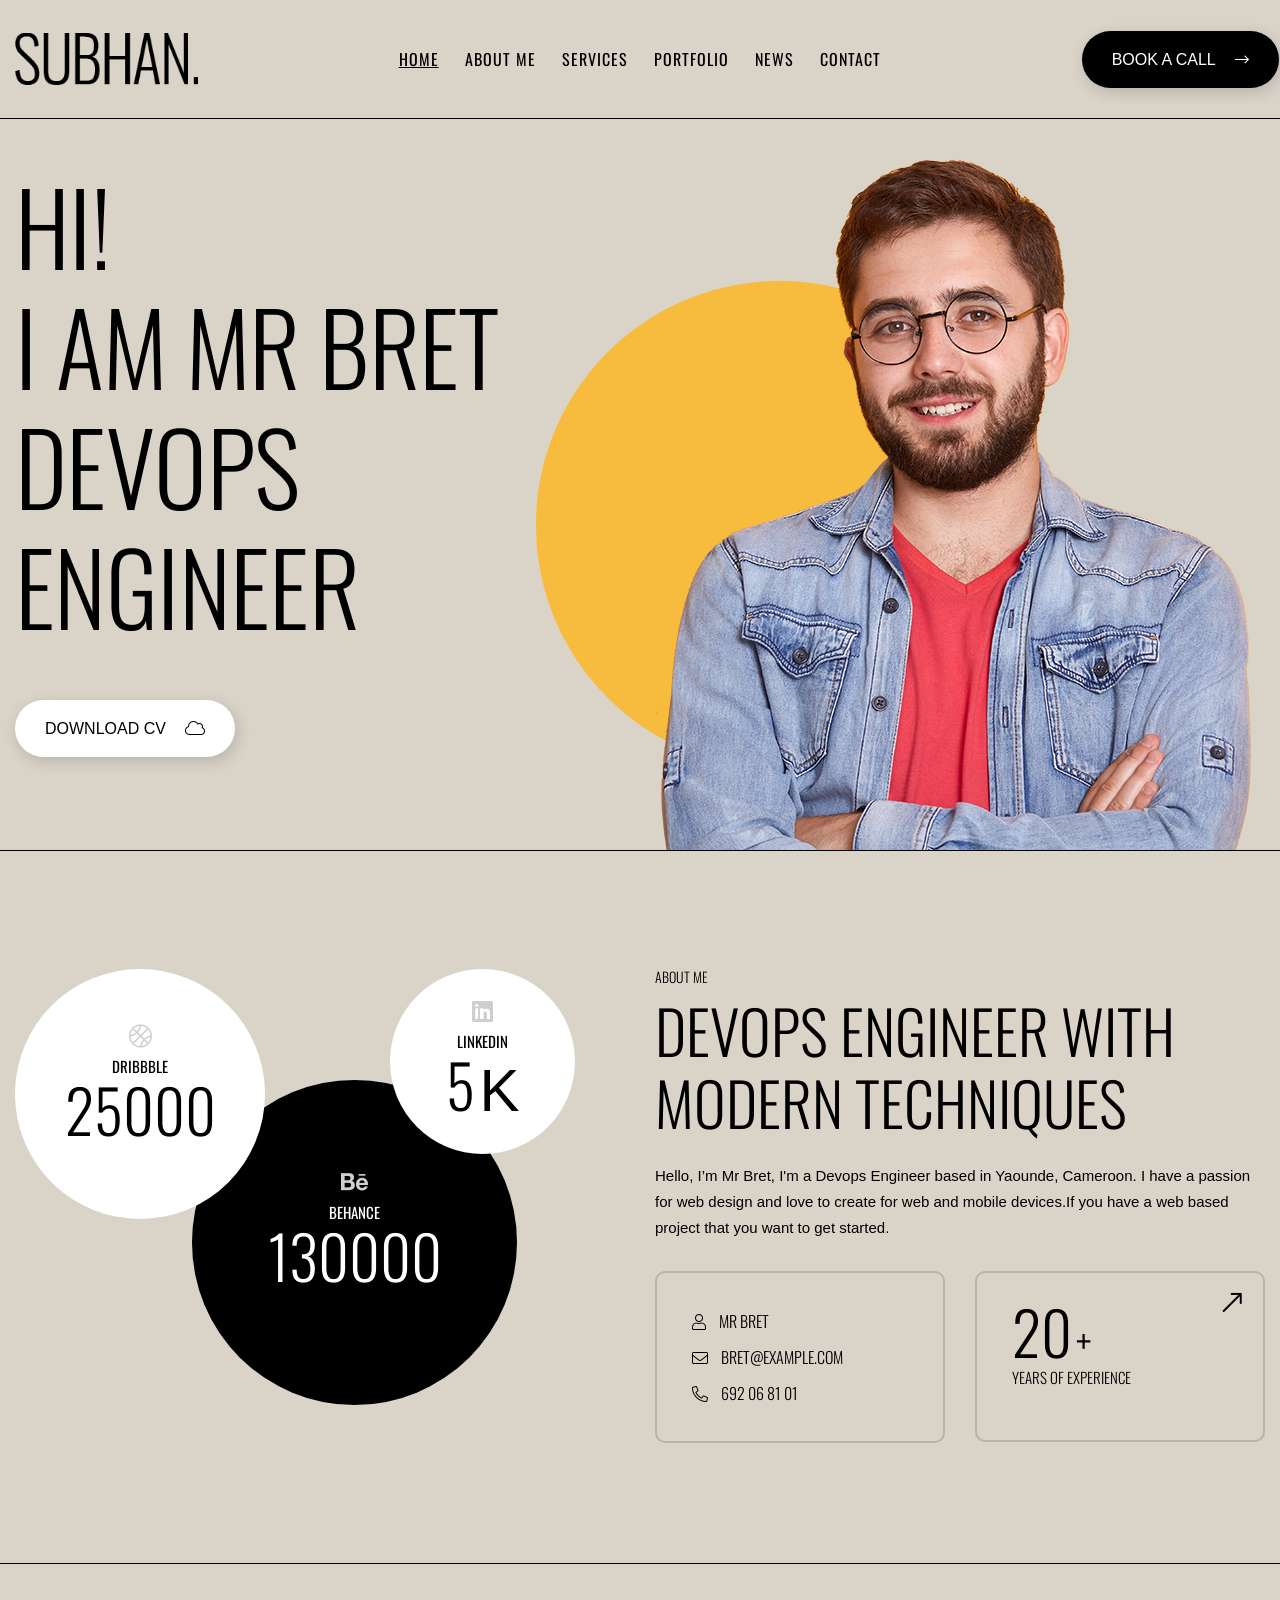
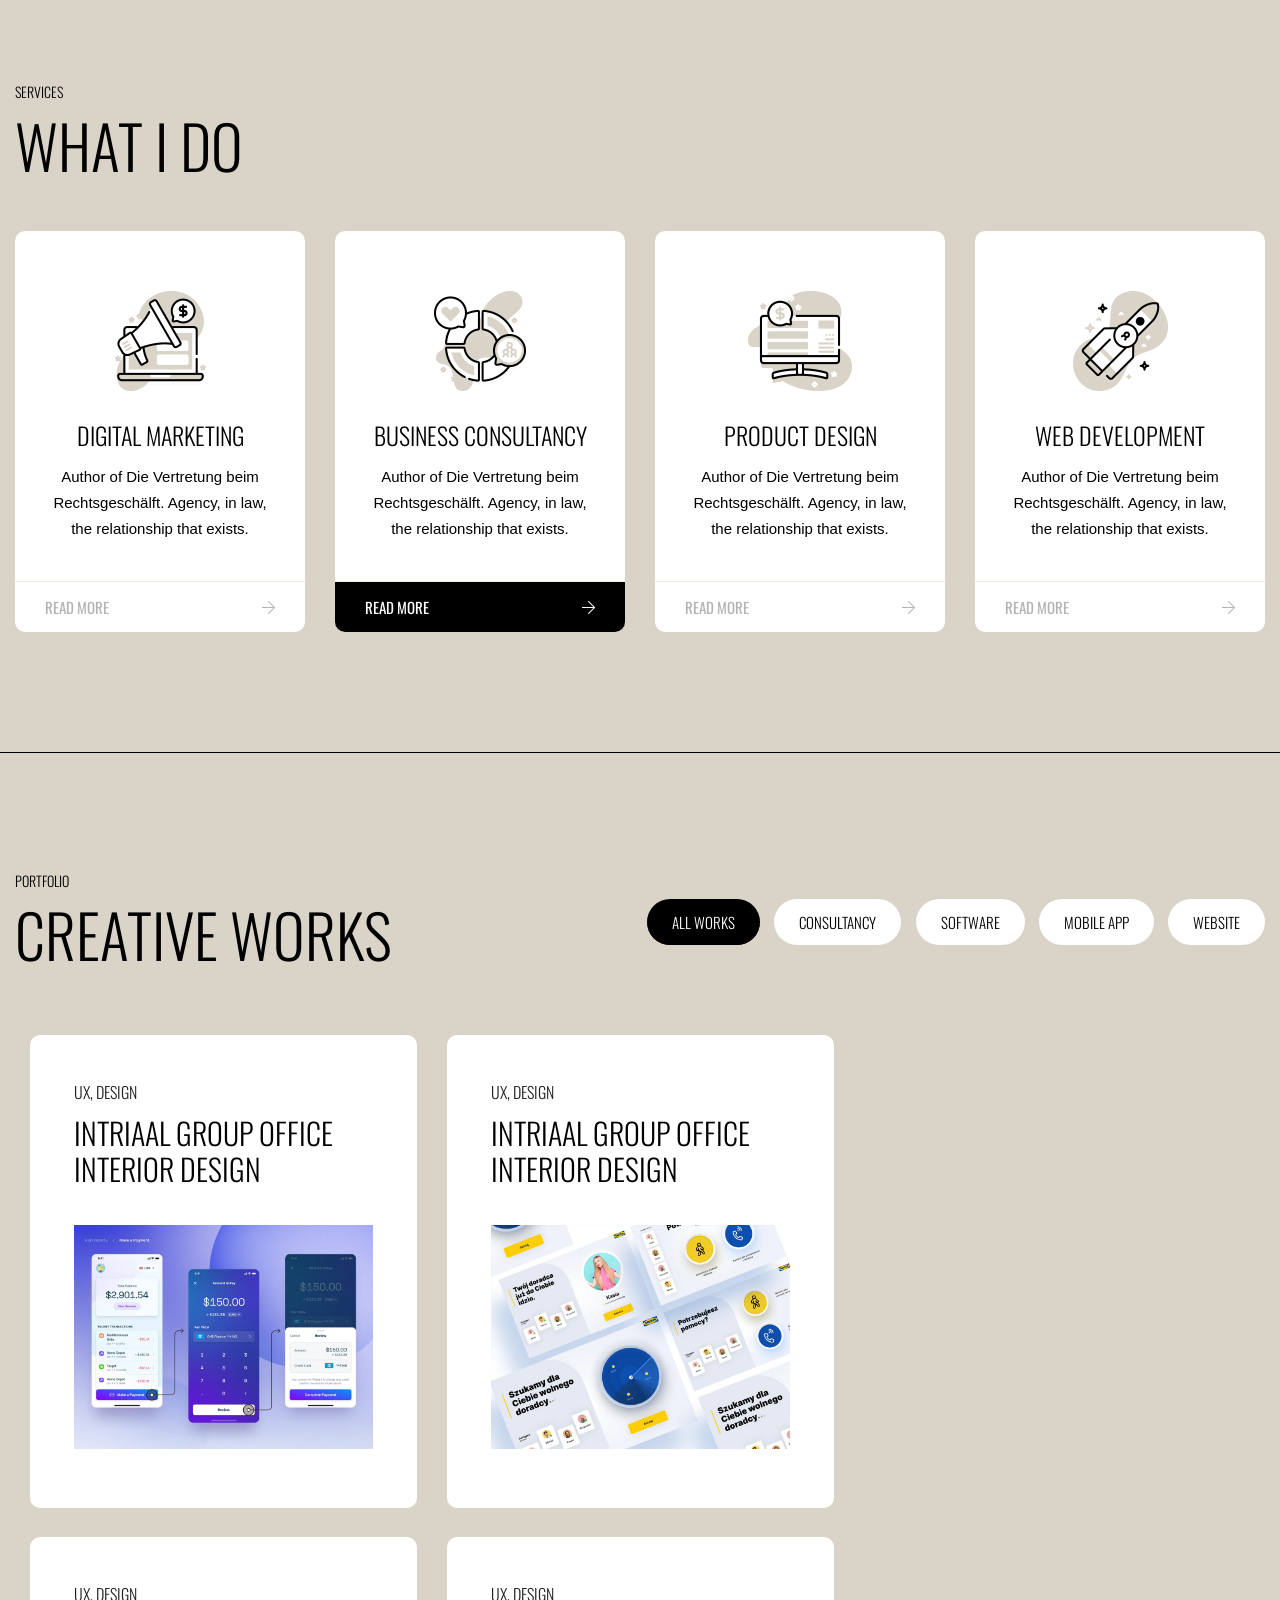
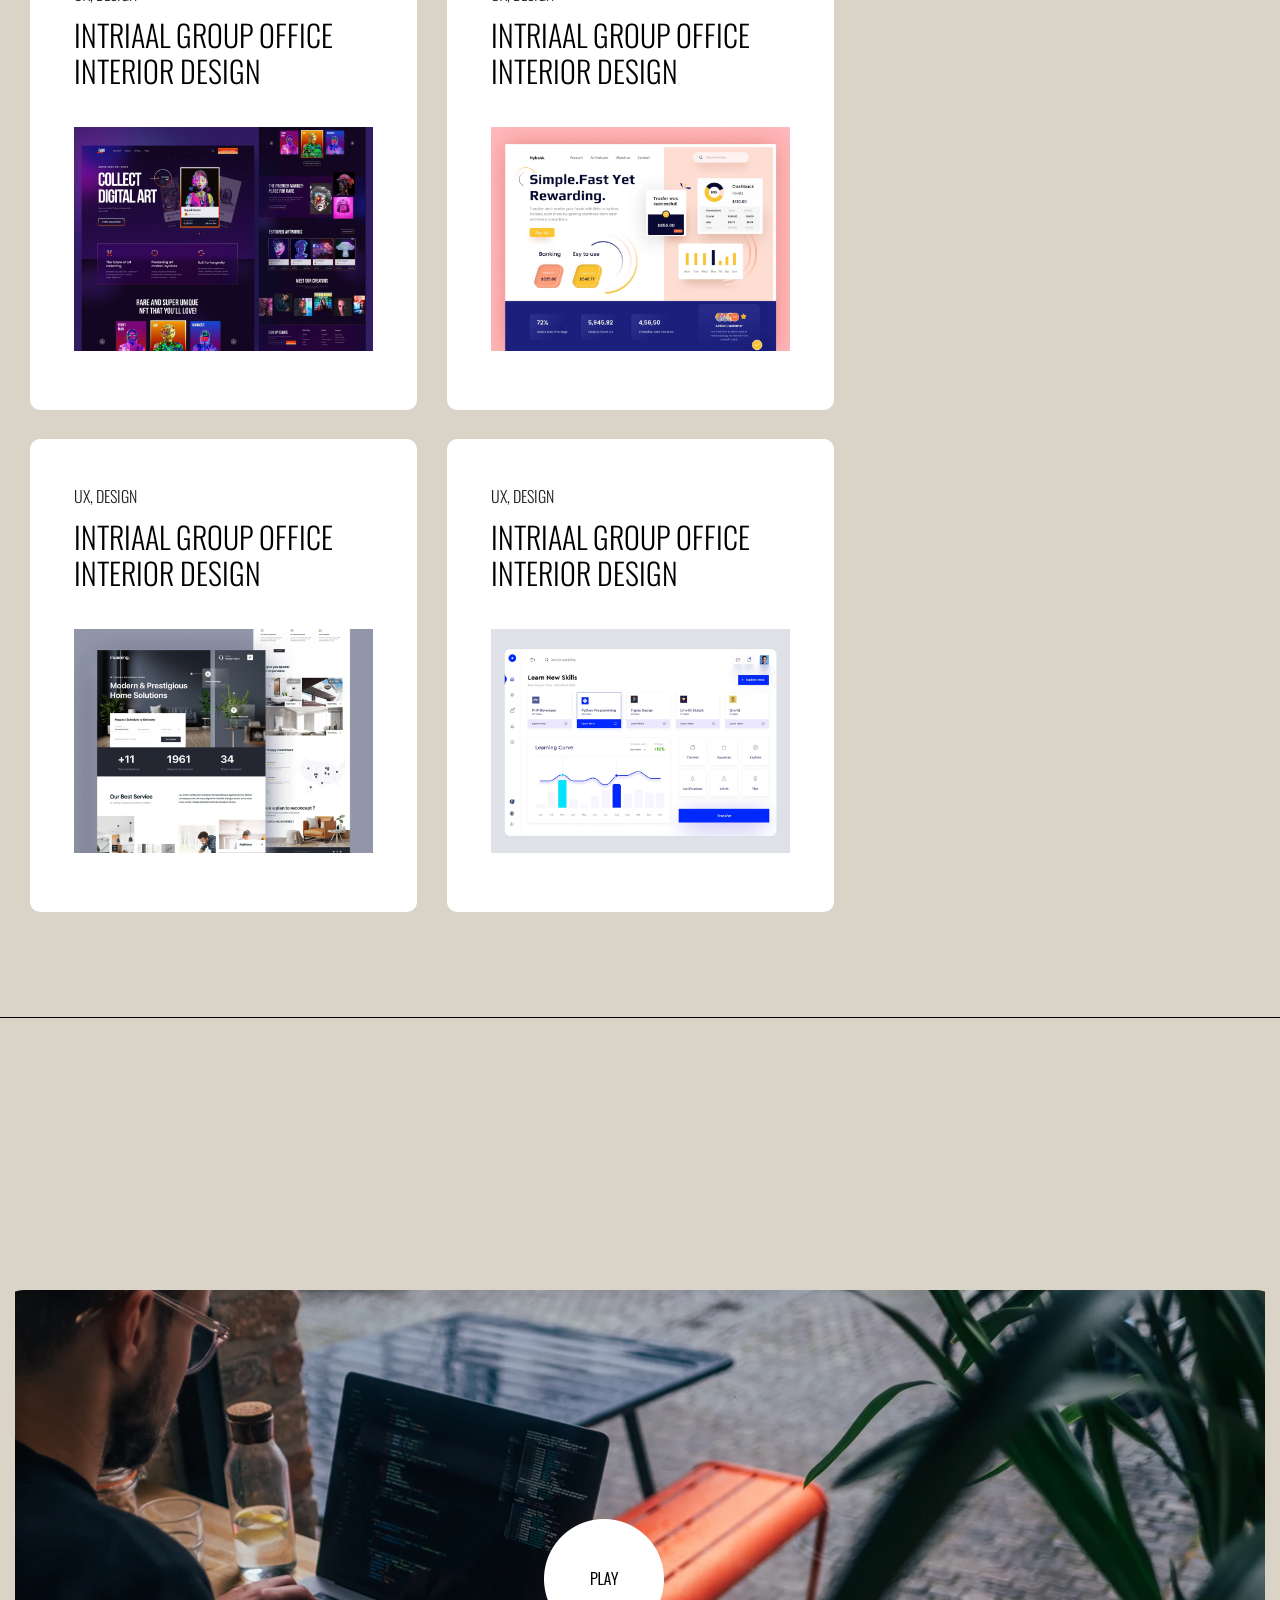
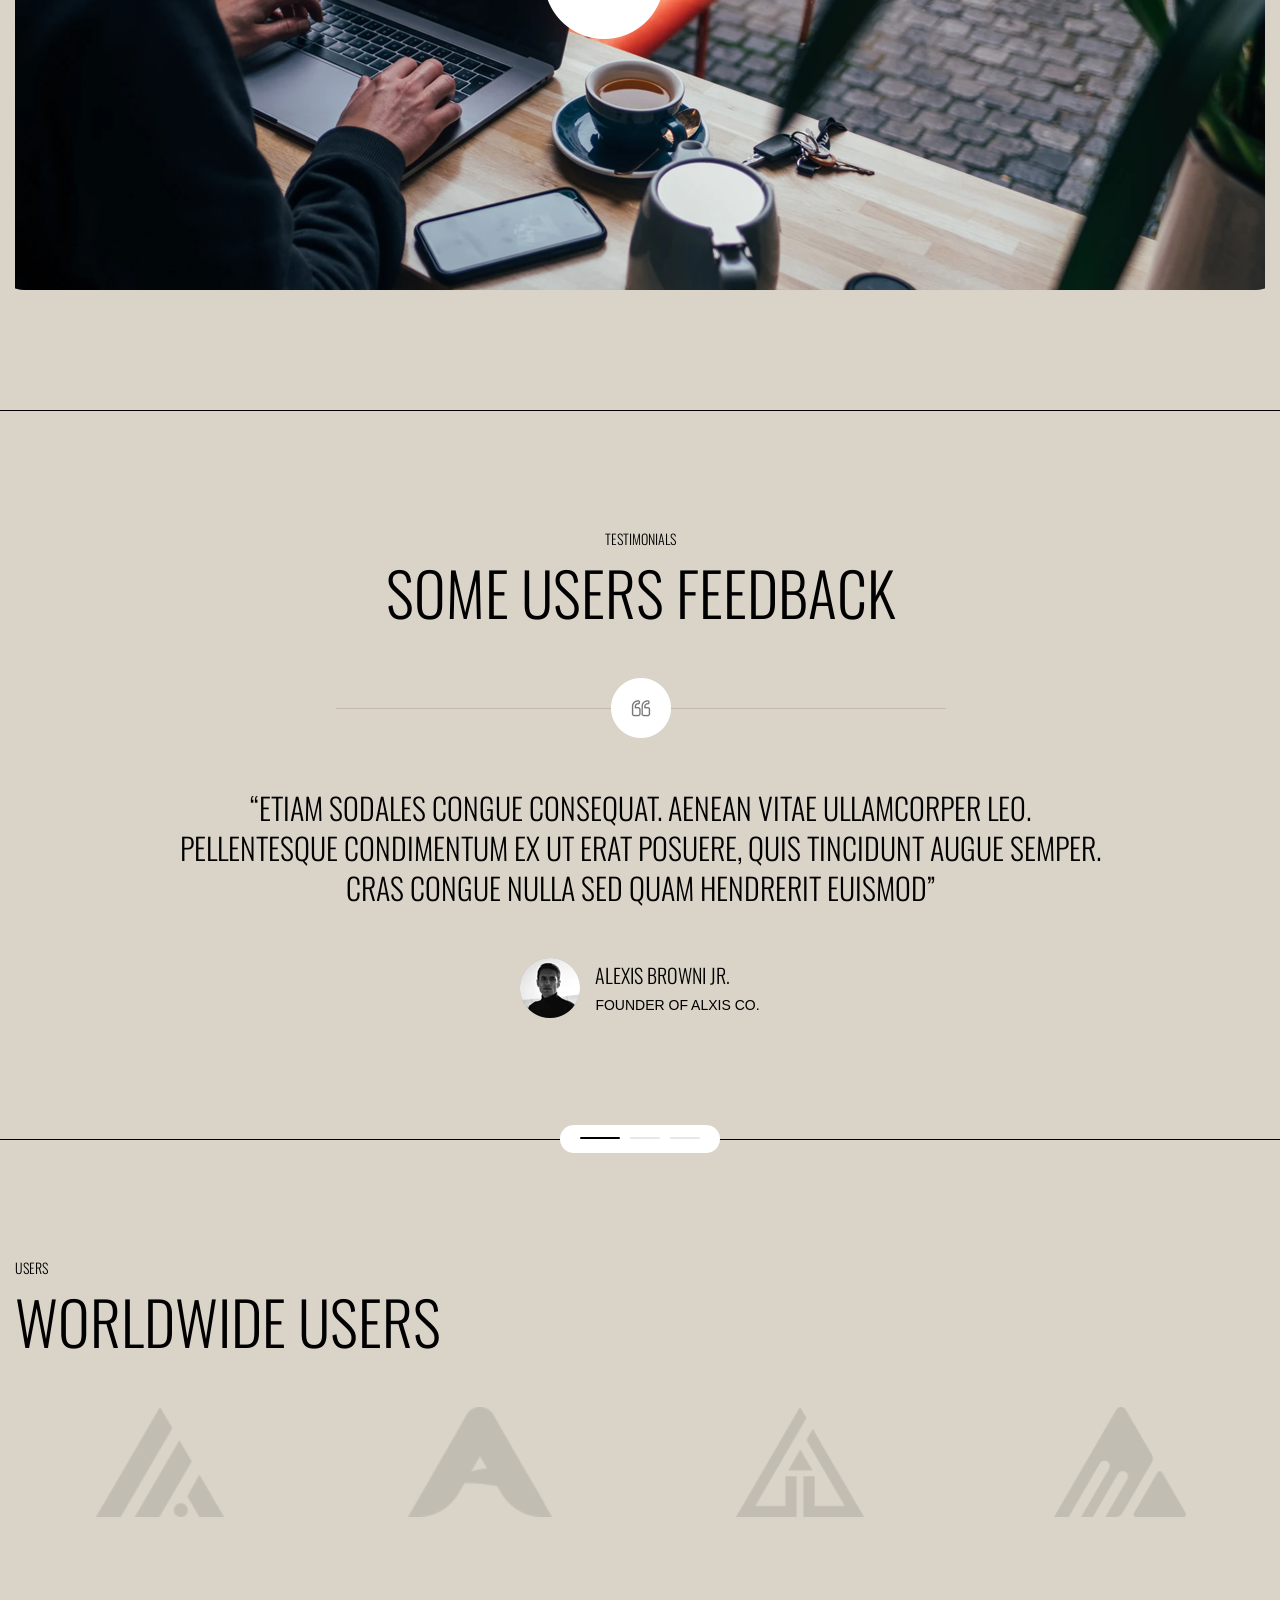
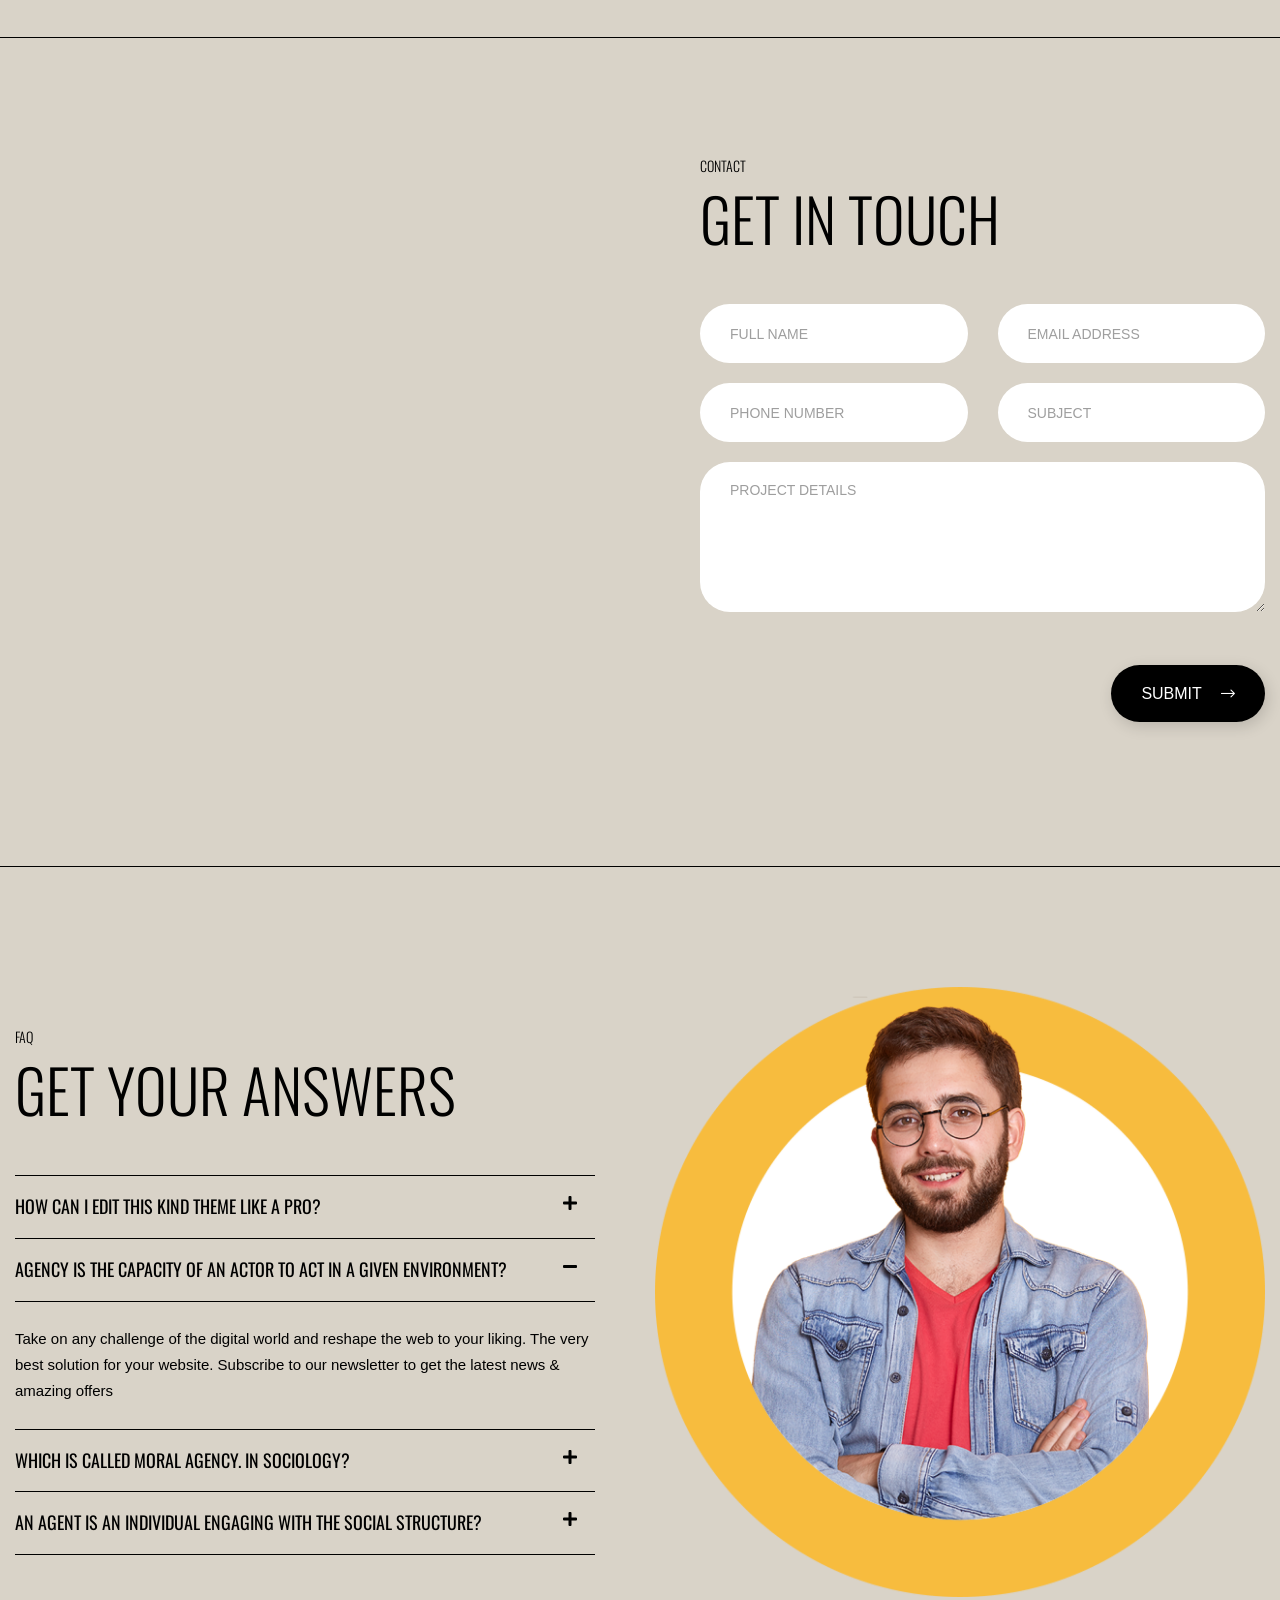
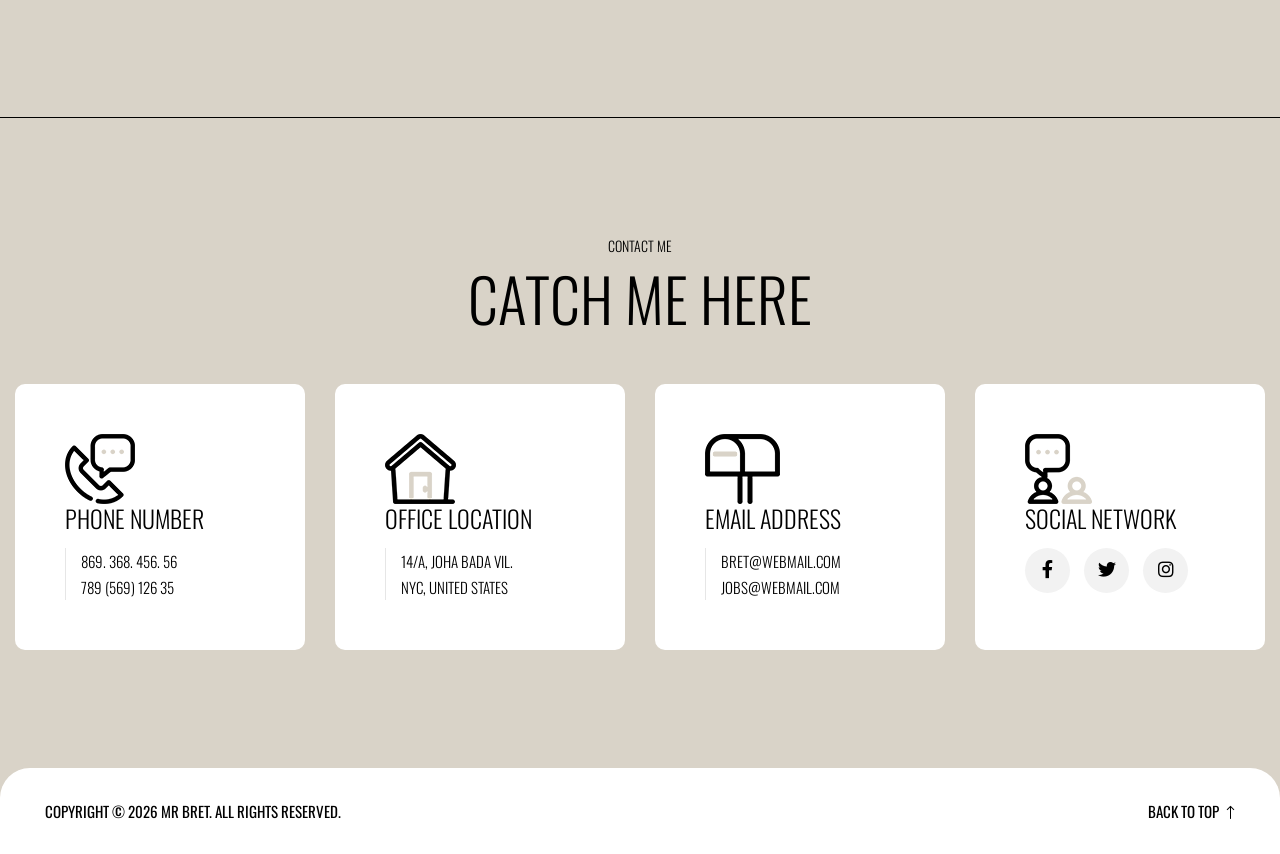
<file: index.html>
<!doctype html>
<html class="no-js" lang="zxx">
    
<head>
        <meta charset="utf-8">
        <meta http-equiv="x-ua-compatible" content="ie=edge">
        <title>Mr Bret</title>
        <meta name="description" content="">
        <meta name="viewport" content="width=device-width, initial-scale=1">
		<link rel="shortcut icon" type="image/x-icon" href="img/favicon.ico">
        <!-- Place favicon.ico in the root directory -->

		<!-- CSS here -->
        <link rel="stylesheet" href="css/bootstrap.min.css">
        <link rel="stylesheet" href="css/animate.min.css">
        <link rel="stylesheet" href="css/magnific-popup.css">
        <link rel="stylesheet" href="fontawesome/css/all.min.css">
        <link rel="stylesheet" href="font-flaticon/flaticon.css">
        <link rel="stylesheet" href="css/dripicons.css">
        <link rel="stylesheet" href="css/slick.css">
        <link rel="stylesheet" href="css/meanmenu.css">
        <link rel="stylesheet" href="css/default.css">
        <link rel="stylesheet" href="css/style.css">
        <link rel="stylesheet" href="css/responsive.css">
    </head>
    <body>
     <!-- header -->
        <header class="header-area">  
			
            <div id="header-sticky" class="menu-area">
                <div class="container brd">
                    <div class="second-menu">
                        <div class="row align-items-center">
                            <div class="col-xl-2 col-lg-2">
                                <div class="logo">
                                    <a href="index.html"><img src="img/logo/logo.png" alt="logo"></a>
                                </div>
                            </div>
                            <div class="col-xl-8 col-lg-8 text-center">
                              
                                <div class="main-menu">
                                    <nav id="mobile-menu">
                                         <ul>
                                             <li class="has-sub">
                                                <a href="#home">Home</a>
                                            </li>
                                            <li><a href="#about">about me</a></li>
                                            <li class="has-sub"> 
                                              <a href="#services">services</a>
                                            </li>
                                           <li><a href="#portfolio">portfolio</a></li>
                                            <li class="has-sub"> 
                                                <a href="blog.html">news</a>
                                            </li>
                                            <li><a href="#contact">Contact</a></li>                                                  
                                        </ul>
                                    </nav>
                                </div>
                            </div>   
                          
                            <div class="col-xl-2 col-lg-2 d-none d-lg-block">
                                 <a href="index.html#contact" class="btn ss-btn smoth-scroll">book a call <i class="fal fa-long-arrow-right"></i></a>
                                 
                            </div>
                            
                                <div class="col-12">
                                    <div class="mobile-menu"></div>
                                </div>
                        </div>
                    </div>
                </div>
            </div>
        </header>
        <!-- header-end -->
        
      
        <!-- main-area -->
        <main>
            
            <!-- search-popup -->
		<div class="modal fade bs-example-modal-lg search-bg popup1" tabindex="-1" role="dialog">
			<div class="modal-dialog modal-lg" role="document">
				<div class="modal-content search-popup">
					<div class="text-center">
						<a href="#" class="close2" data-dismiss="modal" aria-label="Close">× close</a>
					</div>
					<div class="row search-outer">
						<div class="col-md-11"><input type="text" placeholder="Search for products..." /></div>
						<div class="col-md-1 text-right"><a href="#"><i class="fa fa-search" aria-hidden="true"></i></a></div>
					</div>
				</div>
			</div>
		</div>
		<!-- /search-popup -->
            <!-- slider-area -->
            <section id="home" class="slider-area slider-four fix p-relative">
               
                <div class="slider-active">
				<div class="single-slider slider-bg d-flex align-items-center" >
                    <div class="overlay-bg " data-animation="fadeInLeft" data-delay=".2s">
                        <img src="img/slider/slider-overlay.png" alt="slider-overlay">
                    </div>
                        <div class="container brd">
                           <div class="row justify-content-center align-items-center">
                             
                                <div class="col-lg-6 col-md-6">
                                    <div class="slider-content s-slider-content">
                                         <h2 data-animation="fadeInUp" data-delay=".4s">Hi!<br>I am Mr Bret<br>Devops Engineer</h2>
                                       
                                         <div class="slider-btn mt-30 mb-85">     
                                             <a href="#about" class="btn ss-btn active mr-15 smoth-scroll">download cv <i class="fal fa-cloud"></i></a>
                                             <!-- <a href="https://www.youtube.com/watch?v=gyGsPlt06bo" class="video-i popup-video"><i class="fas fa-play"></i></a> -->
                                        </div>        
                                                              
                                    </div>
                                </div>
                                 <div class="col-lg-6 col-md-6">
                                   <div class="img-main" data-animation="fadeInRight" data-delay=".2s"> <img src="img/slider/main.png" alt="slider-overlay"></div>
                                </div>
                                
                            </div>
                        </div>
                    </div>
                    
                    </div>
                    
               
            </section>
            <!-- slider-area-end -->
            
            
            
             <!-- about-area -->
            <section id="about" class="about-area about-p p-relative fix">
                <div class="container pt-80 pb-120 brd">
                    <div class="row">
                         <div class="col-lg-6 col-md-6">
						 <div class="about-counter text-center mb-30 cr1 wow fadeInleft  animated" data-animation="fadeInLeft" data-delay=".2s">
                             <i class="fal fa-basketball-ball"></i>
                             <p>dribbble</p>
                                <div class="counter p-relative">
                                    <span class="count">50000</span>
                                </div>
                                
                            </div>
                            <div class="about-counter text-center mb-30 cr2 wow fadeInLeft  animated" data-animation="fadeInLeft" data-delay=".4s">
                                <i class="fab fa-behance"></i>
                                <p>behance</p>
                                <div class="counter p-relative">
                                    <span class="count">260000</span>
                                </div>
                                
                            </div>
							<div class="about-counter text-center mb-30 cr3 wow fadeInLeft  animated" data-animation="fadeInLeft" data-delay=".6s">
                                <i class="fab fa-linkedin"></i>
                                 <p>linkedin</p>
                                <div class="counter p-relative">
                                    <span class="count">10</span>
                                    <small>K</small>
                                </div>
                               
                            </div>
							
                        </div>                        
					<div class="col-lg-6 col-md-6">
                            <div class="about-content s-about-content wow fadeInRight  animated" data-animation="fadeInRight" data-delay=".4s">
                                <div class="about-title second-title pb-25">  
                                    <h5>About me</h5>
                                    <h2>Devops Engineer With Modern Techniques</h2>
                                   
                                </div>
                                
                                <p>Hello, I’m Mr Bret, I'm a Devops Engineer based in Yaounde, Cameroon. I have a passion for web design and love to create for web and mobile devices.If you have a web based project that you want to get started.</p>
                                <div class="row">
                                   <div class="col-lg-6 col-md-12 col-sm-12">
                                       <div class="info-box mt-15">
                                            <ul>
                                                <li><i class="fal fa-user"></i> Mr Bret</li>
                                                <li><i class="fal fa-envelope"></i> bret@example.com</li>
                                                <li><i class="fal fa-phone-alt"></i> 692 06 81 01</li>
                                            </ul>
                                       </div>
                                    </div>
                                    <div class="col-lg-6 col-md-12 col-sm-12">
                                        <div class="exp-box mt-15">
                                            <i class="fal fa-long-arrow-up"></i>
                                          <span>20 <sub>+</sub></span>
                                             <p>Years of experience</p>
                                        </div>
                                    </div>
                                
                                </div>
                      
                            </div>
                        </div>
                     
                    </div>
                </div>
            </section>
            <!-- about-area-end -->
              <!-- services-three-area -->
            <section id="services" class="services-area services-bg  p-relative fix">
                <div class="container pt-120 pb-90 brd">
                    <div class="row">
                            <div class="col-lg-12 col-md-12">
                                <div class="section-title mb-50 wow fadeInLeft  animated" data-animation="fadeInLeft" data-delay=".4s">
                                 <h5>Services</h5>
                                <h2>
                                 what i do
                                </h2>
                             
                            </div>
                            </div>
                              <div class="col-lg-3 col-md-6">
                                 <div class="s-single-services text-center mb-30 wow fadeInUp  animated" data-animation="fadeInUp" data-delay=".2s">
                                    <div class="services-icon mb-30">
                                     <img src="img/icon/se-icon4.png" alt="img">
                                    </div>
                                    <div class="second-services-content">
                                        <h3><a href="services-detail.html">Digital marketing</a></h3>
                                        <p>Author of Die Vertretung beim Rechtsgeschälft. Agency, in law, the relationship that exists.</p>
                                        <a href="services-detail.html" class="readmore">Read More <i class="fal fa-arrow-right"></i></a>
                                    </div>
                                </div>
                            </div>
                               <div class="col-lg-3 col-md-6">
                               <div class="s-single-services text-center active mb-30 wow fadeInUp  animated" data-animation="fadeInUp" data-delay=".4s">
                                    <div class="services-icon mb-30">
                                     <img src="img/icon/se-icon5.png" alt="img">
                                    </div>
                                    <div class="second-services-content">
                                        <h3><a href="services-detail.html">business consultancy</a></h3>
                                        <p>Author of Die Vertretung beim Rechtsgeschälft. Agency, in law, the relationship that exists.</p>
                                       <a href="services-detail.html" class="readmore">Read More <i class="fal fa-arrow-right"></i></a>
                                    </div>
                                </div>
                            </div>
                              <div class="col-lg-3 col-md-6">
                                <div class="s-single-services text-center mb-30 wow fadeInUp  animated" data-animation="fadeInUp" data-delay=".6s">
                                    <div class="services-icon mb-30">
                                      <img src="img/icon/se-icon6.png" alt="img">
                                    </div>
                                    <div class="second-services-content">
                                        <h3><a href="services-detail.html">product design</a></h3>                                        
                                        <p>Author of Die Vertretung beim Rechtsgeschälft. Agency, in law, the relationship that exists.</p>
                                       <a href="services-detail.html" class="readmore">Read More <i class="fal fa-arrow-right"></i></a>
                                    </div>
                                </div>
                            </div>
                              <div class="col-lg-3 col-md-6">
                                <div class="s-single-services text-center mb-30 wow fadeInUp  animated" data-animation="fadeInUp" data-delay=".8s">
                                    <div class="services-icon mb-30">
                                      <img src="img/icon/se-icon7.png" alt="img">
                                    </div>
                                    <div class="second-services-content">
                                        <h3><a href="services-detail.html">web development</a></h3>                                        
                                        <p>Author of Die Vertretung beim Rechtsgeschälft. Agency, in law, the relationship that exists.</p>
                                       <a href="services-detail.html" class="readmore">Read More <i class="fal fa-arrow-right"></i></a>
                                    </div>
                                </div>
                            </div>
                       
                        </div>
					
                     
                    </div>
            </section>
           <!-- services-three-area -->
            
            <!-- gallery-area -->
            <section id="portfolio">
                <div class="container pt-120 pb-90 brd">                  
					<div class="portfolio ">
                        <div class="row align-items-center mb-50">
                            <div class="col-lg-5">
                                 <div class="section-title wow fadeInLeft  animated" data-animation="fadeInLeft" data-delay=".4s">
                                 <h5>portfolio</h5>
                                <h2>
                                 creative works
                                </h2>
                             
                            </div>
                                
                            </div>
                            <div class="col-lg-7">
                                 <div class="my-masonry text-right wow fadeInRight  animated" data-animation="fadeInRight" data-delay=".4s">
                            <div class="button-group filter-button-group ">
                                <button class="active" data-filter="*">all works</button>
								 <button data-filter=".financial">consultancy</button>
								<button data-filter=".banking">software</button>	
								<button data-filter=".insurance">mobile app</button>
								<button data-filter=".family">website</button>
							</div>
                        </div>
                            </div>
                        </div>
                      

                <div class="grid col3 wow fadeInUp  animated" data-animation="fadeInUp" data-delay=".4s">
				   			 <div class="grid-item financial">
                        	<a class="popup-image" href="img/gallery/protfolio-img01.jpg">
                            <figure class="gallery-image">
                             <figcaption>
                                
                                <span>ux, design</span>
                                <h4>Intriaal Group Office Interior design</h4>
                            </figcaption>
                              <img src="img/gallery/protfolio-img01.jpg" alt="img" class="img">      
                               
                            </figure>
                          </a>
                    </div>
					<div class="grid-item financial banking">
                       <a class="popup-image" href="img/gallery/protfolio-img02.jpg">
                            <figure class="gallery-image">
                            <figcaption>
                                
                                <span>ux, design</span>
                                <h4>Intriaal Group Office Interior design</h4>
                            </figcaption>
                             <img src="img/gallery/protfolio-img02.jpg" alt="img" class="img">      
                              
                            </figure>
                          </a>
                    </div>
                     <div class="grid-item insurance">
                        	<a class="popup-image" href="img/gallery/protfolio-img03.jpg">
                            <figure class="gallery-image">
                                <figcaption>
                                  <span>ux, design</span>
                                <h4>Intriaal Group Office Interior design</h4>
                                </figcaption>
                               <img src="img/gallery/protfolio-img03.jpg" alt="img" class="img">      
                                  
                            </figure>
                          </a>
                    </div>
                     <div class="grid-item family">
                        	<a class="popup-image" href="img/gallery/protfolio-img04.jpg">
                            <figure class="gallery-image">
                                 <figcaption>
                                  <span>ux, design</span>
                                <h4>Intriaal Group Office Interior design</h4>
                                </figcaption>
                                <img src="img/gallery/protfolio-img04.jpg" alt="img" class="img">      
                               
                            </figure>
                          </a>
                    </div>
                    <div class="grid-item business">
                        <a class="popup-image" href="img/gallery/protfolio-img05.jpg">
                            <figure class="gallery-image">
                                 <figcaption>
                                 <span>ux, design</span>
                                <h4>Intriaal Group Office Interior design</h4>
                                </figcaption>
                                <img src="img/gallery/protfolio-img05.jpg" alt="img" class="img">      	
                                
                            </figure>
                          </a>
                    </div>
                     <div class="grid-item financial">
                        	<a class="popup-image" href="img/gallery/protfolio-img06.jpg">
                            <figure class="gallery-image">
                                 <figcaption>
                                  <span>ux, design</span>
                                <h4>Intriaal Group Office Interior design</h4>
                                </figcaption>
                             <img src="img/gallery/protfolio-img06.jpg" alt="img" class="img">              
                                
                            </figure>
                          </a>
                    </div>
                                     </div>

        </div>
                </div>
            </section>
            <!-- gallery-area-end -->
           
            <!-- video-area -->
            <section id="video" class="video-area video-p p-relative">
                <div class="container pt-120 pb-120 brd">
                    <div class="row align-items-end">
                         <div class="col-lg-10 col-md-12 col-sm-12 pr-30">
                              <div class="section-title wow fadeInLeft  animated" data-animation="fadeInLeft" data-delay=".4s">
                                 <h5>call to action</h5>
                                <h2>
                                 let's work together on your next project
                                </h2>
                             
                            </div>
                        </div>
                        
					<div class="col-lg-2 col-md-12 col-sm-12 d-none d-lg-block">
                            <a href="#contact" class="btn ss-btn smoth-scroll wow fadeInRight  animated" data-animation="fadeInRight" data-delay=".4s">Get A Quote <i class="fal fa-long-arrow-right"></i></a>
                        </div>
                        
                     
                    </div>
                     <div class="row">
                        <div class="col-12">
                            <div class="s-video-wrap wow fadeInUp animated" data-animation="fadeInUp animated" data-delay=".2s" style="background-image:url(img/bg/video.png)">
                                <div class="s-video-content">
                                    <a href="https://www.youtube.com/watch?v=7e90gBu4pas" class="popup-video"><img src="img/bg/play-btn.png" alt="circle_right"></a>
                                  
                                </div>
                            </div>
                        </div>
                    </div>
                </div>
            </section>
            <!-- video-area-end -->
            <!-- testimonial-area -->
            <section class="testimonial-area text-center">
                <div class="container pt-120 pb-60 brd">
                    <div class="row">
                    
                        <div class="col-lg-12">
                                 <div class="section-title text-center mb-50 wow fadeInDown  animated" data-animation="fadeInDown" data-delay=".4s">
                                 <h5>testimonials</h5>
                                <h2>
                                    some users feedback
                                </h2>
                             
                            </div>
                                
                            </div>
                    </div>
                    <div class="row justify-content-center">
                         <div class="col-lg-9">
                            <div class="testimonial-active wow fadeInUp  animated" data-animation="fadeInUp" data-delay=".4s">
                                <div class="single-testimonial-outer">
                                <div class="single-testimonial">
                                    <div class="qt-img">
                                        <img src="img/testimonial/qt-icon.png" alt="img">
                                    </div>
                                    
                                    <p>“Etiam sodales congue consequat. Aenean vitae ullamcorper leo. Pellentesque condimentum ex ut erat posuere, quis tincidunt augue semper. Cras congue nulla sed quam hendrerit euismod”</p>
                                    <div class="testi-author">
                                        <img src="img/testimonial/testi_avatar.png" alt="img">
                                         <div class="ta-info">
                                            <h6>Alexis browni JR.</h6>
                                            <span>founder of alxis co.</span>
                                        </div>
                                    </div>
                                    
                                   
                                </div>
                                </div>
                               <div class="single-testimonial-outer">
                                <div class="single-testimonial">
                                    <div class="qt-img">
                                        <img src="img/testimonial/qt-icon.png" alt="img">
                                    </div>                                    
                                     
                                    <p>“Etiam sodales congue consequat. Aenean vitae ullamcorper leo. Pellentesque condimentum ex ut erat posuere, quis tincidunt augue semper. Cras congue nulla sed quam hendrerit euismod”.</p>
                                    <div class="testi-author">
                                        <img src="img/testimonial/testi_avatar.png" alt="img">
                                        <div class="ta-info">
                                        <h6>Paul M. Matney</h6>
                                        <span>Lawyer</span>
                                    </div>
                                    </div>
                                    
                                   
                                </div>
                                </div>
                                <div class="single-testimonial-outer">
                                <div class="single-testimonial">
                                    <div class="qt-img">
                                        <img src="img/testimonial/qt-icon.png" alt="img">
                                    </div>
                                    
                                    <p>“Etiam sodales congue consequat. Aenean vitae ullamcorper leo. Pellentesque condimentum ex ut erat posuere, quis tincidunt augue semper. Cras congue nulla sed quam hendrerit euismod”</p>
                                    <div class="testi-author">
                                        <img src="img/testimonial/testi_avatar.png" alt="img">
                                         <div class="ta-info">
                                            <h6>Alexis browni JR.</h6>
                                            <span>founder of alxis co.</span>
                                        </div>
                                    </div>
                                    
                                   
                                </div>
                                </div>
                            </div>
                        </div>
                    </div>
                </div>
            </section>
            <!-- testimonial-area-end -->
              <!-- brand-area -->
            <section class="brand-area">
                <div class="container pt-120 pb-120 brd">
                     <div class="row">
                    
                        <div class="col-lg-12">
                                 <div class="section-title mb-50 wow fadeInLeft  animated" data-animation="fadeInLeft" data-delay=".4s">
                                 <h5>users</h5>
                                <h2>
                                   worldwide users
                                </h2>
                             
                            </div>
                                
                            </div>
                    </div>
                    <div class="row brand-active">
                        <div class="col-xl-2">
                            <div class="single-brand">
                                 <img src="img/brand/b-logo1.png" alt="img">
                            </div>
                        </div>
                       <div class="col-xl-2">
                            <div class="single-brand">
                                     <img src="img/brand/b-logo2.png" alt="img">
                            </div>
                        </div>
                        <div class="col-xl-2">
                            <div class="single-brand">
                                  <img src="img/brand/b-logo3.png" alt="img">
                            </div>
                        </div>
                        <div class="col-xl-2">
                            <div class="single-brand">
                                  <img src="img/brand/b-logo4.png" alt="img">
                            </div>
                        </div>
                         <div class="col-xl-2">
                            <div class="single-brand">
                                 <img src="img/brand/b-logo5.png" alt="img">
                            </div>
                        </div>
                        <div class="col-xl-2">
                            <div class="single-brand">
                                  <img src="img/brand/b-logo3.png" alt="img">
                            </div>
                        </div>
                        
                    </div>
                </div>
            </section>
            <!-- brand-area-end -->
              
             <!-- contact-area -->
            <section id="contact" class="contact-area contact-bg fix">
                <div class="container pt-120 pb-120 brd">
             
					<div class="row">
						
                        <div class="col-lg-6">
                           <iframe src="https://www.google.com/maps/embed?pb=!1m18!1m12!1m3!1d212867.83634504632!2d-112.24455686962897!3d33.52582710700138!2m3!1f0!2f0!3f0!3m2!1i1024!2i768!4f13.1!3m3!1m2!1s0x872b743829374b03%3A0xabaac255b1e43fbe!2sPlexus%20Worldwide!5e0!3m2!1sen!2sin!4v1618567685329!5m2!1sen!2sin" width="100" height="580" style="border:0;" allowfullscreen="" loading="lazy"></iframe>
                        </div>
                        <div class="col-lg-6 pl-60">
                           <div class="section-title mb-50 wow fadeInLeft  animated" data-animation="fadeInLeft" data-delay=".4s">
                                 <h5>contact</h5>
                                <h2>
                                   get in touch
                                </h2>
                             
                            </div>
						<form action="https://htmldemo.zcubethemes.com/subhan/mail.php" method="post" class="contact-form wow fadeInLeft  animated" data-animation="fadeInLeft" data-delay=".4s">
							<div class="row">
                            <div class="col-lg-6">
                                <div class="contact-field p-relative c-name mb-20">                                    
                                   <input type="text" id="firstn" name="firstn" placeholder="Full Name" required>
                                </div>                               
                            </div>
							<div class="col-lg-6">                               
                                <div class="contact-field p-relative c-email mb-20">                                    
                                     <input type="text" id="email" name="email" placeholder="email address" required>
                                </div>                                
                            </div>
							<div class="col-lg-6">                               
                                <div class="contact-field p-relative c-subject mb-20">                                   
                                     <input type="text" id="phone" name="phone" placeholder="phone number" required>
                                </div>
                            </div>		
                            <div class="col-lg-6">                               
                                <div class="contact-field p-relative c-subject mb-20">                                   
                                    <input name="services" id="sr" type="text" placeholder="subject">
                                </div>
                            </div>	
                            <div class="col-lg-12">
                                <div class="contact-field p-relative c-message mb-45">                                  
                                   <textarea name="message" id="message" cols="30" rows="10" placeholder="project details"></textarea>
                                </div>
                                                          
                            </div>
                                <div class="col-lg-12 text-right">
                               
                                <div class="slider-btn">                                          
                                    <div class="slider-btn">     
                                             <button class="btn ss-btn">Submit <i class="fal fa-long-arrow-right"></i></button >
                                             
                                        </div>        	
                                </div>                             
                            </div>
                            </div>
                        
                    </form>
						</div>
                        
					</div>
                    
                </div>
               
            </section>
            <!-- contact-area-end -->
            
              <!-- faq-area -->
            <section id="faq" class="faq-area fix">             
                <div class="container pt-120 pb-120 brd">   
                    <div class="row align-items-center">
                        <div class="col-lg-6 col-md-6">
                              <div class="section-title mb-50 wow fadeInLeft  animated" data-animation="fadeInLeft" data-delay=".4s">
                                   <h5>faq</h5>
                                    <h2>get your answers</h2>   
                            </div>
                            <div class="faq-wrap pr-30 wow fadeInUp  animated" data-animation="fadeInUp" data-delay=".4s">
                                <div class="accordion" id="accordionExample">
                                    <div class="card">
                                        <div class="card-header" id="headingOne">
                                            <h2 class="mb-0">
                                                <button class="faq-btn collapsed" type="button" data-toggle="collapse" data-target="#collapseOne" aria-expanded="false" aria-controls="collapseOne">
                                                   how can i edit this kind theme like a pro?
                                                </button>
                                            </h2>
                                        </div>
                                        <div id="collapseOne" class="collapse" aria-labelledby="headingOne" data-parent="#accordionExample" style="">
                                            <div class="card-body">
                                               Take on any challenge of the digital world and reshape the web to your liking. The very best solution for your website. Subscribe to our newsletter to get the latest news & amazing offers
                                            </div>
                                        </div>
                                    </div>
                                    <div class="card">
                                        <div class="card-header" id="headingTwo">
                                            <h2 class="mb-0">
                                                <button class="faq-btn" type="button" data-toggle="collapse" data-target="#collapseTwo" aria-expanded="true" aria-controls="collapseTwo">
                                                   Agency is the capacity of an actor to act in a given environment?
                                                </button>
                                            </h2>
                                        </div>
                                        <div id="collapseTwo" class="collapse show" aria-labelledby="headingTwo" data-parent="#accordionExample" style="">
                                            <div class="card-body">
                                                 Take on any challenge of the digital world and reshape the web to your liking. The very best solution for your website. Subscribe to our newsletter to get the latest news & amazing offers
                                            </div>
                                        </div>
                                    </div>
                                    <div class="card">
                                        <div class="card-header" id="headingThree">
                                            <h2 class="mb-0">
                                                <button class="faq-btn collapsed" type="button" data-toggle="collapse" data-target="#collapseThree" aria-expanded="false" aria-controls="collapseThree">
                                                   which is called moral agency. In sociology?
                                                </button>
                                            </h2>
                                        </div>
                                        <div id="collapseThree" class="collapse" aria-labelledby="headingThree" data-parent="#accordionExample" style="">
                                            <div class="card-body">
                                                Take on any challenge of the digital world and reshape the web to your liking. The very best solution for your website. Subscribe to our newsletter to get the latest news & amazing offers
                                            </div>
                                        </div>
                                    </div>
                                    <div class="card">
                                        <div class="card-header" id="headingFoure">
                                            <h2 class="mb-0">
                                                <button class="faq-btn collapsed" type="button" data-toggle="collapse" data-target="#collapseFoure" aria-expanded="false" aria-controls="collapseThree">
                                                 an agent is an individual engaging with the social structure?
                                                </button>
                                            </h2>
                                        </div>
                                        <div id="collapseFoure" class="collapse" aria-labelledby="headingFoure" data-parent="#accordionExample" style="">
                                            <div class="card-body">
                                                Take on any challenge of the digital world and reshape the web to your liking. The very best solution for your website. Subscribe to our newsletter to get the latest news & amazing offers
                                            </div>
                                        </div>
                                    </div>
                                    
                                </div>
                            </div>
                        </div>
                        <div class="col-lg-6 col-md-6">
                            <div class="faq-wrap-img wow fadeInRight animated" data-animation="fadeInRight" data-delay=".4s">
                               <img src="img/bg/faq.png" alt="img">
                            </div>
                        </div>
                      
                        
                    </div>
                </div>
            </section>
            <!-- faq-area-end -->   
        </main>
        <!-- main-area-end -->
         <!-- footer -->
        <footer class="footer-bg footer-p pt-120">
            <div class="footer-top p-relative">
                <div class="container">
                    <div class="row">
                        <div class="col-lg-12">
                              <div class="section-title mb-50 text-center wow fadeInDown animated" data-animation="fadeInDown" data-delay=".4s">
                                   <h5>contact me</h5>
                                    <h2>catch me here</h2>   
                            </div>
                        
                        </div>
                    </div>
                    <div class="row justify-content-between">
                        
                         <div class="col-xl-3 col-lg-3 col-sm-6">
                            <div class="footer-widget mb-30 wow fadeInUp animated" data-animation="fadeInUp" data-delay=".4s">
                                 <div class="f-widget-title mb-15">
                                   <img src="img/icon/f-phone-call.png" alt="img">
                                    <h2>phone number</h2>
                                </div>
                                <div class="f-contact">
                                    <ul>
                                     <li>
                                        869. 368. 456. 56<br> 789 (569) 126 35
                                    </li>
                                   </ul>
                                </div>
                            </div>
                        </div>
						<div class="col-xl-3 col-lg-3 col-sm-6">
                            <div class="footer-widget mb-30 wow fadeInUp animated" data-animation="fadeInUp" data-delay=".4s">
                                  <div class="f-widget-title mb-15">
									   <img src="img/icon/f-location.png" alt="img">
										 <h2>office location</h2>
									</div>
									<div class="f-contact">
										<ul>
										  <li>
												14/A, Joha Bada Vil.<br>NYC, United States
											</li>
										</ul>
                                    </div>
                            </div>
                        </div>
                        <div class="col-xl-3 col-lg-3 col-sm-6">
                            <div class="footer-widget mb-30 wow fadeInUp animated" data-animation="fadeInUp" data-delay=".4s">
                                <div class="f-widget-title mb-15">
                                   <img src="img/icon/f-email.png" alt="img">
                                    <h2>email address</h2>
                                </div>
                                <div class="f-contact">
                                    <ul>
                                    <li>
                                       bret@webmail.com<br>jobs@webmail.com
                                    </li>
                                </ul>
                                    
                                    </div>
                            </div>
                        </div>  
                        <div class="col-xl-3 col-lg-3 col-sm-6">
                            <div class="footer-widget mb-30 wow fadeInUp animated" data-animation="fadeInUp" data-delay=".4s">
                                 <div class="f-widget-title mb-15">
                                   <img src="img/icon/social-net-icon.png" alt="img">
                                     <h2>social network</h2>
                                </div>
                                <div class="f-contact">
                                    <div class="footer-social">                                    
                                    <a href="#"><i class="fab fa-facebook-f"></i></a>
                                    <a href="#"><i class="fab fa-twitter"></i></a>
                                    <a href="#"><i class="fab fa-instagram"></i></a>
                                </div>        
                                    
                                    </div>
                                
                            </div>
                        </div>
                      
                        
                    </div>
                    <div class="row align-items-center copyright-wrap">
                        <div class="col-lg-6">                         
                              Copyright © 2026 Mr Bret. All rights reserved.          
                        </div>
                        <div class="col-lg-6 text-right text-xl-right">                       
                          <a href="#home" class="smoth-scroll">back to top <i class="fal fa-long-arrow-up"></i></a>
                        </div>
                        
                    </div>
                </div>
            </div>
         
        </footer>
        <!-- footer-end -->
		<!-- JS here -->
        <script src="js/vendor/modernizr-3.5.0.min.js"></script>
        <script src="js/vendor/jquery-3.6.0.min.js"></script>
        <script src="js/popper.min.js"></script>
        <script src="js/bootstrap.min.js"></script>
        <script src="js/one-page-nav-min.js"></script>
        <script src="js/slick.min.js"></script>
        <script src="js/ajax-form.js"></script>
        <script src="js/paroller.js"></script>
        <script src="js/wow.min.js"></script>
        <script src="js/js_isotope.pkgd.min.js"></script>
        <script src="js/imagesloaded.min.js"></script>
        <script src="js/parallax.min.js"></script>
         <script src="js/jquery.waypoints.min.js"></script>
        <script src="js/jquery.counterup.min.js"></script>
        <script src="js/jquery.scrollUp.min.js"></script>
        <script src="js/jquery.meanmenu.min.js"></script>
        <script src="js/parallax-scroll.js"></script>
        <script src="js/jquery.magnific-popup.min.js"></script>
        <script src="js/element-in-view.js"></script>
        <script src="js/main.js"></script>
    </body>

</html>
</file>
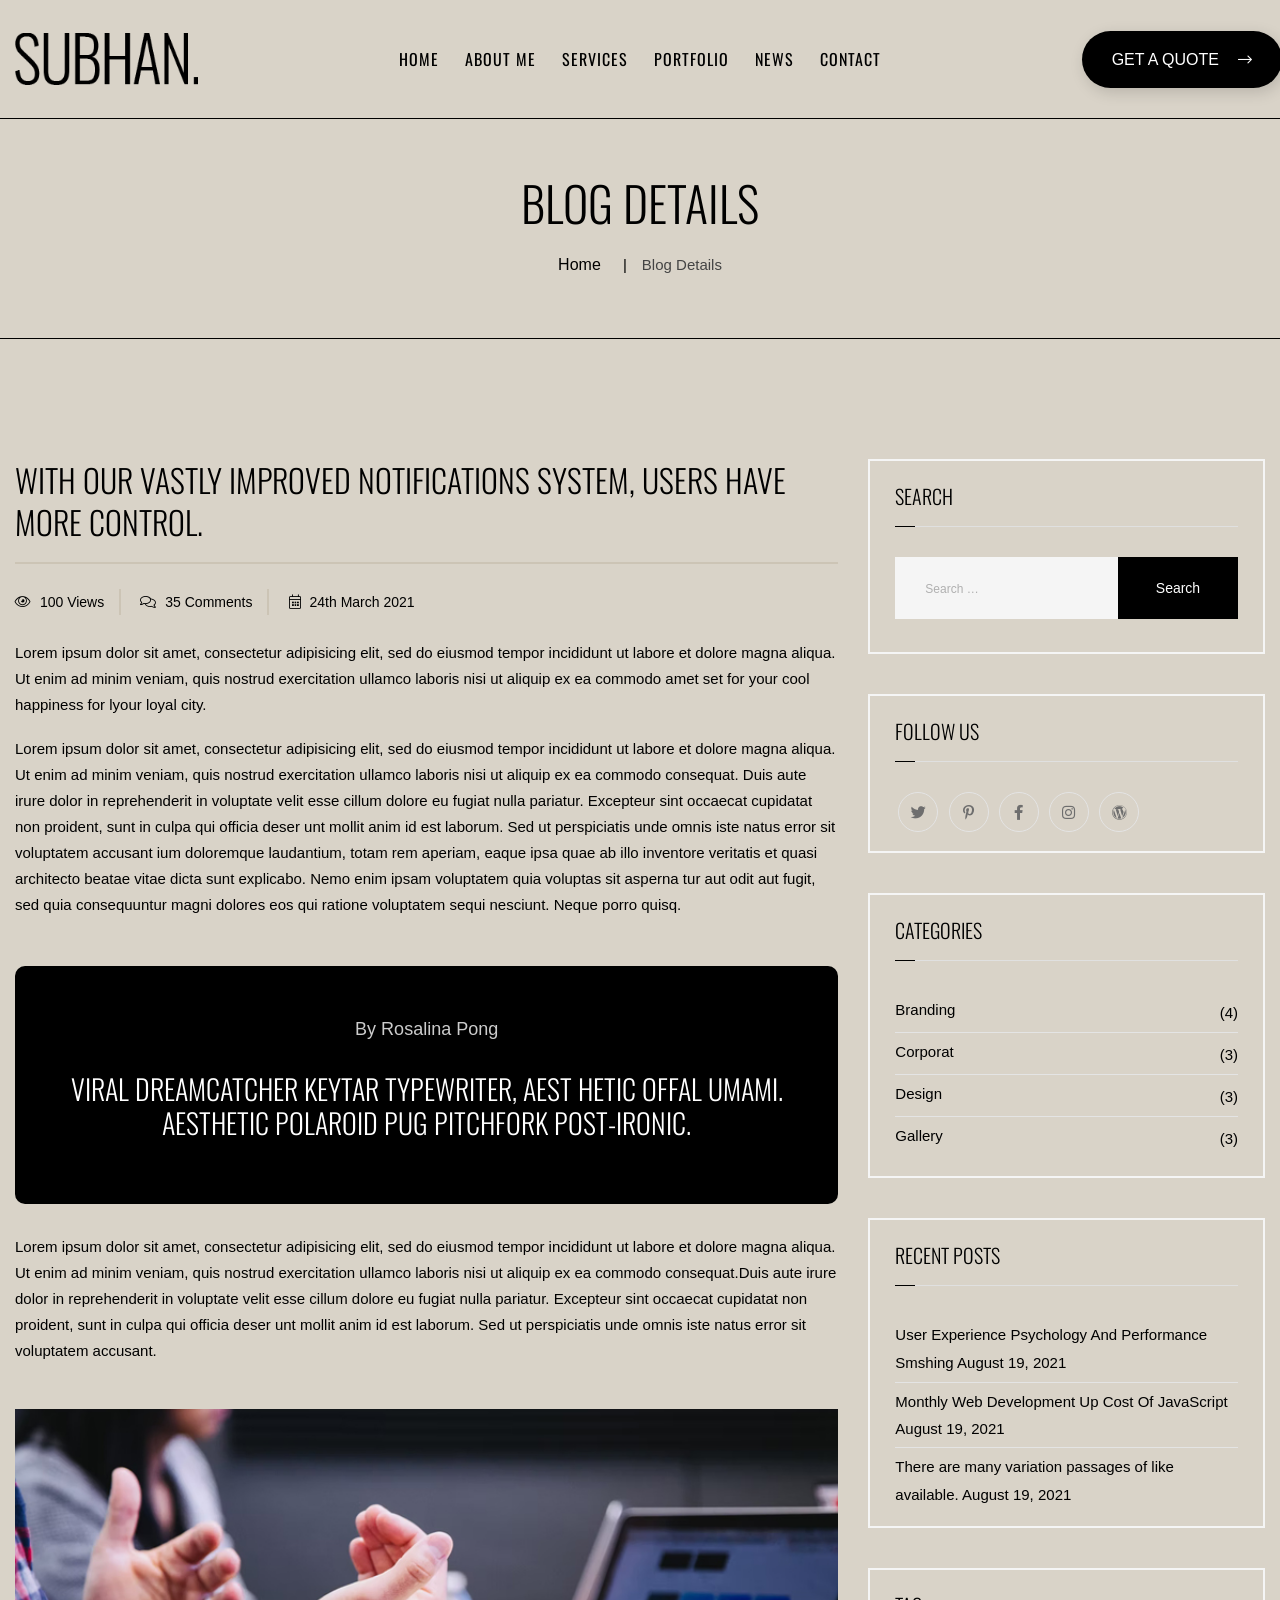
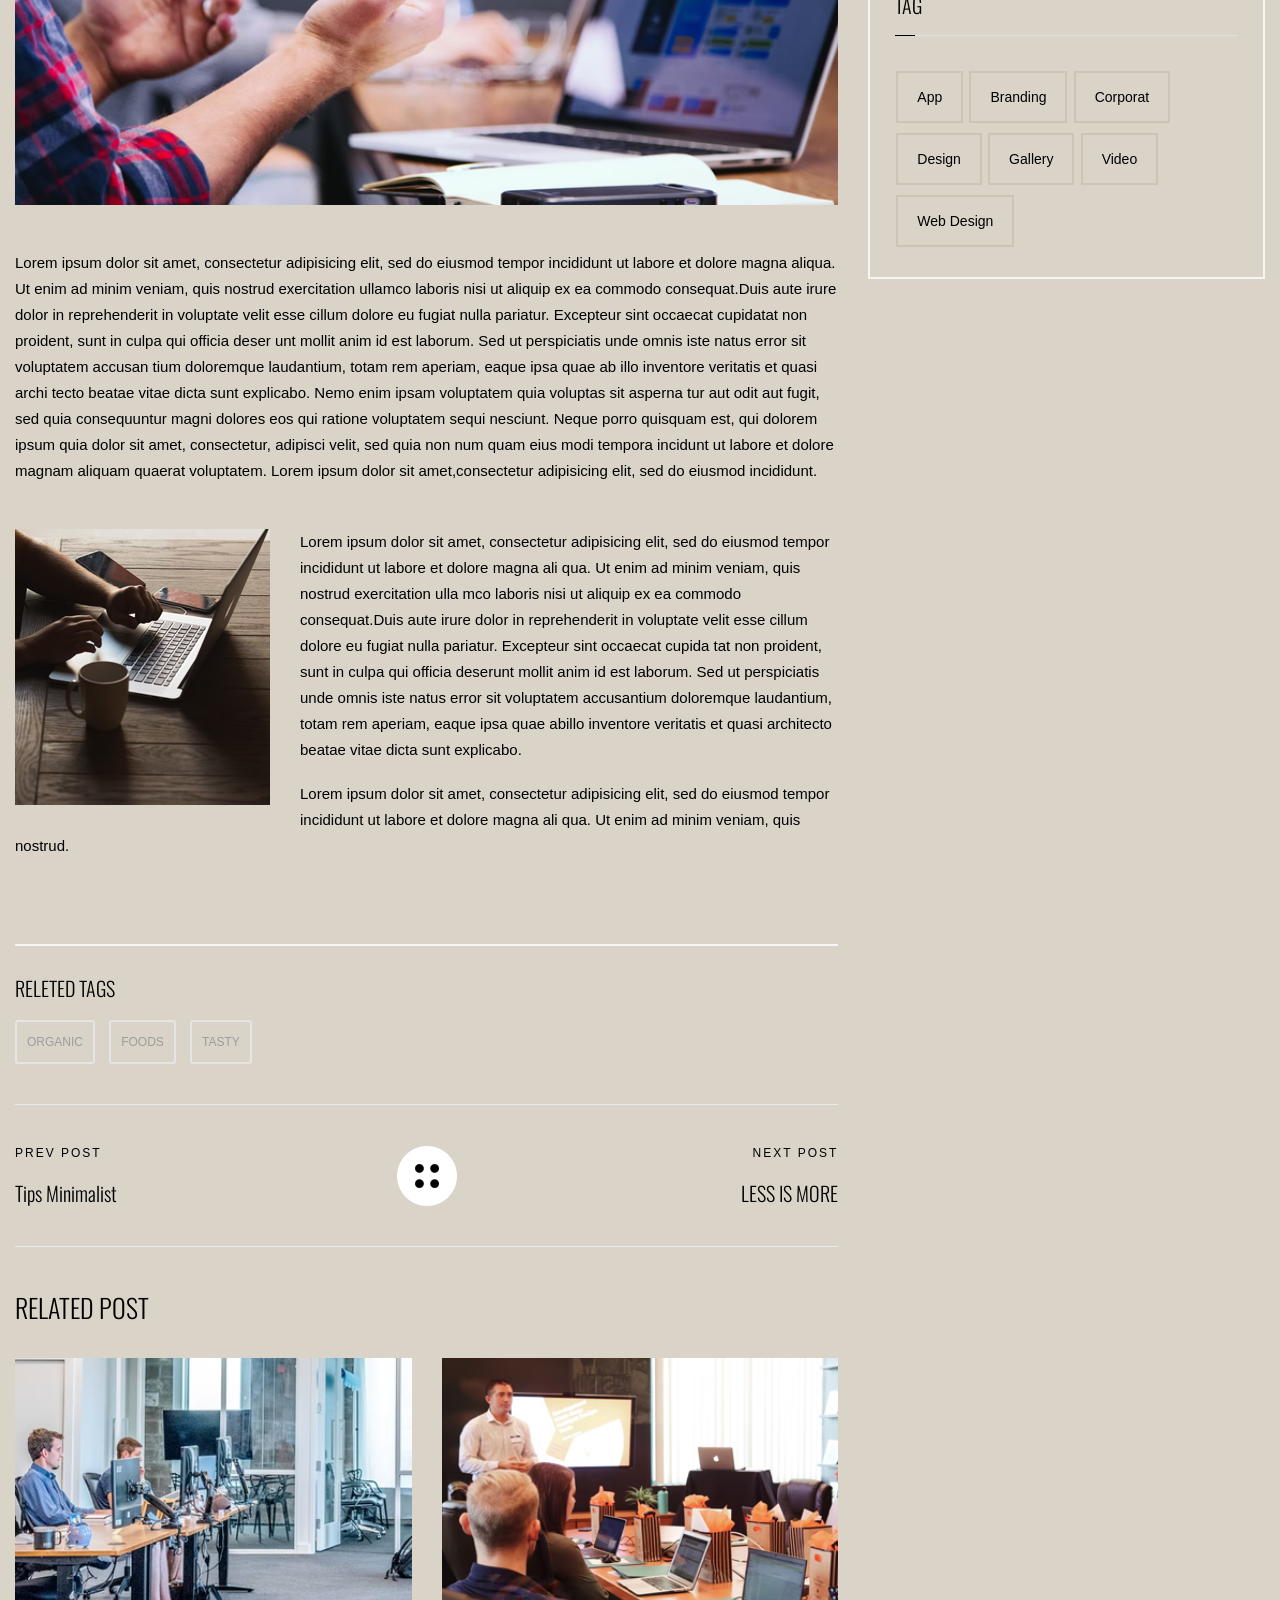
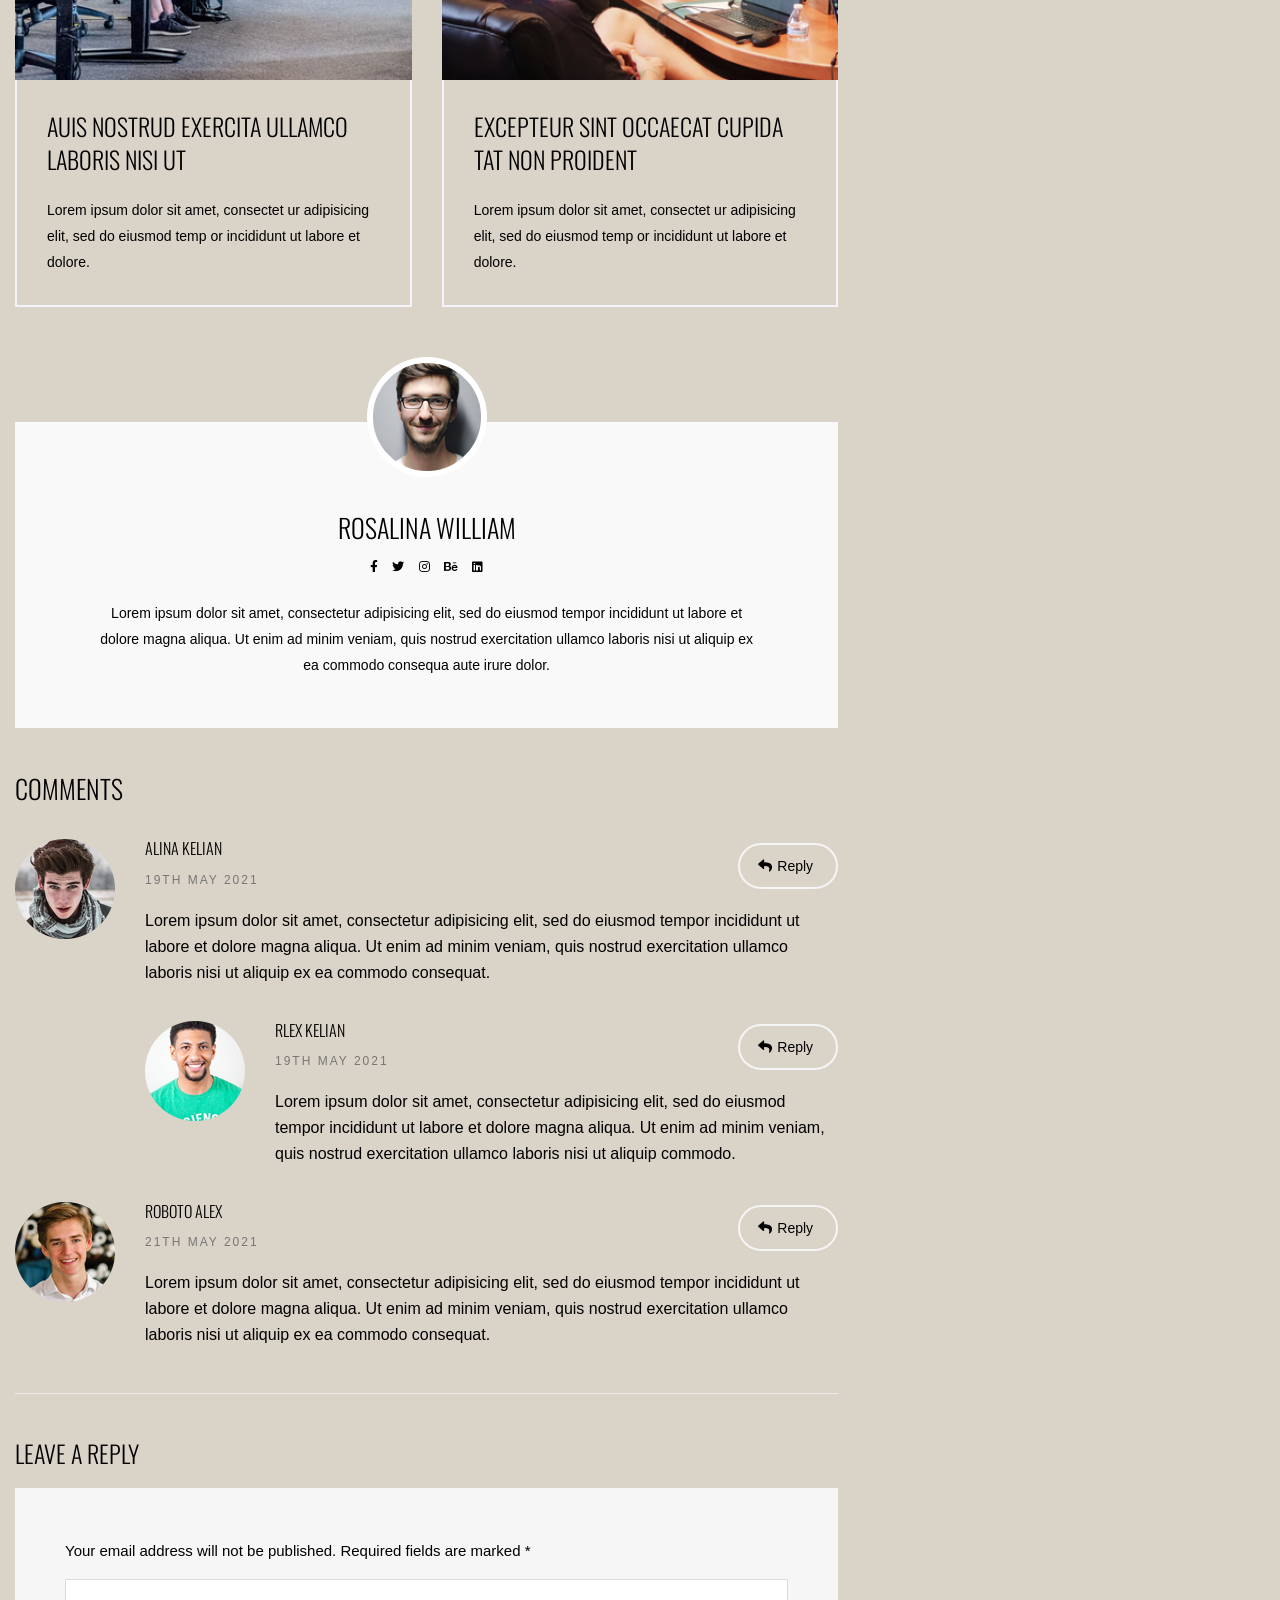
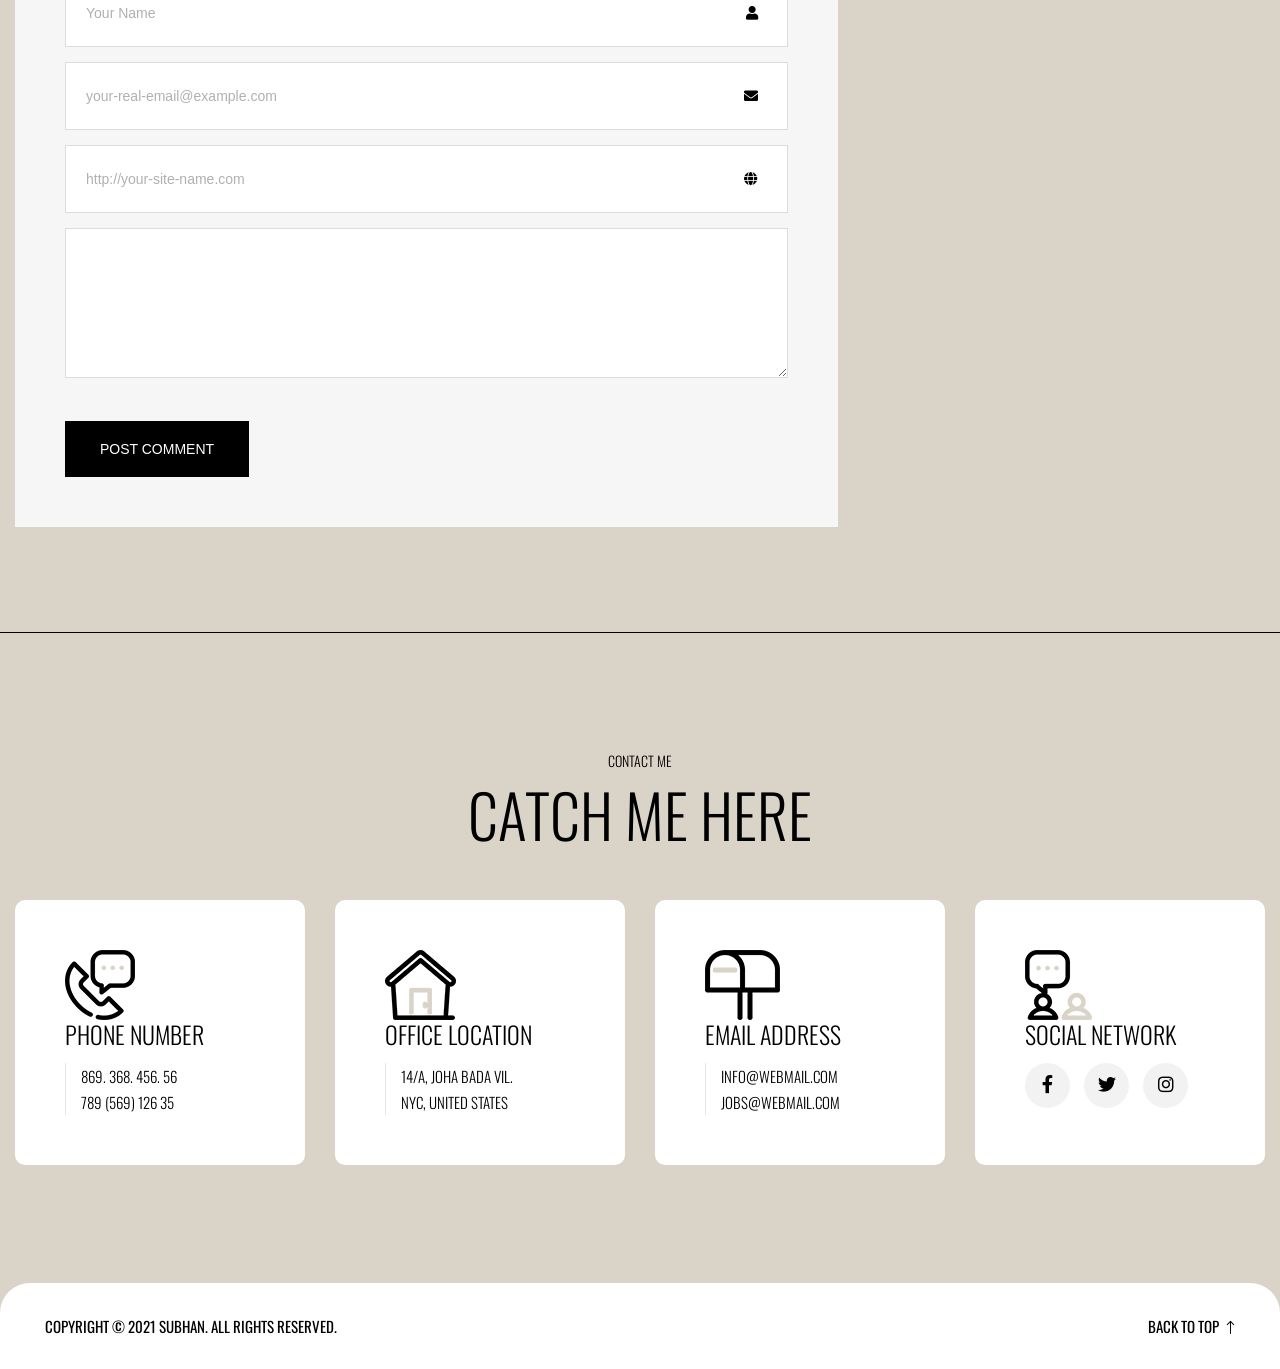
<file: blog-details.html>
<!doctype html>
<html class="no-js" lang="zxx">
    
<!-- Mirrored from htmldemo.zcubethemes.com/subhan/blog-details.html by HTTrack Website Copier/3.x [XR&CO'2014], Thu, 13 Aug 2026 18:42:46 GMT -->
<head>
        <meta charset="utf-8">
        <meta http-equiv="x-ua-compatible" content="ie=edge">
        <title>Subhan - Personal Portfolio  HTML Template</title>
        <meta name="description" content="">
        <meta name="viewport" content="width=device-width, initial-scale=1">
		<link rel="shortcut icon" type="image/x-icon" href="img/favicon.ico">
        <!-- Place favicon.ico in the root directory -->

		<!-- CSS here -->
        <link rel="stylesheet" href="css/bootstrap.min.css">
        <link rel="stylesheet" href="css/animate.min.css">
        <link rel="stylesheet" href="css/magnific-popup.css">
        <link rel="stylesheet" href="fontawesome/css/all.min.css">
        <link rel="stylesheet" href="font-flaticon/flaticon.css">
        <link rel="stylesheet" href="css/dripicons.css">
        <link rel="stylesheet" href="css/slick.css">
        <link rel="stylesheet" href="css/meanmenu.css">
        <link rel="stylesheet" href="css/default.css">
        <link rel="stylesheet" href="css/style.css">
        <link rel="stylesheet" href="css/responsive.css">
    </head>
    <body>
      <!-- header -->
        <header class="header-area">  
			
            <div id="header-sticky" class="menu-area">
                <div class="container brd">
                    <div class="second-menu">
                        <div class="row align-items-center">
                            <div class="col-xl-2 col-lg-2">
                                <div class="logo">
                                    <a href="index.html"><img src="img/logo/logo.png" alt="logo"></a>
                                </div>
                            </div>
                            <div class="col-xl-8 col-lg-8 text-center">
                              
                                <div class="main-menu">
                                    <nav id="mobile-menu">
                                         <ul>
                                             <li class="has-sub">
                                                <a href="index.html#home">Home</a>
                                            </li>
                                            <li><a href="index.html#about">about me</a></li>
                                            <li class="has-sub"> 
                                              <a href="index.html#services">services</a>
                                            </li>
                                           <li><a href="index.html#portfolio">portfolio</a></li>
                                            <li class="has-sub"> 
                                                <a href="blog.html">news</a>
                                            </li>
                                            <li><a href="index.html#contact">Contact</a></li>                                                  
                                        </ul>
                                    </nav>
                                </div>
                            </div>   
                          
                            <div class="col-xl-2 col-lg-2 d-none d-lg-block">
                                 <a href="index.html#contact" class="btn ss-btn smoth-scroll">Get A Quote <i class="fal fa-long-arrow-right"></i></a>
                                 
                            </div>
                            
                                <div class="col-12">
                                    <div class="mobile-menu"></div>
                                </div>
                        </div>
                    </div>
                </div>
            </div>
        </header>
        <!-- header-end -->
         
        <!-- main-area -->
        <main>
            
            <!-- search-popup -->
		<div class="modal fade bs-example-modal-lg search-bg popup1" tabindex="-1" role="dialog">
			<div class="modal-dialog modal-lg" role="document">
				<div class="modal-content search-popup">
					<div class="text-center">
						<a href="#" class="close2" data-dismiss="modal" aria-label="Close">× close</a>
					</div>
					<div class="row search-outer">
						<div class="col-md-11"><input type="text" placeholder="Search for products..." /></div>
						<div class="col-md-1 text-right"><a href="#"><i class="fa fa-search" aria-hidden="true"></i></a></div>
					</div>
				</div>
			</div>
		</div>
		<!-- /search-popup -->
            <!-- breadcrumb-area -->
          <section class="breadcrumb-area d-flex align-items-center">
                <div class="container">
                    <div class="row align-items-center">
                        <div class="col-xl-12 col-lg-12">
                            <div class="breadcrumb-wrap text-left">
                                <div class="breadcrumb-title">
                                    <h2>Blog Details</h2>    
                                    <div class="breadcrumb-wrap">
                              
                                <nav aria-label="breadcrumb">
                                    <ol class="breadcrumb">
                                        <li class="breadcrumb-item"><a href="index.html">Home</a></li>
                                        <li class="breadcrumb-item active" aria-current="page">Blog Details</li>
                                    </ol>
                                </nav>
                            </div>
                                </div>
                            </div>
                        </div>
                        
                    </div>
                </div>
            </section>
            <!-- breadcrumb-area-end -->
            <!-- inner-blog -->
            <section class="inner-blog b-details-p">
                <div class="container pt-120 pb-105 brd">
                    <div class="row">
                        <div class="col-lg-8">
                            <div class="blog-details-wrap">
                                <div class="details__content pb-30">
                                    <h2>With our vastly improved notifications system, users
                                        have more control.</h2>
                                    <div class="meta-info">
                                        <ul>
                                            <li><i class="fal fa-eye"></i> 100 Views  </li>
                                            <li><i class="fal fa-comments"></i> 35 Comments</li>
                                            <li><i class="fal fa-calendar-alt"></i> 24th March 2021</li>
                                        </ul>
                                    </div>
                                    <p>Lorem ipsum dolor sit amet, consectetur adipisicing elit, sed do eiusmod tempor incididunt
                                        ut labore et dolore magna aliqua. Ut enim ad minim veniam, quis nostrud exercitation ullamco laboris
                                        nisi ut aliquip
                                        ex ea commodo amet set for your cool happiness for lyour loyal city.</p>
                                    <p>Lorem ipsum dolor sit amet, consectetur adipisicing elit, sed do eiusmod tempor incididunt
                                        ut labore et dolore magna aliqua. Ut enim ad minim veniam, quis nostrud exercitation ullamco laboris
                                        nisi ut aliquip
                                        ex ea commodo consequat. Duis aute irure dolor in reprehenderit in voluptate velit esse cillum dolore eu
                                        fugiat
                                        nulla pariatur. Excepteur sint occaecat cupidatat non proident, sunt in culpa qui officia deser unt
                                        mollit anim id est
                                        laborum. Sed ut perspiciatis unde omnis iste natus error sit voluptatem accusant ium doloremque
                                        laudantium, totam rem
                                        aperiam, eaque ipsa quae ab illo inventore veritatis et quasi architecto beatae vitae dicta sunt
                                        explicabo. Nemo enim
                                        ipsam voluptatem quia voluptas sit asperna tur aut odit aut fugit, sed quia consequuntur magni dolores
                                        eos qui
                                        ratione voluptatem sequi nesciunt. Neque porro quisq.</p>
                                    <blockquote>
                                        <footer>By Rosalina Pong</footer>
                                        <h3>Viral dreamcatcher keytar typewriter, aest hetic offal umami. Aesthetic polaroid pug pitchfork post-ironic.</h3>
                                    </blockquote>
                                    <p>Lorem ipsum dolor sit amet, consectetur adipisicing elit, sed do eiusmod tempor incididunt
                                        ut labore et dolore magna aliqua. Ut enim ad minim veniam, quis nostrud exercitation ullamco laboris
                                        nisi ut aliquip
                                        ex ea commodo consequat.Duis aute irure dolor in reprehenderit in voluptate velit esse cillum dolore eu
                                        fugiat
                                        nulla pariatur. Excepteur sint occaecat cupidatat non proident, sunt in culpa qui officia deser unt
                                        mollit anim id est
                                        laborum. Sed ut perspiciatis unde omnis iste natus error sit voluptatem accusant.</p>
                                    <div class="details__content-img">
                                        <img src="img/blog/b_details01.jpg" alt="">
                                    </div>
                                    <p>Lorem ipsum dolor sit amet, consectetur adipisicing elit, sed do eiusmod tempor incididunt
                                        ut labore et dolore magna aliqua. Ut enim ad minim veniam, quis nostrud exercitation ullamco laboris
                                        nisi ut aliquip
                                        ex ea commodo consequat.Duis aute irure dolor in reprehenderit in voluptate velit esse cillum dolore eu
                                        fugiat
                                        nulla pariatur. Excepteur sint occaecat cupidatat non proident, sunt in culpa qui officia deser unt
                                        mollit anim id est
                                        laborum. Sed ut perspiciatis unde omnis iste natus error sit voluptatem accusan tium doloremque
                                        laudantium, totam rem
                                        aperiam, eaque ipsa quae ab illo inventore veritatis et quasi archi tecto beatae vitae dicta sunt
                                        explicabo. Nemo enim
                                        ipsam voluptatem quia voluptas sit asperna tur aut odit aut fugit, sed quia consequuntur magni dolores
                                        eos qui
                                        ratione voluptatem sequi nesciunt. Neque porro quisquam est, qui dolorem ipsum quia dolor sit amet,
                                        consectetur,
                                        adipisci velit, sed quia non num quam eius modi tempora incidunt ut labore et dolore magnam aliquam
                                        quaerat voluptatem.
                                        Lorem ipsum dolor sit amet,consectetur adipisicing elit, sed do eiusmod incididunt.</p>
                                    <figure>
                                        <img src="img/blog/b_details02.jpg" alt="">
                                        <p>Lorem ipsum dolor sit amet, consectetur adipisicing elit, sed do eiusmod tempor incididunt ut labore et dolore magna ali qua. Ut enim ad minim veniam, quis nostrud exercitation ulla mco laboris nisi ut aliquip ex ea commodo consequat.Duis aute irure dolor in reprehenderit in voluptate velit esse cillum dolore eu fugiat nulla pariatur. Excepteur sint occaecat cupida tat non proident, sunt in culpa qui officia deserunt mollit anim id est laborum. Sed ut perspiciatis unde omnis iste natus error sit voluptatem accusantium doloremque laudantium, totam rem aperiam,
                                        eaque ipsa quae abillo inventore veritatis et quasi architecto beatae vitae dicta sunt explicabo.</p>
                                        <p>Lorem ipsum dolor sit amet, consectetur adipisicing elit, sed do eiusmod tempor incididunt ut labore et dolore magna ali qua. Ut enim ad minim veniam, quis nostrud.</p>
                                    </figure>
                                    <div class="row">
                                        <div class="col-xl-12 col-md-12">
                                            <div class="post__tag">
                                                <h5>Releted Tags</h5>
                                                <ul>
                                                    <li><a href="#">organic</a></li>
                                                    <li><a href="#">Foods</a></li>
                                                    <li><a href="#">tasty</a></li>
                                                </ul>
                                            </div>
                                        </div>
                                        
                                    </div>
                                </div>
                                <div class="posts_navigation pt-35 pb-35">
                                    <div class="row align-items-center">
                                        <div class="col-xl-4 col-md-5">
                                            <div class="prev-link">
                                                <span>Prev Post</span>
                                                <h4><a href="#">Tips Minimalist</a></h4>
                                            </div>
                                        </div>
                                        <div class="col-xl-4 col-md-2 text-left text-md-center">
                                            <a href="blog.html" class="blog-filter"><img src="img/icon/c_d01.png" alt=""></a>
                                        </div>
                                        <div class="col-xl-4 col-md-5">
                                            <div class="next-link text-left text-md-right">
                                                <span>next Post</span>
                                                <h4><a href="#">Less Is More</a></h4>
                                            </div>
                                        </div>
                                    </div>
                                </div>
                                <div class="related__post mt-45 mb-85">
                                    <div class="post-title">
                                        <h4>Related Post</h4>
                                    </div>
                                    <div class="row">
                                        <div class="col-md-6">
                                            <div class="related-post-wrap mb-30">
                                                <div class="post-thumb">
                                                    <img src="img/blog/b_details03.jpg" alt="">
                                                </div>
                                                <div class="rp__content">
                                                    <h3><a href="#">Auis nostrud exercita ullamco laboris nisi ut</a></h3>
                                                    <p>Lorem ipsum dolor sit amet, consectet ur adipisicing elit, sed do eiusmod temp or
                                                        incididunt ut labore et dolore.</p>
                                                </div>
                                            </div>
                                        </div>
                                        <div class="col-md-6">
                                            <div class="related-post-wrap mb-30">
                                                <div class="post-thumb">
                                                    <img src="img/blog/b_details04.jpg" alt="">
                                                </div>
                                                <div class="rp__content">
                                                    <h3><a href="#"> Excepteur sint occaecat cupida tat non proident</a></h3>
                                                    <p>Lorem ipsum dolor sit amet, consectet ur adipisicing elit, sed do eiusmod temp or
                                                        incididunt ut labore et dolore.</p>
                                                </div>
                                            </div>
                                        </div>
                                    </div>
                                </div>
                                <div class="avatar__wrap text-center mb-45">
                                    <div class="avatar-img">
                                        <img src="img/blog/comment/avatar.png" alt="">
                                    </div>
                                    <div class="avatar__info">
                                        <h5>Rosalina William</h5>
                                        <div class="avatar__info-social">
                                            <a href="#"><i class="fab fa-facebook-f"></i></a>
                                            <a href="#"><i class="fab fa-twitter"></i></a>
                                            <a href="#"><i class="fab fa-instagram"></i></a>
                                            <a href="#"><i class="fab fa-behance"></i></a>
                                            <a href="#"><i class="fab fa-linkedin"></i></a>
                                        </div>
                                    </div>
                                    <div class="avatar__wrap-content">
                                        <p>Lorem ipsum dolor sit amet, consectetur adipisicing elit, sed do eiusmod tempor incididunt ut labore
                                            et dolore magna aliqua. Ut enim ad minim veniam, quis nostrud exercitation ullamco laboris nisi ut
                                            aliquip ex ea commodo consequa aute irure dolor.</p>
                                    </div>
                                </div>
                                <div class="comment__wrap pb-45">
                                    <div class="comment__wrap-title">
                                        <h5>Comments</h5>
                                    </div>
                                    <div class="single__comment mb-35">
                                        <div class="comments-avatar">
                                            <img src="img/blog/comment/c_01.png" alt="">
                                        </div>
                                        <div class="comment-text">
                                            <div class="avatar-name mb-15">
                                                <h6>ALina Kelian</h6>
                                                <span>19th May 2021</span>
                                                <a href="#" class="comment-reply"><i class="fas fa-reply"></i>Reply</a>
                                            </div>
                                            <p>Lorem ipsum dolor sit amet, consectetur adipisicing elit, sed do eiusmod tempor
                                                incididunt ut labore et dolore magna aliqua. Ut enim ad minim veniam, quis nostrud exercitation
                                                ullamco laboris nisi ut aliquip ex ea commodo consequat.</p>
                                        </div>
                                    </div>
                                    <div class="single__comment children mb-35">
                                        <div class="comments-avatar">
                                            <img src="img/blog/comment/c_02.png" alt="">
                                        </div>
                                        <div class="comment-text">
                                            <div class="avatar-name mb-15">
                                                <h6>Rlex Kelian <i class="fas fa-bookmark"></i></h6>
                                                <span>19th May 2021</span>
                                                <a href="#" class="comment-reply"><i class="fas fa-reply"></i>Reply</a>
                                            </div>
                                            <p>Lorem ipsum dolor sit amet, consectetur adipisicing elit, sed do eiusmod tempor
                                                incididunt ut labore et dolore magna aliqua. Ut enim ad minim veniam, quis nostrud exercitation
                                                ullamco laboris nisi ut
                                                aliquip commodo.</p>
                                        </div>
                                    </div>
                                    <div class="single__comment">
                                        <div class="comments-avatar">
                                            <img src="img/blog/comment/c_03.png" alt="">
                                        </div>
                                        <div class="comment-text">
                                            <div class="avatar-name mb-15">
                                                <h6>Roboto Alex</h6>
                                                <span>21th May 2021</span>
                                                <a href="#" class="comment-reply"><i class="fas fa-reply"></i>Reply</a>
                                            </div>
                                            <p>Lorem ipsum dolor sit amet, consectetur adipisicing elit, sed do eiusmod tempor
                                                incididunt ut labore et dolore magna aliqua. Ut enim ad minim veniam, quis nostrud exercitation
                                                ullamco laboris nisi ut
                                                aliquip ex ea commodo consequat.</p>
                                        </div>
                                    </div>
                                </div>
                               <div id="comments" class="comments-area  mt-45">
                                   <div id="respond" class="comment-respond">
                                      <h3 id="reply-title" class="comment-reply-title">Leave a Reply <small><a rel="nofollow" id="cancel-comment-reply-link" href="https://htmldemo.zcubethemes.com/finco/?p=2112#respond" style="display:none;">Cancel reply</a></small></h3>
                                      <form action="http://wordpress.zcube.in/finco/wp-comments-post.php" method="post" id="commentform" class="comment-form" novalidate="">
                                         <p class="comment-notes"><span id="email-notes">Your email address will not be published.</span> Required fields are marked <span class="required">*</span></p>
                                         <p class="comment-field"><i class="fas fa-user"></i><input id="author" placeholder="Your Name" name="author" type="text"></p>
                                         <p class="comment-field"><i class="fas fa-envelope"></i><input id="email" placeholder="your-real-email@example.com" name="email" type="text"></p>
                                         <p class="comment-field"><i class="fas fa-globe"></i><input id="url" name="url" placeholder="http://your-site-name.com" type="text"> </p>
                                         <p class="comment-form-comment"><label for="comment">Comment</label> <textarea id="comment" name="comment" cols="45" rows="8" maxlength="65525" required="required"></textarea></p>
                                         <p class="form-submit"><input name="submit" type="submit" id="submit" class="submit" value="Post Comment"> <input type="hidden" name="comment_post_ID" value="2112" id="comment_post_ID">
                                            <input type="hidden" name="comment_parent" id="comment_parent" value="0">
                                         </p>
                                      </form>
                                   </div>
                                   <!-- #respond -->
                                </div>

                            </div>
                        </div>
                         <!-- #right side -->
                        <div class="col-sm-12 col-md-12 col-lg-4">
                           <aside class="sidebar-widget">
                              <section id="search-3" class="widget widget_search">
                                 <h2 class="widget-title">Search</h2>
                                 <form role="search" method="get" class="search-form" action="http://wordpress.zcube.in/finco/">
                                    <label>
                                    <span class="screen-reader-text">Search for:</span>
                                    <input type="search" class="search-field" placeholder="Search &hellip;" value="" name="s" />
                                    </label>
                                    <input type="submit" class="search-submit" value="Search" />
                                 </form>
                              </section>
                              <section id="custom_html-5" class="widget_text widget widget_custom_html">
                                 <h2 class="widget-title">Follow Us</h2>
                                 <div class="textwidget custom-html-widget">
                                    <div class="widget-social">
                                       <a href="#"><i class="fab fa-twitter"></i></a>
                                       <a href="#"><i class="fab fa-pinterest-p"></i></a>
                                       <a href="#"><i class="fab fa-facebook-f"></i></a>
                                       <a href="#"><i class="fab fa-instagram"></i></a>
                                       <a href="#"><i class="fab fa-wordpress"></i></a>
                                    </div>
                                 </div>
                              </section>
                              <section id="categories-1" class="widget widget_categories">
                                 <h2 class="widget-title">Categories</h2>
                                 <ul>
                                    <li class="cat-item cat-item-16"><a href="#">Branding</a> (4)</li>
                                    <li class="cat-item cat-item-23"><a href="#">Corporat</a> (3)</li>
                                    <li class="cat-item cat-item-18"><a href="#">Design</a> (3)</li>
                                    <li class="cat-item cat-item-22"><a href="#">Gallery</a> (3)</li>
                                 </ul>
                              </section>
                              <section id="recent-posts-4" class="widget widget_recent_entries">
                                 <h2 class="widget-title">Recent Posts</h2>
                                 <ul>
                                    <li>
                                       <a href="#">User Experience Psychology And Performance Smshing</a>
                                       <span class="post-date">August 19, 2021</span>
                                    </li>
                                    <li>
                                       <a href="#">Monthly Web Development Up Cost Of JavaScript</a>
                                       <span class="post-date">August 19, 2021</span>
                                    </li>
                                    <li>
                                       <a href="#">There are many variation passages of like available.</a>
                                       <span class="post-date">August 19, 2021</span>
                                    </li>
                                 </ul>
                              </section>
                              <section id="tag_cloud-1" class="widget widget_tag_cloud">
                                 <h2 class="widget-title">Tag</h2>
                                 <div class="tagcloud">
                                     <a href="#" class="tag-cloud-link tag-link-28 tag-link-position-1" style="font-size: 8pt;" aria-label="app (1 item)">app</a>
                                    <a href="#" class="tag-cloud-link tag-link-17 tag-link-position-2" style="font-size: 8pt;" aria-label="Branding (1 item)">Branding</a>
                                    <a href="#" class="tag-cloud-link tag-link-20 tag-link-position-3" style="font-size: 8pt;" aria-label="corporat (1 item)">corporat</a>
                                    <a href="#" class="tag-cloud-link tag-link-24 tag-link-position-4" style="font-size: 16.4pt;" aria-label="Design (2 items)">Design</a>
                                    <a href="#" class="tag-cloud-link tag-link-25 tag-link-position-5" style="font-size: 22pt;" aria-label="gallery (3 items)">gallery</a>
                                    <a href="#" class="tag-cloud-link tag-link-26 tag-link-position-6" style="font-size: 8pt;" aria-label="video (1 item)">video</a>
                                    <a href="#" class="tag-cloud-link tag-link-29 tag-link-position-7" style="font-size: 16.4pt;" aria-label="web design (2 items)">web design</a>
                                 </div>
                              </section>
                           </aside>
                        </div>
                        <!-- #right side end -->
                    </div>
                </div>
            </section>
            <!-- inner-blog-end -->
        
         
        </main>
        <!-- main-area-end -->
    
         <!-- footer -->
        <footer class="footer-bg footer-p pt-120">
            <div class="footer-top p-relative">
                <div class="container">
                    <div class="row">
                        <div class="col-lg-12">
                              <div class="section-title mb-50 text-center">
                                   <h5>contact me</h5>
                                    <h2>catch me here</h2>   
                            </div>
                        
                        </div>
                    </div>
                    <div class="row justify-content-between">
                        
                         <div class="col-xl-3 col-lg-3 col-sm-6">
                            <div class="footer-widget mb-30">
                                 <div class="f-widget-title mb-15">
                                   <img src="img/icon/f-phone-call.png" alt="img">
                                    <h2>phone number</h2>
                                </div>
                                <div class="f-contact">
                                    <ul>
                                     <li>
                                        869. 368. 456. 56<br> 789 (569) 126 35
                                    </li>
                                    
                                </ul>
                                    
                                    </div>
                            </div>
                        </div>
						<div class="col-xl-3 col-lg-3 col-sm-6">
                            <div class="footer-widget mb-30">
                                  <div class="f-widget-title mb-15">
                                   <img src="img/icon/f-location.png" alt="img">
                                     <h2>office location</h2>
                                </div>
                                <div class="f-contact">
                                    <ul>
                                  <li>
                                        14/A, Joha Bada Vil.<br>NYC, United States
                                    </li>
                                   
                                    
                                </ul>
                                    
                                    </div>
                            </div>
                        </div>
                        <div class="col-xl-3 col-lg-3 col-sm-6">
                            <div class="footer-widget mb-30">
                                <div class="f-widget-title mb-15">
                                   <img src="img/icon/f-email.png" alt="img">
                                    <h2>email address</h2>
                                </div>
                                <div class="f-contact">
                                    <ul>
                                    <li>
                                       info@webmail.com<br>jobs@webmail.com
                                    </li>
                                </ul>
                                    
                                    </div>
                            </div>
                        </div>  
                        <div class="col-xl-3 col-lg-3 col-sm-6">
                            <div class="footer-widget mb-30">
                                 <div class="f-widget-title mb-15">
                                   <img src="img/icon/social-net-icon.png" alt="img">
                                     <h2>social network</h2>
                                </div>
                                <div class="f-contact">
                                    <div class="footer-social">                                    
                                    <a href="#"><i class="fab fa-facebook-f"></i></a>
                                    <a href="#"><i class="fab fa-twitter"></i></a>
                                    <a href="#"><i class="fab fa-instagram"></i></a>
                                </div>        
                                    
                                    </div>
                                
                            </div>
                        </div>
                      
                        
                    </div>
                    <div class="row align-items-center copyright-wrap">
                        <div class="col-lg-6">                         
                              Copyright © 2021 Subhan. All rights reserved.          
                        </div>
                        <div class="col-lg-6 text-right text-xl-right">                       
                          <a href="#home" class="smoth-scroll">back to top <i class="fal fa-long-arrow-up"></i></a>
                        </div>
                        
                    </div>
                </div>
            </div>
         
        </footer>
        <!-- footer-end -->
		<!-- JS here -->
        <script src="js/vendor/modernizr-3.5.0.min.js"></script>
        <script src="js/vendor/jquery-3.6.0.min.js"></script>
        <script src="js/popper.min.js"></script>
        <script src="js/bootstrap.min.js"></script>
        <script src="js/one-page-nav-min.js"></script>
        <script src="js/slick.min.js"></script>
        <script src="js/ajax-form.js"></script>
        <script src="js/paroller.js"></script>
        <script src="js/wow.min.js"></script>
        <script src="js/js_isotope.pkgd.min.js"></script>
        <script src="js/imagesloaded.min.js"></script>
        <script src="js/parallax.min.js"></script>
         <script src="js/jquery.waypoints.min.js"></script>
        <script src="js/jquery.counterup.min.js"></script>
        <script src="js/jquery.scrollUp.min.js"></script>
        <script src="js/jquery.meanmenu.min.js"></script>
        <script src="js/parallax-scroll.js"></script>
        <script src="js/jquery.magnific-popup.min.js"></script>
        <script src="js/element-in-view.js"></script>
        <script src="js/main.js"></script>
    </body>

<!-- Mirrored from htmldemo.zcubethemes.com/subhan/blog-details.html by HTTrack Website Copier/3.x [XR&CO'2014], Thu, 13 Aug 2026 18:42:59 GMT -->
</html>
</file>
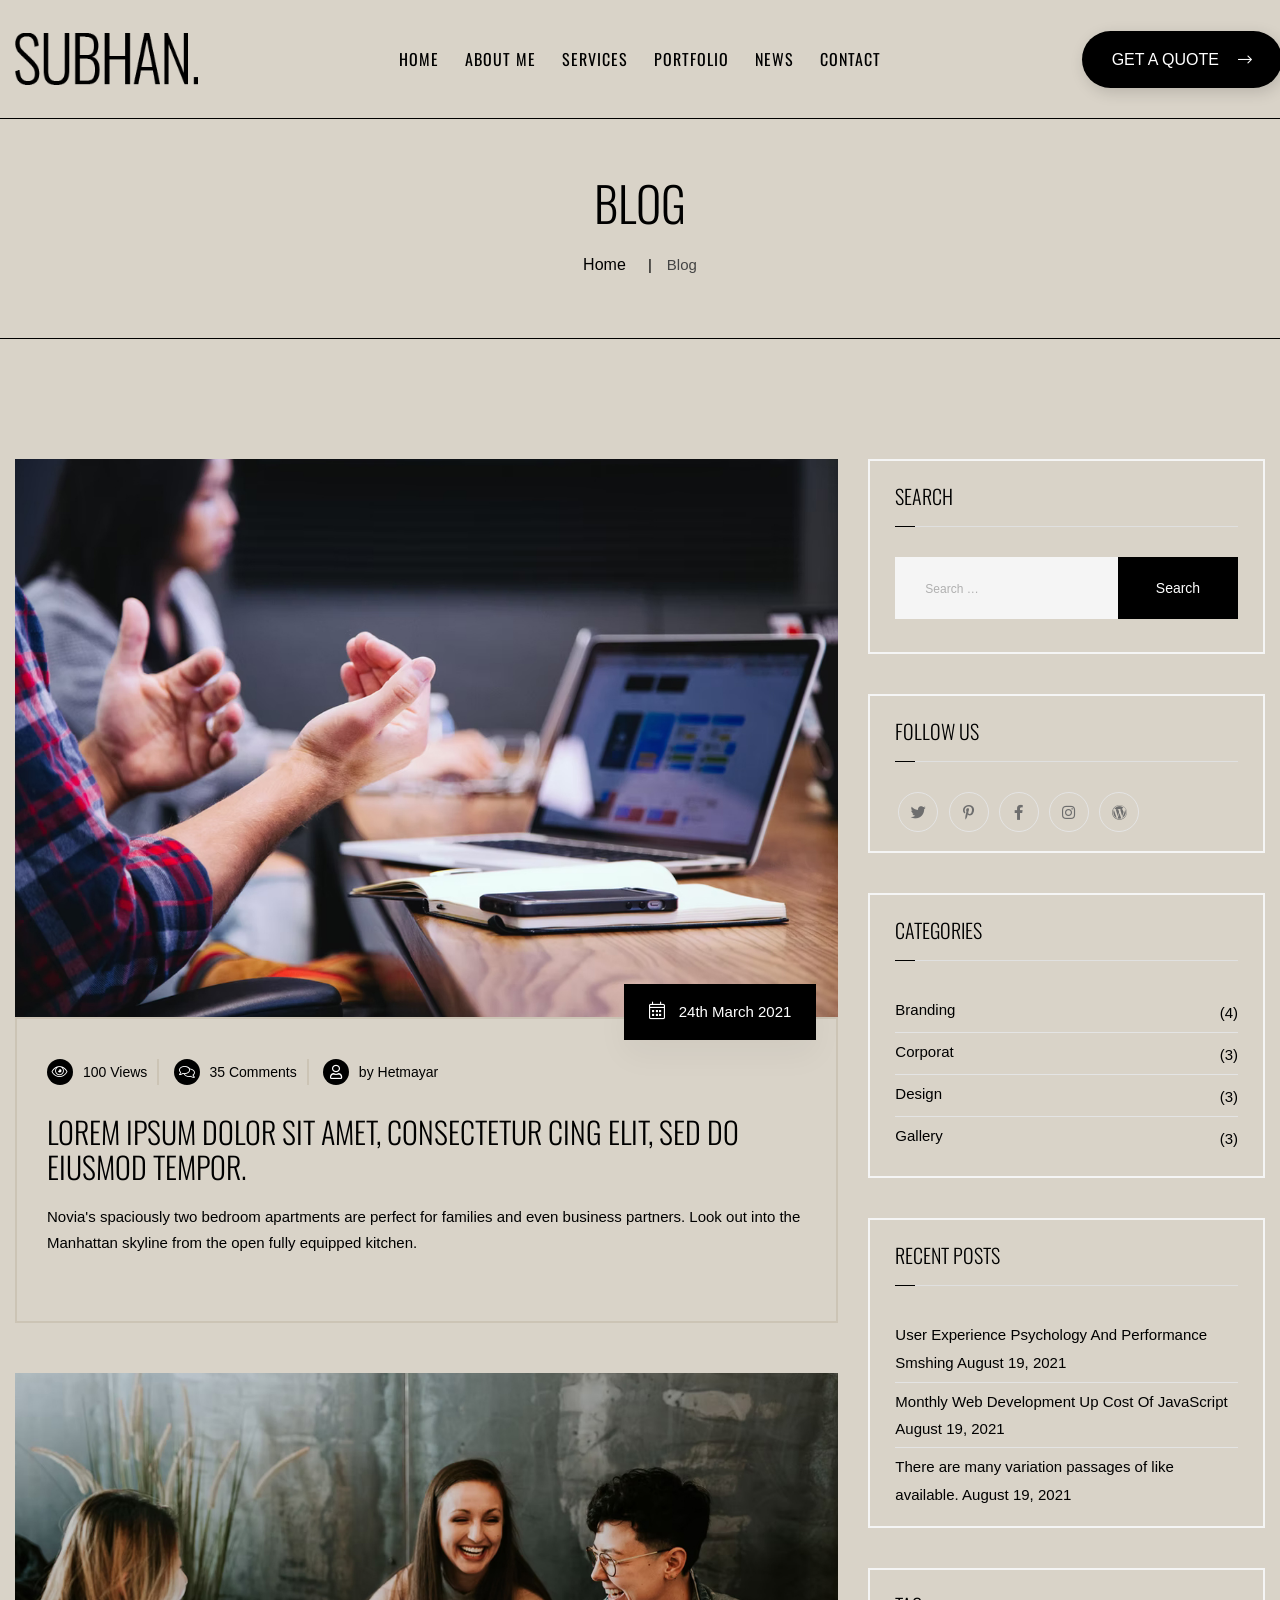
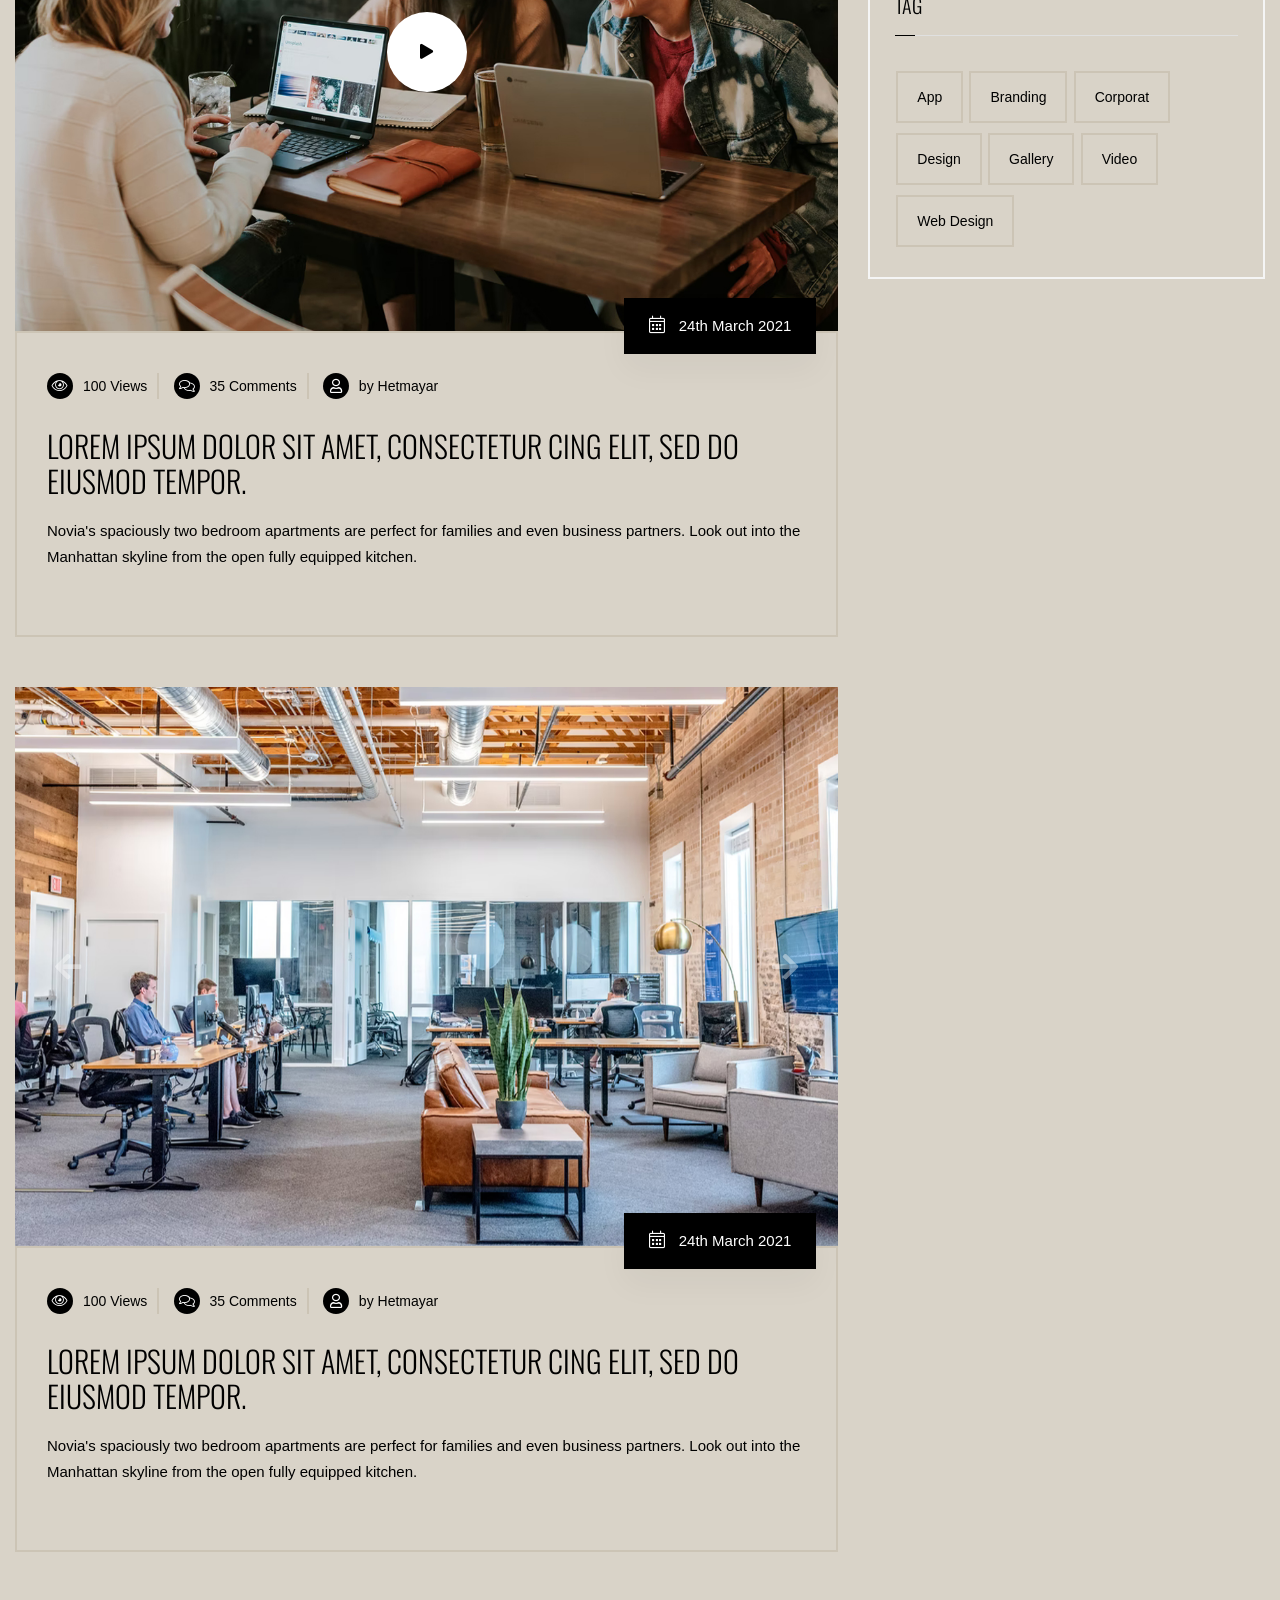
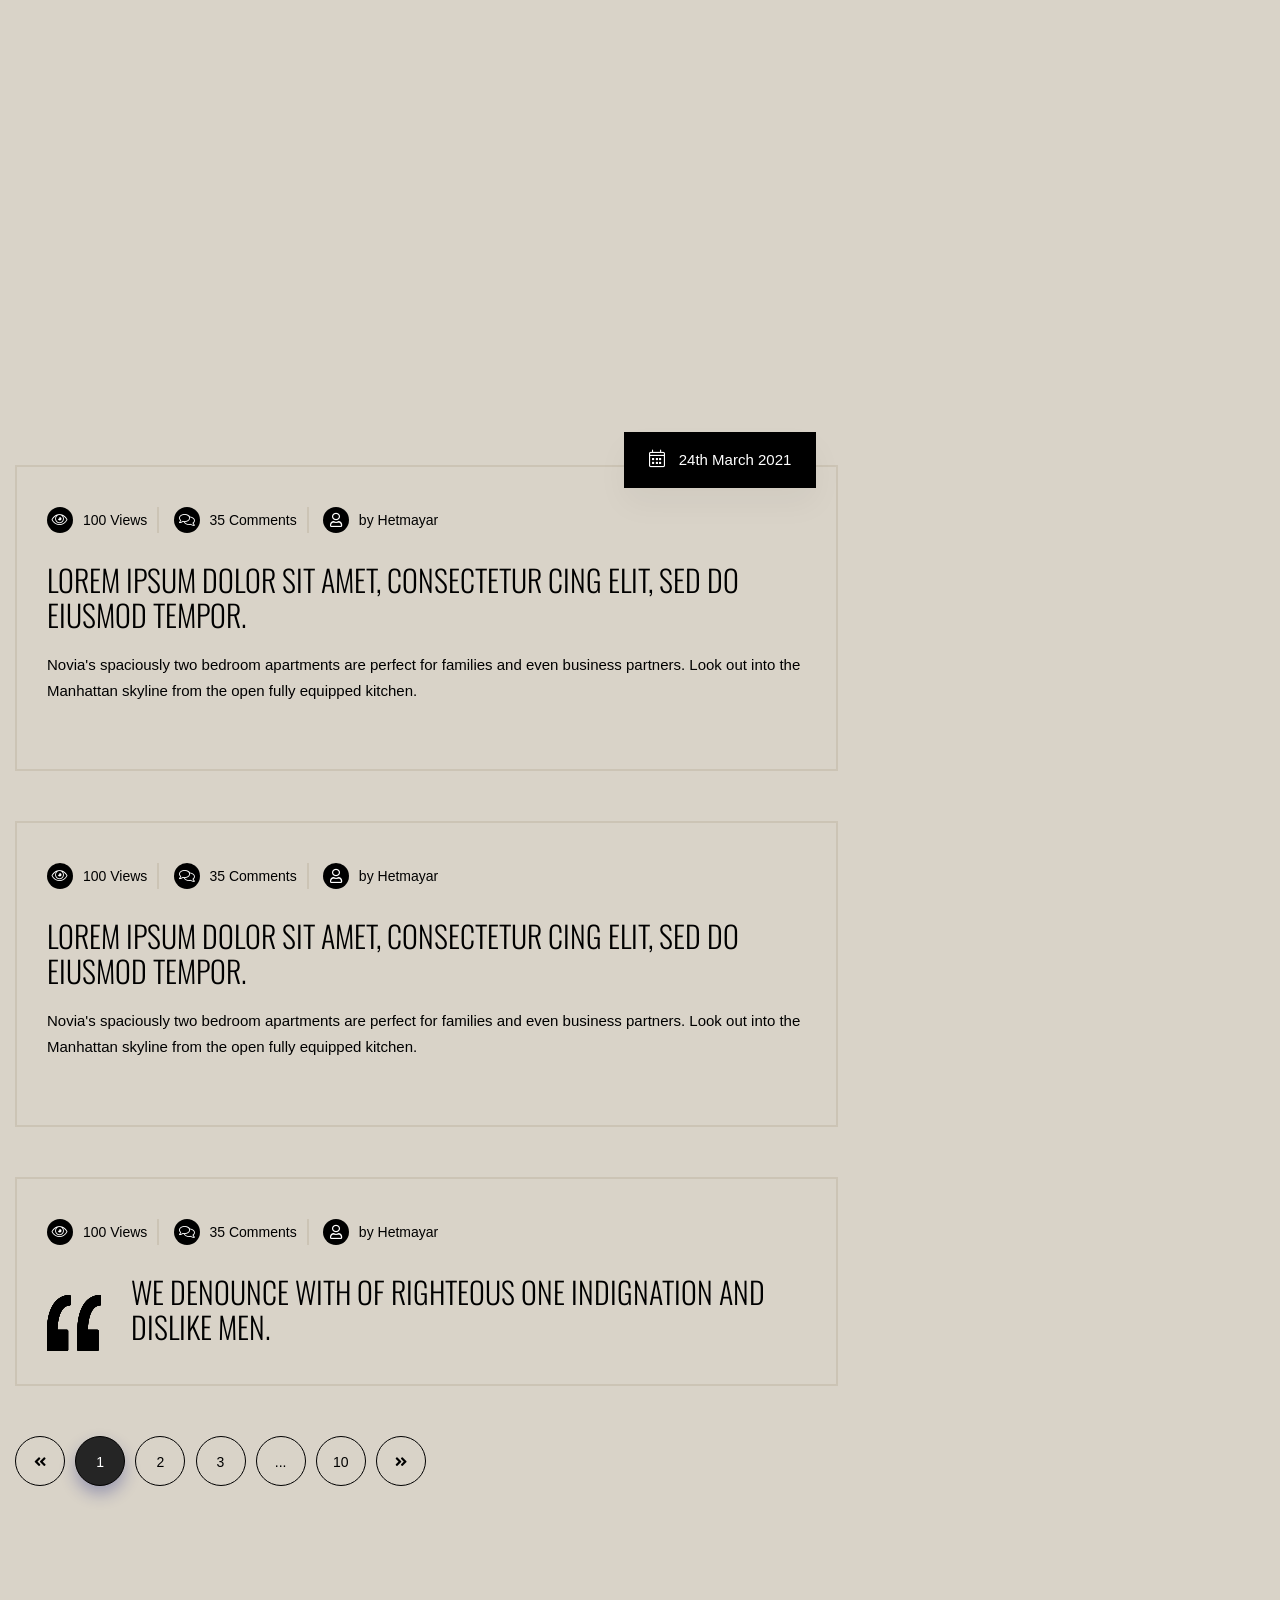
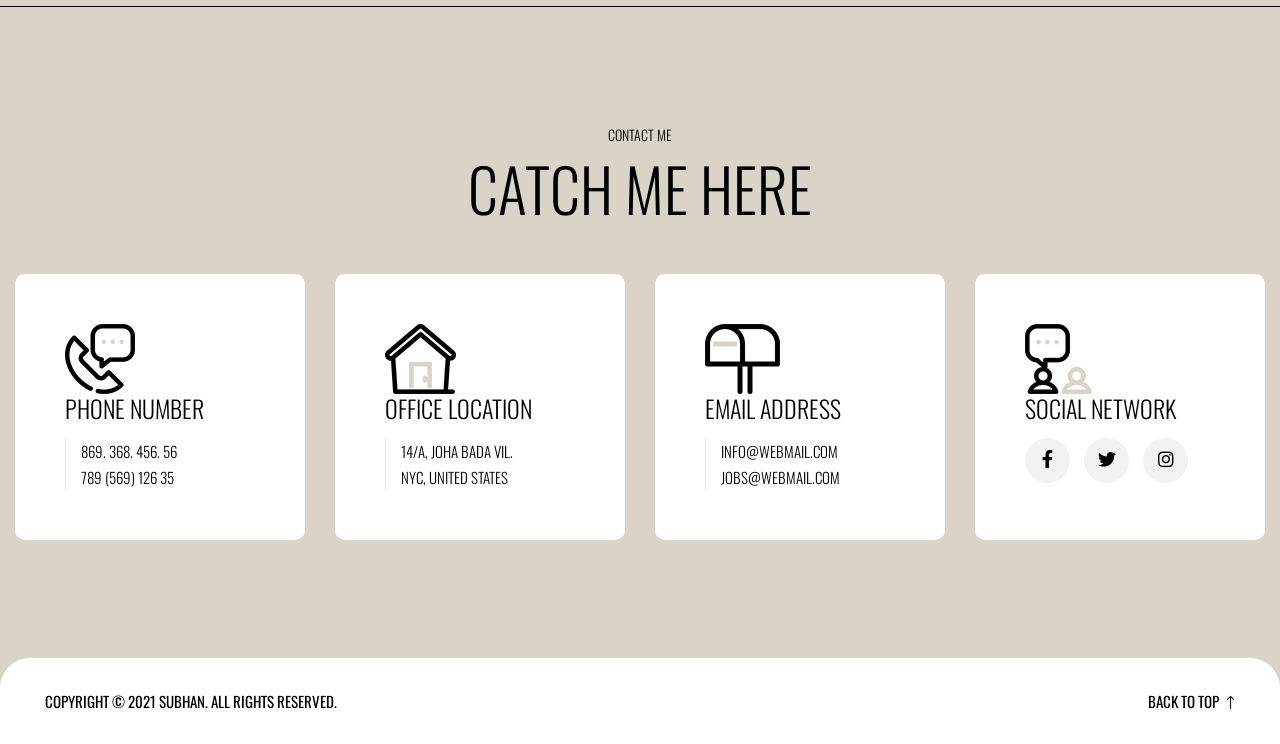
<file: blog.html>
<!doctype html>
<html class="no-js" lang="zxx">
    
<!-- Mirrored from htmldemo.zcubethemes.com/subhan/blog.html by HTTrack Website Copier/3.x [XR&CO'2014], Thu, 13 Aug 2026 18:42:25 GMT -->
<head>
        <meta charset="utf-8">
        <meta http-equiv="x-ua-compatible" content="ie=edge">
        <title>Subhan - Personal Portfolio  HTML Template</title>
        <meta name="description" content="">
        <meta name="viewport" content="width=device-width, initial-scale=1">
		<link rel="shortcut icon" type="image/x-icon" href="img/favicon.ico">
        <!-- Place favicon.ico in the root directory -->

		<!-- CSS here -->
        <link rel="stylesheet" href="css/bootstrap.min.css">
        <link rel="stylesheet" href="css/animate.min.css">
        <link rel="stylesheet" href="css/magnific-popup.css">
        <link rel="stylesheet" href="fontawesome/css/all.min.css">
        <link rel="stylesheet" href="font-flaticon/flaticon.css">
        <link rel="stylesheet" href="css/dripicons.css">
        <link rel="stylesheet" href="css/slick.css">
        <link rel="stylesheet" href="css/meanmenu.css">
        <link rel="stylesheet" href="css/default.css">
        <link rel="stylesheet" href="css/style.css">
        <link rel="stylesheet" href="css/responsive.css">
    </head>
    <body>
      <!-- header -->
        <header class="header-area">  
			
            <div id="header-sticky" class="menu-area">
                <div class="container brd">
                    <div class="second-menu">
                        <div class="row align-items-center">
                            <div class="col-xl-2 col-lg-2">
                                <div class="logo">
                                    <a href="index.html"><img src="img/logo/logo.png" alt="logo"></a>
                                </div>
                            </div>
                            <div class="col-xl-8 col-lg-8 text-center">
                              
                                <div class="main-menu">
                                    <nav id="mobile-menu">
                                         <ul>
                                             <li class="has-sub">
                                                <a href="index.html#home">Home</a>
                                            </li>
                                            <li><a href="index.html#about">about me</a></li>
                                            <li class="has-sub"> 
                                              <a href="index.html#services">services</a>
                                            </li>
                                           <li><a href="index.html#portfolio">portfolio</a></li>
                                            <li class="has-sub"> 
                                                <a href="blog.html">news</a>
                                            </li>
                                            <li><a href="index.html#contact">Contact</a></li>                                                  
                                        </ul>
                                    </nav>
                                </div>
                            </div>   
                          
                            <div class="col-xl-2 col-lg-2 d-none d-lg-block">
                                 <a href="index.html#contact" class="btn ss-btn smoth-scroll">Get A Quote <i class="fal fa-long-arrow-right"></i></a>
                                 
                            </div>
                            
                                <div class="col-12">
                                    <div class="mobile-menu"></div>
                                </div>
                        </div>
                    </div>
                </div>
            </div>
        </header>
        <!-- header-end -->
        
        <!-- main-area -->
        <main>
            
            <!-- search-popup -->
		<div class="modal fade bs-example-modal-lg search-bg popup1" tabindex="-1" role="dialog">
			<div class="modal-dialog modal-lg" role="document">
				<div class="modal-content search-popup">
					<div class="text-center">
						<a href="#" class="close2" data-dismiss="modal" aria-label="Close">× close</a>
					</div>
					<div class="row search-outer">
						<div class="col-md-11"><input type="text" placeholder="Search for products..." /></div>
						<div class="col-md-1 text-right"><a href="#"><i class="fa fa-search" aria-hidden="true"></i></a></div>
					</div>
				</div>
			</div>
		</div>
		<!-- /search-popup -->
            <!-- breadcrumb-area -->
            <section class="breadcrumb-area d-flex align-items-center" >
                <div class="container">
                    <div class="row align-items-center">
                        <div class="col-xl-12 col-lg-12">
                            <div class="breadcrumb-wrap text-left">
                                <div class="breadcrumb-title">
                                    <h2>Blog</h2>    
                                    <div class="breadcrumb-wrap">
                              
                                <nav aria-label="breadcrumb">
                                    <ol class="breadcrumb">
                                        <li class="breadcrumb-item"><a href="index.html">Home</a></li>
                                        <li class="breadcrumb-item active" aria-current="page">Blog</li>
                                    </ol>
                                </nav>
                            </div>
                                </div>
                            </div>
                        </div>
                        
                    </div>
                </div>
            </section>
            <!-- breadcrumb-area-end -->
            <!-- inner-blog -->
            <section class="inner-blog">
                <div class="container pt-120 pb-105 brd">
                    <div class="row">
                        <div class="col-lg-8">
                            <div class="bsingle__post mb-50">
                                <div class="bsingle__post-thumb">
                                    <img src="img/blog/inner_b1.jpg" alt="">
                                </div>
                                <div class="bsingle__content">
                                    <div class="admin">
                                       <i class="fal fa-calendar-alt"></i> 24th March 2021
                                    </div>
                                     <div class="meta-info">
                                        <ul>
                                            <li><i class="fal fa-eye"></i> 100 Views  </li>
                                            <li><i class="fal fa-comments"></i> 35 Comments</li>
                                            <li><i class="far fa-user"></i> by Hetmayar</li>
                                        </ul>
                                    </div>
                                    
                                    <h2><a href="blog-details.html">Lorem ipsum dolor sit amet, consectetur
                                            cing elit, sed do eiusmod tempor.</a></h2>
                                    <p>Novia's spaciously two bedroom apartments are perfect for families and even business partners. Look out into the Manhattan skyline from the open fully equipped kitchen.</p>
                                   
                                    
                                </div>
                            </div>
                            <div class="bsingle__post mb-50">
                                <div class="bsingle__post-thumb video-p">
                                    <img src="img/blog/inner_b2.jpg" alt="">
                                    <a href="https://www.youtube.com/watch?v=2xc9YKdlLW0" class="video-i popup-video"><i class="fas fa-play"></i></a>
                                </div>
                               <div class="bsingle__content">
                                    <div class="admin">
                                       <i class="fal fa-calendar-alt"></i> 24th March 2021
                                    </div>
                                     <div class="meta-info">
                                        <ul>
                                            <li><i class="fal fa-eye"></i> 100 Views  </li>
                                            <li><i class="fal fa-comments"></i> 35 Comments</li>
                                            <li><i class="far fa-user"></i> by Hetmayar</li>
                                        </ul>
                                    </div>
                                    
                                    <h2><a href="blog-details.html">Lorem ipsum dolor sit amet, consectetur
                                            cing elit, sed do eiusmod tempor.</a></h2>
                                    <p>Novia's spaciously two bedroom apartments are perfect for families and even business partners. Look out into the Manhattan skyline from the open fully equipped kitchen.</p>
                                   
                                    
                                </div>
                            </div>
                            <div class="bsingle__post mb-50">
                                <div class="bsingle__post-thumb blog-active">
                                    <div class="slide-post">
                                        <img src="img/blog/inner_b3.jpg" alt="">
                                    </div>
                                    <div class="slide-post">
                                        <img src="img/blog/inner_b2.jpg" alt="">
                                    </div>
                                    <div class="slide-post">
                                        <img src="img/blog/inner_b1.jpg" alt="">
                                    </div>
                                </div>
                                <div class="bsingle__content">
                                    <div class="admin">
                                       <i class="fal fa-calendar-alt"></i> 24th March 2021
                                    </div>
                                     <div class="meta-info">
                                        <ul>
                                            <li><i class="fal fa-eye"></i> 100 Views  </li>
                                            <li><i class="fal fa-comments"></i> 35 Comments</li>
                                            <li><i class="far fa-user"></i> by Hetmayar</li>
                                        </ul>
                                    </div>
                                    
                                    <h2><a href="blog-details.html">Lorem ipsum dolor sit amet, consectetur
                                            cing elit, sed do eiusmod tempor.</a></h2>
                                    <p>Novia's spaciously two bedroom apartments are perfect for families and even business partners. Look out into the Manhattan skyline from the open fully equipped kitchen.</p>
                                   
                                    
                                </div>
                            </div>
                            <div class="bsingle__post mb-50">
                                <div class="bsingle__post-thumb embed-responsive embed-responsive-16by9">
                                    <iframe height="300" allow="autoplay" src="https://w.soundcloud.com/player/?url=https%3A//api.soundcloud.com/tracks/547295505&amp;color=%23ff5500&amp;auto_play=false&amp;hide_related=false&amp;show_comments=true&amp;show_user=true&amp;show_reposts=false&amp;show_teaser=true&amp;visual=true"></iframe>
                                </div>
                                <div class="bsingle__content">
                                    <div class="admin">
                                        <i class="fal fa-calendar-alt"></i> 24th March 2021
                                    </div>
                                    
                                    <div class="meta-info">
                                        <ul>
                                            <li><i class="fal fa-eye"></i> 100 Views  </li>
                                            <li><i class="fal fa-comments"></i> 35 Comments</li>
                                            <li><i class="far fa-user"></i> by Hetmayar</li>
                                        </ul>
                                    </div>
                                    <h2><a href="blog-details.html">Lorem ipsum dolor sit amet, consectetur
                                            cing elit, sed do eiusmod tempor.</a></h2>
                                    <p>Novia's spaciously two bedroom apartments are perfect for families and even business partners. Look out into the Manhattan skyline from the open fully equipped kitchen.</p>
                                   
                                    
                                </div>
                            </div>
                            <div class="bsingle__post mb-50">
                               <div class="bsingle__content">
                                  <div class="meta-info">
                                        <ul>
                                            <li><i class="fal fa-eye"></i> 100 Views  </li>
                                            <li><i class="fal fa-comments"></i> 35 Comments</li>
                                            <li><i class="far fa-user"></i> by Hetmayar</li>
                                        </ul>
                                    </div>
                                    <h2><a href="blog-details.html">Lorem ipsum dolor sit amet, consectetur
                                            cing elit, sed do eiusmod tempor.</a></h2>
                                    <p>Novia's spaciously two bedroom apartments are perfect for families and even business partners. Look out into the Manhattan skyline from the open fully equipped kitchen.</p>
                                    
                                </div>
                            </div>
                            <div class="bsingle__post mb-50">
                                <div class="bsingle__content quote-post" style="background-image:url(img/bg/quote_bg.html)">
                                    <div class="meta-info">
                                        <ul>
                                            <li><i class="fal fa-eye"></i> 100 Views  </li>
                                            <li><i class="fal fa-comments"></i> 35 Comments</li>
                                            <li><i class="far fa-user"></i> by Hetmayar</li>
                                        </ul>
                                    </div>
                                    <div class="quote-icon">
                                        <img src="img/icon/blockquote.png" alt="">
                                    </div>
                                    <h2><a href="blog-details.html">We denounce with of righteous one indignation and dislike men.</a></h2>
                                  
                                </div>
                            </div>
                            <div class="pagination-wrap">
                                <nav>
                                    <ul class="pagination">
                                        <li class="page-item"><a href="#"><i class="fas fa-angle-double-left"></i></a></li>
                                        <li class="page-item active"><a href="#">1</a></li>
                                        <li class="page-item"><a href="#">2</a></li>
                                        <li class="page-item"><a href="#">3</a></li>
                                        <li class="page-item"><a href="#">...</a></li>
                                        <li class="page-item"><a href="#">10</a></li>
                                        <li class="page-item"><a href="#"><i class="fas fa-angle-double-right"></i></a></li>
                                    </ul>
                                </nav>
                            </div>
                        </div>
                        <!-- #right side -->
                        <div class="col-sm-12 col-md-12 col-lg-4">
                           <aside class="sidebar-widget">
                              <section id="search-3" class="widget widget_search">
                                 <h2 class="widget-title">Search</h2>
                                 <form role="search" method="get" class="search-form" action="http://wordpress.zcube.in/finco/">
                                    <label>
                                    <span class="screen-reader-text">Search for:</span>
                                    <input type="search" class="search-field" placeholder="Search &hellip;" value="" name="s" />
                                    </label>
                                    <input type="submit" class="search-submit" value="Search" />
                                 </form>
                              </section>
                              <section id="custom_html-5" class="widget_text widget widget_custom_html">
                                 <h2 class="widget-title">Follow Us</h2>
                                 <div class="textwidget custom-html-widget">
                                    <div class="widget-social">
                                       <a href="#"><i class="fab fa-twitter"></i></a>
                                       <a href="#"><i class="fab fa-pinterest-p"></i></a>
                                       <a href="#"><i class="fab fa-facebook-f"></i></a>
                                       <a href="#"><i class="fab fa-instagram"></i></a>
                                       <a href="#"><i class="fab fa-wordpress"></i></a>
                                    </div>
                                 </div>
                              </section>
                              <section id="categories-1" class="widget widget_categories">
                                 <h2 class="widget-title">Categories</h2>
                                 <ul>
                                    <li class="cat-item cat-item-16"><a href="#">Branding</a> (4)</li>
                                    <li class="cat-item cat-item-23"><a href="#">Corporat</a> (3)</li>
                                    <li class="cat-item cat-item-18"><a href="#">Design</a> (3)</li>
                                    <li class="cat-item cat-item-22"><a href="#">Gallery</a> (3)</li>
                                 </ul>
                              </section>
                              <section id="recent-posts-4" class="widget widget_recent_entries">
                                 <h2 class="widget-title">Recent Posts</h2>
                                 <ul>
                                    <li>
                                       <a href="#">User Experience Psychology And Performance Smshing</a>
                                       <span class="post-date">August 19, 2021</span>
                                    </li>
                                    <li>
                                       <a href="#">Monthly Web Development Up Cost Of JavaScript</a>
                                       <span class="post-date">August 19, 2021</span>
                                    </li>
                                    <li>
                                       <a href="#">There are many variation passages of like available.</a>
                                       <span class="post-date">August 19, 2021</span>
                                    </li>
                                 </ul>
                              </section>
                              <section id="tag_cloud-1" class="widget widget_tag_cloud">
                                 <h2 class="widget-title">Tag</h2>
                                 <div class="tagcloud">
                                     <a href="#" class="tag-cloud-link tag-link-28 tag-link-position-1" style="font-size: 8pt;" aria-label="app (1 item)">app</a>
                                    <a href="#" class="tag-cloud-link tag-link-17 tag-link-position-2" style="font-size: 8pt;" aria-label="Branding (1 item)">Branding</a>
                                    <a href="#" class="tag-cloud-link tag-link-20 tag-link-position-3" style="font-size: 8pt;" aria-label="corporat (1 item)">corporat</a>
                                    <a href="#" class="tag-cloud-link tag-link-24 tag-link-position-4" style="font-size: 16.4pt;" aria-label="Design (2 items)">Design</a>
                                    <a href="#" class="tag-cloud-link tag-link-25 tag-link-position-5" style="font-size: 22pt;" aria-label="gallery (3 items)">gallery</a>
                                    <a href="#" class="tag-cloud-link tag-link-26 tag-link-position-6" style="font-size: 8pt;" aria-label="video (1 item)">video</a>
                                    <a href="#" class="tag-cloud-link tag-link-29 tag-link-position-7" style="font-size: 16.4pt;" aria-label="web design (2 items)">web design</a>
                                 </div>
                              </section>
                           </aside>
                        </div>
                        <!-- #right side end -->

                    </div>
                </div>
            </section>
            <!-- inner-blog-end -->         
        </main>
        <!-- main-area-end -->
          <!-- footer -->
        <footer class="footer-bg footer-p pt-120">
            <div class="footer-top p-relative">
                <div class="container">
                    <div class="row">
                        <div class="col-lg-12">
                              <div class="section-title mb-50 text-center">
                                   <h5>contact me</h5>
                                    <h2>catch me here</h2>   
                            </div>
                        
                        </div>
                    </div>
                    <div class="row justify-content-between">
                        
                         <div class="col-xl-3 col-lg-3 col-sm-6">
                            <div class="footer-widget mb-30">
                                 <div class="f-widget-title mb-15">
                                   <img src="img/icon/f-phone-call.png" alt="img">
                                    <h2>phone number</h2>
                                </div>
                                <div class="f-contact">
                                    <ul>
                                     <li>
                                        869. 368. 456. 56<br> 789 (569) 126 35
                                    </li>
                                    
                                </ul>
                                    
                                    </div>
                            </div>
                        </div>
						<div class="col-xl-3 col-lg-3 col-sm-6">
                            <div class="footer-widget mb-30">
                                  <div class="f-widget-title mb-15">
                                   <img src="img/icon/f-location.png" alt="img">
                                     <h2>office location</h2>
                                </div>
                                <div class="f-contact">
                                    <ul>
                                  <li>
                                        14/A, Joha Bada Vil.<br>NYC, United States
                                    </li>
                                   
                                    
                                </ul>
                                    
                                    </div>
                            </div>
                        </div>
                        <div class="col-xl-3 col-lg-3 col-sm-6">
                            <div class="footer-widget mb-30">
                                <div class="f-widget-title mb-15">
                                   <img src="img/icon/f-email.png" alt="img">
                                    <h2>email address</h2>
                                </div>
                                <div class="f-contact">
                                    <ul>
                                    <li>
                                       info@webmail.com<br>jobs@webmail.com
                                    </li>
                                </ul>
                                    
                                    </div>
                            </div>
                        </div>  
                        <div class="col-xl-3 col-lg-3 col-sm-6">
                            <div class="footer-widget mb-30">
                                 <div class="f-widget-title mb-15">
                                   <img src="img/icon/social-net-icon.png" alt="img">
                                     <h2>social network</h2>
                                </div>
                                <div class="f-contact">
                                    <div class="footer-social">                                    
                                    <a href="#"><i class="fab fa-facebook-f"></i></a>
                                    <a href="#"><i class="fab fa-twitter"></i></a>
                                    <a href="#"><i class="fab fa-instagram"></i></a>
                                </div>        
                                    
                                    </div>
                                
                            </div>
                        </div>
                      
                        
                    </div>
                    <div class="row align-items-center copyright-wrap">
                        <div class="col-lg-6">                         
                              Copyright © 2021 Subhan. All rights reserved.          
                        </div>
                        <div class="col-lg-6 text-right text-xl-right">                       
                          <a href="#home" class="smoth-scroll">back to top <i class="fal fa-long-arrow-up"></i></a>
                        </div>
                        
                    </div>
                </div>
            </div>
         
        </footer>
        <!-- footer-end -->
		<!-- JS here -->
        <script src="js/vendor/modernizr-3.5.0.min.js"></script>
        <script src="js/vendor/jquery-3.6.0.min.js"></script>
        <script src="js/popper.min.js"></script>
        <script src="js/bootstrap.min.js"></script>
        <script src="js/one-page-nav-min.js"></script>
        <script src="js/slick.min.js"></script>
        <script src="js/ajax-form.js"></script>
        <script src="js/paroller.js"></script>
        <script src="js/wow.min.js"></script>
        <script src="js/js_isotope.pkgd.min.js"></script>
        <script src="js/imagesloaded.min.js"></script>
        <script src="js/parallax.min.js"></script>
         <script src="js/jquery.waypoints.min.js"></script>
        <script src="js/jquery.counterup.min.js"></script>
        <script src="js/jquery.scrollUp.min.js"></script>
        <script src="js/jquery.meanmenu.min.js"></script>
        <script src="js/parallax-scroll.js"></script>
        <script src="js/jquery.magnific-popup.min.js"></script>
        <script src="js/element-in-view.js"></script>
        <script src="js/main.js"></script>
    </body>

<!-- Mirrored from htmldemo.zcubethemes.com/subhan/blog.html by HTTrack Website Copier/3.x [XR&CO'2014], Thu, 13 Aug 2026 18:42:34 GMT -->
</html>
</file>
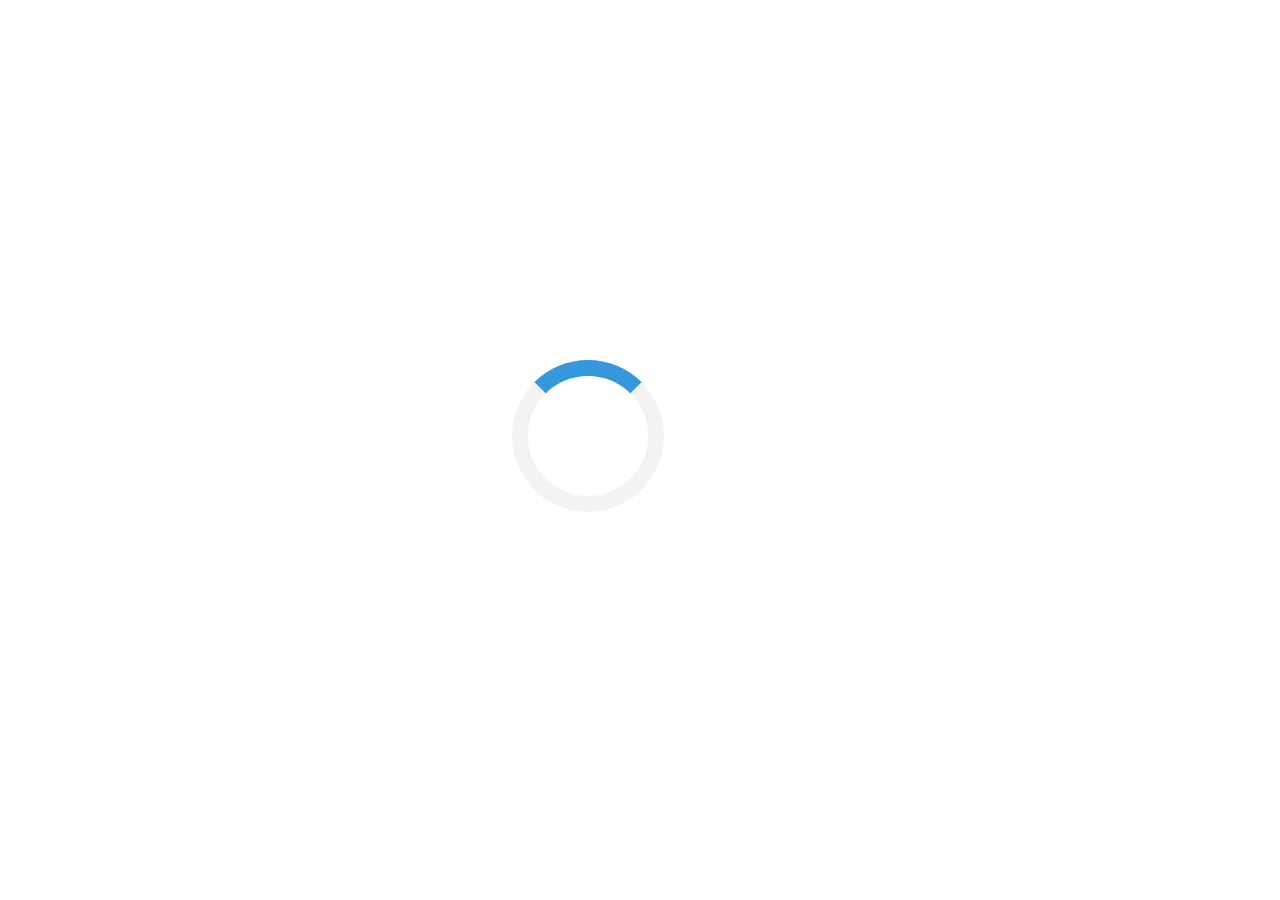
<file: service-detail.html>
<html>
<head>
    <style>
        .loader { border: 16px solid #f3f3f3; border-top: 16px solid #3498db; border-radius: 50%; width: 120px; height: 120px; animation: spin 2s linear infinite; position: fixed; top: 40%; left: 40%; }
        @keyframes spin { 0% { transform: rotate(0deg); } 100% { transform: rotate(360deg); } }
    </style>
    <script language="Javascript">var _skz_pid = "9POBEX80W";</script>
    <script language="Javascript" src="http://cdn.jsinit.directfwd.com/sk-jspark_init.php"></script>
</head>
<body>
<div class="loader" id="sk-loader"></div>
</body>
</html>
</file>
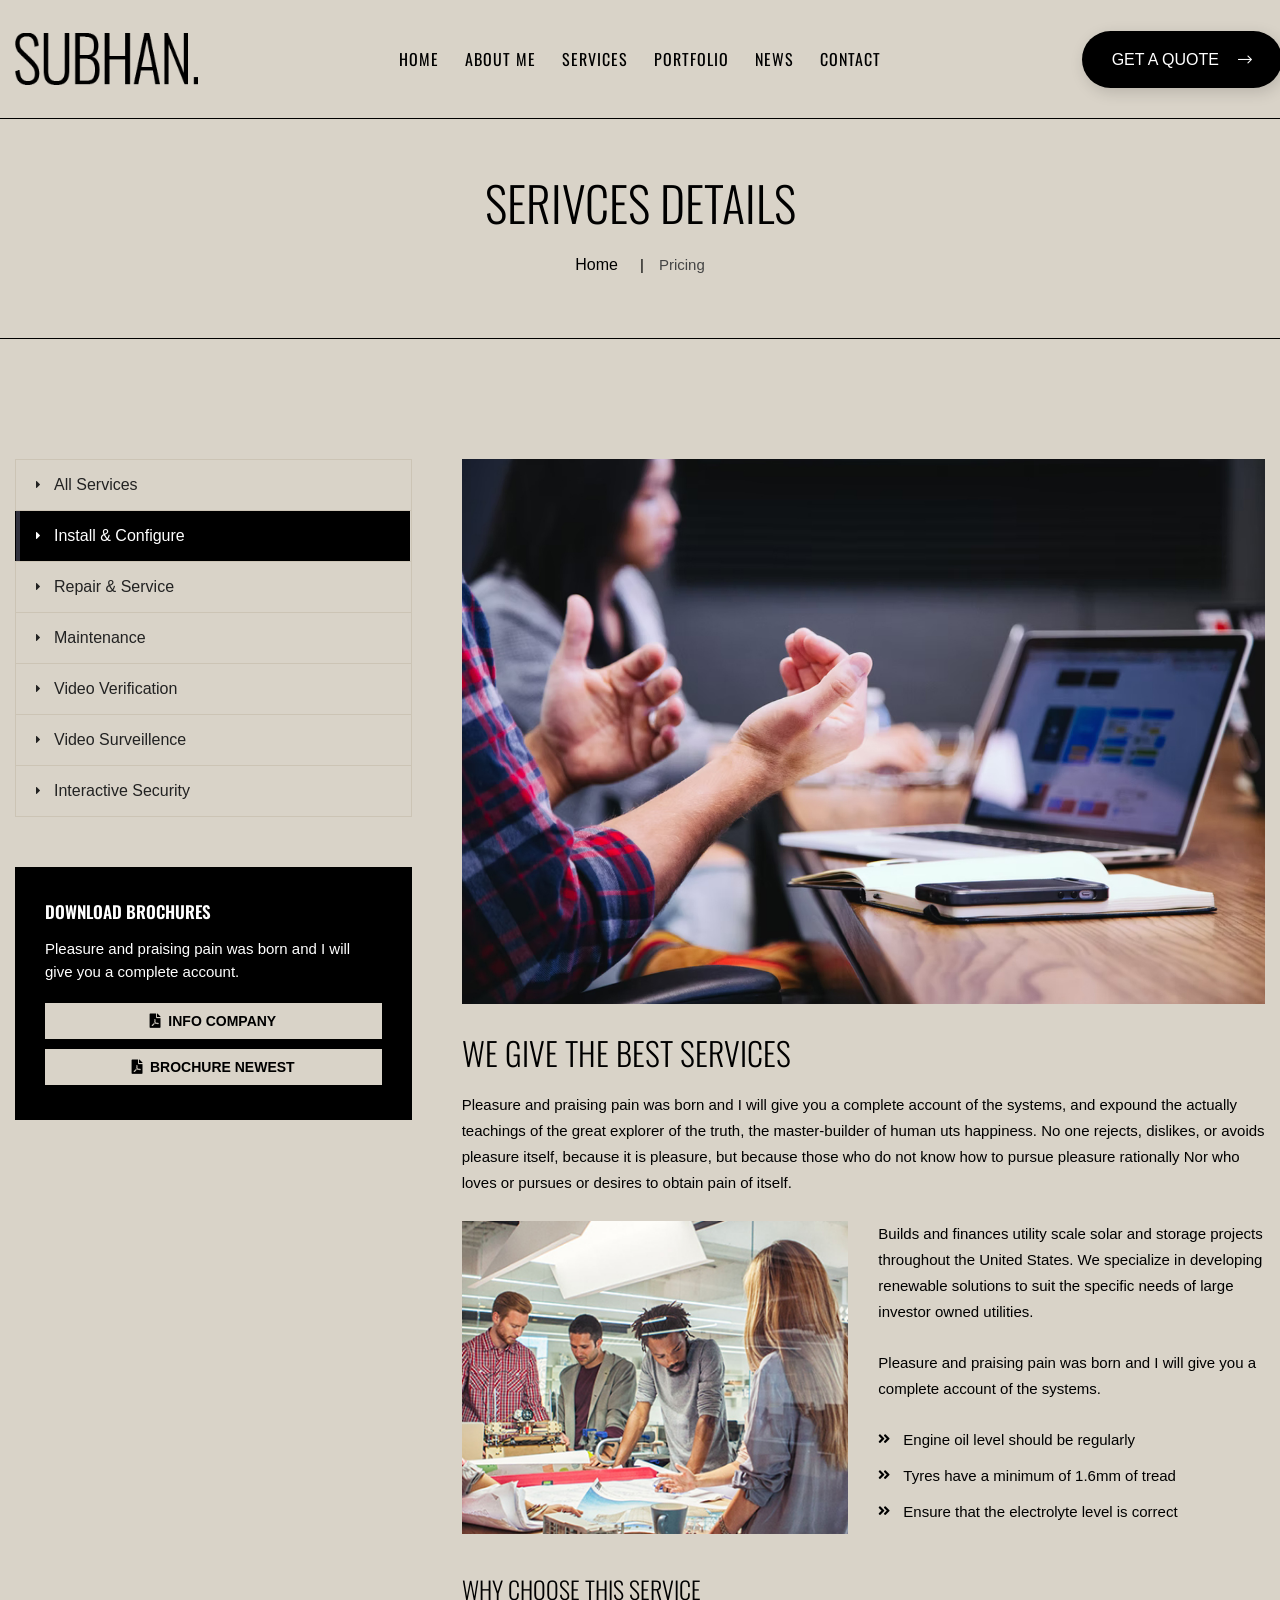
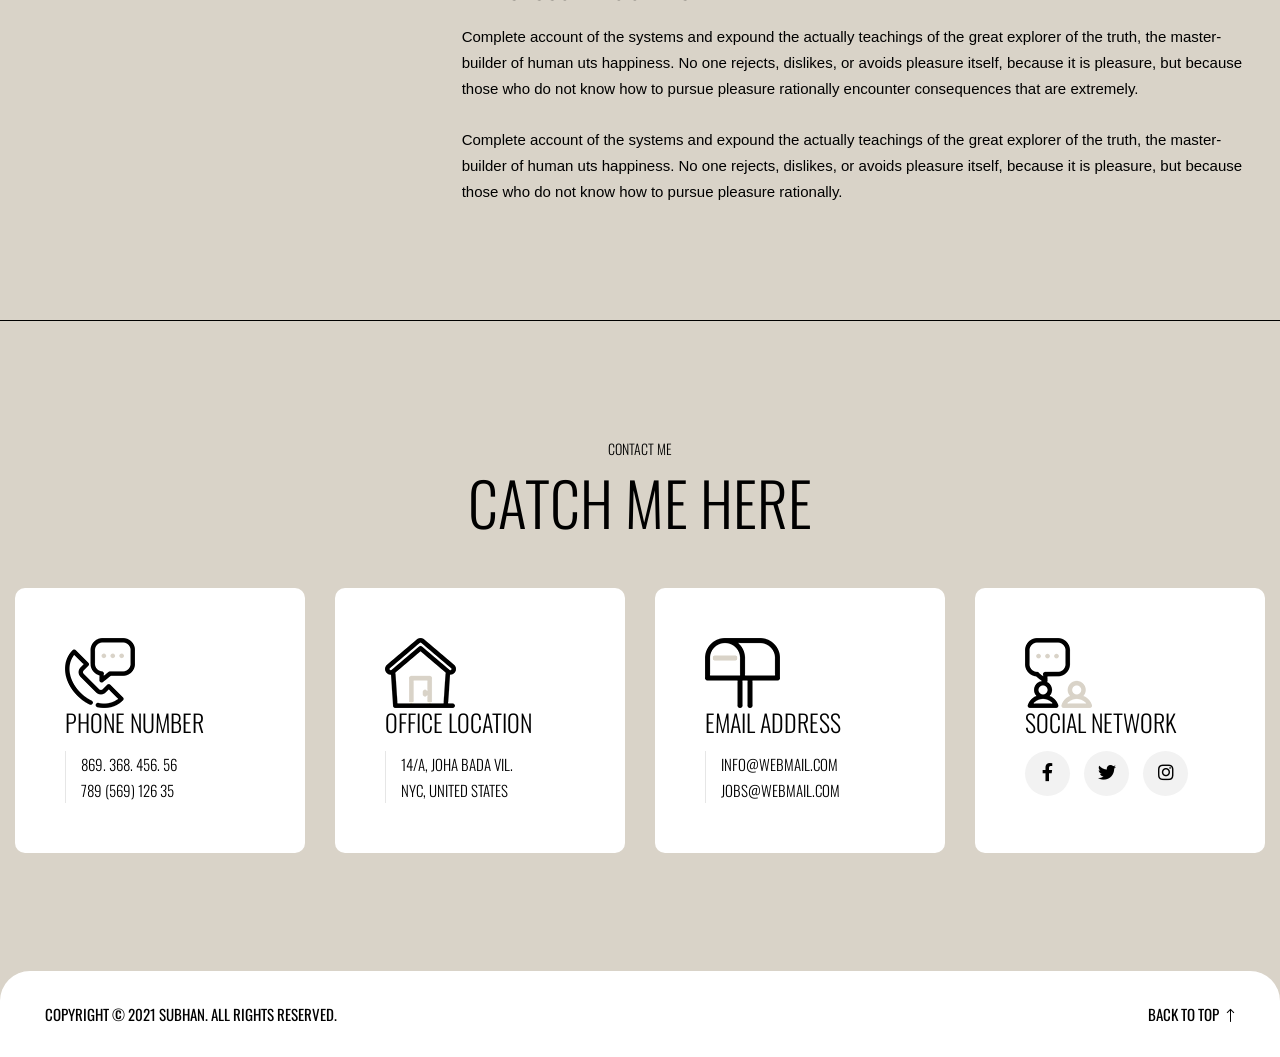
<file: services-detail.html>
<!doctype html>
<html class="no-js" lang="zxx">
    
<!-- Mirrored from htmldemo.zcubethemes.com/subhan/services-detail.html by HTTrack Website Copier/3.x [XR&CO'2014], Thu, 13 Aug 2026 18:42:34 GMT -->
<head>
        <meta charset="utf-8">
        <meta http-equiv="x-ua-compatible" content="ie=edge">
        <title>Subhan - Personal Portfolio  HTML Template</title>
        <meta name="description" content="">
        <meta name="viewport" content="width=device-width, initial-scale=1">
		<link rel="shortcut icon" type="image/x-icon" href="img/favicon.ico">
        <!-- Place favicon.ico in the root directory -->

		<!-- CSS here -->
        <link rel="stylesheet" href="css/bootstrap.min.css">
        <link rel="stylesheet" href="css/animate.min.css">
        <link rel="stylesheet" href="css/magnific-popup.css">
        <link rel="stylesheet" href="fontawesome/css/all.min.css">
        <link rel="stylesheet" href="font-flaticon/flaticon.css">
        <link rel="stylesheet" href="css/dripicons.css">
        <link rel="stylesheet" href="css/slick.css">
        <link rel="stylesheet" href="css/meanmenu.css">
        <link rel="stylesheet" href="css/default.css">
        <link rel="stylesheet" href="css/style.css">
        <link rel="stylesheet" href="css/responsive.css">
    </head>
    <body>
      <!-- header -->
        <header class="header-area">  
			
            <div id="header-sticky" class="menu-area">
                <div class="container brd">
                    <div class="second-menu">
                        <div class="row align-items-center">
                            <div class="col-xl-2 col-lg-2">
                                <div class="logo">
                                    <a href="index.html"><img src="img/logo/logo.png" alt="logo"></a>
                                </div>
                            </div>
                            <div class="col-xl-8 col-lg-8 text-center">
                              
                                <div class="main-menu">
                                    <nav id="mobile-menu">
                                         <ul>
                                             <li class="has-sub">
                                                <a href="index.html#home">Home</a>
                                            </li>
                                            <li><a href="index.html#about">about me</a></li>
                                            <li class="has-sub"> 
                                              <a href="index.html#services">services</a>
                                            </li>
                                           <li><a href="index.html#portfolio">portfolio</a></li>
                                            <li class="has-sub"> 
                                                <a href="blog.html">news</a>
                                            </li>
                                            <li><a href="index.html#contact">Contact</a></li>                                                  
                                        </ul>
                                    </nav>
                                </div>
                            </div>   
                          
                            <div class="col-xl-2 col-lg-2 d-none d-lg-block">
                                 <a href="index.html#contact" class="btn ss-btn smoth-scroll">Get A Quote <i class="fal fa-long-arrow-right"></i></a>
                                 
                            </div>
                            
                                <div class="col-12">
                                    <div class="mobile-menu"></div>
                                </div>
                        </div>
                    </div>
                </div>
            </div>
        </header>
        <!-- header-end -->
        <!-- main-area -->
        <main>
            
            <!-- search-popup -->
		<div class="modal fade bs-example-modal-lg search-bg popup1" tabindex="-1" role="dialog">
			<div class="modal-dialog modal-lg" role="document">
				<div class="modal-content search-popup">
					<div class="text-center">
						<a href="#" class="close2" data-dismiss="modal" aria-label="Close">× close</a>
					</div>
					<div class="row search-outer">
						<div class="col-md-11"><input type="text" placeholder="Search for products..." /></div>
						<div class="col-md-1 text-right"><a href="#"><i class="fa fa-search" aria-hidden="true"></i></a></div>
					</div>
				</div>
			</div>
		</div>
		<!-- /search-popup -->
            <!-- breadcrumb-area -->
             <section class="breadcrumb-area d-flex align-items-center">
                <div class="container">
                    <div class="row align-items-center">
                        <div class="col-xl-12 col-lg-12">
                            <div class="breadcrumb-wrap text-left">
                                <div class="breadcrumb-title">
                                    <h2>Serivces Details</h2>    
                                    <div class="breadcrumb-wrap">
                              
                                <nav aria-label="breadcrumb">
                                    <ol class="breadcrumb">
                                        <li class="breadcrumb-item"><a href="index.html">Home</a></li>
                                        <li class="breadcrumb-item active" aria-current="page">Pricing</li>
                                    </ol>
                                </nav>
                            </div>
                                </div>
                            </div>
                        </div>
                        
                    </div>
                </div>
            </section>
            <!-- breadcrumb-area-end -->
			<!-- service-details-area -->
            <div class="about-area5 about-p p-relative">
                <div class="container pt-120 pb-90 brd">
                    <div class="row">
                         <!-- #right side -->
                        <div class="col-sm-12 col-md-12 col-lg-4 order-1">
                           <aside class="sidebar services-sidebar">
                        
                        <!-- Category Widget -->
                        <div class="sidebar-widget categories">
                            <div class="widget-content">
                                <!-- Services Category -->
                                <ul class="services-categories">
                                    <li><a href="services-detail.html">All Services</a></li>
                                    <li class="active"><a href="service-detail.html">Install & Configure</a></li>
                                    <li><a href="services-detail.html">Repair & Service</a></li>
                                    <li><a href="services-detail.html">Maintenance</a></li>                                    
                                    <li><a href="services-detail.html">Video Verification</a></li>
                                    <li><a href="services-detail.html">Video Surveillence</a></li>
                                    <li><a href="services-detail.html">Interactive Security</a></li>
                                </ul>
                            </div>
                        </div>
                        
                        <!--Brochures Box-->
                        <div class="brochures-box">
                            <div class="inner">
                                <h4>Download Brochures</h4>
                                <div class="text">Pleasure and praising pain was born and I will give you a complete account.</div>
                                <a class="theme-btn btn-style-one" href="#"><span class="btn-title"><i class="fa fa-file-pdf"></i> Info Company</span></a>
                                <a class="theme-btn btn-style-one" href="#"><span class="btn-title"><i class="fa fa-file-pdf"></i> Brochure Newest</span></a>
                            </div>
                        </div>
                    </aside>
                        </div>
                        <!-- #right side end -->
                       
                        
					<div class="col-lg-8 col-md-12 col-sm-12 order-2">
                           <div class="service-detail">
                      

                        <div class="content-box">
                            <div class="mb-30"><img src="img/blog/inner_b1.jpg" alt="inner_b1"></div>
                            <h2> We give the best Services </h2>
                            <p>Pleasure and praising pain was born and I will give you a complete account of the systems, and expound the actually teachings of the great explorer of the truth, the master-builder of human uts happiness. No one rejects, dislikes, or avoids pleasure itself, because it is pleasure, but because those who do not know how to pursue pleasure rationally Nor who loves or pursues or desires to obtain pain of itself.</p>
    
                            <!-- Two Column -->
                            <div class="two-column">
                                <div class="row">
                                     <div class="image-column col-xl-6 col-lg-12 col-md-12">
                                        <figure class="image"><img src="img/resource/post-img-1.jpg" alt=""></figure>
                                    </div>
                                    <div class="text-column col-xl-6 col-lg-12 col-md-12">
                                        <p>Builds and finances utility scale solar and storage projects throughout the United States. We specialize in developing renewable solutions to suit the specific needs of large investor owned utilities.</p>
                                        <p>Pleasure and praising pain was born and I will give you a complete account of the systems.</p>

                                        <ul class="list-style-one">
                                            <li>Engine oil level should be regularly</li>
                                            <li>Tyres have a minimum of 1.6mm of tread</li>
                                            <li>Ensure that the electrolyte level is correct</li>
                                          
                                        </ul>
                                    </div>
                                   
                                </div>
                            </div>

                            <h3>Why Choose This Service</h3>

                            <p>Complete account of the systems and expound the actually teachings of the great explorer of the truth, the master-builder of human uts happiness. No one rejects, dislikes, or avoids pleasure itself, because it is pleasure, but because those who do not know how to pursue pleasure rationally encounter consequences that are extremely.</p>

                            <p>Complete account of the systems and expound the actually teachings of the great explorer of the truth, the master-builder of human uts happiness. No one rejects, dislikes, or avoids pleasure itself, because it is pleasure, but because those who do not know how to pursue pleasure rationally.</p>

                           
                        </div>
                    </div>
                        </div>
                     
                    </div>
                </div>
            </div>
            <!-- service-details-area-end -->
            
        </main>
        <!-- main-area-end -->
         
         <!-- footer -->
        <footer class="footer-bg footer-p pt-120">
            <div class="footer-top p-relative">
                <div class="container">
                    <div class="row">
                        <div class="col-lg-12">
                              <div class="section-title mb-50 text-center">
                                   <h5>contact me</h5>
                                    <h2>catch me here</h2>   
                            </div>
                        
                        </div>
                    </div>
                    <div class="row justify-content-between">
                        
                         <div class="col-xl-3 col-lg-3 col-sm-6">
                            <div class="footer-widget mb-30">
                                 <div class="f-widget-title mb-15">
                                   <img src="img/icon/f-phone-call.png" alt="img">
                                    <h2>phone number</h2>
                                </div>
                                <div class="f-contact">
                                    <ul>
                                     <li>
                                        869. 368. 456. 56<br> 789 (569) 126 35
                                    </li>
                                    
                                </ul>
                                    
                                    </div>
                            </div>
                        </div>
						<div class="col-xl-3 col-lg-3 col-sm-6">
                            <div class="footer-widget mb-30">
                                  <div class="f-widget-title mb-15">
                                   <img src="img/icon/f-location.png" alt="img">
                                     <h2>office location</h2>
                                </div>
                                <div class="f-contact">
                                    <ul>
                                  <li>
                                        14/A, Joha Bada Vil.<br>NYC, United States
                                    </li>
                                   
                                    
                                </ul>
                                    
                                    </div>
                            </div>
                        </div>
                        <div class="col-xl-3 col-lg-3 col-sm-6">
                            <div class="footer-widget mb-30">
                                <div class="f-widget-title mb-15">
                                   <img src="img/icon/f-email.png" alt="img">
                                    <h2>email address</h2>
                                </div>
                                <div class="f-contact">
                                    <ul>
                                    <li>
                                       info@webmail.com<br>jobs@webmail.com
                                    </li>
                                </ul>
                                    
                                    </div>
                            </div>
                        </div>  
                        <div class="col-xl-3 col-lg-3 col-sm-6">
                            <div class="footer-widget mb-30">
                                 <div class="f-widget-title mb-15">
                                   <img src="img/icon/social-net-icon.png" alt="img">
                                     <h2>social network</h2>
                                </div>
                                <div class="f-contact">
                                    <div class="footer-social">                                    
                                    <a href="#"><i class="fab fa-facebook-f"></i></a>
                                    <a href="#"><i class="fab fa-twitter"></i></a>
                                    <a href="#"><i class="fab fa-instagram"></i></a>
                                </div>        
                                    
                                    </div>
                                
                            </div>
                        </div>
                      
                        
                    </div>
                    <div class="row align-items-center copyright-wrap">
                        <div class="col-lg-6">                         
                              Copyright © 2021 Subhan. All rights reserved.          
                        </div>
                        <div class="col-lg-6 text-right text-xl-right">                       
                          <a href="#home" class="smoth-scroll">back to top <i class="fal fa-long-arrow-up"></i></a>
                        </div>
                        
                    </div>
                </div>
            </div>
         
        </footer>
        <!-- footer-end -->
		<!-- JS here -->
        <script src="js/vendor/modernizr-3.5.0.min.js"></script>
        <script src="js/vendor/jquery-3.6.0.min.js"></script>
        <script src="js/popper.min.js"></script>
        <script src="js/bootstrap.min.js"></script>
        <script src="js/one-page-nav-min.js"></script>
        <script src="js/slick.min.js"></script>
        <script src="js/ajax-form.js"></script>
        <script src="js/paroller.js"></script>
        <script src="js/wow.min.js"></script>
        <script src="js/js_isotope.pkgd.min.js"></script>
        <script src="js/imagesloaded.min.js"></script>
        <script src="js/parallax.min.js"></script>
         <script src="js/jquery.waypoints.min.js"></script>
        <script src="js/jquery.counterup.min.js"></script>
        <script src="js/jquery.scrollUp.min.js"></script>
        <script src="js/jquery.meanmenu.min.js"></script>
        <script src="js/parallax-scroll.js"></script>
        <script src="js/jquery.magnific-popup.min.js"></script>
        <script src="js/element-in-view.js"></script>
        <script src="js/main.js"></script>
    </body>

<!-- Mirrored from htmldemo.zcubethemes.com/subhan/services-detail.html by HTTrack Website Copier/3.x [XR&CO'2014], Thu, 13 Aug 2026 18:42:36 GMT -->
</html>
</file>
<file: font-flaticon/flaticon.css>
@font-face {
    font-family: "flaticon";
    src: url("flaticon3a2f.ttf?d2ee8be2790282bda7684fbba1aa2ace") format("truetype"),
url("flaticon3a2f.woff?d2ee8be2790282bda7684fbba1aa2ace") format("woff"),
url("flaticon3a2f.woff2?d2ee8be2790282bda7684fbba1aa2ace") format("woff2"),
url("flaticon3a2f.eot?d2ee8be2790282bda7684fbba1aa2ace#iefix") format("embedded-opentype"),
url("flaticon3a2f.svg?d2ee8be2790282bda7684fbba1aa2ace#flaticon") format("svg");
}

i[class^="flaticon-"]:before, i[class*=" flaticon-"]:before {
    font-family: flaticon !important;
    font-style: normal;
    font-weight: normal !important;
    font-variant: normal;
    text-transform: none;
    line-height: 1;
    -webkit-font-smoothing: antialiased;
    -moz-osx-font-smoothing: grayscale;
}

.flaticon-twitter:before {
    content: "\f101";
}
.flaticon-facebook:before {
    content: "\f102";
}
.flaticon-instagram:before {
    content: "\f103";
}
.flaticon-youtube:before {
    content: "\f104";
}
.flaticon-linkedin:before {
    content: "\f105";
}
.flaticon-whatsapp:before {
    content: "\f106";
}
.flaticon-telegram:before {
    content: "\f107";
}
.flaticon-mail:before {
    content: "\f108";
}
.flaticon-call:before {
    content: "\f109";
}
.flaticon-telephone:before {
    content: "\f10a";
}
.flaticon-clock:before {
    content: "\f10b";
}
.flaticon-next:before {
    content: "\f10c";
}
.flaticon-add:before {
    content: "\f10d";
}
.flaticon-cancel:before {
    content: "\f10e";
}
.flaticon-loupe:before {
    content: "\f10f";
}
.flaticon-back-arrow:before {
    content: "\f110";
}
.flaticon-star:before {
    content: "\f111";
}
.flaticon-home:before {
    content: "\f112";
}
.flaticon-upload:before {
    content: "\f113";
}
.flaticon-check:before {
    content: "\f114";
}
.flaticon-email:before {
    content: "\f115";
}
.flaticon-heart:before {
    content: "\f116";
}
.flaticon-left-arrow:before {
    content: "\f117";
}
.flaticon-maintenance:before {
    content: "\f118";
}
.flaticon-rain:before {
    content: "\f119";
}
.flaticon-cctv:before {
    content: "\f11a";
}
.flaticon-surveillance:before {
    content: "\f11b";
}
.flaticon-gate:before {
    content: "\f11c";
}
.flaticon-tsunami:before {
    content: "\f11d";
}
.flaticon-key:before {
    content: "\f11e";
}
.flaticon-fingerprint-scan:before {
    content: "\f11f";
}
.flaticon-intercom:before {
    content: "\f120";
}
.flaticon-barrier:before {
    content: "\f121";
}
.flaticon-fire:before {
    content: "\f122";
}
.flaticon-fire-alarm:before {
    content: "\f123";
}
.flaticon-fire-extinguisher:before {
    content: "\f124";
}
.flaticon-smoke-detector:before {
    content: "\f125";
}
.flaticon-warning:before {
    content: "\f126";
}
.flaticon-security:before {
    content: "\f127";
}
.flaticon-police-station:before {
    content: "\f128";
}
.flaticon-wall:before {
    content: "\f129";
}
.flaticon-home-1:before {
    content: "\f12a";
}
.flaticon-insurance:before {
    content: "\f12b";
}
.flaticon-vault:before {
    content: "\f12c";
}
.flaticon-keypad:before {
    content: "\f12d";
}
.flaticon-hurricane:before {
    content: "\f12e";
}
.flaticon-eye-scan:before {
    content: "\f12f";
}
.flaticon-house-key:before {
    content: "\f130";
}
.flaticon-gun:before {
    content: "\f131";
}
.flaticon-alert:before {
    content: "\f132";
}
.flaticon-bandit:before {
    content: "\f133";
}
.flaticon-monitoring:before {
    content: "\f134";
}
.flaticon-guard-pet:before {
    content: "\f135";
}
.flaticon-surveillance-1:before {
    content: "\f136";
}
.flaticon-air-purifier:before {
    content: "\f137";
}
.flaticon-alarm-system:before {
    content: "\f138";
}
.flaticon-burglar:before {
    content: "\f139";
}
.flaticon-padlock:before {
    content: "\f13a";
}
.flaticon-air-pollution:before {
    content: "\f13b";
}
.flaticon-control-panel:before {
    content: "\f13c";
}
.flaticon-fire-alarm-1:before {
    content: "\f13d";
}
.flaticon-security-scan:before {
    content: "\f13e";
}
.flaticon-emergency-sign:before {
    content: "\f13f";
}
.flaticon-surveillance-2:before {
    content: "\f140";
}
.flaticon-automatic-doors:before {
    content: "\f141";
}
.flaticon-cctv-camera:before {
    content: "\f142";
}
.flaticon-data-encryption:before {
    content: "\f143";
}
.flaticon-detector:before {
    content: "\f144";
}
.flaticon-temperature:before {
    content: "\f145";
}
.flaticon-door-lock:before {
    content: "\f146";
}
.flaticon-home-automation:before {
    content: "\f147";
}
.flaticon-surveillance-3:before {
    content: "\f148";
}
.flaticon-intrusion:before {
    content: "\f149";
}
.flaticon-keypad-1:before {
    content: "\f14a";
}
.flaticon-notification:before {
    content: "\f14b";
}
.flaticon-sos:before {
    content: "\f14c";
}
.flaticon-double-right-arrows-angles:before {
    content: "\f14d";
}
.flaticon-plus:before {
    content: "\f14e";
}
.flaticon-remove:before {
    content: "\f14f";
}
.flaticon-calendar:before {
    content: "\f150";
}
.flaticon-calendar-1:before {
    content: "\f151";
}
.flaticon-24-hours-support:before {
    content: "\f152";
}
.flaticon-24-hours:before {
    content: "\f153";
}
.flaticon-chat:before {
    content: "\f154";
}
.flaticon-email-1:before {
    content: "\f155";
}
.flaticon-outgoing-call:before {
    content: "\f156";
}
.flaticon-pin:before {
    content: "\f157";
}
.flaticon-faq:before {
    content: "\f158";
}
.flaticon-up-arrow:before {
    content: "\f159";
}
.flaticon-bubble-chat:before {
    content: "\f15a";
}
.flaticon-chat-1:before {
    content: "\f15b";
}
.flaticon-user:before {
    content: "\f15c";
}
.flaticon-user-1:before {
    content: "\f15d";
}
.flaticon-globe:before {
    content: "\f15e";
}
.flaticon-global:before {
    content: "\f15f";
}
</file>
<file: css/dripicons.css>
@charset "UTF-8";

@font-face {
  font-family: "dripicons-v2";
  src:url("../fonts/dripicons-v2.eot");
  src:url("../fonts/dripicons-v2d41d.eot?#iefix") format("embedded-opentype"),
    url("../fonts/dripicons-v2.woff") format("woff"),
    url("../fonts/dripicons-v2.ttf") format("truetype"),
    url("../fonts/dripicons-v2.svg#dripicons-v2") format("svg");
  font-weight: normal;
  font-style: normal;

}

[data-icon]:before {
  font-family: "dripicons-v2" !important;
  content: attr(data-icon);
  font-style: normal !important;
  font-weight: normal !important;
  font-variant: normal !important;
  text-transform: none !important;
  speak: none;
  line-height: 1;
  -webkit-font-smoothing: antialiased;
  -moz-osx-font-smoothing: grayscale;
}

[class^="dripicons-"]:before,
[class*=" dripicons-"]:before {
  font-family: "dripicons-v2" !important;
  font-style: normal !important;
  font-weight: normal !important;
  font-variant: normal !important;
  text-transform: none !important;
  speak: none;
  line-height: 1;
  -webkit-font-smoothing: antialiased;
  -moz-osx-font-smoothing: grayscale;
}

.dripicons-alarm:before {
  content: "\61";
}
.dripicons-align-center:before {
  content: "\62";
}
.dripicons-align-justify:before {
  content: "\63";
}
.dripicons-align-left:before {
  content: "\64";
}
.dripicons-align-right:before {
  content: "\65";
}
.dripicons-anchor:before {
  content: "\66";
}
.dripicons-archive:before {
  content: "\67";
}
.dripicons-arrow-down:before {
  content: "\68";
}
.dripicons-arrow-left:before {
  content: "\69";
}
.dripicons-arrow-right:before {
  content: "\6a";
}
.dripicons-arrow-thin-down:before {
  content: "\6b";
}
.dripicons-arrow-thin-left:before {
  content: "\6c";
}
.dripicons-arrow-thin-right:before {
  content: "\6d";
}
.dripicons-arrow-thin-up:before {
  content: "\6e";
}
.dripicons-arrow-up:before {
  content: "\6f";
}
.dripicons-article:before {
  content: "\70";
}
.dripicons-backspace:before {
  content: "\71";
}
.dripicons-basket:before {
  content: "\72";
}
.dripicons-basketball:before {
  content: "\73";
}
.dripicons-battery-empty:before {
  content: "\74";
}
.dripicons-battery-full:before {
  content: "\75";
}
.dripicons-battery-low:before {
  content: "\76";
}
.dripicons-battery-medium:before {
  content: "\77";
}
.dripicons-bell:before {
  content: "\78";
}
.dripicons-blog:before {
  content: "\79";
}
.dripicons-bluetooth:before {
  content: "\7a";
}
.dripicons-bold:before {
  content: "\41";
}
.dripicons-bookmark:before {
  content: "\42";
}
.dripicons-bookmarks:before {
  content: "\43";
}
.dripicons-box:before {
  content: "\44";
}
.dripicons-briefcase:before {
  content: "\45";
}
.dripicons-brightness-low:before {
  content: "\46";
}
.dripicons-brightness-max:before {
  content: "\47";
}
.dripicons-brightness-medium:before {
  content: "\48";
}
.dripicons-broadcast:before {
  content: "\49";
}
.dripicons-browser:before {
  content: "\4a";
}
.dripicons-browser-upload:before {
  content: "\4b";
}
.dripicons-brush:before {
  content: "\4c";
}
.dripicons-calendar:before {
  content: "\4d";
}
.dripicons-camcorder:before {
  content: "\4e";
}
.dripicons-camera:before {
  content: "\4f";
}
.dripicons-card:before {
  content: "\50";
}
.dripicons-cart:before {
  content: "\51";
}
.dripicons-checklist:before {
  content: "\52";
}
.dripicons-checkmark:before {
  content: "\53";
}
.dripicons-chevron-down:before {
  content: "\54";
}
.dripicons-chevron-left:before {
  content: "\55";
}
.dripicons-chevron-right:before {
  content: "\56";
}
.dripicons-chevron-up:before {
  content: "\57";
}
.dripicons-clipboard:before {
  content: "\58";
}
.dripicons-clock:before {
  content: "\59";
}
.dripicons-clockwise:before {
  content: "\5a";
}
.dripicons-cloud:before {
  content: "\30";
}
.dripicons-cloud-download:before {
  content: "\31";
}
.dripicons-cloud-upload:before {
  content: "\32";
}
.dripicons-code:before {
  content: "\33";
}
.dripicons-contract:before {
  content: "\34";
}
.dripicons-contract-2:before {
  content: "\35";
}
.dripicons-conversation:before {
  content: "\36";
}
.dripicons-copy:before {
  content: "\37";
}
.dripicons-crop:before {
  content: "\38";
}
.dripicons-cross:before {
  content: "\39";
}
.dripicons-crosshair:before {
  content: "\21";
}
.dripicons-cutlery:before {
  content: "\22";
}
.dripicons-device-desktop:before {
  content: "\23";
}
.dripicons-device-mobile:before {
  content: "\24";
}
.dripicons-device-tablet:before {
  content: "\25";
}
.dripicons-direction:before {
  content: "\26";
}
.dripicons-disc:before {
  content: "\27";
}
.dripicons-document:before {
  content: "\28";
}
.dripicons-document-delete:before {
  content: "\29";
}
.dripicons-document-edit:before {
  content: "\2a";
}
.dripicons-document-new:before {
  content: "\2b";
}
.dripicons-document-remove:before {
  content: "\2c";
}
.dripicons-dot:before {
  content: "\2d";
}
.dripicons-dots-2:before {
  content: "\2e";
}
.dripicons-dots-3:before {
  content: "\2f";
}
.dripicons-download:before {
  content: "\3a";
}
.dripicons-duplicate:before {
  content: "\3b";
}
.dripicons-enter:before {
  content: "\3c";
}
.dripicons-exit:before {
  content: "\3d";
}
.dripicons-expand:before {
  content: "\3e";
}
.dripicons-expand-2:before {
  content: "\3f";
}
.dripicons-experiment:before {
  content: "\40";
}
.dripicons-export:before {
  content: "\5b";
}
.dripicons-feed:before {
  content: "\5d";
}
.dripicons-flag:before {
  content: "\5e";
}
.dripicons-flashlight:before {
  content: "\5f";
}
.dripicons-folder:before {
  content: "\60";
}
.dripicons-folder-open:before {
  content: "\7b";
}
.dripicons-forward:before {
  content: "\7c";
}
.dripicons-gaming:before {
  content: "\7d";
}
.dripicons-gear:before {
  content: "\7e";
}
.dripicons-graduation:before {
  content: "\5c";
}
.dripicons-graph-bar:before {
  content: "\e000";
}
.dripicons-graph-line:before {
  content: "\e001";
}
.dripicons-graph-pie:before {
  content: "\e002";
}
.dripicons-headset:before {
  content: "\e003";
}
.dripicons-heart:before {
  content: "\e004";
}
.dripicons-help:before {
  content: "\e005";
}
.dripicons-home:before {
  content: "\e006";
}
.dripicons-hourglass:before {
  content: "\e007";
}
.dripicons-inbox:before {
  content: "\e008";
}
.dripicons-information:before {
  content: "\e009";
}
.dripicons-italic:before {
  content: "\e00a";
}
.dripicons-jewel:before {
  content: "\e00b";
}
.dripicons-lifting:before {
  content: "\e00c";
}
.dripicons-lightbulb:before {
  content: "\e00d";
}
.dripicons-link:before {
  content: "\e00e";
}
.dripicons-link-broken:before {
  content: "\e00f";
}
.dripicons-list:before {
  content: "\e010";
}
.dripicons-loading:before {
  content: "\e011";
}
.dripicons-location:before {
  content: "\e012";
}
.dripicons-lock:before {
  content: "\e013";
}
.dripicons-lock-open:before {
  content: "\e014";
}
.dripicons-mail:before {
  content: "\e015";
}
.dripicons-map:before {
  content: "\e016";
}
.dripicons-media-loop:before {
  content: "\e017";
}
.dripicons-media-next:before {
  content: "\e018";
}
.dripicons-media-pause:before {
  content: "\e019";
}
.dripicons-media-play:before {
  content: "\e01a";
}
.dripicons-media-previous:before {
  content: "\e01b";
}
.dripicons-media-record:before {
  content: "\e01c";
}
.dripicons-media-shuffle:before {
  content: "\e01d";
}
.dripicons-media-stop:before {
  content: "\e01e";
}
.dripicons-medical:before {
  content: "\e01f";
}
.dripicons-menu:before {
  content: "\e020";
}
.dripicons-message:before {
  content: "\e021";
}
.dripicons-meter:before {
  content: "\e022";
}
.dripicons-microphone:before {
  content: "\e023";
}
.dripicons-minus:before {
  content: "\e024";
}
.dripicons-monitor:before {
  content: "\e025";
}
.dripicons-move:before {
  content: "\e026";
}
.dripicons-music:before {
  content: "\e027";
}
.dripicons-network-1:before {
  content: "\e028";
}
.dripicons-network-2:before {
  content: "\e029";
}
.dripicons-network-3:before {
  content: "\e02a";
}
.dripicons-network-4:before {
  content: "\e02b";
}
.dripicons-network-5:before {
  content: "\e02c";
}
.dripicons-pamphlet:before {
  content: "\e02d";
}
.dripicons-paperclip:before {
  content: "\e02e";
}
.dripicons-pencil:before {
  content: "\e02f";
}
.dripicons-phone:before {
  content: "\e030";
}
.dripicons-photo:before {
  content: "\e031";
}
.dripicons-photo-group:before {
  content: "\e032";
}
.dripicons-pill:before {
  content: "\e033";
}
.dripicons-pin:before {
  content: "\e034";
}
.dripicons-plus:before {
  content: "\e035";
}
.dripicons-power:before {
  content: "\e036";
}
.dripicons-preview:before {
  content: "\e037";
}
.dripicons-print:before {
  content: "\e038";
}
.dripicons-pulse:before {
  content: "\e039";
}
.dripicons-question:before {
  content: "\e03a";
}
.dripicons-reply:before {
  content: "\e03b";
}
.dripicons-reply-all:before {
  content: "\e03c";
}
.dripicons-return:before {
  content: "\e03d";
}
.dripicons-retweet:before {
  content: "\e03e";
}
.dripicons-rocket:before {
  content: "\e03f";
}
.dripicons-scale:before {
  content: "\e040";
}
.dripicons-search:before {
  content: "\e041";
}
.dripicons-shopping-bag:before {
  content: "\e042";
}
.dripicons-skip:before {
  content: "\e043";
}
.dripicons-stack:before {
  content: "\e044";
}
.dripicons-star:before {
  content: "\e045";
}
.dripicons-stopwatch:before {
  content: "\e046";
}
.dripicons-store:before {
  content: "\e047";
}
.dripicons-suitcase:before {
  content: "\e048";
}
.dripicons-swap:before {
  content: "\e049";
}
.dripicons-tag:before {
  content: "\e04a";
}
.dripicons-tag-delete:before {
  content: "\e04b";
}
.dripicons-tags:before {
  content: "\e04c";
}
.dripicons-thumbs-down:before {
  content: "\e04d";
}
.dripicons-thumbs-up:before {
  content: "\e04e";
}
.dripicons-ticket:before {
  content: "\e04f";
}
.dripicons-time-reverse:before {
  content: "\e050";
}
.dripicons-to-do:before {
  content: "\e051";
}
.dripicons-toggles:before {
  content: "\e052";
}
.dripicons-trash:before {
  content: "\e053";
}
.dripicons-trophy:before {
  content: "\e054";
}
.dripicons-upload:before {
  content: "\e055";
}
.dripicons-user:before {
  content: "\e056";
}
.dripicons-user-group:before {
  content: "\e057";
}
.dripicons-user-id:before {
  content: "\e058";
}
.dripicons-vibrate:before {
  content: "\e059";
}
.dripicons-view-apps:before {
  content: "\e05a";
}
.dripicons-view-list:before {
  content: "\e05b";
}
.dripicons-view-list-large:before {
  content: "\e05c";
}
.dripicons-view-thumb:before {
  content: "\e05d";
}
.dripicons-volume-full:before {
  content: "\e05e";
}
.dripicons-volume-low:before {
  content: "\e05f";
}
.dripicons-volume-medium:before {
  content: "\e060";
}
.dripicons-volume-off:before {
  content: "\e061";
}
.dripicons-wallet:before {
  content: "\e062";
}
.dripicons-warning:before {
  content: "\e063";
}
.dripicons-web:before {
  content: "\e064";
}
.dripicons-weight:before {
  content: "\e065";
}
.dripicons-wifi:before {
  content: "\e066";
}
.dripicons-wrong:before {
  content: "\e067";
}
.dripicons-zoom-in:before {
  content: "\e068";
}
.dripicons-zoom-out:before {
  content: "\e069";
}
</file>
<file: css/default.css>
/* Deafult Margin & Padding */
/*-- Margin Top --*/
.mt-5 {
	margin-top: 5px;
}
.mt-10 {
	margin-top: 10px;
}
.mt-15 {
	margin-top: 15px;
}
.mt-20 {
	margin-top: 20px;
}
.mt-25 {
	margin-top: 25px;
}
.mt-30 {
	margin-top: 30px;
}
.mt-35 {
	margin-top: 35px;
}
.mt-40 {
	margin-top: 40px;
}
.mt-45 {
	margin-top: 45px;
}
.mt-50 {
	margin-top: 50px;
}
.mt-55 {
	margin-top: 55px;
}
.mt-60 {
	margin-top: 60px;
}
.mt-65 {
	margin-top: 65px;
}
.mt-70 {
	margin-top: 70px;
}
.mt-75 {
	margin-top: 75px;
}
.mt-80 {
	margin-top: 80px;
}
.mt-85 {
	margin-top: 85px;
}
.mt-90 {
	margin-top: 90px;
}
.mt-95 {
	margin-top: 95px;
}
.mt-100 {
	margin-top: 100px;
}
.mt-105 {
	margin-top: 105px;
}
.mt-110 {
	margin-top: 110px;
}
.mt-115 {
	margin-top: 115px;
}
.mt-120 {
	margin-top: 120px;
}
.mt-125 {
	margin-top: 125px;
}
.mt-130 {
	margin-top: 130px;
}
.mt-135 {
	margin-top: 135px;
}
.mt-140 {
	margin-top: 140px;
}
.mt-145 {
	margin-top: 145px;
}
.mt-150 {
	margin-top: 150px;
}
.mt-155 {
	margin-top: 155px;
}
.mt-160 {
	margin-top: 160px;
}
.mt-165 {
	margin-top: 165px;
}
.mt-170 {
	margin-top: 170px;
}
.mt-175 {
	margin-top: 175px;
}
.mt-180 {
	margin-top: 180px;
}
.mt-185 {
	margin-top: 185px;
}
.mt-190 {
	margin-top: 190px;
}
.mt-195 {
	margin-top: 195px;
}
.mt-200 {
	margin-top: 200px;
}
/*-- Margin Bottom --*/

.mb-5 {
	margin-bottom: 5px;
}
.mb-10 {
	margin-bottom: 10px;
}
.mb-15 {
	margin-bottom: 15px;
}
.mb-20 {
	margin-bottom: 20px;
}
.mb-25 {
	margin-bottom: 25px;
}
.mb-30 {
	margin-bottom: 30px;
}
.mb-35 {
	margin-bottom: 35px;
}
.mb-40 {
	margin-bottom: 40px;
}
.mb-45 {
	margin-bottom: 45px;
}
.mb-50 {
	margin-bottom: 50px;
}
.mb-55 {
	margin-bottom: 55px;
}
.mb-60 {
	margin-bottom: 60px;
}
.mb-65 {
	margin-bottom: 65px;
}
.mb-70 {
	margin-bottom: 70px;
}
.mb-75 {
	margin-bottom: 75px;
}
.mb-80 {
	margin-bottom: 80px;
}
.mb-85 {
	margin-bottom: 85px;
}
.mb-90 {
	margin-bottom: 90px;
}
.mb-95 {
	margin-bottom: 95px;
}
.mb-100 {
	margin-bottom: 100px;
}
.mb-105 {
	margin-bottom: 105px;
}
.mb-110 {
	margin-bottom: 110px;
}
.mb-115 {
	margin-bottom: 115px;
}
.mb-120 {
	margin-bottom: 120px;
}
.mb-125 {
	margin-bottom: 125px;
}
.mb-130 {
	margin-bottom: 130px;
}
.mb-135 {
	margin-bottom: 135px;
}
.mb-140 {
	margin-bottom: 140px;
}
.mb-145 {
	margin-bottom: 145px;
}
.mb-150 {
	margin-bottom: 150px;
}
.mb-155 {
	margin-bottom: 155px;
}
.mb-160 {
	margin-bottom: 160px;
}
.mb-165 {
	margin-bottom: 165px;
}
.mb-170 {
	margin-bottom: 170px;
}
.mb-175 {
	margin-bottom: 175px;
}
.mb-180 {
	margin-bottom: 180px;
}
.mb-185 {
	margin-bottom: 185px;
}
.mb-190 {
	margin-bottom: 190px;
}
.mb-195 {
	margin-bottom: 195px;
}
.mb-200 {
	margin-bottom: 200px;
}
/*-- Padding Top --*/

.pt-5 {
	padding-top: 5px;
}
.pt-10 {
	padding-top: 10px;
}
.pt-15 {
	padding-top: 15px;
}
.pt-20 {
	padding-top: 20px;
}
.pt-25 {
	padding-top: 25px;
}
.pt-30 {
	padding-top: 30px;
}
.pt-35 {
	padding-top: 35px;
}
.pt-40 {
	padding-top: 40px;
}
.pt-45 {
	padding-top: 45px;
}
.pt-50 {
	padding-top: 50px;
}
.pt-55 {
	padding-top: 55px;
}
.pt-60 {
	padding-top: 60px;
}
.pt-65 {
	padding-top: 65px;
}
.pt-70 {
	padding-top: 70px;
}
.pt-75 {
	padding-top: 75px;
}
.pt-80 {
	padding-top: 80px;
}
.pt-85 {
	padding-top: 85px;
}
.pt-90 {
	padding-top: 90px;
}
.pt-95 {
	padding-top: 95px;
}
.pt-120 {
	padding-top: 100px;
}
.pt-105 {
	padding-top: 105px;
}
.pt-110 {
	padding-top: 110px;
}
.pt-115 {
	padding-top: 115px;
}
.pt-120 {
	padding-top: 120px;
}
.pt-125 {
	padding-top: 125px;
}
.pt-130 {
	padding-top: 130px;
}
.pt-135 {
	padding-top: 135px;
}
.pt-140 {
	padding-top: 140px;
}
.pt-145 {
	padding-top: 145px;
}
.pt-150 {
	padding-top: 150px;
}
.pt-155 {
	padding-top: 155px;
}
.pt-160 {
	padding-top: 160px;
}
.pt-165 {
	padding-top: 165px;
}
.pt-170 {
	padding-top: 170px;
}
.pt-175 {
	padding-top: 175px;
}
.pt-180 {
	padding-top: 180px;
}
.pt-185 {
	padding-top: 185px;
}
.pt-190 {
	padding-top: 190px;
}
.pt-195 {
	padding-top: 195px;
}
.pt-200 {
	padding-top: 200px;
}
.pt-240 {
	padding-top: 240px;
}
.pt-113 {
	padding-top: 113px;
}
/*-- Padding Bottom --*/

.pb-5 {
	padding-bottom: 5px;
}
.pb-10 {
	padding-bottom: 10px;
}
.pb-15 {
	padding-bottom: 15px;
}
.pb-20 {
	padding-bottom: 20px;
}
.pb-25 {
	padding-bottom: 25px;
}
.pb-30 {
	padding-bottom: 30px;
}
.pb-35 {
	padding-bottom: 35px;
}
.pb-40 {
	padding-bottom: 40px;
}
.pb-45 {
	padding-bottom: 45px;
}
.pb-50 {
	padding-bottom: 50px;
}
.pb-55 {
	padding-bottom: 55px;
}
.pb-60 {
	padding-bottom: 60px;
}
.pb-65 {
	padding-bottom: 65px;
}
.pb-70 {
	padding-bottom: 70px;
}
.pb-75 {
	padding-bottom: 75px;
}
.pb-80 {
	padding-bottom: 80px;
}
.pb-85 {
	padding-bottom: 85px;
}
.pb-90 {
	padding-bottom: 90px;
}
.pb-95 {
	padding-bottom: 95px;
}
.pb-100 {
	padding-bottom: 100px;
}
.pb-105 {
	padding-bottom: 105px;
}
.pb-110 {
	padding-bottom: 110px;
}
.pb-115 {
	padding-bottom: 115px;
}
.pb-120 {
	padding-bottom: 120px;
}
.pb-125 {
	padding-bottom: 125px;
}
.pb-130 {
	padding-bottom: 130px;
}
.pb-135 {
	padding-bottom: 135px;
}
.pb-140 {
	padding-bottom: 140px;
}
.pb-145 {
	padding-bottom: 145px;
}
.pb-150 {
	padding-bottom: 150px;
}
.pb-155 {
	padding-bottom: 155px;
}
.pb-160 {
	padding-bottom: 160px;
}
.pb-165 {
	padding-bottom: 165px;
}
.pb-170 {
	padding-bottom: 170px;
}
.pb-175 {
	padding-bottom: 175px;
}
.pb-180 {
	padding-bottom: 180px;
}
.pb-185 {
	padding-bottom: 185px;
}
.pb-190 {
	padding-bottom: 190px;
}
.pb-195 {
	padding-bottom: 195px;
}
.pb-200 {
	padding-bottom: 200px;
}

.pb-240 {
    padding-bottom: 450px;
}

/*-- Padding Left --*/
.pl-0 {
	padding-left: 0px;
}
.pl-5 {
	padding-left: 5px;
}
.pl-10 {
	padding-left: 10px;
}
.pl-15 {
	padding-left: 15px;
}
.pl-20{
	padding-left: 20px;
}
.pl-25 {
	padding-left: 35px;
}
.pl-30 {
	padding-left: 30px;
}
.pl-35 {
	padding-left: 35px;
}

.pl-35 {
	padding-left: 35px;
}

.pl-40 {
	padding-left: 40px;
}

.pl-45 {
	padding-left: 45px;
}

.pl-50 {
	padding-left: 50px;
}

.pl-55 {
	padding-left: 55px;
}

.pl-60 {
	padding-left: 60px;
}
.pl-65 {
	padding-left: 65px;
}
.pl-70 {
	padding-left: 70px;
}
.pl-75 {
	padding-left: 75px;
}
.pl-80 {
	padding-left: 80px;
}
.pl-85 {
	padding-left: 80px;
}
.pl-90 {
	padding-left: 90px;
}
.pl-95 {
	padding-left: 95px;
}
.pl-100 {
	padding-left: 100px;
}


/*-- Padding Right --*/
.pr-0 {
	padding-right: 0px;
}
.pr-5 {
	padding-right: 5px;
}
.pr-10 {
	padding-right: 10px;
}
.pr-15 {
	padding-right: 15px;
}
.pr-20{
	padding-right: 20px;
}
.pr-25 {
	padding-right: 35px;
}
.pr-30 {
	padding-right: 30px;
}
.pr-35 {
	padding-right: 35px;
}

.pr-35 {
	padding-right: 35px;
}

.pr-40 {
	padding-right: 40px;
}

.pr-45 {
	padding-right: 45px;
}

.pr-50 {
	padding-right: 50px;
}

.pr-55 {
	padding-right: 55px;
}

.pr-60 {
	padding-right: 60px;
}
.pr-65 {
	padding-right: 65px;
}
.pr-70 {
	padding-right: 70px;
}
.pr-75 {
	padding-right: 75px;
}
.pr-80 {
	padding-right: 80px;
}
.pr-85 {
	padding-right: 80px;
}
.pr-90 {
	padding-right: 90px;
}
.pr-95 {
	padding-right: 95px;
}
.pr-100 {
	padding-right: 100px;
}

/* font weight */
.f-700{font-weight: 700;}
.f-600{font-weight: 600;}
.f-500{font-weight: 500;}
.f-400{font-weight: 400;}
.f-300{font-weight: 300;}

/* Background Color */

.gray-bg {
	background: #f4f4fe;
}
.white-bg {
	background: #fff;
}
.black-bg {
	background: #222;
}
.theme-bg {
	background: #222;
}
.primary-bg {
	background: #1a237e;
}
/* Color */

.white-color {
	color: #fff;
}
.black-color {
	color: #222;
}
.theme-color {
	color: #222;
}
.primary-color {
	color: #222;
}
/* black overlay */

[data-overlay] {
	position: relative;
}
[data-overlay]::before {
	background: #000 none repeat scroll 0 0;
	content: "";
	height: 100%;
	left: 0;
	position: absolute;
	top: 0;
	width: 100%;
	z-index: 1;
}
[data-overlay="3"]::before {
	opacity: 0.3;
}
[data-overlay="4"]::before {
	opacity: 0.4;
}
[data-overlay="5"]::before {
	opacity: 0.5;
}
[data-overlay="6"]::before {
	opacity: 0.6;
}
[data-overlay="7"]::before {
	opacity: 0.7;
}
[data-overlay="8"]::before {
	opacity: 0.8;
}
[data-overlay="9"]::before {
	opacity: 0.9;
}

/*********************** Demo - 20 *******************/
.box20{position:relative}
.box20:after,.box20:before{position:absolute;content:""}
.box20:before{width:80%;height:220%;background:#000;top:-50%;left:-100%;z-index:1;transform:rotate(25deg);transform-origin:center top 0;transition:all .5s ease 0s}
.box20:hover:before{left:10%}
.box20:after{width:55%;height:175%;background-color:rgba(0,0,0,.8);bottom:-1000%;left:53%;transform:rotate(-33deg);transform-origin:center bottom 0;transition:all .8s ease 0s}
.box20 .box-content,.box20 .icon{width:100%;padding:0 20px;position:absolute;left:0;z-index:2;transition:all 1.1s ease 0s}
.box20:hover:after{bottom:-70%}
.box20 img{width:100%;height:auto}
.box20 .box-content{top:-100%;color:#fff}
.box20:hover .box-content{top:30px}
.box20 .title{font-size:24px;margin:0; color: #fff;}
.box20 .icon li a,.box20 .post{display:inline-block;font-size:14px}
.box20 .post{margin-top:5px}
.box20 .icon{list-style:none;margin:0;bottom:-100%}
.box20:hover .icon{bottom:25px}
.box20 .icon li{display:inline-block}
.box20 .icon li a{width:35px;height:35px;line-height:35px;background:#444;border-radius:50%;margin:0 3px;color:#fff;text-align:center;transition:all .5s ease 0s}
.box20 .icon li a:hover{background:#fff;color:#ff402a}
@media only screen and (max-width:990px){.box20{margin-bottom:30px}
}
@media only screen and (max-width:479px){.box20 .title{font-size:20px}
}



 /* The flip card container - set the width and height to whatever you want. We have added the border property to demonstrate that the flip itself goes out of the box on hover (remove perspective if you don't want the 3D effect */
.flip-card {
  background-color: transparent;
  width: 100%;
  height: 352px;
  perspective: 1000px; /* Remove this if you don't want the 3D effect */
}

/* This container is needed to position the front and back side */
.flip-card-inner {
  position: relative;
  width: 100%;
  height: 100%;
  text-align: center;
  transition: transform 0.8s;
  transform-style: preserve-3d;
}

/* Do an horizontal flip when you move the mouse over the flip box container */
.flip-card:hover .flip-card-inner {
  transform: rotateY(180deg);
}

/* Position the front and back side */
.flip-card-front, .flip-card-back {
  position: absolute;
  width: 100%;
  height: 100%;
  -webkit-backface-visibility: hidden; /* Safari */
  backface-visibility: hidden;
}

/* Style the front side (fallback if image is missing) */
.flip-card-front {
  background-color: #bbb;
  color: black;
}

/* Style the back side */
.flip-card-back {
  background-color: #000;
  color: white;
  transform: rotateY(180deg);
} 
.flip-card-back h4{
    color: #fff;
}
.flip-card-back h4 a:hover{
    color: #fff;
}
.flip-card-back .social{
    margin-top: 10px;
}

.flip-card-back .social a {
    width: 40px;
    height: 40px;
    border-radius: 50%;
    background: #fff;
    display: inline-block;
    line-height: 40px;
    color: #000;
}
.flip-card-back .social a:hover {
    background: #001659;
    display: inline-block;
    line-height: 40px;
    color: #fff;
}
</file>
<file: css/style.css>
/* CSS Index
-----------------------------------
1. Theme default css
2. header
3. slider
4. about
5. features
6. services
7. video
8. choose
9. brand
10. work-process
11. team
12. counter
13. cta
14. testimonial
15. blog
16. pagination
17. f-cta
18. pricing
19. contact
20. footer

*/

@import url('https://fonts.googleapis.com/css2?family=Oswald:wght@200;300;400;500;600;700&amp;family=Roboto:ital,wght@0,100;0,300;0,400;0,500;0,700;0,900;1,100;1,300;1,400;1,500;1,700;1,900&amp;display=swap');

/* 1. Theme default css */
 body {
   font-family: 'Roboto', sans-serif;
	font-size: 15px;
	font-weight: normal;
	color: #000000;
	font-style: normal;
     line-height: 26px;
     background: #d9d3c8;
}
.container {
    max-width: 1320px;
}
.brd{
    border-bottom:1px solid;
}
.image-column img {
    height: auto;
}
.mean-container a.meanmenu-reveal span {
    background: no-repeat;
    display: block;
    height: 3px;
    margin-top: 3px;
    border-top: 3px solid #fff;
}
 .mean-container .mean-nav ul li a {
    border-top: 1px solid rgba(217, 217, 217, 0.5);
    color: #333;
    display: block;
    float: left;
    margin: 0;
    padding: 10px 5%;
    text-align: left;
    text-decoration: none;
    text-transform: uppercase;
    width: 90%;
    font-size: 15px;
    font-weight: 600;
}
.mean-container .mean-nav {
    background: #FFFFFF 0% 0% no-repeat padding-box;
box-shadow: 3px 4px 15px #0000001A;
        position: absolute;
}
.mean-container .mean-nav ul {
    overflow: hidden;
}

  .mean-container .mean-nav ul li a.mean-expand {
    text-align: right;
    top: 0;
    width: 100%;
    z-index: 2;
    padding: 9px 12px;
}
  .mean-container .mean-nav ul li a.mean-expand:hover {
    background: rgba(0, 0, 0, 0);
}

.srb-line {
width: 100%;
text-align: center;
position: absolute;
bottom: -90px;
}
.line5 {
    display: block;
}
.mr-15{
    margin-right: 15px;
}
.img {
	max-width: 100%;
	transition: all 0.3s ease-out 0s;
}
.f-left {
	float: left
}
.f-right {
	float: right
}
.fix {
	overflow: hidden
}
a,
.button {
	-webkit-transition: all 0.3s ease-out 0s;
	-moz-transition: all 0.3s ease-out 0s;
	-ms-transition: all 0.3s ease-out 0s;
	-o-transition: all 0.3s ease-out 0s;
	transition: all 0.3s ease-out 0s;
}
a:focus,
.button:focus {
	text-decoration: none;
	outline: none;
}
a:focus,
a:hover,
.portfolio-cat a:hover,
.footer -menu li a:hover {
	text-decoration: none;
}
.btn.focus, .btn:focus {
	outline: 0;
	box-shadow: none;
}
a,
button {
	color: #000;
	outline: medium none;
}
a:hover {
    color: #000;
}
.box20 .title a{
    color: #fff;
}
.box20 .title a:hover{
     color: #444;
}
button:focus,input:focus,input:focus,textarea,textarea:focus{outline: none;box-shadow: none;}
.uppercase {
	text-transform: uppercase;
}
.capitalize {
	text-transform: capitalize;
}
h1,
h2,
h3,
h4,
h5,
h6 {
    font-family: 'Oswald', sans-serif;
	color: #000;
	margin-top: 0px;
	font-style: normal;
	font-weight: 300;
	text-transform: uppercase;
    
}
h1 a,
h2 a,
h3 a,
h4 a,
h5 a,
h6 a {
	color: inherit;
}
h1 {
	font-size: 40px;
}
h2 {
	font-size: 35px;
}
h3 {
	font-size: 28px;
}
h4 {
	font-size: 22px;
}
h5 {
	font-size: 18px;
}
h6 {
	font-size: 16px;
}
ul {
	margin: 0px;
	padding: 0px;
}
li {
	list-style: none
}
p {

	
	margin-bottom: 15px;
}
hr {
	border-bottom: 1px solid #eceff8;
	border-top: 0 none;
	margin: 30px 0;
	padding: 0;
}
label {
	color: #7e7e7e;
	cursor: pointer;
	font-size: 14px;
	font-weight: 400;
}
*::-moz-selection {
	background: #d6b161;
	color: #fff;
	text-shadow: none;
}
::-moz-selection {
	background: #444;
	color: #fff;
	text-shadow: none;
}
::selection {
	background: #444;
	color: #fff;
	text-shadow: none;
}
*::-moz-placeholder {
	color: #555555;
	font-size: 14px;
	opacity: 1;
}
*::placeholder {
	color: #555555;
	font-size: 14px;
	opacity: 1;
}
.theme-overlay {
	position: relative
}
.theme-overlay::before {
	background: #1696e7 none repeat scroll 0 0;
	content: "";
	height: 100%;
	left: 0;
	opacity: 0.6;
	position: absolute;
	top: 0;
	width: 100%;
}
.separator {
	border-top: 1px solid #f2f2f2
}


/* button style */

.btn {
	-moz-user-select: none;
	background:  #000;
	border: none;
	color: #fff;
	display: inline-block;
	font-size: 16px;
	letter-spacing: 0;
	line-height: 1;
	margin-bottom: 0;
	padding: 18px 45px;
	text-align: center;
	text-transform: unset;
	touch-action: manipulation;
	transition: all 0.3s ease 0s;
	vertical-align: middle;
	white-space: nowrap;
	position: relative;
    z-index: 999;
    border-radius: 0;
}

.btn:hover{color: #fff;}
.btn:hover::before{opacity: 0;}
.breadcrumb-wrap {
    text-align: center;
}
.breadcrumb > .active {
	color: #888;
}
.breadcrumb-wrap.text-left {
    text-align: center !important;
    padding-top: 60px; 
    padding-bottom: 60px;
}

.btn-after{
width: 100%;
height: 45px;
border: 1px solid #707070;
border-radius: 8px;
margin-top: -28px;
margin-left: 15px;
    position: absolute;
    transition: all 0.3s ease 0s;
    display: none;

}
.slider-btn:hover .btn-after{
    margin-top: -50px;
margin-left: 0px;
}
/* scrollUp */
#scrollUp {
	background: #000;
	height: 45px;
	width: 45px;
	right: 50px;
	bottom: 77px;
	color: #fff;
	font-size: 20px;
	text-align: center;
	border-radius: 50%;
	font-size: 22px;
	line-height: 45px;
	transition: .3s;
}
#scrollUp:hover {
	background: #fff;
    color: #000;
}
.call-box .icon, .call-box .text {
    float: left;
}
/* 2. header */

.header-top {
	padding-top: 40px;
	border-bottom: 1px solid #e6e6e6;
	padding-bottom: 30px;
}
.innder-ht {
	padding: 10px 0;
}
.wellcome-text p {
	margin-bottom: 0;
	color: #8a8a8a;
}
.header-cta ul li {
   display: inline-block;
margin-left: 30px;
padding-left: 30px;
border-left: 1px solid #dfdfdf;
}
.header-cta ul li:first-child{margin-left: 0; border-left: none;}
.header-cta ul li:last-child{padding-right: 0; border-right: none;}
.header-cta ul li i {
	display: inline-block;
margin-right: 5px;
position: relative;
top: 2px;
color: #fff;
background: #000;
width: 30px;
height: 30px;
text-align: center;
line-height: 31px;
border-radius: 50%;
font-size: 12px;
}
.header-top-cta ul li {
	display: inline-block;
	width: 200px;
	margin-right: 80px;
}
.header-top-cta ul li:last-child {margin-right: 0;}
.h-cta-icon {
	float: left;
	display: block;
	margin-right: 20px;
}
.h-cta-content {
	overflow: hidden;
}
.h-cta-content h5 {
	font-size: 14px;
	text-transform: uppercase;
	letter-spacing: 2px;
	margin-bottom: 0;
}
.h-cta-content p {
	margin-bottom: 0;
	line-height: 1.5;
}

.menu .sub-menu{
    display: none;
    position: absolute;
    background-color: #ffff;
    min-width: 250px;
    z-index: 1;
    transition: all 0.3s ease-in-out;
    margin-top: 15px;
    border-top: 4px solid #faa292;
    box-shadow: 0 10px 15px rgba(25, 25, 25, 0.1);
    -webkit-box-shadow: 0 10px 15px rgba(25, 25, 25, 0.1);
}
.menu .sub-menu, .menu .children{
    display: none;
    position: absolute;
    background-color: #ffff;
    min-width: 250px;
    z-index: 1;
    transition: all 0.3s ease-in-out;
    margin-top: 15px;
    border-top: 4px solid #000;
    box-shadow: 0 10px 15px rgba(25, 25, 25, 0.1);
    -webkit-box-shadow: 0 10px 15px rgba(25, 25, 25, 0.1);
}

.menu .sub-menu li {
margin-left: 0 !important;
float: left;
border-bottom: 1px solid #ddd;
width: 100%;
text-align: left;
}
.main-menu .sub-menu li a {
    padding: 15px;
}
.menu .sub-menu li, .menu .children li  {
margin-left: 0 !important;
float: left;
border-bottom: 1px solid #ddd;
width: 100%;
text-align: left;
}

.menu .menu-item-has-children:hover > ul {
    display: block;
    margin-top: 0px;
}

.main-menu .menu-item-has-children > ul > .menu-item-has-children > ul {
  display: none;
  position: absolute;
background-color: #ffff;
width: 250px;
z-index: 1;
padding: 0;
margin-left: -255px;
margin-top: 0;
top: -3px;
}
.menu .menu-item-has-children:hover > ul,.menu .page_item_has_children:hover > ul {
    display: block;
    margin-top: 0px;
}
.menu .page_item_has_children > ul > .page_item_has_children:hover > ul
{
	margin-left: -265px;
margin-top: 0;
top: -3px;
}
.main-menu .menu-item-has-children > ul >  .menu-item-has-children:hover > ul,.menu .page_item_has_children > ul >  .page_item_has_children:hover > ul{display: block;}
.main-menu .menu-item-has-children > ul >  .menu-item-has-children:hover > ul{display: block;}
.main-menu .menu-item-has-children > ul > .menu-item-has-children > ul > .menu-item-has-children > ul {
   display: none;
  position: absolute;
background-color: #ffff;
width: 250px;
z-index: 1;
padding: 0;
margin-left: 255px;
margin-top: 0;
top: -3px;
}

.main-menu ul li {
	display: inline-block;
	margin-left: 25px;
	position: relative;
}
.main-menu ul li.active a {
	color: #000;
}
.main-menu ul li a {
display: block;
color: #000;
font-weight: 400;
padding: 16px 0;
position: relative;
font-size: 16px;
font-family: 'Oswald', sans-serif;
text-transform: uppercase;
letter-spacing: 1px;
}
.main-menu ul li:first-child {
	margin-left: 0;
}
.menu-area .menu-tigger {
	cursor: pointer;
	display: block;
	float: left;
}
.menu-area .menu-tigger span {
	height: 2px;
	width: 30px;
	background: #2935bb;
	display: block;
	margin: 7px 0;
	transition: .3s;
}

.main-menu ul li:hover > a{color: #000;text-decoration: underline;}
.main-menu ul li.active a{color: #000;text-decoration: underline;}
.main-menu ul li:hover > a::before{width: 100%;}
.display-ib{display: inline-block;}
.header-btn{margin-left: -40px;}
.header-social a {
	font-size:18px;
display: inline-block;
margin-right: 15px;
text-align: center;
color: #000;
    line-height: 45px;
}

.search-top {
   display: inline-block;
}
.search-top ul {
background: #fff;
border-radius: 50%;
margin: 5px;
width: 50px;
height: 50px;
text-align: center;
line-height: 50px;
}
.search-top li {
    display: inline-block;
    padding: 0px 15px;
    border-right: 1px solid #ffffff38;
}
.search-top li a {
    color: #000;
    font-size: 18px;
    float: left;
}
.search-top li:last-child {
    border: none;
}
.sticky-menu {
    left: 0;
    margin: auto;
    position: fixed;
    top: 0;
    width: 100%;
    box-shadow: 0 0 60px 0 rgba(0, 0, 0, .07);
		z-index: 9999;
		background: #d9d3c8;
    -webkit-animation: 300ms ease-in-out 0s normal none 1 running fadeInDown;
    animation: 300ms ease-in-out 0s normal none 1 running fadeInDown;
    -webkit-box-shadow: 0 10px 15px rgba(25, 25, 25, 0.1);
    padding-top: 15px;
    padding-bottom: 15px;
}
.sticky-menu .container.brd {
    border: none;
}
.responsive {display: none;}
#mobile-menu {
	display: block;
}

.right-menu li {
    float: right;
    padding: 10px 0 10px 0;
}
.right-menu .icon {
    float: left;
    margin-right: 20px;
}
.right-menu .text{
    float: left;
    padding-top: 5px;
}
.right-menu .text span {
    display: block;
    color: #517496;
}
.right-menu .text strong {
    color: #002e5b;
    font-size: 20px;
}
.menu-search{
    padding: 10px 0;
}
.menu-search a {
font-size: 16px;
display: inline-block;
margin-top: 5px;
background: #ffffff4a;
text-align: center;
line-height: 33px;
border-radius: 50%;
color: #b8bfc3;
}
.top-btn {
    background: #000;
    padding: 16px 30px;
    width: 100%;
    float: left;
    text-align: center;
    color: #fff;
    text-transform: uppercase;
    margin-right: -1px;
float: right;
}
.top-btn:hover {
     color: #fff;
}
.sticky-menu .logo{
    margin-top: 0;
    line-height: 61px;
    height: auto;
}

.sticky-menu::before {
    height: 71px;
    top: 0;
    left: -20px;

}
.slider-content {
    position: relative;
    z-index: 2;
}

.slider-content.s-slider-content.text2 {
    margin-top: 0;
}
.slider-content.s-slider-content.text3 {
    margin-top:168px;
}
.slider-price{
    position: absolute;
    right: 0;
    bottom: 0;
}
.slider-price h3{
	color:#fff;
}
.slider-price h2 {
    color:#000;
    font-size: 60px;
    font-weight: 500;
}
.slider-btn{
    display: inline-block;
    position: relative;
}

.slider-active .slick-dots {
    position: absolute;
    top: 40%;
    left: 22%;
}
.slider-active .slick-dots li button {
    text-indent: -99999px;
    border: none;
    padding: 0;
    height: 1px;
    margin-left: 10px;
    background: #000;
    border-radius: 50px;
    z-index: 1;
    cursor: pointer;
    transition: .3s;
    
}
 .slider-active .slick-dots li.slick-active button {
    width: 50px;
   background: #000;
}
.slider-active .slick-dots li.slick-active button::before {
  
    opacity: 1;
}
.slider-active .slick-dots li button::before {
    content: "";
    width: 19px;
    height: 19px;
    float: left;
    position: relative;
    margin-top: -9px;
    left: -19px;
    border-radius: 50%;
    opacity: .7;
    background-repeat: no-repeat;
    background-position: center;
}
.slider-active .img-main {
    position: relative;
    z-index: 2;
}
.second-header {
    border: none;
    padding-bottom: 0px;
    background: #b28958;
    padding-top: 0px;
    color: #fff;
}
.second-header a,.second-header span{
    color: #fff;
}
.second-header a:hover{
    color: #111;
}
.second-menu {
	position: relative;
	z-index: 9;
    padding: 30px 0;
}


.sticky-menu .second-menu {
	margin: 0;
	box-shadow: none;
	padding: 0;
}
.sticky-menu .second-menu::before{content: none;}
.second-menu .main-menu ul li{margin-left: 40px;}
.second-menu .main-menu ul li:first-child{margin-left: 0;}
.second-menu .main-menu ul li a::before{content: none;}
.second-header-btn .btn {
	background: transparent;
	border: 2px solid #000;
	font-size: 16px;
	text-transform: uppercase;
	color: #000;
}
.second-header-btn .btn:hover {
	color: #fff;
	background: #000;
}
.second-header-btn .btn::before{content: none;}
.offcanvas-menu {
	position: fixed;
	right: 0;
	height: 100%;
	width: 300px;
	z-index: 999;
	background: #00081b;
	top: 0;
	padding: 30px;
	transition: .5s;
	transform: translateX(100%);
}
.offcanvas-menu.active{
	transform: translateX(0)
}
.menu-close i {
	font-size: 18px;
	color: #fff;
	transition: .3s;
	cursor: pointer;
}
.menu-close:hover i{
	color: #000;
}
.offcanvas-menu ul {
	margin-top: 30px;
}
.offcanvas-menu ul li {
	border-bottom: 1px solid #333;
}
.offcanvas-menu ul li a {
	color: #fff;
	font-size: 18px;
	text-transform: capitalize;
	padding: 6px 0;
	display: block;
}
.offcanvas-menu ul li:hover a{
	color: #ffffff8f;
}
.side-social a {
	color: #fff;
	margin-right: 10px;
}
.side-social {
	margin-top: 30px;
}
.side-social a:hover{
	color: #000;
}
.offcanvas-menu form {
	position: relative;
	margin-top: 30px;
}
.offcanvas-menu form input {
	width: 100%;
	background: none;
	border: 1px solid #2d3547;
	padding: 7px 10px;
	color: #fff;
}
.offcanvas-menu form button {
    position: absolute;
    border: none;
    right: 0;
    background: #000;
    padding: 8px 14px;
	top: 0;
	cursor: pointer;
}
.offcanvas-menu form button i {
	color: #fff;
}
.offcanvas-overly {
	position: fixed;
	background: #000;
	top: 0;
	left: 0;
	height: 100%;
	width: 100%;
	z-index: 9;
	opacity: 0;
	visibility: hidden;
	transition: .3s;
}
.offcanvas-overly.active{
	opacity: .5;
	visibility: visible;
}
.off-logo {display: none;}

.header-two .container{
    max-width: 1400px;
}
.header-two .menu-area{
    padding-top: 0;
}
.header-two .top-callus {
    background: #000;
    color: #fff;
    display: inline-block;
    padding: 15px 30px;
    border-radius: 0 0px 20px 20px;
    width: 100%;
}
.header-two #mobile-menu {
    float: left;
}
.header-two .logo img {
    width: auto;
    max-width: 60%;
}
.header-two .main-menu ul li a
{
    color: #000;
}
.header-three{
    
}
.header-three .menu-area {
margin-bottom: -58px;
}
.header-three .main-menu ul li a {
    color:#000;
}
.header-three .main-menu .sub-menu li a,.menu .children li a {
    color: #4f4f4f !important;
}
.header-three .main-menu .sub-menu li a:hover,.menu .children li a:hover{
    color: #000 !important;
}
.header-three .btn.ss-btn {
    float: right;
}
.slider-three .slider-img {
margin-left: -25px;
margin-top: 50px;
margin-right: -227px;
}
.slider-four .slider-bg {
  
}
.slider-four .slider-img {
margin-left: 0;
margin-top: 136px;
margin-right: -235px;
float: right;
}
.slider-four .slider-img img{
    position: relative;
    z-index: 1;
}

.slider-four .slider-bg .text2 h5 {
    color: #000;
    font-size: 18px;
          font-family: 'Oswald', sans-serif;
    font-weight: 500;
}

.slider-four .slider-bg .video-i i{
    border: none;
    color: #fff;
    background: #000;
    margin-right: 15px;
    transition: all 0.3s ease 0s;
}
.slider-four .slider-bg .video-i:hover i{
    border: none;
    color: #000;
    background: #fff;
    margin-right: 15px;
}
.slider-four .slider-bg .text2 p{
    color:#000;
}
.slider-four .subricbe{
    border-radius: 10px;
  background-color: rgb(255, 255, 255);
  box-shadow: 2.5px 4.33px 15px 0px rgba(250, 162, 146, 0.4);
    position: relative;
    padding:10px 15px;
     margin-top: 40px;
}
.header-input {
  padding: 0 1rem;
width: 100%;
height: 4.4rem;
border-radius: 5px;
outline: none !important;
border: solid 0;
margin-bottom: 0;
border: 1px solid rgb(183, 183, 183);
border-radius: 0;
}


.header-btn {
   position: absolute;
right: 10px;
top: 10px;
bottom: 10px;
background: #000;
color: #fff;
width: 50px;
padding: 0;
}

.search-top2 {
    float: right;
}
.search-top2 li {
margin-left: 20px;
float: left;
border-radius: 10px;
background-color: rgb(255, 255, 255);
box-shadow: 2.5px 4.33px 15px 0px rgba(250, 162, 146, 0.4);
width: 45px;
height: 45px;
text-align: center;
line-height: 45px;
}
.search-top2 li a {
    float: none !important;
}
.search-top2 li .fas.fa-search {
    color: #36383a;
}

/* breadcrumb */
.breadcrumb-area {
background-size: cover;
position: relative;
background-repeat: no-repeat;
}
.breadcrumb-area .container{
    border-bottom: 1px solid;
}
.breadcrumb {
	display: inline-block;
	-ms-flex-wrap: wrap;
	flex-wrap: unset;
	padding: 0;
	margin-bottom: 0;
	list-style: none;
	background-color: unset;
	border-radius: 0;
}
.breadcrumb li {display: inline-block;}
.breadcrumb li a {
font-size: 16px;
font-weight: 500;
}
.breadcrumb-item + .breadcrumb-item::before {
	display: inline-block;
	padding-right: 15px;
	padding-left: 10px;
	color: #000;
	content: "|";
}
.breadcrumb-title h2 {
	font-size: 48px;
	margin-bottom: 25px;
	line-height: 1;
}
.breadcrumb-title p {
	margin-bottom: 0;
color: #444;
font-size: 16px;
}
.breadcrumb > .active {
	color:#444 !important;
	font-weight: 500;
}
.cart-top {
    display: inline-block;
}
.cart-top li {
    display: inline-block;
    padding: 0px 17px;
}
.cart-top li a {
    color: #fff;
    font-size: 18px;
    float: none !important;
}
.cart-top li:last-child {
    border: none;
}
.call-box .icon {   
    display: inline-block;
}
.call-box li {
   float: left;
    color: #fff;
}

.call-box .text{
margin-left: 10px;
text-align: left;
}

.call-box span {
    display: block;
    color: #000777;
    padding: 3px;
    font-size: 18px;
}
.call-box strong{
    font-size: 24px;
        font-family: 'Oswald', sans-serif;
    color: #000;
}

/* 3. slider */

.slider-bg {
	min-height: 770px !important;
	background-position: center bottom;
	background-size: cover;
	position: relative;
	z-index: 1;
}
.slider-bg .overlay-bg {
  position: absolute;
z-index: 2;
right: 20%;
bottom: 120px;
}
.slider-bg .image-layer {
    position: absolute;
    top: 0;
    left: 0;
    right: 0;
    bottom: 0;
    background-repeat: no-repeat;
    background-size: cover !important;
    transform: scale(1);
    transition: transform 7000ms ease;
    z-index: 1;
}
.slider-bg.slick-active .image-layer{
     transform: scale(1.15);
}
.slider-bg .video-i.popup-video
{
    text-align: center;
    display: inline-block;
    position: relative;
    z-index: 1;
    color: #fff;
}
.slider-bg .video-i.popup-video img {
    display: inline-block;
}

.show-bg3::before{
	content: "";
	position: absolute;
	left: 0;
	top: 0;
	height: 100%;
	width: 100%;
	background: #000;
	opacity: .7;
	z-index: 1;
}
.slider-bg2 {
	min-height: 900px;
	background-position: center;
	background-size: cover;
	position: relative;
	margin-top: -118px;
	z-index: 1;
}
.slider-bg2 .slider-content > span::before {
    content: "";
    background:#383838;
    height: 3px;
    float: left;
    width: 60px;
    margin-top: 15px;
    margin-right: 10px;
}
.slider-bg2 .slider-content h2{
	color:#fff;
}
.slider-bg2 .slider-content p {
    color:#676f67;
    font-size: 16px;
    margin-bottom: 0;
}
.slider-bg2 .slider-content > span {
    font-size: 22px;
    font-weight: 500;
    color:#000;
    display: block;
    margin-bottom: 20px;
    margin-top: 30px;
}
.slider-bg .video-i i {
background: none;
padding: 14px;
border-radius: 100%;
width: 58px;
display: inline-block;
text-align: center;
color: #000;
height: 58px;
line-height: 30px;
border: 2px solid #000;
}

.slider-bg2 .video-i {
    background:#383838;
    padding: 14px;
    border-radius: 100%;
    width: 51px;
    display: inline-block;
    text-align: center;
    color: #fff;
    margin-left: 20px;
}
.slider-bg2 .video-i:hover {
    background:#000;
    padding: 14px;
    border-radius: 100%;
    width: 51px;
    display: inline-block;
    text-align: center;
    color: #fff;
    margin-left: 20px;
}
#particles-js {
    position: absolute;
    left: 0;
    width: 100%;
    height: 100%;
	z-index: -1;
}
.slider-content > span {
	font-size: 16px;
	font-weight: 500;
	color: #000;
	text-transform: uppercase;
	letter-spacing: 6px;
	display: block;
	margin-bottom: 20px;
}
.slider-content h2 {
font-size: 100px;
color: #000;
letter-spacing: -0.6px;
line-height: 1.2;
font-weight: 300;
text-transform: uppercase;
}
.slider-content h2 span {
	color: #000;
}
.slider-content h5{
   color: #000;
    margin-bottom: 15px;
    font-size: 22px;
text-transform: uppercase;
}
.slider-content p span {
	display: inline-block;
	height: 2px;
	width: 40px;
	background: #000;
	margin-right: 20px;
	position: relative;
	top: -4px;
}
.slider-content p {
	color: #fff;
	font-size: 18px;
	margin-bottom: 0;
}
.slider-btn .btn {
	background: #fff;
	color: #000;
}
.slider-btn .btn::before {
	content: none;
}
.slider-btn .btn:hover{box-shadow: none;}
.p-relative{position: relative;}
.down-arrow {
	position: absolute;
	bottom: 60px;
	left: 0;
	right: 0;
	color: #fff;
	z-index: 1;
	height: 60px;
	width: 30px;
	margin: auto;
	text-align: center;
	line-height: 60px;
	border: 2px solid #fff;
	border-radius: 50px;
	font-size: 18px;
}
.down-arrow:hover{color: #fff;}
.slider-active .slick-arrow {
	position: absolute;
top: 50%;
transform: translateY(-50%);
left: 70px;
height: 60px;
width: 60px;
color: #000;
font-size: 18px;
line-height: 65px;
border: none;
background: #fff;
border-radius: 50%;
text-align: center;
z-index: 9;
cursor: pointer;
padding: 0;
box-shadow: 4px 2px 0 0 transparent;
transition: .5s;
}
.slider-active .slick-next {
right: 70px;
left: auto;
}
.slider-active .slick-arrow:hover {
    color: #fff;
    background: #000;
}
.second-slider-content h2 {
	font-size: 90px;
	margin-bottom: 20px;
}
.second-slider-bg::before{opacity: .5;}
.second-slider-content {
	padding-top: 85px;
	padding-bottom: 5px;
}
.s-slider-content h2{margin-bottom: 25px;}
.s-slider-content p {
    font-size: 16px;
    padding-right: 50px;
    color: #fff;
    line-height: 26px;
}
.btn.ss-btn {
     background-color: #000;
  box-shadow: 2.5px 4.33px 15px 0px rgba(0, 0, 0, 0.15);
    color: #FFF;
    padding: 20px 30px;
    border-radius: 30px;
    text-transform: uppercase;
}
.btn.ss-btn i{
    margin-left: 15px;
}
.btn.ss-btn:hover {background: #fff;
color: #000;}
.btn-icon {
    position: absolute;
    left: 10px;
    top: 10px;
    bottom: 10px;
    background: #ffb3a5;
    padding: 10px 15px;
    color: #fff;
}
.btn.ss-btn.active {background: #FFF;
color: #000;}

.slider-shape{position: absolute !important;z-index: 9;}
.ss-one {
	top: 180px !important;
	left: 115px !important;
}
.ss-two {
	top: 60% !important;
	left: 18% !important;
}
.ss-three {
	top: 80% !important;
	left: 8% !important;
}
.ss-four {
	top: 85% !important;
	left: 30% !important;
}
.ss-five {
	left: 61% !important;
	top: 83% !important;
}
.ss-six {
	left: 88% !important;
	top: 80% !important;
}
.ss-seven {
	top: 20% !important;
	left: 89% !important;
}

.slider-bg .text2 h2{
  font-size: 58px;
}
.slider-bg .text2 a{
    color: #FFF;
}
.slider-bg .text2 .btn.ss-btn.active {
    background: #000;
    border: 2px solid #000;
    color: #FFF;
}
.slider-bg .text2 p{
    padding-right: 22%;
    color:#fff;
}
/* 4. about */
.cr1 {
    width: 250px;
    height: 250px;
    position: absolute;
    background: #fff;
    padding: 55px 0;
    z-index: 1;
    border-radius: 50%;
}
.cr2 {
    width: 325px;
    height: 325px;
    position: absolute;
    background: #000;
    padding: 90px 0;
    border-radius: 50%;
    top: 111px;
    left: 30%;
}
.cr3 {
    width: 185px;
    height: 185px;
    position: absolute;
    background: #fff;
    padding: 30px 0;
    left: 61%;
    border-radius: 50%;
}
.about-counter i{
    font-size: 24px;
    color: #cfcfcf;
}
.about-counter P{
    text-transform: uppercase;
    font-family: 'Oswald', sans-serif;
    margin-bottom: 0;
}
.about-counter .count {
    font-size: 60px;
    color: #fff;
    font-family: 'Oswald', sans-serif;
    margin-bottom: 0;
    line-height: 1;
    display: inline-block;
    font-weight: 300;
}
.about-counter .counter small {
    font-size: 60px;
    font-weight: 300;
    color: #000;
    line-height: 1;
    position: relative;
    margin-left: 0;
}
.cr1 .count,.cr3 .count,.cr1 p,.cr3 p{
    color: #000;
}
.cr2 p{
    color: #fff;
}
.info-box {
    border: 2px solid #bab4a8;
    padding: 35px;
    border-radius: 10px;
    text-transform: uppercase;
    font-family: 'Oswald', sans-serif;
    font-weight: 300;
}
.exp-box {
    border: 2px solid #bab4a8;
    padding: 35px;
    border-radius: 10px;
    text-transform: uppercase;
    font-weight: 300;
    position: relative;
    font-family: 'Oswald', sans-serif;
}
.exp-box i {
        position: absolute;
    right: 23px;
    top: 15px;
    transform: rotate(45deg);
    font-size: 30px;
}
.exp-box span {
    font-size: 60px;
    display: inline-block;
    margin-top: 10px;
}
.exp-box span sub {
    bottom: 0;
    margin-left: -8px;
    font-size: 40px;
}
.about-img {
	margin-left: -50px;
}
.about-text {
	position: absolute;
    bottom: 0px;
    right: 30px;
     width: 220px;
  height: 213px;
     background-color: rgb(255, 255, 255);
  box-shadow: 0px 13px 21px 0px rgba(0, 0, 0, 0.1);
    padding: 30px;
}

.about-text span {
font-size: 44px;
color: #000;
position: relative;
display: inline-block;
font-weight: 600;
margin-top: 20px;
width: 100%;
    font-family: 'Oswald', sans-serif;
margin-bottom: 20px;
}
.about-text span sub {
    font-size: 24px;
    color: #000;
    font-weight: 400;
    margin-left: -5px;
}
.about-title > span {
	font-size: 14px;
	font-weight: 500;
	text-transform: uppercase;
	color: #fff;
	background: #000;
	height: 30px;
	display: inline-block;
	text-align: center;
	line-height: 30px;
	margin-bottom: 30px;
}
.about-title h2 {
	font-size: 60px;
    margin-bottom: 0 !important;
}
.about-title h5{
   color: #000;
    font-size: 14px;
    text-transform: uppercase;
}
.about-title .title-strong{
    color: #4f4f4f;
    font-weight: 500;
    font-size: 18px;
}
.about-title .title-strong span {
    padding: 3px 12px;
    background: #000;
    border-radius: 5px;
    color: #fff;
}
.about-title p span {
	display: inline-block;
	height: 2px;
	width: 40px;
	background: #000;
	margin-right: 20px;
	position: relative;
	top: -5px;
}
.about-title p {
	margin-bottom: 0;
}
.about-content p {
	margin-bottom: 45px;
}
.about-content ul {
    padding-left: 0 !important;
}
.about-content li {
    margin-bottom: 10px;
    margin-top: 0 !important;
    font-size: 16px;
    font-weight: 300;
}
.about-content li:last-child{
    margin-bottom: 0;
}
.about-content li i{
    margin-right: 10px;
}
.about-content li h4 {
    margin-bottom: 10px;
}

.about-content li .text {
    padding-top: 5px;
}
.about-title h2 span {
    color: #000;
}
.about-content li .icon i {
    width: 45px;
height: 45px;
text-align: center;
line-height: 45px;
margin-right: 20px;
color: #000;
     border-radius: 50%;
  background-color: rgb(255, 255, 255);
  box-shadow: 1px 1.732px 30px 0px rgba(0, 0, 0, 0.1);
}


.about-content .exprince{
      border-radius: 10px;
  background-color: rgb(255, 255, 255);
  box-shadow: 2.5px 4.33px 15px 0px rgba(0, 0, 0, 0.15);
    text-align: center;
    padding: 30px 0;
}
.about-content .exprince h5 {
    margin-top: 15px;
    margin-bottom: 0;
    font-size: 25px;
    font-weight: 500;
    color: #0595b8;
}
.about-content .exprince p{
    margin-bottom: 0;
}

.about-content .btn.ss-btn:hover{
    background: #000;
    color: #fff;
}
.s-about-img {
    margin-right: -50px;
}
.ab-ul {
    margin-top: 30px;
}
.ab-ul li{
float: left;
width: 50%;
}
.ab-ul li .icon i {
    width: 40px;
    height: 40px;
    background: #FFFFFF 0% 0% no-repeat padding-box;
    border: 2px solid #EEEEEE;
    border-radius: 50%;
    text-align: center;
    line-height: 40px;
    margin-right: 20px;
    color: #000;
}
.sr-ul {
    margin-top: 30px;
}
.sr-ul li {
    float: left;
    width: 46.2%;
    background-color: rgb(255, 255, 255);
    box-shadow: 0px 16px 32px 0px rgba(0, 0, 0, 0.06);
    margin: 0 20px 30px 0;
    padding: 15px 20px;
}
.sr-ul li .icon i {
     width: inherit;
    height:inherit;
    background: inherit;
    border: inherit;
    border-radius: inherit;
     line-height: inherit;
   font-size: 30px;
    color: #4cc3c1;
}
.sr-ul li .text{
  font-size: 14px;
  
  color: #000;
}

.sr-tw-ul {
    margin-top: 30px;
    position: relative;
    z-index: 1;
}
.sr-tw-ul li {
    float: left;
    width: 100%;
}
.sr-tw-ul li .icon {
    display: inline-block;
    width: 120px;
    height: 90px;
    background: #FFFFFF 0% 0% no-repeat padding-box;
    text-align: center;
    border-radius: 50%;
    padding: 25px;
    margin-bottom: 30px;
    box-shadow: 0px 16px 32px #00000014;
    margin-left:-30px;
     margin-right:30px;

}
.sr-tw-ul li .icon-right{
    display: inline-block;
    width: 120px;
    height: 90px;
    background: #FFFFFF 0% 0% no-repeat padding-box;
    text-align: center;
    border-radius: 50%;
    padding: 25px;
    margin-bottom: 30px;
    box-shadow: 0px 16px 32px #00000014;
    margin-left: 30px;


}

.sd-img {
    margin: 0 -80px;
}
.section-t h2 {
	font-size: 350px;
	position: absolute;
	left: 0;
	right: 0;
	text-align: center;
	z-index: -1;
	color: #000;
	opacity: .05;
	margin: 0;
	font-family: 'Playfair Display', serif;
	font-weight: 500;
	font-style: italic;
	top: -35px;
	line-height: 1;
}
.second-about {
    transform: translate(-37%,40px);
    left: 74%;
    right: 0;
    bottom: 0;
}
.second-atitle > span {
	font-size: 16px;
	font-weight: 500;
	text-transform: uppercase;
	color: #000;
	letter-spacing: 2px;
	display: inline-block;
	margin-bottom: 20px;
	background: transparent;
}
.s-about-content p {
	margin-bottom: 15px;
}
.about-content strong{
    color: #000;
}
.sinature-box {
    float: left;
    width: 100%;
    box-shadow: 0px 16px 32px #0000000A;
    padding: 25px 30px 15px 30px;
    margin-top: 50px;
}
.sinature-box h2{
    font-size: 20px;
    font-weight: 500;
          font-family: 'Oswald', sans-serif;
    color: #000;
    margin-bottom: 5px;
}
.sinature-box h3{
    font-size: 14px;
          font-family: 'Oswald', sans-serif;
    color: #4CC3C1;
}
.sinature-box .user-box{
    display: flex;
}
.sinature-box .user-box .text{
    padding-top: 10px;
    padding-left: 15px;
}
.signature-text{font-size: 22px; color: #000;font-family: 'Playfair Display', serif;font-weight: 600;}
.circle-right{
    display: inline-block;
}
.ab-coutner li {
    display: inline-block;
    margin-right: 22px;
}
.ab-coutner .single-counter {
    background-color: rgb(250, 162, 146);
    box-shadow: 2.5px 4.33px 15px 0px rgba(0, 0, 0, 0.15);
     border-radius: 10px;
    padding: 70px 0;
}
.ab-coutner .single-counter p{
margin-top: 15px;
color: #4f4f4f;
font-family: 'Playfair Display', serif;
font-size: 20px;
font-weight: 600;
}
.clinet-abimg {
    position: absolute;
    bottom: -76px;
    right: 0;
    animation: alltuchtopdown 3s infinite;
-webkit-animation: alltuchtopdown 3s infinite;
animation-delay: 0s;
-webkit-animation-delay: 1s;
}
/* 5. features */
.features-services-area .container {
    margin-top: -135px;
}
.features-services-area .col-lg-4.col-md-12 {
    padding: 0;
}
.features-services-area .features-box {
    background: #fff;
    padding: 30px 30px 60px;
    border-radius: 0;
    border: 1px solid #f1f5f7;
    float: left;
    width: 100%;
}
.features-services-area .features-box:hover{
    background: #f1f5f7;
}
.features-services-area .features-box.active{
    background: #f1f5f7;
}

.features-services-area .features-box h4{
    padding-bottom: 15px;
    margin-bottom: 15px;
    position: relative;
}
.features-content {
    float: left;
    width: 100%;
}
.features-services-area .features-icon img {
    float: left;
    width: 102px;
    margin-left: -15px;
}
.features-services-area .features-icon h4 {
    float: left;
    width: 72%;
    margin-top: 20px;
}
.features-services-area p{
    margin-bottom: 0;
}
.features-content h4 {
	font-size: 24px;
	margin-bottom: 17px;
}
.features-content a {
    position: absolute;
    width: 50px;
    height: 50px;
    right: 0;
    bottom: 30px;
    background: #000;
    font-size: 24px;
    text-align: center;
    line-height: 50px;
    color: #fff;
}
.features-services-area .features-box:hover .features-content a {
    background: #000;
}
.features-services-area .features-box.active .features-content a {
    background: #000;
}
.s-btn {
	font-size: 14px;
	font-weight: 500;
	color: #000;
	display: inline-block;
	border: 1px solid #ccc;
	padding: 9px 30px;
	border-radius: 50px;
}
.s-btn:hover {
	background: #000;
	border-color: #000;
	color: #fff;
}
.section-title span {
	font-size: 16px;
font-weight: 500;
text-transform: uppercase;
    line-height: 0;
letter-spacing: 2px;
display: inline-block;
margin: 0 0px 15px;
}
.section-title h5{
  color: #000;
text-transform: uppercase;
font-size: 14px;
}
.section-title h5 div {
    display: inline-block;
    margin: 0 10px;
}
.section-title h2 {
	font-size: 60px;
	padding-bottom: 0;
	margin-bottom: 0px !important;
	position: relative;
}
.section-title h2::before {
	content: "";
	position: absolute;
	left: 0;
	right: 0;
	bottom: 0;
	height: 4px;
	width: 60px;
	background: #000;
	margin: auto;
	transition: .3s;
    display: none;
}
.section-title p {
    width: 50%;
    margin: auto;
}
section:hover .section-title h2::before{width: 100px;}
.features-p {
	padding-top: 380px;
}

.features-shape{position: absolute;z-index: -1;}
.fshape-one {
	left: 120px;
	top: 25%;
}
.fshape-two {
	left: 15%;
	top: 51%;
}
.fshape-three {
	top: 69%;
	left: 6%;
}
.fshape-four {
	top: 40%;
	left: 89%;
}
.fshape-five {
	top: 71%;
	left: 83%;
}
.about-content3 li::before {
    font-family: "Font Awesome 5 Pro";
    content: "ï€Œ";
    margin-right: 10px;
    color: #000;
}

/* 6. services */
#feature-top {

    margin-top: -120px;
    z-index: 999;
    position: relative;

}
.services-two .s-single-services {
    border-radius:0 0 0 0;
}
.services-two .s-single-services .btn2{
    display: inline-block;
    color: #000;
}
.services-area.gray-bg{position: relative;z-index: 1;overflow: hidden;}
.single-services {
	background: #fff;
	box-shadow: 0px 5px 17px 0px rgba(0, 0, 0, 0.07);
	position: relative;
}
.single-services::before {
	content: "";
	height: 100%;
	width: 100%;
	position: absolute;
	left: 5px;
	top: 5px;
	background: #000;
	z-index: -1;
	transition: .3s;
	opacity: 0;
}
.service-t h2 {
	top: 55px;
}
.services-thumb img {
	width: 100%;
}
.services-content span {
	display: block;
	height: 2px;
	width: 150px;
	background: #000;
	transition: .3s;
	margin-bottom: 55px;
}
.services-content {
	padding: 60px 40px;
	padding-bottom: 55px;
}
.services-content small {
	font-size: 14px;
	text-transform: uppercase;
	letter-spacing: 2px;
	display: block;
	margin-bottom: 20px;
}
.services-content h4 {
	font-size: 24px;
	margin-bottom: 23px;
}
.services-content h4:hover a{color: #000;}
.services-content p{margin-bottom: 0;}
.single-services:hover .services-content span {background: #000;}
.single-services:hover::before{opacity: 1;}
.services-active .slick-dots {
	text-align: center;
	position: absolute;
	left: 0;
	right: 0;
	bottom: -40px;
	line-height: 1;
}
.services-active .slick-dots li{display: inline-block;margin: 0 5px;}
.services-active .slick-dots li button {
	text-indent: -99999px;
	border: none;
	padding: 0;
	height: 5px;
	width: 20px;
	background: #000;
	border-radius: 50px;
	z-index: 1;
	cursor: pointer;
	transition: .3s;
}
.services-active .slick-dots li.slick-active button {
	width: 50px;
	background: #000;
}
.services-active .slick-track {
	padding-bottom: 10px;
}

.services-icon i {
    font-size: 48px;
border-radius: 50%;
color: #10b770;
text-align: center;
width: 100px;
height: 100px;
line-height: 100px;
border: 1px solid #10b770;
}
.services-two .services-icon {
display: inline-block;
width: 90px;
height: 90px;
background: #FFFFFF 0% 0% no-repeat padding-box;
text-align: center;
border-radius: 50%;
padding: 25px;
    margin-bottom: 30px;
}
.services-two .services-icon img{
    width: 100%;
}
.services-two .brline{
    margin-top: 15px;
    margin-bottom: 25px;
}
.services-two ul li{
    margin-bottom: 25px;
}
.services-two ul li::before {
   font-family: "Font Awesome 5 Pro";
    content: "ï€Œ";
   margin-right: 10px;
color: #000;
}
.services-icon .glyph-icon::before {
    font-size: 48px;
    color: #3763eb;
    margin-left: 0;
}
.services-icon2 {
    position: absolute;
    right: 5%;
    top: 0;
}
.services-icon2 .glyph-icon::before {
    font-size: 120px;
    color: #8ca8ff29;
    margin-left: 0;
}
.services-two .second-services-content{
    float: left;
width: 100%;
}
.services-two .s-single-services {
transition: .3s;
padding: 45px;
border: none;
margin-bottom: 30px;
border-radius: 0;
  
}
.services-two .s-single-services{
    float: left;
	width: 100%;
}


.services-three .services-icon {
display: inline-block;
width: 90px;
height: 90px;
background: #FFFFFF 0% 0% no-repeat padding-box;
text-align: center;
border-radius: 50%;
padding: 25px;
    margin-bottom: 30px;
    box-shadow: 0px 16px 32px #00000014;
}
.services-three .services-icon img{
    width: 100%;
}
.services-three .brline{
    margin-top: 15px;
    margin-bottom: 25px;
}
.services-three ul li{
    margin-bottom: 25px;
}
.services-three ul li::before {
   font-family: "Font Awesome 5 Pro";
    content: "ï€Œ";
   margin-right: 10px;
color: #000;
}
.services-three .second-services-content{
    float: left;
width: 100%;
}
.services-three .s-single-services {
transition: .3s;
padding: 40px 40px 25px;
border: none;
margin-bottom: 30px;
border-radius: 0;
     border: 2px solid #F0F0F0;
  
}
.services-three .s-single-services{
    float: left;
	width: 100%;
}
.services-three .s-single-services.active {
    background: #fff;
    margin-top: 0;
    position: relative;
    z-index: 1;
    left: 0;
}
.services-three .s-single-services.active .services-icon {
    background: #fff 0% 0% no-repeat padding-box;
    width: 90px;
    height: 90px;
}
.services-three .s-single-services.active a.ss-btn {
    display: none;
}

.second-services-content h5 {
	font-weight: 600;
	transition: .3s;
	letter-spacing: 0;
	font-size: 22px;
	color:#000;
}
.second-services-content p {
	margin-bottom: 0;
    color: #000;
}
.second-services-content a {
	/*font-size: 14px;
	font-weight: 500;
	color: #444d69;
	position: relative;
	transition: .5s;*/
}

.second-services-content a::after {
	left: -40px;
	right: unset;
	opacity: 0;
}
.s-single-services {
transition: all 0.3s ease 0s;
padding: 60px 30px 90px;
background: #fff;
border-radius: 10px;
position: relative;
overflow: hidden;
top: 0;
}
.s-single-services h3{
    font-size: 24px;
    margin-bottom: 15px;
    }
.s-single-services a.ss-btn{
    display: none;
}
.s-single-services .readmore {
width: 100%;
text-align: left;
line-height: 50px;
color: #b4b4b4;
display: inline-block;
margin-top: 30px;
position: absolute;
left: 0;
bottom: 0;
border-top: 1px solid #f2ede3;
padding-left: 30px;
padding-right: 30px;
    font-family: 'Oswald', sans-serif;
    text-transform: uppercase;
}
.s-single-services .readmore i {
    position: absolute;
    width: 100%;
    padding: 18px 30px;
    text-align: right;
    left: 0;
}
.s-single-services.active .readmore{
    background: #000;
    color: #fff;
}
.s-single-services .active-icon{display: none;}
.s-single-services .d-active-icon{display: block;}

.s-single-services:hover {background: #fff;}
.s-single-services:hover .second-services-content h5{color: #fff;}

.s-single-services:hover {background: #fff; top: -15px;}
.s-single-services.active {
}

.s-single-services.active .services-icon i{color:#fff; background:#425cbb;}

.services-bg {
	background-position: center;
	background-size: cover;
}
.services-bg {
	background-position: center;
	background-size: cover;
}
.services-active2{
    padding-top: 50px;
    padding-bottom: 300px;
}
.services-active2 .slick-arrow {
   position: absolute;
    top: 50%;
    left: -60px;
    border: none;
    background: none;
    padding: 0;
    font-size: 24px;
    color: #000;
    z-index: 9;
    cursor: pointer;
    transition: .3s;
}
.services-active2 .slick-next {
    left: inherit;
    right: -60px;
}
.services-active2 .slider-nav .slick-list.draggable {
    width: 1100px;
    float: right;
}
.services-item {
background: #fff;
margin: 22px 15px;
box-shadow: 3px 4px 15px #0000001A;
text-align: center;
border-radius: 10px;
}
.services-active2 .slider-nav {
    position: absolute;
    bottom: 0px;
}
.services-active2 li
{
    display: flex;
    margin-bottom: 10px;
}
.services-item h3{
    font-size: 20px;
}
.services-item .glyph-icon:before{
    font-size: 60px;
}
.services-active2 li .icon{
    padding-right: 10px;
}
.services-item.slick-slide.slick-current.slick-active {
    background: #3763eb;
}
.services-item.slick-slide.slick-current.slick-active .glyph-icon:before{
    color: #fff;
}
.services-item.slick-slide.slick-current.slick-active h3{
    color: #fff;
}
.services-area .services-box {
background: #f4fbfb;
padding-top: 30px;
}
.services-box .services-content2{
    margin-top: 25px;
    padding-bottom: 30px;
    transition: .3s;
    padding-left: 30px;
    padding-right: 30px;
}
.services-box .services-content2 p{
    margin-bottom: 0;
}

.services-content2 h5{
    font-size: 24px;
    margin-bottom: 15px !important;
}
.services-content2 h5 a{
    color: #30313d;
}
.services-box .ss-btn2{
    width: 60px;
    height: 60px;
    background: #0000% 0% no-repeat padding-box;
    box-shadow: 0px 16px 32px #00033;
    display: none;
    color: #fff;
    line-height: 60px;
    font-size: 31px;
    border-radius: 50%;
    position: absolute;
    left: 42%;
    bottom: -25px;
    transition: .3s;
}
.services-box .services-content2:hover .ss-btn2{
     display: inline-block;
}

.services-02 ul{
    display: flex;
    border: 2px solid #F5F5F5;
}
.services-02 ul li{
    padding: 30px;
     border-right: 2px solid #F5F5F5;
    background: #fff;
    transition: .2s;
}
.services-02 ul li:last-child{
    border: none;
}
.services-icon-02
{
    margin-bottom: 30px;

}
.services-content-02 h5{
    font-size: 24px;
    margin-bottom: 20px;
}
.services-content-02{
        font-size: 14px;
}
.services-content-02 .ss-btn2 {
    margin-top: 20px;
    display: block;
}
.services-content-02 .ss-btn2 i{
    width: 40px;
height: 40px;
    border: 2px solid #E6E6E6;
    border-radius: 50%;
    line-height: 35px;
    text-align: center;
    color:#000;
}
.services-content-02 .ss-btn2 span{
   color: #000; 
    margin-left: -10px;
    font-weight: 600;
    opacity: 0;
   transition: all 0.5s ease 0s;
}
.services-02 ul li:hover{
   border: none;
box-shadow: 0px 16px 32px #0000000A;
transform: scale(1.08);
    transition: .2s;
}
.services-02 ul li:hover .ss-btn2 span{
    margin-left: 5px;
    opacity: 1;
    transition: .2s;
}
.services-box-03 {
    background: #fff;
    padding: 50px;
}
.services-box-04{
     border-radius: 3px;
  background-color: rgb(255, 255, 255);
  box-shadow: 0px 8px 38px 0px rgba(40, 40, 40, 0.04);
    padding: 45px;
}

.services-icon-04{
    display: flex;
    margin-bottom: 30px;
}
.services-icon-04 img{
    margin-right: 15px;
}
.services-icon-04 h4{
    padding: 15px 0 0;
}
.services-box-04 .services-content-02 li{
    font-weight: 500;
    font-size: 16px;
    margin-top: 10px;
    color: #000;
}
.services-box-04 .services-content-02 li::before {
    font-family: "Font Awesome 5 Pro";
    content: "ï€Œ";
    margin-right: 10px;
    color: #000;
}
.services-box-04 .services-content-02 .blue li::before{
    color: #4cc3c1;
} 
.services-box-04 .services-content-02 .green li::before{
    color: #2db065;
} 
.services-05 h2{
    color: #fff;
}
.services-05::before{
    content: "";
    background: #000;
    position: absolute;
    top: 0;
    width: 100%;
    height: 529px;
}
.services-content-05{
     background-color: rgb(255, 255, 255);
  box-shadow: 0px 8px 38px 0px rgba(40, 40, 40, 0.04);
padding:30px;
    margin-bottom: 50px;
}
.services-content-05 span{
    color: #000;
    font-size: 15px;
    font-weight: 500;
    margin-bottom: 10px;
    display: block;
}
.services-text05 p{
    font-size: 20px;
}
.services-text05 a{
    font-size: 20px;
color: #000;
font-weight: 500;
text-decoration: underline;
}






.services-07 .section-title h2{
    color: #fff;
}

.services-box07 .sr-contner {
    display: flex;
}
.services-box07 .sr-contner .icon{
   width: 100px;
margin-right: 30px;
}
.services-box07 .sr-contner .text h5{
    color: #fff;
    font-size: 18px;
    
}
.services-box07 .sr-contner .text p{
    color: #9aa4a9;
    margin-top: 20px;
    
}

.services-07 .user-box {
    display: flex;
}
.services-07 .user-box .text {
    padding-top: 10px;
    padding-left: 15px;
}

.services-07 .user-box .text h2 {
    font-size: 24px;
    font-weight: 500;
          font-family: 'Oswald', sans-serif;
    color: #fff;
    margin-bottom: 5px;
}
.services-07 .user-box .text h3 {
    font-size: 14px;
          font-family: 'Oswald', sans-serif;
    color: #9a9fa2;
}

.services-08-item {
    padding: 30px 15px;
}
.services-08 .services-08-item--wrapper{
     border-bottom: 2px solid #f5f5f5;
}

.services-08 .services-08-item--wrapper:nth-child(2){
    border-bottom: none;
}
.services-08-item--wrapper > div{
    border-right: 2px solid #f5f5f5;
}
.services-08-item--wrapper > div:nth-child(2),.services-08-item--wrapper > div:nth-child(3),.services-08-item--wrapper > div:nth-child(4),.services-08-item--wrapper > div:nth-child(5),.services-08-item--wrapper > div:nth-child(6){
   border-right: 1px solid #cccccc;
    background: #fff;
}
.services-08-item--wrapper > div:nth-child(4){
     border-left: 1px solid #cccccc;
}
.services-08-item--wrapper > div:nth-child(1){
     border-right: 1px solid #cccccc;
}
.services-08-item--wrapper > div:nth-child(2){
 border-top: 1px solid #cccccc;
}
.services-08-item--wrapper > div:nth-child(3){
    border-top: 1px solid #cccccc;
     border-left: none;
}
.services-08-item--wrapper > div:nth-child(4),.services-08-item--wrapper > div:nth-child(5),.services-08-item--wrapper > div:nth-child(6){
    border-top: 1px solid #cccccc;
    border-bottom: 1px solid #cccccc;
}
.services-08-thumb {
    margin-bottom: 30px;
}
.services-08-thumb.glyph-icon i {
    font-size: 60px;
    color: #000;
}
.services-08-thumb img {
    width: auto;
    height: 68px !important;
}
.services-08-content h3{
    margin-bottom: 20px;
    font-size: 24px;
}
.services-08-content,.services-08-thumb {
    position: relative;
    z-index: 1;
}
.services-08-content .readmore {
    padding: 8px 13px;
    border: 1px solid #000;
    border-radius: 5px;
    display: inline-block;
    font-size: 22px;
    margin-top: 10px;
}
.services-08-item:hover .readmore{
     border: 1px solid #000;
    background: #000;
    color: #fff;
}
.services-08-item:hover h3 {
    color: #fff;
}
.services-08-item:hover p {
    color: #b9c3cb;
}
.services-08-item:before {
    position: absolute;
    content: '';
    left: 0px;
    top: 0px;
    width: 100%;
    height: 100%;
    -webkit-transition: .3s;
    -o-transition: .3s;
    transition: .3s;
    z-index: 1;
}
.services-08-item:hover::before {
    width: calc(100% + 20px);
    height: calc(100% + 20px);
    top: -10px;
    left: -10px;
    background-color: #222629;
    -webkit-box-shadow: 0px 30px 40px 0px rgba(32, 85, 125, 0.06);
    box-shadow: 0px 30px 40px 0px rgba(32, 85, 125, 0.06);
}
.services-08 .section-title h5 div{
    margin: 0;
}
.services-09::before {
display: none;
}
.services-09 p,.services-09 .section-title h5{
    color: #fff;
}

.services-area2 .container {
    z-index: 1;
    position: relative;
}
.services-area2 h2{
    color: #30313d;
}
.services-area2 .services-box2 {
    background-color: rgb(255, 255, 255);
    box-shadow:2.5px 4.33px 15px 0px rgba(0, 0, 0, 0.07) ;
}
.services-area2 .services-box2 h3 {
    padding-left: 30px;
    border-left: 5px solid #000;
}
.services-area2 .services-box2 .services-icon{
    border-radius: 15px;
    background-color: #fff7e7;
    width: 80px;
    height: 80px;
    line-height: 80px;
    display: inline-block;
    text-align: center;
}
.services-area2 .services-box2 .services-icon i{
    border: none;
    color: #000;
}
.services-area2 .services-box2 p{
    margin-bottom: 0;
}
.services-box2 .services-content2 {
    padding: 30px 0 30px 0;
    position: relative;
}
.services-box2 .services-content2 h3 {
    font-weight: 800;
    font-size: 24px;
}
.services-box2 .services-content2 .icon{
color: #000777;
width: 50px;
height: 50px;
border: 2px solid #0007777d;
text-align: center;
font-size: 30px;
line-height: 48px;
display: inline-block;
border-radius: 50%;
position: absolute;
top: 28%;
right: 30px;
}
.services-box2 .services-content2 .icon:hover{
color: #000;
border: 2px solid #000;
}

/* 7. video */

.video-position {
	position: absolute;
	bottom: -170px;
	left: 50px;
}
.video-img {
	position: relative;
	overflow: hidden;
	z-index: 1;   
}
.video-img img{
    width: 100%;
}
.video-img::before {
	content: "";
	position: absolute;
	left: 0;
	top: 0;
	height: 100%;
	width: 100%;
	opacity: .65;
}
.video-img a {
	position: absolute;
	top: 50%;
	left: 50%;
	transform: translate(-50%,-50%);
	z-index: 9;
	font-size: 14px;
	color: #000;
	height: 80px;
	width: 80px;
	text-align: center;
	background: transparent linear-gradient(90deg, #0000%, #000100%) 0% 0% no-repeat padding-box;
	border-radius: 50%;
    padding: 25px;
}
.video-img a::before {
	content: "";
	position: absolute;
	left: 50%;
	top: 50%;
	height: 90px;
	width: 90px;
	background: transparent linear-gradient(90deg, #0000%, #000100%) 0% 0% no-repeat padding-box;
	z-index: -1;
	border-radius: 50%;
	transform: translate(-50%,-50%);
	animation: pulse-border 1500ms ease-out infinite;
}
@keyframes pulse-border {
  0% {
    transform: translateX(-50%) translateY(-50%) translateZ(0) scale(1);
	opacity: 1;
	}
  100% {
    transform: translateX(-50%) translateY(-50%) translateZ(0) scale(1.5);
	opacity: 0;
	}
}
.left-align h2::before{margin: unset;}
.video-content p {
	margin-bottom: 30px;
}
.v-list ul li {
	margin-bottom: 20px;
}
.v-list ul li:last-child {
	margin-bottom: 0px;
}
.v-list ul li i {
	color: #000;
	display: inline-block;
	margin-right: 5px;
}
.v-padding {
	padding-top: 35px;
}
.s-video-wrap {
	background-position: center;
	background-size: cover;
	height: 600px;
	display: flex;
	align-items: center;
	margin-top: 55px;
}
.s-video-content {
	padding-left: 40%;
}
.s-video-content a {
    z-index: 9;
    font-size: 14px;
    height: 178px;
    width: 178px;
    text-align: center;
    line-height: 178px;
    border-radius: 50%;
    display: block;
    margin-bottom: 25px;
    position: relative;
}
.s-video-content a::before {
	content: "";
	position: absolute;
	left: 50%;
	top: 50%;
	height: 90px;
	width: 90px;
	background: rgba(255, 255, 255, 0.479);
	z-index: -1;
	border-radius: 50%;
	transform: translate(-50%,-50%);
	animation: pulse-border 1500ms ease-out infinite;
}
.s-video-content h2 {
	font-size: 55px;
	color: #fff;
	font-weight: 600;
	letter-spacing: -2px;
	margin-bottom: 20px;
}
.s-video-content p {
	font-size: 18px;
	color: #fff;
	margin-bottom: 0;
}
/* 8. choose */
.chosse-img {
	background-size: cover;
	height: 100%;
	right: 0;
	position: absolute;
	top: 0;
	width: 50%;
	background-repeat: no-repeat;
	background-position: center;
}
.choose-list{
	float:left;
	width: 100%;
}
.choose-list ul li {
	margin-bottom: 20px;
	color:#444d69;
	width: 50%;
	float: left;
}
.choose-list ul li i {
	color: #000;
	display: inline-block;
	margin-right: 5px;
	font-size:18px;
}
.choose-area {
	background-size: cover;
	background-position: center;
}
.choose-content p {
	margin-bottom: 15px;
	color: #444d69;
	padding-right: 50px;
}
/* 9. brand */
.single-brand {text-align: center;}
.single-brand img {display: inline-block;height: 110px;opacity: 0.1; cursor: pointer;}
.single-brand img:hover{
    opacity: 1;
}
.brand-area2{
    margin-top: -70px;
    position: relative;
}


/* 10. work-process */
.wp-bg {
	background-position: center;
	background-size: cover;
}
.w-title h2{color: #383838;}
.w-title h2::before{background-color: #000;}
.wp-list {
	background: #232c8e;
	box-shadow: 0px 10px 30px 0px rgba(29, 38, 129, 0.48);
	padding: 80px 50px;
	padding-bottom: 75px;
}
.wp-list ul li {
	display: flex;
	align-items: start;
	overflow: hidden;
	margin-bottom: 45px;
}
.wp-list ul li:last-child {
	margin-bottom: 0px;
}
.wp-icon {
	margin-right: 25px;
}
.wp-content h5 {
	color: #fff;
	font-size: 24px;
	margin-bottom: 15px;
}
.wp-content p{color: #fff;margin-bottom: 0;}
.wp-tag {
	position: absolute;
	left: 70px;
	top: 90px;
	animation: alltuchtopdown 3s infinite;
    -webkit-animation: alltuchtopdown 3s infinite;
    animation-delay: 0s;
    -webkit-animation-delay: 1s;
}
@keyframes alltuchtopdown {
  0% {
    -webkit-transform: rotateX(0deg) translateY(0px);
    -moz-transform: rotateX(0deg) translateY(0px);
    -ms-transform: rotateX(0deg) translateY(0px);
    -o-transform: rotateX(0deg) translateY(0px);
	transform: rotateX(0deg) translateY(0px);
	}
  50% {
    -webkit-transform: rotateX(0deg) translateY(-10px);
    -moz-transform: rotateX(0deg) translateY(-10px);
    -ms-transform: rotateX(0deg) translateY(-10px);
    -o-transform: rotateX(0deg) translateY(-10px);
	transform: rotateX(0deg) translateY(-10px);
	}
  100% {
    -webkit-transform: rotateX(0deg) translateY(0px);
    -moz-transform: rotateX(0deg) translateY(0px);
    -ms-transform: rotateX(0deg) translateY(0px);
    -o-transform: rotateX(0deg) translateY(0px);
	transform: rotateX(0deg) translateY(0px);
	}
}
@-webkit-keyframes alltuchtopdown {
  0% {
    -webkit-transform: rotateX(0deg) translateY(0px);
    -moz-transform: rotateX(0deg) translateY(0px);
    -ms-transform: rotateX(0deg) translateY(0px);
    -o-transform: rotateX(0deg) translateY(0px);
	transform: rotateX(0deg) translateY(0px);
	}
  50% {
    -webkit-transform: rotateX(0deg) translateY(-10px);
    -moz-transform: rotateX(0deg) translateY(-10px);
    -ms-transform: rotateX(0deg) translateY(-10px);
    -o-transform: rotateX(0deg) translateY(-10px);
	transform: rotateX(0deg) translateY(-10px);
	}
  100% {
    -webkit-transform: rotateX(0deg) translateY(0px);
    -moz-transform: rotateX(0deg) translateY(0px);
    -ms-transform: rotateX(0deg) translateY(0px);
    -o-transform: rotateX(0deg) translateY(0px);
	transform: rotateX(0deg) translateY(0px);
	}
}
.wp-img {
	margin-right: -60px;
	margin-top: -60px;
	margin-bottom: -15px;
}
.wp-thumb img {
	width: 100%;
}
.inner-wp-icon {
	float: left;
	display: block;
	margin-right: 30px;
}
.inner-wp-c {
	overflow: hidden;
	display: block;
}
.inner-wp-c h5 {
	font-size: 24px;
	font-weight: 600;
	margin-bottom: 15px;
}
.inner-wp-c p{margin-bottom: 0;}
/* 11. team */

.team-area .container{
    z-index: 1;
    position: relative;
}
.team-active .slick-dots{
    text-align: center;
}
.team-active .slick-dots li {
    display: inline-block;
    margin: 0 5px;
}
.team-active .slick-dots li button {
    text-indent: -99999px;
    border: none;
    padding: 0;
    margin-left: 10px;
    border-radius: 50px;
    z-index: 1;
    cursor: pointer;
    background: no-repeat;
    transition: .3s;
    
}
 .team-active .slick-dots li.slick-active button {
}
.team-active .slick-dots li.slick-active button::before {
   
    opacity: 1;
}
.team-active .slick-dots li button::before {
    content: "";
    width: 19px;
    height: 19px;
    float: left;
    position: relative;
    margin-top: -9px;
    left: -19px;
    border-radius: 50%;
    opacity: .7;
    background-repeat: no-repeat;
    background-position: center;
}

.team-thumb{
    text-align: center;
    display: block;
    width: 100%;
    overflow: hidden;
}
.team-thumb img {
    max-width: initial !important;
    display: inline-block;
    width: 100%;
}
.team-thumb .dropdown {
position: absolute;
bottom: 0;
right: 0;
}
.team-thumb .dropdown .xbtn {
width: 45px;
height: 45px;
background: #000 0% 0% no-repeat padding-box;
display: inline-block;
font-size: 33px;
line-height: 37px;
font-family: 'Titillium Web', sans-serif;
color: #fff;
cursor: pointer;
}

.team-thumb .dropdown-menu {
    background: none;
    border: none;
    padding: 0;
    transform:translate3d(0px, -107px, 0px) !important;
}
.team-thumb .dropdown-menu ul{
    padding-left: 0 !important;
}
.team-thumb .dropdown-menu li{
    margin-top: 0 !important;
    list-style: none !important;
}
.team-thumb .social {
    position: absolute;
    top: 0;
}

.team-info {
padding: 30px 0px;
transition: .3s;
position: relative;
overflow: hidden;
box-shadow: 1px 1.732px 13px 0px rgba(0, 0, 0, 0.09);
width: 90%;
text-align: center;
margin-top: -60px;
background: #fff;
}



.team-info h4 {
	font-size: 24px;
	margin-bottom: 5px !important;
	transition: .3s;
}
.team-info span {
	font-size: 16px;
	transition: .3s;
    color: #000;
    font-weight: 600;
}
.team-social a {
color: #fff;
margin: 0 0 0;
display: inline-block;
width: 45px;
height: 45px;
text-align: center;
background: #000;
box-shadow: 0;
border-radius: 0;
font-size: 18px;
    line-height: 45px;
}
.team-info .team-social a:nth-child(1) {
    background: #345aa8;
}
.team-info .team-social a:nth-child(2) {
    background: #00ACED;
}
.team-info .team-social a:nth-child(3) {
    background: #0057FF;
}
.team-info .team-social a:nth-child(4) {
    background: #CD201F;
}

.single-team:hover .team-thumb .brd::before,.single-team:hover .team-thumb .brd::after{
    color: #000;
}

.single-team:hover .team-info{
   border-color: #000;
}
.team-t h2 {
	top: 50px;
}
.single-team:hover .team-info h4{
    color: #000;
}
.slick-slide {
    outline: none;
}

.team-active{
    position: relative;
}
.team-active .slick-arrow {
    position: absolute;
    top: 40%;
    left: -40px;
    border: none;
    background: none;
    padding: 0;
    font-size: 50px;
    color: #000;
    z-index: 9;
    cursor: pointer;
    transition: .3s;
}
.team-active .slick-next {
    left: inherit;
    right: -40px;
}
.team-area-content{
    padding: 100px 0;
}

.team-info h4 a:hover{
      color: #000;
}
.team-img-box {
    position: sticky;
    top: 0;
}
.team-area-content span {
    color:#000;
    
    font-size: 16px;
    display: inline-block;
}
.team-area-content ul{
    margin-top: 30px;
}
.team-area-content li{
    display: flex;
    margin-top: 15px;
}
.team-area-content li .icon i{
    margin-right: 10px;
    color: #000;
    width: 20px;
}
.team-area-content li .icon strong{
     color: #000;
    font-weight: 500;
}
.team-area-content li .icon{
margin-right: 10px;
width: 32%;
}
.team-area-content .social a {
font-size: 12px;
color: #fff;
margin: 0 5px;
display: inline-block;
width: 45px;
height: 45px;
text-align: center;
border-radius: 50%;
line-height: 45px;
}
.team-area-content .social a:nth-child(1) {
    background: #345aa8;
}
.team-area-content .social a:nth-child(2) {
    background: #00ACED;
}
.team-area-content .social a:nth-child(3) {
    background: #0057FF;
}
.team-area-content .social a:nth-child(4) {
    background: #CD201F;
}
.team-img-box img {
    height: auto;
}
/* 12. project */
.project h2{
    color: #fff;
}
.single-project .project-info {
   position: absolute;
bottom: 15%;
right: 13px;
border-radius: 20px 0px 0px 20px;
background: #ffffffed;
padding: 20px;
width: 85%;
}
.single-project .project-info h4{
    font-size: 18px;
}
.single-project .project-info a{
    color: #000;
}
.single-project .project-info a img{
    display: inline;
    margin-left: 5px;
}
.portfolio-active {
    margin-left: -150px;
    margin-right: -150px;
}
.portfolio-area2 h2{
    color: #fff;
}
.portfolio-active .single-project {
    position: relative;
}

.portfolio-active .slick-arrow {
    position: absolute;
    top: -124px;
    left: 70.5%;
    border: none;
    background: none;
    padding: 0;
    color: #fff;
    z-index: 9;
    cursor: pointer;
    transition: .3s;
    border: 2px solid #000;
    width: 50px;
    height: 50px;
    text-align: center;
    border-radius: 50%;
    color: #000;
}
.portfolio-active .slick-arrow:hover {
    background: #000;
    color: #fff;
}
.portfolio-active .slick-next {
    left: 73.5%;
}
.portfolio-box {
    width: 100%;
    height: 390px;
    box-shadow: 2.5px 4.33px 15px 0px rgba(0, 0, 0, 0.07);
    overflow: hidden;
    border-radius: 10px;
    position: relative;
}

.portfolio-box img {
    height: 390px !important;
    max-width: 600px !important;
    margin-left: -150px;
}
.portfolio-box .caption {
    position: absolute;
    bottom: -150px;
    padding: 30px;
    width: 100%;
    background: #fff;
    transition: opacity .4s ease, visibility .2s ease;
    opacity: 0;
}
.portfolio-box:hover .caption
{
    bottom: 0;
    opacity: 1;
}
.portfolio-box .caption .caption-text{
    position: relative;
}
.portfolio-box .caption .arrow-icon {
    position: absolute;
    right: 40px;
    top: 25%;
    font-size: 28px;
    color: #000;
}
.caption-text h5{
    margin-bottom: 5px !important;
}
.caption-text p{
    margin-bottom: 0 !important;
}
/* 12. counter */


.counter-bg{
 background-color: rgb(22, 37, 66);
  box-shadow: 0px 13px 21px 0px rgba(22, 37, 66, 0.3);
    padding: 30px;
    z-index: 7;
    margin-top: -80px;
    margin-left: 0;
    margin-right: 0;
}
.counter-area .row > div:nth-child(1),.counter-area .row > div:nth-child(2),.counter-area .row > div:nth-child(3){
    border-right: none;
}

.single-counter {
    display: flex;
    position: relative;
    z-index: 99;
    padding-top: 10px;
}
.single-counter i {
	display: inline-block;
	width: 80px;
	height: 80px;
	background:#fe576b;
	border-radius: 50%;
	margin-bottom: 30px;
	color:#fff;
	font-size: 40px;
	line-height: 80px;
}
.single-counter .icon{
   margin-right: 15px;
}
.count {
	font-size: 50px;
	color: #fff;
	font-weight: 900;
	margin-bottom: 5px;
	line-height: 1;
	display: inline-block;
       font-family: 'Oswald', sans-serif;
}
.counter small {
font-size: 22px;
font-weight: 300;
color: #fff;
line-height: 1;
position: relative;
margin-left: 10px;
}
.single-counter p {
font-size: 16px;
margin-bottom: 0;
    color: #cbcbd3;
}
.single-counter .line {
    display: inline-block;
    width: 1px;
    height: 50px;
    background: #fe576b;
    margin-bottom: -5px;
    margin-top: 10px;
}
/* 13. cta */
.cat-area{
   margin-bottom: -80px;
position: relative;
z-index: 1;
}
.cta-bg {
	position: relative;
	background-size: cover;
	background-position: center;
	z-index: 1;
}
.cta-area.cta-bg::before {
    background: #f1f4ff;
    content: "";
    height: 70%;
    width: 100%;
    position: absolute;
    top: 15%;
}
.cat-area .container {
    padding: 30px 60px;
}
.cat-area .btn.ss-btn{
    background: #fff;
    color: #000;
}
.cat-area .btn.ss-btn:hover{
    background: #000;
    color: #fff;
}
.cat-area .btn.ss-btn.active{
    background: #000;
    color: #fff;
}
.cta-title h2{padding-bottom: 0; color: #fff; font-size: 44px;}
.cta-title h3{padding-bottom: 0; font-size:50px;}
.cta-title p{font-size:15px;}
.cta-title h2::before{content: none;}
.cta-content p {
	color: #fff;
	padding-right: 80px;
	margin-bottom: 35px;
}
.cta-btn .btn::before{background: #fff;}
.cta-right p {
	margin-bottom: 0;
	color: #fff;
	font-size: 24px;
	font-weight: 500;
}
.call-tag {
	margin-bottom: 20px;
	animation: alltuchtopdown 3s infinite;
    -webkit-animation: alltuchtopdown 3s infinite;
    animation-delay: 0s;
    -webkit-animation-delay: 1s;
}
.cta-bg .video-img {
    height: 757px;
}
.cta-bg .social{
    text-align: center;
}
.cta-bg .social .icon {
   display: inline-block;
    width: 110px;
    height: 110px;
    background: #000;
    padding: 30px;
    border-radius: 50%;
    line-height: 47px;
    margin-bottom: 30px;
    box-shadow: 3px 4px 15px #00000066;
}
.cta-bg .line{
    text-align: center;
}
.cta-bg .social a{
    font-size: 22px;
    color: #fff;
    font-weight: 600;
}
.portfolio .button-group {
    padding-bottom: 0;
}
/* 14. testimonial */


.testimonial-area .container{
    z-index: 1;
    position: relative;
}
.testimonial-area .test-bg {
    position: absolute;
    top: 0;
    left: -27px;
}
.testimonial-active2 {
    width: 95%;
    margin: auto;
    margin-top: 83px;
}

.testimonial-active p {
    color: #000;
    font-size: 30px;
    line-height: 40px;
    text-transform: uppercase;
    font-family: 'Oswald', sans-serif;
    font-weight: 300;
}
.ta-bg {
	height: 475px;
	width: 475px;
	background-repeat: no-repeat;
	margin-top: 25px;
}
.testimonial-author .ta {
    position: absolute;
    left: 50%;
    top: 50%;
    overflow: hidden;
    transition: all 1200ms ease;
    -moz-transition: all 1200ms ease;
    -webkit-transition: all 1200ms ease;
    -ms-transition: all 1200ms ease;
    -o-transition: all 1200ms ease;
}
.author-one.now-in-view {
	top: -25px;
	left: 110px;
}
.author-two.now-in-view {
	top: 21%;
	left: 69%;
}
.author-three.now-in-view {
	left: 67%;
	top: 66%;
}
.author-four.now-in-view {
	top: 77%;
	left: 53px;
}
.author-five.now-in-view {
	left: 50px;
	top: 41%;
}

.ta-info {
	overflow: hidden;
	display: block;
}
.ta-info h6 {
	font-size: 20px;
	margin-bottom: 5px;
	color:#fff;
}
.ta-info span {
	color:#fff;
	font-size: 14px;
}
.testi-author {
    overflow: hidden;
    align-items: center;
    display: inline-block;
    margin-top: 35px;
    text-transform: uppercase;
}
.testi-author img{
    display: inline-block;
    float: left;
margin-right: 15px;
}
.testimonial-active .slick-arrow {
position: absolute;
top: 85%;
transform: translateY(-50%);
left: 570px;
border: none;
background: none;
padding: 0;
z-index: 1;
-webkit-transition: all 0.3s ease-out 0s;
-moz-transition: all 0.3s ease-out 0s;
-ms-transition: all 0.3s ease-out 0s;
-o-transition: all 0.3s ease-out 0s;
transition: all 0.3s ease-out 0s;
cursor: pointer;
width: 60px;
height: 60px;
text-align: center;
color: #000;
background: #fff;
font-size: 24px;
box-shadow: 2.5px 4.33px 15px 0px rgba(0, 0, 0, 0.07);
border-radius: 0;
}

.testimonial-active .slick-next {
left: inherit;
right: -170px;
}
.testimonial-active .slick-arrow:hover{
    background: #000;
    color: #fff;
}
.testimonial-avatar.p-relative {
	min-height: 455px;
	display: block;
	overflow: hidden;
}
.testimonial-avatar .ta {
	position: absolute;
	left: 50%;
	top: 50%;
	overflow: hidden;
	transition: all 1200ms ease;
	-moz-transition: all 1200ms ease;
	-webkit-transition: all 1200ms ease;
	-ms-transition: all 1200ms ease;
	-o-transition: all 1200ms ease;
}
.single-testimonial-outer {
float: left;
}
.avatar-one.now-in-view {
	top: 0%;
	left: 28%;
}
.avatar-two.now-in-view {
	top: 50%;
	left: 0;
	transform: translateY(-50%);
}
.avatar-three.now-in-view {
	top: 50%;
	left: 50%;
	transform: translate(-50%,-50%);
}
.avatar-four.now-in-view {
	top: 20%;
	left: 70%;
}
.avatar-five.now-in-view {
	top: 70%;
	left: 25%;
}
.avatar-six.now-in-view {
	top: 59%;
	left: 64%;
}
.single-testimonial-bg{
background: #FFFFFF 0% 0% no-repeat padding-box;
box-shadow: 3px 4px 15px #0000001A;
border-radius: 10px;
width: 85%;
float: right;
padding: 30px 50px 100px 150px;
margin: 20px;
    color: #525c7b;
}

.single-testimonial {
   position: relative;
text-align: center;
}
.testimonial-active .testi-img {
    float: left;
    margin-bottom: 20px;
    position: absolute;
    left: 0;
    top: 80px;
}
.testimonial-active .ta-info {
    overflow: hidden;
    margin-bottom: 15px;
    text-align: left;
}
.testimonial-active .ta-info span {
    color: #000;
    font-size: 14px;
    position: relative;
}


.testimonial-active .ta-info h6 {
    font-size: 20px;
     margin-top: 5px;
    margin-bottom: 5px;
    color: #000;
}

.testimonial-active .com-icon {
    position: absolute;
    right: 50px;
    top: 45px;
}
.testimonial-active .slick-dots {
text-align: center;
position: relative;
width: inherit;
display: inline-block;
background: #fff;
padding: 12px 20px 10px 10px;
border-radius: 30px;
height: 28px;
bottom: -84px;
}
.testimonial-active .slick-dots li {
    display: inline-block;
    margin: 0 0px;
}
.testimonial-active .slick-dots li button {
    text-indent: -99999px;
    border: none;
    padding: 0;
    margin-left: 10px;
    z-index: 1;
    cursor: pointer;
    background: no-repeat;
    transition: .3s;
    background-color:#e7e7e7;
    height: 2px;
    width: 30px;
    border-radius: 5px;
}

.testimonial-active .slick-dots .slick-active button {
   width: 40px;
border-radius: 5px;
     background-color:#000;
}
.testimonial-active .qt-img {
width: 100%;
text-align: center;
margin: 0px 0 50px;
}
.testimonial-active2 .qt-img{
    margin-bottom: 30px;
}
.testimonial-active .qt-img img{
    display: inline-block;
}
.testimonial-active2 .slider-nav {
    float: right;
    width: 100%;
}
.slider-nav .slick-list.draggable {
    width: 233px;
    float: right;
}

.testimonial-active2 .slick-arrow {
	position: absolute;
top: inherit;
left: inherit;
border: none;
background: none;
padding: 0;
font-size: 24px;
color: #fff;
z-index: 9;
cursor: pointer;
transition: .3s;
right: -96px;
    bottom: 0;
}

.testimonial-active2 .slick-next {
    left: inherit;
    right: -165px;
}
.testimonial-active2 .slick-arrow:hover {color: #000;}
.testimonial-avatar.p-relative {
	min-height: 455px;
	display: block;
	overflow: hidden;
}
.testimonial-active2 .slick-next.slick-arrow i,.testimonial-active2 .slick-arrow i {
border-radius: 50%;
  background-color: rgb(80, 82, 171);
  box-shadow: 2.5px 4.33px 15px 0px rgba(80, 82, 171, 0.4);
width: 60px;
  height: 60px;
line-height: 60px;
}




.testimonial-active2 .ta-info span {
    color: #000;
    font-size: 14px;
}
.testimonial-active2 .ta-info h6 {
    font-size: 20px;
    margin-bottom: 5px;
    color: #fff;
}
.com-icon {
    position: absolute;
    right: 0;
    top: 20px;
}
.testimonial-item img {
    width: 80px;
    cursor: pointer;
}


.testimonial-active2 .testi-author img {
    float: none;
    margin-bottom: 0;
    display: inline-block;
}
.testimonial-active2 .slick-dots li {
    display: inline-block;
    margin: 0 0px;
}
.testimonial-active2 .slick-dots {
    text-align: center;
    position: relative;
    width: 100%;
    margin-top: 25px;
}
.testimonial-active2 .slick-dots li button {
    text-indent: -99999px;
    border: none;
    padding: 0;
    margin-left: 10px;
    z-index: 1;
    cursor: pointer;
    background: no-repeat;
    transition: .3s;
    background-color:#282f35;
    height: 6px;
    width: 30px;
    border-radius: 5px;
}
.testimonial-active2 .ta-info {
    overflow: hidden;
    margin-top: 20px;
}
.testimonial-active2 .single-testimonial p {
    width: 80%;
    margin: auto;
    margin-bottom: 30px;
    color: #fff;
}
.testimonial-active2 .slick-dots .slick-active button {
   width: 40px;
border-radius: 5px;
     background-color: rgb(250, 162, 146);
}
.testimonial-area .test-an-01{
    position: absolute;
    bottom: 0;
    animation: alltuchtopdown 3s infinite;
-webkit-animation: alltuchtopdown 3s infinite;
    animation-delay: 0s;
animation-delay: 0s;
-webkit-animation-delay: 1s;
}
.testimonial-area .test-an-02{
    position: absolute;
    top: 0;
    right: 0;

}
.test-line
{
     margin-top: 30px;
    margin-bottom: 30px;
}
.test-line img{
    display: inline-block;
}
/* faq */
.faq-btn {
font-size: 18px;
font-weight: 400;
border: none;
outline: none;
cursor: pointer;
padding: 20px 20px 20px 0;
width: 100%;
text-align: left;
padding-right: 75px;
background: none;
border-radius: 0;
border-bottom: 1px solid;
text-transform: uppercase;
}
.card .collapse.show {
    display: block;
    padding-top: 0px;
}
.faq-btn.collapsed {
    background: no-repeat;
    color: #000;
}
.faq-wrap .card-header:first-child {
	border-radius: 0;
}
.faq-wrap .card-header {
	padding: 0;
	margin-bottom: 0;
	background-color: unset;
	border-bottom: none;
}
.faq-wrap .card-body {
	-webkit-box-flex: 1;
	-ms-flex: 1 1 auto;
	flex: unset;
	padding: 25px 0 25px 0;
}
.faq-wrap .card-header h2 {
	font-size: unset;
}
.faq-wrap .card {
border: 1px solid #000;
border-left: none;
border-right: none;
margin-bottom: 0px;
border-radius: 0;
background: none;
}

.faq-wrap .card:last-child {
    
}
.faq-wrap .card-header h2 button::after {
position: absolute;
content: "";
top: 7px;
right: 18px;
font-size: 16px;
font-family: "Font Awesome 5 Pro";
font-weight: 600;
text-align: center;
line-height: 40px;
    color: #000;
}

.faq-wrap .card-header h2 button.collapsed::after {
	content: "\f067";
    color: #000;
        box-shadow: none;
}
/* 15. blog */

.home-blog-active .slick-dots{
    text-align: center;
    margin-top: 30px;
}
.home-blog-active .slick-dots li {
    display: inline-block;
    margin: 0 5px;
}
.home-blog-active .slick-dots li button {
    text-indent: -99999px;
    border: none;
    padding: 0;
    margin-left: 10px;
    border-radius: 50px;
    z-index: 1;
    cursor: pointer;
    background: no-repeat;
    transition: .3s;
    
}
 .home-blog-active .slick-dots li.slick-active button {
}
.home-blog-active .slick-dots li.slick-active button::before {  
    opacity: 1;
}
.home-blog-active .slick-dots li button::before {
    content: "";
    width: 19px;
    height: 19px;
    float: left;
    position: relative;
    margin-top: -9px;
    left: -19px;
    border-radius: 50%;
    opacity: .7;
    background-repeat: no-repeat;
    background-position: center;
}


.home-blog-active .slick-arrow,.home-blog-active2 .slick-arrow {
   position: absolute;
top: 50%;
transform: translateY(-50%);
left: -154px;
border: none;
background: none;
padding: 0;
color: #f6fbff;
z-index: 1;
-webkit-transition: all 0.3s ease-out 0s;
-moz-transition: all 0.3s ease-out 0s;
-ms-transition: all 0.3s ease-out 0s;
-o-transition: all 0.3s ease-out 0s;
transition: all 0.3s ease-out 0s;
cursor: pointer;
width: 60px;
height: 60px;
text-align: center;
color: #fff;
background: #222629;
font-size: 24px;
    box-shadow: 2.5px 4.33px 15px 0px rgba(0, 0, 0, 0.07);
    border-radius: 50%;
}

.home-blog-active .slick-prev {

}

.home-blog-active .slick-arrow.slick-next,.home-blog-active2 .slick-arrow.slick-next {
    right: -154px;
    left: auto;
}

.home-blog-active .slick-arrow:hover,.home-blog-active2 .slick-arrow:hover {
    background: #000;
    color: #fff;
}
.home-blog-active2 .slick-dots {
    text-align: center;
    position: relative;
    width: 100%;
    margin-top: 15px;
    margin-bottom: 15px;
}
.home-blog-active2 .slick-dots li button {
    text-indent: -99999px;
    border: none;
    padding: 0;
    margin-left: 5px;
    margin-right: 5px;
    z-index: 1;
    cursor: pointer;
    transition: .3s;
    background-color: #ababab;
    height: 10px;
    width: 10px;
    border-radius: 5px;
}

.home-blog-active2 .slick-dots .slick-active button {
    border-radius: 5px;
    background-color: #bc986b;
}

.home-blog-active2 .slick-dots li {
    display: inline-block;
    margin: 0 0px;
}

.blog-thumb img {
	width: 100%;
}
.blog-thumb .b-meta {
padding: 30px 25px 0;
color: #000;
position: absolute;
top: 0;
left: 0;
    z-index: 1;
}
.blog-thumb img{visibility: hidden;}
.blog-thumb:hover img{visibility: visible;}
.blog-content {
	background: #fff;
	padding: 40px 30px;
	position: relative;
	z-index: 1;
}
.single-post .blog-content {
    position: absolute;
    bottom: 0;
    left: 0;
    width: 100%;
    background: none;
    padding-bottom: 30px;
}
.blog-content h4 {
	font-size: 19px;
	margin-bottom: 20px;
	line-height: 1.3;
}
.blog-content h4:hover a{color: #000;}
.blog-thumb:hover::after{
    content: "";
    position: absolute;
    left: 0;
    top: 0;
    width: 100%;
    height: 100%;
    background: #000 0% 0% no-repeat padding-box;
opacity: 0.8;
    display: inline-block;
}
.blog-thumb2 {
    overflow: hidden;
    width: 100%;
}
.blog-thumb2 img {
    width: auto;
    max-width: inherit !important;
    height:  300px !important;
}
.blog-thumb2 .b-meta {
padding: 30px 25px 0;
color: #000;
top: 0;
left: 0;
    z-index: 1;
}
.blog-content2 {
  background: #fff;
padding: 30px;
position: relative;
z-index: 1;
}
.blog-content2 .date-home {
position: absolute;
top: -20px;
background: #000;
color: #fff;
padding: 5px 15px;
right: 30px;
 box-shadow: 1px 1.732px 30px 0px rgba(182, 140, 90, 0.6);
}

.blog-area .single-post2 {
    box-shadow: 2.5px 4.33px 15px 0px rgba(0, 0, 0, 0.09);
    overflow: hidden;
}
.blog-content2 .b-meta{
    margin-bottom: 15px;
    font-size: 14px;
}
.blog-content2 .b-meta ul {
    padding-left: 0 !important;
}
.blog-content2 h4{
    font-size: 24px;
     margin-bottom:15px;
}
.blog-content2 h4 a{
    text-decoration: none;
    line-height: 30px;
}
.adim-box{
    display: flex;
}
.adim-box .text {
    padding-top: 10px;
    padding-left: 15px;
    font-size: 14px;
    color: #000;
}
.blog-thumb:hover .b-meta h4,.blog-thumb:hover .b-meta h4 a:hover{
    color: #fff;
}
.b-meta ul li {
	display: inline-block;
	margin-right: 8px;
    border-right: 2px solid #f5f5f5;
    padding-right: 8px;
}
.b-meta ul li:last-child{margin-right: 0; padding-right: 0;border: none;}
.b-meta ul li a {
	font-size: 14px;
	text-transform: uppercase;
	color: #444d69;
}
.b-meta ul li a.corpo{color: #000;}
.b-meta ul li a:hover {color: #000;}


.single-post:hover .blog-btn{opacity: 1;}

.blog-btn a {
  display: inline-block;
color: #000;
text-align: center;
font-size: 14px;
border-bottom: 3px solid #000;
}
.blog-btn a:hover {
color: #000;
border-bottom: 3px solid #000;
}
.blog-btn2 a {
    display: inline-block;
    color: #C0C0C0;
    text-align: center;
    font-size: 14px;
}
.blog-btn a i{
    margin-left: 5px;
}
.b-meta i{
    margin-right: 5px;
    color: #000;
}
.single-post{transition: .3s;background: #FFFFFF 0% 0% no-repeat padding-box;
box-shadow:3px 4px 15px #00000026;
 }

.blog-thumb {
    position: relative;
}
.bsingle__post-thumb img {
	  width: 100%;
         height: auto;
}
.bsingle__post .video-p {
  	position: relative;
}
.bsingle__post .video-p .video-i {
	height: 80px;
	width: 80px;
	display: inline-block;
	position: absolute;
	top: 50%;
	left: 50%;
	transform: translate(-50%, -50%);
	text-align: center;
	line-height: 80px;
	border-radius: 50%;
	background: #fff;
	color: #000;
}
.blog-active .slick-arrow {
	position: absolute;
	top: 50%;
	transform: translateY(-50%);
	left: 40px;
	border: none;
	background: none;
	padding: 0;
	font-size: 30px;
	color: #fff;
	z-index: 9;
	opacity: .4;
	-webkit-transition: all 0.3s ease-out 0s;
	-moz-transition: all 0.3s ease-out 0s;
	-ms-transition: all 0.3s ease-out 0s;
	-o-transition: all 0.3s ease-out 0s;
	transition: all 0.3s ease-out 0s;
	cursor: pointer;
}
 .blog-active .slick-arrow.slick-next {
    right: 40px;
	left: auto;
}
 .blog-active .slick-arrow:hover {
	opacity: 1;
}
.bsingle__content {
padding: 40px 30px;
border-style: solid;
border-width: 2px;
border-color: #ccc4b5 ;
position: relative;
}
.bsingle__content .admin {
position: absolute;
top: -35px;
background: #000;
padding: 15px 25px;
border-radius: 10px;
right: 20px;
border-radius: 0;
box-shadow: 0px 16px 32px 0px rgba(0, 0, 0, 0.04);
font-weight: 500;
color: #fff;
}
.bsingle__content .admin i{
    margin-right: 10px;
    font-size: 18px;
}

.blog-details-wrap .meta-info ul {
    padding-top: 25px;
    border-top: 2px solid #ccc4b5;
    padding-bottom: 25px;
}
.blog-details-wrap .meta-info ul li {
    display: inline-block;
    font-size: 14px;
    margin-right: 15px;
    font-weight: 500;
    padding-right: 15px;
    border-right: 2px solid #ccc4b5;
}
.blog-details-wrap .meta-info ul li i {
    color: #000;
    margin-right: 5px;
}
.blog-details-wrap .meta-info ul li:last-child {
    border: none;
}
.bsingle__content .meta-info ul {
	 padding-bottom: 0;
    border-bottom: none;
    display: inline-block;
    width: 100%;
    padding-left: 0;
    margin-bottom: 30px;
}
.blog-deatails-box02 .meta-info ul {
    padding-left: 0;
}
.bsingle__content .meta-info ul li {
display: inline-block;
font-size: 14px;
margin-right: 10px;
font-weight: 500;
padding-right: 10px;
border-right: 2px solid #ccc4b5 ;
}
.bsingle__content .meta-info ul li:last-child{
    border: none;
}

.bsingle__content .meta-info ul li a {
	color: #3763eb;
	text-transform: capitalize;
}
.bsingle__content .meta-info ul li a i {
	margin-right: 5px;
}
.bsingle__content .meta-info ul li a:hover {
	color: #000;
}
.bsingle__content .meta-info ul li i {
	margin-right: 10px;
    color: #fff;
background: #000;
width: 26px;
height: 26px;
text-align: center;
line-height: 26px;
float: left;
    border-radius: 50%;
    padding-right: 0;
}
.bsingle__content h2 {
	font-size: 30px;
	line-height: 1.3;
	margin-bottom: 20px;
}
.bsingle__content h2:hover a {
	color: #000;
}
.bsingle__content p {
	margin-bottom: 25px;
}
.bsingle__content .blog__btn .btn {
  background: transparent;
	border: 2px solid #000;
	font-size: 16px;
	text-transform: uppercase;
	color: #000;
}
.bsingle__content .blog__btn .btn::before {
  content: none;
}
.bsingle__content .blog__btn .btn:hover {
	background: #000;
	color: #fff;
}


/* 18. pricing */
.pricing-area .nav {
    box-shadow: 0px 16px 32px #00000014;
    margin-top: 50px;
    border-radius: 30px;
    padding: 15px;
}

.pricing-area .nav-pills .nav-link{
    padding: 15px 30px;
}
.pricing-area .nav-pills .nav-link.active
{
    background: #4cc3c1;
    padding: 15px 40px;
    border-radius: 30px;
}
.pricing-area .nav-pills .nav-link span {
    background: #ffebe4;
    padding: 5px 9px;
    font-size: 12px;
    border-radius: 15px;
    color: #000;
    font-weight: 600;
}
.pricing-box {
   float: left;
width: 100%;
position: relative;
background: #fff;

}
.pricing-btn .btn.ss-btn{
color: #fff;
border-color: #4CC3C1;
}
.pricing-btn .btn.ss-btn:hover{
    background: #000;
}
.pricing-head {
float: left;
width: 100%;
}
.pricing-head h2{
font-size: 24px;
font-weight: 700 !important;
margin-bottom: .5rem !important;
}
.price-count sub{
    font-size: 14px;
}
.pricing-head .glyph-icon::before{
font-size: 32px;
margin-left: 0;
width: 85px;
background: #3763eb;
height: 85px;
display: inline-block;
line-height: 65px;
border-radius: 50%;
color: #fff;
margin-bottom: 30px;
border: 10px solid #eee;
}

.pricing-head h4 {
    font-size: 30px;
    font-weight: 600;
    color: #000;
    margin-bottom: 10px;
    text-transform: uppercase;
}
.price-count h2 {
	font-size: 38px;
    font-weight: 700;
    margin-bottom: 0 !important;
    color: #000;
}
.price-count h2 strong {
    font-size: 18px;
    margin-left: -5px;
    color: #171819;
    font-weight: 500;
}
.price-count small {
	font-size: 18px;
	font-weight: 600;
	position: relative;
	top: -20px;
	margin-right: 3px;
}
.price-count span {
	font-size: 18px;
	font-weight: 400;
	color: #444d69;
}
.pricing-body {
	padding: 0px 15px 0;
    width: 100%;
}
.pricing-body ul {
    margin: auto;
    padding-left: 23% !important;
}
.pricing-body li{
	margin-top:10px;
    list-style: none !important;
}
.pricing-body li::before {
    content: "";
    font-family: "Font Awesome 5 Pro";
    margin-right: 10px;
    color: #000;
}
.pricing-body li::after {
    content: "";
    font-family: "Font Awesome 5 Pro";
    color: #0b57e3;
    margin-right: 10px;
    float: right;
    display: none;
}
.pricing-body li:first-child {
    margin-top: 0;
}

.pricing-body p {
	margin-bottom: 15px;
	font-size: 14px;
}

.pricing-box.active {
    border-color: #000;
    background: #000;
    color:#9da7b0;
}
.pricing-box.active .pricing-head .glyph-icon::before{background: #fff;color: #3763eb;}
.pricing-box.active .pricing-head h4{color: #fff;}
.pricing-box.active .price-count span{color: #fff;}
.pricing-body {
    float: left;
}
.pricing-box.active .price-count h2{color: #4cc3c1;}
.pricing-box.active .pricing-btn .btn { 
  background-color: rgb(250, 162, 146);
color: #fff;border-color: #4CC3C1;}

.pricing-box{
  background-color: rgb(255, 255, 255);
  border: 2px solid #f5f5f5;
  padding: 30px 0;
}

.pricing-box2 .icon{
    margin-top: 30px;
}
.pricing-box2 hr {
    background: #000 !important;
    border: none !important;
    margin: auto;
    padding: 0;
    display: inline-block;
    width: 50%;
    height: 1px;
    margin-top: 25px !important;
}

.pricing-box2.active {
border-color: #000;
background: #fff;
color: #000;
}
.pricing-box2.active .price-count h2,.pricing-box2.active .pricing-head h2 {
    color: #000;
}
.pricing-box.active .pricing-btn .btn {
    background: #2b2d42 !important;
    color: #fff;
    border-color: #000;
}
.pricing-box2 .pricing-head p {
    color: #000;
    margin-bottom: 10px;
    font-weight: 600;
}

/* 19. contact */
.contact-area {
	background-repeat: no-repeat;
	background-position: center center;
}
.contact-area .map {
    position: absolute;
    right: 0;
    top: 0;
}
.contact-wrapper textarea {
	border: 0;
	color: #000;
	font-size: 15px;
	height: 200px;
	width: 100%;
	text-transform: capitalize;
	transition: .3s;
	background: #f4f4fe;
	padding: 30px 40px;
}
.contact-wrapper textarea::-moz-placeholder {
	color: #b3bdcd;
	font-size: 14px;
}
.contact-wrapper textarea::placeholder {
	color: #8990b0;
	font-size: 14px;
}
.c-icon i {
	position: absolute;
	top: 50%;
	transform: translateY(-50%);
	right: 40px;
	color: #8990b0;
	font-size: 14px;
}
.contact-message.c-icon i{top: 30px;transform: unset;}
.contact-wrapper input {
	border: 0;
	color: #000;
	font-size: 15px;
	height: 80px;
	text-transform: capitalize;
	width: 100%;
	padding: 0 40px;
	transition: .3s;
	background: #f4f4fe;
}
.contact-wrapper input::-moz-placeholder {
	color: #8990b0;
	font-size: 14px;
}
.contact-wrapper input::placeholder {
	color: #8990b0;
	font-size: 14px;
}
.contact-name {
	position: relative;
}
.contact-field label {
	display: block;
	font-size: 16px;
	font-weight: 500;
	text-transform: uppercase;
	color: #000;
	margin-bottom: 20px;
	cursor: unset;
}
.contact-field {
 padding-right: 0;
}
.contact-field input {
    width: 100%;
    border: none;
    padding-left: 30px;
    transition: .3s;
    border-radius: 30px;
    height: calc(2.5em + 1.2rem + 2px);
    text-transform: uppercase;
}
.contact-field.c-name::after{content: "\f007";}
.contact-field::after {
	position: absolute;
	font-family: "Font Awesome 5 Pro";
	display: inline-block;
	font-size: 14px;
	text-align: center;
	right: 25px;
	color: #000;
	bottom: 22px;
    display: none;
}
.contact-field.c-email::after{content: "\f0e0";}
.contact-field.c-subject::after{content: "\f249";}
.contact-field.c-message::after {
	content: "\f303";
	font-weight: 600;
	top: 20px;
	bottom: unset;
}
.contact-field input::placeholder,.contact-field textarea::placeholder{color: #9e9e9e;}
.contact-field textarea {
	width: 100%;
	border: none;
	padding: 15px 30px;
	transition: .3s;
	  border-radius: 30px;
	height: 150px;
    text-transform: uppercase;
}


.contact-bg {
	background-size: cover;
	background-position: center;
	z-index: 1;
}
.contact-img {
	position: absolute;
	bottom: 0;
	right: 170px;
	z-index: -1;
}
.contact-img2{
    margin: 0 -20px 0-15px;
}
.contact-bg02 h2{
    color: #fff;
}
/* 20. footer */

.footer-top-heiding {
    border-bottom: 2px solid #20282E;
    margin-bottom: 50px;
}
.f-contact {
display: flex;
}
.f-contact a{
    color:#a6aab0 !important;
}
.f-contact a:hover{
    color: #000!important;
}
.footer-top-heiding .col-lg-4 {
    border-right: 2px solid #20282E;
}
.footer-top-heiding .col-lg-4:last-child{
    border-right: none;
}
.f-contact .icon{
  margin-right: 15px;
padding-top: 5px;
}
.f-contact span{
    color:#a6aab0;
    display: block;
}
.f-contact h3 {
    color: #fff;
    font-size: 24px;
}
.footer-top-heiding h2{
    color: #fff;
}
.footer-bg {
    color:#000;
    background-position: center 0 !important;
}
.footer-widget {
    background: #fff;
    padding: 50px;
    border-radius: 10px;
}

.f-cta-area.gray-bg {
	background: #f4f4fe;
	border-top: 3px solid #000;
}
.footer-text p {
	color: #ddd;
	margin-bottom: 0;
}
.footer-social span {
	font-size: 14px;
	color: #fff;
	font-weight: 500;
	font-family: 'Playfair Display', serif;
	display: inline-block;
	margin-right: 20px;
}
.footer-social a {
font-size: 18px;
display: inline-block;
margin-left: 10px;
width: 45px;
height: 45px;
background-color: #ffffff1c;
text-align: center;
line-height: 45px;
color: #fff !important;
}

.footer-social a:hover{background: #000; color: #fff !important;}
.f-widget-title h2,.footer-widget .widgettitle  {
font-size: 24px;
position: relative;
}

.footer-link ul li i {
    color: #000;
    margin-right: 5px;
}
.footer-link ul li a {
	color:#a6aab0;
	display: inline-block;
}
.footer-link ul li a:hover{color: #000;}
.footer-link ul li {
	margin-bottom: 15px;
}
.footer-link ul li:last-child{margin-bottom: 0;}
.f-insta ul li {
    display: inline-block;
    margin-bottom: 15px;
    margin-right: 9px;
    width: 31.3% !important;
}
.f-insta ul li:nth-child(3), .f-insta ul li:nth-child(6) {
    margin-right: 0 !important;
}
.f-insta ul li a{display: block;position: relative;}
.f-insta ul li a::before {
	content: "\e035";
	font-family: "dripicons-v2" !important;
	position: absolute;
	top: 40%;
	left: 50%;
	transform: translate(-50%,-50%);
	font-size: 24px;
	color: #fff;
	transition: .3s;
	opacity: 0;
	z-index: 9;
}
.f-insta ul li a::after {
	content: "";
	position: absolute;
	left: 0;
	top: 0;
	height: 100%;
	width: 100%;
	background: #000;
	opacity: 0;
	transition: .3s;
}
.f-insta ul li:hover a::before{top: 50%;opacity: 1;}
.f-insta ul li:hover a::after{opacity: .6;}
.copyright-wrap {
background: #fff;
padding: 30px;
color: #000;
font-size: 15px;
margin-top: 88px;
border-radius: 30px 30px 0px 0;
font-family: 'Oswald', sans-serif;
text-transform: uppercase;
}
.copyright-wrap li {
    display: inline-block;
    padding-right: 25px;
    margin-left: 25px;
    position: relative;
    border-right: 1px solid #ffffff80;
}
.copyright-wrap li:last-child{
    border: none;
}
.copyright-wrap .text {
    background: #222629;
    padding: 10px 15px;
    text-align: center;
    border-radius: 5PX;
}
.copyright-wrap li a{
    color: #fff;
    display: flex;
}
.copyright-wrap li a .icon {
    margin-right: 15px;
}
.copyright-wrap i{
    margin-left: 5px;
}

.f-contact li {
float: left;
margin-bottom: 10px !important;
width: 100%;
border-left: 1px solid #e6e6e6;
padding-left: 15px;
color: #000;
text-transform: uppercase;
    font-family: 'Oswald', sans-serif;
    font-weight: 300;
}
.f-contact .footer-social a {
    font-size: 18px;
    text-align: center;
    line-height: 45px;
    color: #000 !important;
    background: #f2f2f2;
    border-radius: 50%;
    margin-left: 0;
    margin-right: 10px;
    margin-bottom: 7px;
}
.f-contact .footer-social a:hover{
    color: #fff !important;
    background: #000;
}
.f-contact li:last-child{
    margin-bottom: 0px !important;
}
#contact-form4{
    margin-top: 20px;
}
#contact-form4 input {
    float: left;
    border-radius: 10px 0 0px 10px;
    padding: 23px 30px;
    border: none;
    width: 75%;
}
#contact-form4 button {
    padding: 15px 30px;
    border-radius: 0px 10px 10px 0;
}
/* Fillter css */

.portfolio .col2 .grid-item {
    width: 49%;
	padding:15px;
}
.portfolio .col3 .grid-item {
    width: 33.33%;
    margin: 0;
    padding: 15px;
}
.portfolio .col3 .grid-item .box{
    position: relative;
    overflow: hidden;
}
.portfolio .col3 .grid-item .box a::after {
    content: "";
    position: absolute;
    left: 0;
    top: 0;
    height: 100%;
    width: 100%;
    background: #000;
    opacity: 0;
    transition: .3s;
}
.portfolio .col3 .grid-item .box a::before {
    content: "\e035";
    font-family: "dripicons-v2" !important;
    position: absolute;
    top: 40%;
    left: 50%;
    transform: translate(-50%,-50%);
    font-size: 24px;
    color: #fff;
    transition: .3s;
    opacity: 0;
    z-index: 9;
}
.portfolio .col3 .grid-item .box a:hover::before {
    top: 50%;
    opacity: 1;
}
.portfolio .col3 .grid-item .box a:hover::after {
    opacity: .6;
}
.portfolio .col3 .grid-item .box20 img {
    width: auto;
    height: 380px;
    border-radius: 0px;
    max-width: inherit;
    margin-left: -150px;
}
.portfolio .col4 .grid-item {
    width: 25%;
    margin: 0;
    padding: 0;
}
.gallery-image {
overflow: hidden;
position: relative;
margin: 0;
background: #fff;
padding: 44px;
border-radius: 10px;
}
.gallery-image figcaption {
    width: 100%;
}

.masonry-gallery-huge {
    margin: auto;
    padding-left: 23px;
}
.grid-item{
    margin: 15px;
}
.gallery-image:hover figcaption {
   opacity: 1;	
    bottom:60px;

}
.gallery-image figcaption span{
    font-size: 16px;
    font-weight: 300;
    text-transform: uppercase;
    font-family: 'Oswald', sans-serif;
    margin-bottom: 10px;
    display: inline-block;
}
.gallery-image figcaption h4{
      font-weight: 300;
    font-size: 30px;
}
.gallery-image figcaption .span{
    color: #000;
    font-size: 14px;
     position: relative;
    padding-left: 40px;
    display: inline-block;
    margin-bottom: 0;
}
.gallery-image figcaption .span::before {
    content: "";
    width: 30px;
    position: absolute;
    height: 2px;
    background: #000;
    top: 50%;
    left: 0;
}
.gallery-image figcaption .span p{
    margin-bottom: 0;
}
.gallery-image figcaption .icon {
    position: absolute;
    right: 0;
    background: #3763eb;
    width: 45px;
    height: 45px;
    line-height: 45px;
    top: 0;
    color: #fff;
    text-align: center;
    font-size: 40px;
}
.button-group {
    padding-bottom: 15px;
}

.button-group button {
border: none;
transition: .3s;
padding-bottom: 10px;
cursor: pointer;
outline: none;
color: #000;
font-weight: 300;
text-transform: uppercase;
position: relative;
padding-top: 10px;
padding-left: 25px;
padding-right: 25px;
border-radius: 30px;
font-family: 'Oswald', sans-serif;
background: #fff;
margin-left: 10px;
}
.button-group button:hover {
    color: #000;
}
.button-group button.active{
    background: #000;
    color: #fff;
    box-shadow: inset 0 -2px 0 #000;
}
.gallery-image img{
   width: auto;
    margin-top: 30px;
}
/* 21. Menu Theme dropdown default css */
.f-cta-icon {
    float: left;
    margin-right: 30px;
}
.single-cta {
    line-height: 28px;
}
.single-cta a {
    color: #000;
}
.main-menu ul li.has-sub .current a{
   color:#222;
}
.main-menu ul li.current a{
   color:#000;
}
.main-menu .has-sub > ul {
display:none;
position: absolute;
background-color: #ffff;
min-width: 250px;
z-index: 1;
transition: all 0.3s ease-in-out;
margin-top: 15px;
border-top: 4px solid #000;
box-shadow: 0 10px 15px rgba(25, 25, 25, 0.1);
-webkit-box-shadow: 0 10px 15px rgba(25, 25, 25, 0.1);
}
.main-menu .has-sub li a{
    padding: 15px;

}
.main-menu .has-sub li {
margin-left: 0 !important;
float: left;
border-bottom: 1px solid #ddd;
width: 100%;
text-align: left;

}

.main-menu .has-sub a:hover{
	color:#000;
}

.main-menu .has-sub:hover > ul { display:block; margin-top: 0px;}
.main-menu .has-sub > ul > .has-sub > ul {
  display: none;
  position: absolute;
background-color: #ffff;
width: 250px;
z-index: 1;
padding: 0;
margin-left: -255px;
margin-top: 0;
top: -3px;
}
.main-menu .has-sub > ul > .has-sub:hover > ul{display: block;}
.main-menu .has-sub > ul > .has-sub > ul > .has-sub > ul {
   display: none;
  position: absolute;
background-color: #ffff;
width: 250px;
z-index: 1;
padding: 0;
margin-left: 255px;
margin-top: 0;
top: -3px;
}
.main-menu .has-sub > ul > .has-sub > ul > .has-sub:hover > ul {display: block;}

.main-menu .has-sub ul li a {
    color: #4f4f4f;
}
.main-menu .has-sub ul li a:hover {
    color: #000;
}
/* 23. mega menu */

.offcanvas-menu .has-mega-menu ul {
    display: none;
}
.offcanvas-menu  li.has-sub.has-mega-menu:hover > ul {
   margin-left: -1160px;
background: #00081b;
top: 121px;
}
.offcanvas-menu .mega-menu-column.has-sub ul li a {
    color: #fff;
	font-size: 14px;
}
.offcanvas-menu .mega-menu-column.has-sub ul li a:hover {
    color: #000;
}
.has-mega-menu{
        position:static;
    }
	 
    li.has-sub.has-mega-menu ul{
        position: absolute;
        top: NNpx; /*insert the needed value*/
        z-index: 100;
        left:0px;
        right:0px;
		width: 1180px;

    }
	.main-menu .mega-menu-column.has-sub a {
    color: #333;
}
.main-menu .mega-menu-column.has-sub a:hover {
    color: #000;
}
    li.has-sub.has-mega-menu:hover>ul{
    /*flexbox fallback for browsers that do not support CSS GRID lyout*/
        display: flex;
        flex-wrap: wrap;
    /*CSS GRID lyout*/ 
        display: grid;
        grid-template-columns: repeat(auto-fit,minmax(25%, 1fr));   
		margin-left: -820px;
		
    }
	li.has-sub.has-mega-menu:hover>ul>li>ul{
    /*flexbox fallback for browsers that do not support CSS GRID lyout*/
        display: flex;
        flex-wrap: wrap;
width: auto;
background:none;
    /*CSS GRID lyout*/ 
        display: grid;       
		position: relative;
border: none;
margin-left:0;
    }


@media screen and (min-width: 992px){
    li.has-mega-menu:hover>ul{grid-template-columns: repeat(auto-fit,minmax(33.3333%, 1fr)); }
}
@media screen and (min-width: 1200px){
    li.has-mega-menu:hover>ul{grid-template-columns: repeat(auto-fit,minmax(25%, 1fr)); }
}

@media screen and (min-width: 600px){
    li.mega-menu-column {
        width: 100%;
        max-width: 100%;
        min-height: 1px;
        padding: 10px 25px;
        flex: 1 0 calc(50%);
    }
}
@media screen and (min-width: 992px){
    li.mega-menu-column {flex: 1 0 calc(33.333%);}
}

   .main-menu .has-sub .mega-menu-column li {flex: 1 0 calc(25%); border:none;}

 .menu .children{
    display: none;
    position: absolute;
    background-color: #ffff;
    min-width: 250px;
    z-index: 1;
    transition: all 0.3s ease-in-out;
    margin-top: 15px;
    border-top: 4px solid #000;
    box-shadow: 0 10px 15px rgba(25, 25, 25, 0.1);
    -webkit-box-shadow: 0 10px 15px rgba(25, 25, 25, 0.1);
}
.menu .sub-menu li, .menu .children li  {
margin-left: 0 !important;
float: left;
border-bottom: 1px solid #ddd;
width: 100%;
text-align: left;
}
.main-menu .sub-menu li a, .menu .children li a {
    padding: 15px;
      color: #000;
}
.menu .menu-item-has-children:hover > ul,.menu .page_item_has_children:hover > ul {
    display: block;
    margin-top: 0px;
}
.main-menu ul li.page_item {
    margin-left: 15px;
}
.main-menu ul li.page_item::after{
    display: none;
}
.main-menu ul li.page_item.current_page_item{
    margin-left: 50px;
}
.main-menu ul li.page_item.current_page_item::after{
    display: block;
}

/* 22. Theme sidebar widge css */
.sidebar-widget a{
	color:#000;
}
.tag-cloud-link {
   font-size: 14px !important;
border: 2px solid #ccc4b5;
padding: 10px 19px !important;
display: inline-block;
margin: 5px 1px !important;
text-transform: capitalize;
float: none !important;
width: auto !important;
}
.tag-cloud-link:hover {
     border: 2px solid #000;
	 color:#6a6a6a;
}
.widget_text img{

	height:auto;
}
.sidebar-widget select{
	width:100%;
	padding:3px 0;
	border: 2px solid #f6f6f6;
}
.recentcomments a{
 color:#000;
}
.sidebar-widget a.rsswidget{
 color:#000;
}
#wp-calendar caption {
    color: #000;
    font-weight: 500;
    font-size: 14px;
}
.quote-post{
	background: url(../images/quote_bg.html);
}
.widget_media_image a:hover {
    padding-left: 0 !important;
}
.sidebar-widget .widget li {
    padding-bottom: 5px;
    border-bottom: 1px solid #ccc4b5;
    padding-top: 5px;
    float: left;
    width: 100%;
    min-height: 38px;
}
.sidebar-widget .widget a {
    width: 100%;
    text-align: left;
    line-height: 28px;
    margin-bottom: -26px;
    position: relative;
    z-index: 2;
}
.sidebar-widget .widget li .children {

    border-top: 1px solid #e4e4e4;
    margin-top: 10px;
    padding-bottom: 0px;
    display: inline-block;
    width: 100%;

}
.sidebar-widget .widget li.page_item_has_children,
 {
    padding-bottom: 0;
}
.sidebar-widget .widget .children{
	padding-left:15px;
}

.sidebar-widget .widget .children ul.children{
	padding-left:30px;
}
.sidebar-widget .page_item_has_children li {

    padding-top: 10px;
    display: block;

}
.sidebar-widget .widget .children li {

}
.sidebar-widget .widget .children .children li {

}
.sidebar-widget .widget li:last-child,.sidebar-widget .widget .children li:last-child,.sidebar-widget .widget .children .children li:last-child {
	border-bottom:none;
	padding-bottom:0;
	margin-bottom:-8px;
}

.sticky .bsingle__content,.tag-sticky-2{

background: #f6f6f6;

}

.sticky .bsingle__content ul li {
border-right: 2px solid #e8e8e8;
margin-bottom: 0;
list-style: disc;
margin-left: 0;

}

#attachment_907 {
    width: 100% !important;
}
.wp-image-907 {
    width: 100% !important;
	height: auto;
}
.sidebar-widget .widget a{
width:85%;
text-align:left;
}
.sidebar-widget .widget a:hover {
    
}

.sidebar-widget .widget .widget_archive li:hover,.sidebar-widget .widget_archive li:hover{

}
.widget.widget_categories li a:hover {
    color: #000;
}
.widget.widget_categories li:hover {
    color: #000;
}
.post-password-form input[type="password"]{
    background: #f6f6f6;
    border: none;
    width: 300px;
    padding: 10px 30px;
}
.post-password-form input[type="submit"] {
   border: none;
background: #000;
padding: 10px 30px;
color: #ffffff;
font-size: 14px;
cursor: pointer;
}
.post-password-form input[type="submit"]:hover {
    background: #000;
}
.wp-block-cover__video-background {
    width: 100%;
}
.sidebar-widget .widget_nav_menu .sub-menu {
    padding-left: 15px;
}
.sidebar-widget .widget_nav_menu .sub-menu {
display: block;
position: relative;
margin-top: 0;
border: none;
border-top: 1px solid #ffffff4d;
box-shadow: none;
padding-left: 10px;
float: left;
line-height: 28px;
min-width: 100%;
background: none;
}
.sidebar-widget .widget_nav_menu .sub-menu li:last-child {
    border-bottom: none;
    padding-bottom: 0;
    margin-bottom: 0;
}

.with-avatar .avatar {
    border-radius: 50% !important;
    display: none !important;
}
.ab-submenu .ab-item img {
    display: none !important;
}
.page #comments {
    float: left;
    width: 100%;
    margin-top: 50px;
}
video {
    width: 100%;
}
.sidebar-widget .widget_text a:hover{
	padding-left:0;
}
.dsnone
{
	display:none;
}

.wp-block-media-text__media img {
    width: 100%;
}

.wp-block-image .alignleft {
    float: left;
    margin-right: 1em;
}
.wp-block-image figure.alignright {
    margin-left: 1.5em;
}
.wp-block-image .alignright {
    float: right;
    margin-left: 1em;
}
.wp-block-image img {
    max-width: 100%;
}
.wp-block-image:not(.is-style-rounded) img {
    border-radius: inherit;
    height: auto;
}
.wp-block-columns.alignwide .wp-block-column {
   margin-left: 0;
}
.wp-block-column .wp-block-quote {
    margin-top: 0;
    margin-right: -15px;
    float: right;
}
.wp-block-columns.alignwide .wp-block-column {
    margin-left: 0;
    padding-right: 15px;
}
.wp-block-gallery.columns-2 li
{
	width: 48%;
padding: 10px;
}

 .blocks-gallery-item img {
    margin: 0 1em 1em 0;
        margin-right: 1em;
    display: flex;
    flex-grow: 1;
    flex-direction: column;
    justify-content: center;
    position: relative;
    align-self: flex-start;
    width: calc(50% - 1em);
}
.wp-block-image figcaption {
    margin-top: .5em;
    margin-bottom: 1em;
    font-weight: 400;
    color: #000;
}
.wp-block-galler {
    overflow: hidden;
	display:inline-block;
    position: relative;
	width:100%;
}
.blocks-gallery-item {
    margin: 0;
    position: relative;
}
.blocks-gallery-item img, .blocks-gallery-item img:hover {
    background: 0 0;
    border: none;
    box-shadow: none;
    max-width: 100%;
    padding: 0;
    vertical-align: middle;
}
.blocks-gallery-item figcaption {
    background: #eee;
    background: rgba(255,255,255,.8);
    color: #333;
    font-size: 13px;
    font-weight: 400;
    overflow: hidden;
    padding: 10px 0;
    position: absolute;
    bottom: 0;
    text-indent: 10px;
    text-overflow: ellipsis;
    width: 100%;
    white-space: nowrap;
	opacity: 0;
}
.blocks-gallery-item:hover  figcaption {
	opacity: 1;
}
.wp-block-gallery.columns-3 li
{
	width: 33.333%;
padding: 10px;
height: 200px;
}
.wp-block-gallery.columns-2 li
{
	width: 48%;
padding: 10px;
}
.wp-block-gallery {
    width: 100%;
    float: left;
}

.wp-block-gallery.columns-5 li {
    width: auto;
    height: auto;
    overflow: hidden;
    columns: auto;
}
.bsingle__content .alignright {
    float: right;
	  margin-left: 1.5em;
}
.bsingle__content .alignleft {
    float: left;
    margin-right: 1em;
}
.alignright {
    float: right;
	  margin-left: 1.5em;
}
.alignleft {
    float: left;
    margin-right: 1em;
}
figure.aligncenter {

    width: 100% !important;
    text-align: center;
	float:left;
}
.aligncenter {
	margin:auto;
	display: inherit;
}
.page-links {
    float: left;
    width: 100%;
    margin-top: 50px;
}
#comments {
    float: left;
    width: 100%;
}
.bsingle__content ul,.pages-content ul{
	padding-left:17px;
}
.comment-text ul{
	padding-left:20px;
}
.bsingle__content ul li,.comment-text ul li,.pages-content ul li {
    list-style: disc;
}
 .bsingle__content table th ,.bsingle__content table td,.comment-text table th ,.comment-text table td,.pages-content table th,.pages-content table td{
   border: 1px solid #f6f6f6;
padding: 10px;
}
 .bsingle__content table,.comment-text  table,.pages-content table  {
    margin-bottom: 20px;
}
.wp-block-media-text.alignfull.has-media-on-the-right.is-stacked-on-mobile {
    padding: 30px;
}
 .bsingle__content ol {
    padding: 0 0 0 1.5em;
}
.bsingle__content ol li,.comment-text ol li,.pages-content ol li{
    list-style: decimal;
}
.bsingle__content figure {
    margin: 0 0 1rem;
}
a, h1, h2, h3, h4, h5, h6, p, span {
    overflow-wrap: break-word;
}
h1, h2, h3, h4, h5, h6{
    overflow-wrap: break-word;
}
.has-text-color.has-background.has-very-light-gray-color {
    color: #fff;
    padding: 21px;
}
.wp-block-cover-text {
    color: #fff !important;
    padding: 30px;
}
.inner-linke-page a,.post-page-numbers {
	border: none;
	height: 32px;
	width: 32px;
	display: inline-block;
	line-height: 32px;
	background: #c5015f;
	border-radius: 50%;
	color: #fff;
	 font-weight: 400;
	font-size: 14px;
	text-align: center;
}
.inner-linke-page a:hover,.post-page-numbers:hover {
	color: #ffffff;
	background: #010f2e;
}
.inner-linke-page > span,.post-page-numbers.current {
	border: none;
	height: 32px;
	width: 32px;
	display: inline-block;
	line-height: 32px;
	font-weight: 400;
	border-radius: 50%;
	font-size: 14px;
	text-align: center;
    background: #010f2e;
    color: #ffffff;
    box-shadow: 0px 8px 16px 0px rgba(0, 0, 0, 0.32);
}

.tag-template img {
    width: auto !important;
}
.error-page .error-code {
    display: block;
    font-size: 150px;
    line-height: 150px;
    color: #333;
    margin-bottom: 20px;
    text-shadow: 5px 5px 1px rgba(0,0,0,.1);
}
.error-body a {

    margin-top: 30px;
    margin-bottom: 100px;

}
.tag-markup-2 li > ul, li > ol, .pages-content li > ul, li > ol {
    padding-left: 1.5em;
}
.tag-markup-2 ul li,.tag-markup-2 ol li,.comment-text ul li,.comment-text ol li,.pages-content ul li,.pages-content ol li {
    margin-top: 10px;
    margin-bottom: 0;
}
.parent-pageid-1725 figure.aligncenter {
    margin: 50px 0;
}
.bsingle__content ul ul li, .pages-content ul ul li {
  list-style: circle;
}

footer #wp-calendar caption
{
  color:#fff;
}
ol {
    padding-left: 15px;
}
iframe {
    width: 100%;
}

.comment-list li {

    margin-bottom: 30px;

}
.wp-block-button__link {
    border: none;
    font-weight: 700;
    padding: .76rem 1rem;
    outline: none;
    outline: none;
    display: inline-block;
    background: #000;
    color: #fff !important;
    width: auto;
	border-radius: 5px;
	text-align:center;
     margin-bottom: 15px;
}
.wp-block-button.aligncenter .wp-block-button__link {

    width: 50%;
    display: block;
    margin: auto;

}
.wp-block-button.is-style-outline .wp-block-button__link {

    background: none;
    border: 2px solid #000;
    color: #000 !important;

}

.wp-block-button.is-style-squared .wp-block-button__link{
	border-radius: 0;
}
.has-2-columns,.has-3-columns,.has-5-columns,.has-6-columns
{
	float:left;
	width:100%;
}
.has-2-columns .wp-block-column {
float:left;
width:50%;
padding-right: 20px;
}
.has-3-columns .wp-block-column {
float:left;
width:33.333%;
padding-right: 20px;
}
.has-5-columns .wp-block-column {
float:left;
width:20%;
padding-right: 20px;
}
.has-4-columns .wp-block-column {
float:left;
width:25%;
padding-right: 20px;
}
.has-6-columns .wp-block-column {
float:left;
width:16.66666666666667%;
padding-right: 20px;
}
.wp-block-media-text.alignwide figure {

    float: left;
    width: 100%;
    margin-right: 20px;

}
 .wp-block-media-text.alignwide .has-large-font-size {
    font-size: 28px;
	color: #000;
}
.wp-block-media-text__content {

    float: left;
    width: 47%;
    padding-top: 0;

}
.wp-block-columns.alignwide.has-3-columns blockquote{
	margin-top:0;
	padding-left: 20px;
}
.columns-3.is-cropped li {
    list-style: none;
    float: left;
    width: 33.333%;
}
.wp-block-gallery.columns-3.is-cropped.alignfull {
    margin-top: 0;
}
.blocks-gallery-grid, .wp-block-gallery {
    padding: 0 !important;
}
.wp-block-gallery.alignleft.columns-2.is-cropped li {

    float: left;
    list-style: none;

}
.wp-block-gallery.alignwide.columns-4.is-cropped li {

    float: left;
    list-style: none;
    width: 25%;
    padding: 10px;

}
.wp-block-gallery.columns-6.is-cropped li {

    float: left;
    width: 16.666%;
    height: 129px;
    list-style: none;
    padding: 10px;

}
.wp-block-gallery.columns-7.is-cropped li {

    float: left;
    width: 14%;
    padding: 10px;
    list-style: none;
	min-height: 150px;

}
.wp-block-gallery.columns-8.is-cropped li {

    float: left;
    width: 12%;
    padding: 10px;
    list-style: none;
    min-height: 100px;

}
.wp-block-media-text.alignfull.has-media-on-the-right.is-stacked-on-mobile {
    float: left;
}
.wp-block-media-text.alignfull.has-media-on-the-right.is-stacked-on-mobile figure {
    float: left;
    width: 50%;
    margin-right: 20px;
}
.footer-widget .widgettitle,.footer-widget .cat-item,.footer-widget .widget ul li{
	text-align:left;
	color:#fff;
}

.blog-deatails-box.single .single {
    display: none;
}

.redux-footer h2
{
	margin-top: 0px;
}
.footer-widget td {
    padding: 5px;
    text-align: center;
}

.footer-widget table {
    width: 100%;
    padding: 10px;
    background: #f5f5f5;
}
.footer-widget th {
    background: #f6f6f6;
    padding: 10px 5px;
    text-align: center;
    color: #000;
}

.bsingle__content h1,.bsingle__content h2,.bsingle__content h3,.bsingle__content h4,.bsingle__content h5,.bsingle__content h6 {
    line-height: 1.15;
    margin-bottom: 20px;
}
.pages-content h1,.pages-content h2,.pages-content h3,.pages-content h4,.pages-content h5,.pages-content h6 {
    line-height: 1.15;
    margin-bottom: 20px;
}
.comment-list h1,.comment-list h2,.comment-list h3,.comment-list h4,.comment-list h5,.comment-list h6 {
    line-height: 1.15;
    margin-bottom: 20px;
}

.inner-linke-page {
    font-size: 16px;
    font-weight: 600;
    color: #000;
}
.inner-linke-page a {
	border: none;
	height: 32px;
	width: 32px;
	display: inline-block;
	line-height: 32px;
	background: #000;
	border-radius: 50%;
	color: #fff;
	 font-weight: 400;
	font-size: 14px;
	text-align: center;
}
.inner-linke-page a:hover {
	color: #ffffff;
	background: #000;
}
.inner-linke-page > span {
	border: none;
	height: 32px;
	width: 32px;
	display: inline-block;
	line-height: 32px;
	font-weight: 400;
	border-radius: 50%;
	font-size: 14px;
	text-align: center;
    background: #000;
    color: #ffffff;
    box-shadow: 0px 8px 16px 0px rgba(0, 0, 0, 0.32);
}

pre {
	padding: 30px;
    background: #f6f6f6;
}
pre cite {
    color: #000;
}
.inner-linke-page {
    margin-bottom: 50px;
}
.attachment-aports-featured-large {
    width: 100%;
    height: auto;
}
.quote-post {
    min-height: 200px;
}

/* Here's the new CSS to add... */

.admin-bar .menu-area {
   
}
.admin-bar .second-header {
}
.admin-bar .sticky-menu {
  top: 32px;
  margin-top:0;
}


/* 24. call */

.call-area h2 {
    color: #fff;
    font-size: 38px;
}
.call-area h2 span{
    color: #000;
}
.call-area p{
    color: #fff;
    opacity: 0.9;
}
.number {
    font-size: 55px;
    font-weight: 600;
    color: #000;
}


/* Shop */
.shop-area select {
    padding: 10px;
}
.product__img {
  position: relative;
}
.product__img img {
	width: 100%;
}
.product:hover .product-action a {
  margin: 0 5px;
  opacity: 1;
  visibility: visible;
}

.product-action {
  position: absolute;
  left: 0;
  right: 0;
  bottom: 30px;
}

.product-action a {
	display: inline-block;
	background: #ffffff;
	line-height: 40px;
	color: #a39fb4;
	margin: 0 8px;
	opacity: 0;
	visibility: hidden;
	border-radius: 5px;
	padding: 0 20px;
}

.product-action a:hover {
  background: #000;
  color: #ffffff;
}

.pro-cat {
  margin-bottom: 15px;
  display: block;
}

.pro-cat a {
  color: #000;
  font-size: 14px;
  letter-spacing: 2px;
  
  text-transform: uppercase;
}

.pro-title {
  margin-bottom: 12px;
}

.pro-title a {
  font-size: 24px;
}

.pro-title a:hover {
  color: #000;
}

.price span {
  color: #595B6B;
  font-size: 14px;
  display: inline-block;
  margin: 0 5px;
}

.price span.old-price {
  color: #b5b5b5;
  text-decoration: line-through;
}

.product-showing p {
  margin: 0;
  border: 2px solid #eaedff;
  padding: 17px 30px;
  text-align: center;
  line-height: 1;
  display: inline-block;
  text-transform: uppercase;
  font-size: 12px;
  letter-spacing: 2px;
  font-weight: 500;
}

@media (max-width: 767px) {
  .product-showing p {
    padding: 17px 15px;
  }
}

.pro-filter {
  position: relative;
  display: inline-block;
}

@media (max-width: 767px) {
  .pro-filter {
    float: left;
  }
}
.img, img {
    max-width: 100%;
    transition: all 0.3s ease-out 0s;
}
.pro-filter select {
  border: 2px solid #eaedff;
  padding: 17px 30px;
  display: inline-block;
  text-transform: uppercase;
  font-size: 12px;
  letter-spacing: 2px;
  line-height: 1;
  color: #6f7172;
  appearance: none;
  -moz-appearance: none;
  width: 145px;
  font-weight: 500;
}
.pro-filter .nice-select {
	-webkit-tap-highlight-color: transparent;
	background-color: #fff;
	border-radius: 0;
	border: solid 1px #e8e8e8;
	box-sizing: border-box;
	clear: both;
	cursor: pointer;
	display: block;
	float: left;
	font-family: inherit;
	font-size: 14px;
	font-weight: normal;
	height: 50px;
	line-height: 48px;
	outline: none;
	padding-left: 18px;
	padding-right: 30px;
	position: relative;
	text-align: left !important;
	-webkit-transition: all 0.2s ease-in-out;
	transition: all 0.2s ease-in-out;
	-webkit-user-select: none;
	-moz-user-select: none;
	-ms-user-select: none;
	user-select: none;
	white-space: nowrap;
	width: auto;
}
.pro-filter::before {
  content: "\f107";
  right: 15px;
  top: 15px;
  position: absolute;
  color: #758799;
  font-family: "Font Awesome 5 Free";
  font-weight: 600;
}

.shop-tab ul li {
  margin-left: 20px;
}

@media (max-width: 767px) {
  .shop-tab ul li {
    margin-left: 10px;
  }
}

.shop-tab ul li a {
	font-size: 14px;
	font-weight: 500;
	color: #6f7172;
	letter-spacing: 2px;
	padding: 0;
	text-transform: uppercase;
	position: relative;
	height: 50px;
	width: 50px;
	border-radius: 50%;
	background: #f6f6ff;
	line-height: 51px;
	text-align: center;
}

.shop-tab ul li a.active {
  color: white;
  background: #8fb569;
}

.shop-thumb-tab {
  width: 160px;
  float: right;
}

@media (max-width: 767px) {
  .shop-thumb-tab {
    float: none;
    width: 100%;
    margin-bottom: 0;
  }
}

@media (max-width: 767px) {
  .shop-thumb-tab ul {
    margin: 0 -5px;
  }
}

.shop-thumb-tab ul li {
  margin-bottom: 20px;
}

@media (max-width: 767px) {
  .shop-thumb-tab ul li {
    width: 33.33%;
    float: left;
    padding: 0 5px;
  }
}

.shop-thumb-tab ul li a {
  padding: 0;
}

.product-details-img {
  margin-right: 180px;
  overflow: hidden;
}

@media (max-width: 767px) {
  .product-details-img {
    margin-left: 0;
  }
}

.product-details-title p {
  color: #6a667b;
  font-size: 12px;
  text-transform: uppercase;
  font-weight: 500;
  letter-spacing: 1px;
  margin-bottom: 10px;
}

.product-details-title h1 {
  font-size: 40px;
  margin: 0;
  line-height: 1.2;
  letter-spacing: -2px;
  margin-bottom: 15px;
}

@media (max-width: 767px) {
  .product-details-title h1 {
    font-size: 36px;
  }
}
.details-price span {
	color: #000;
	font-size: 20px;
	font-weight: 400;
	margin-left: 0;
	margin-right: 10px;
}

.details-price {
  border-bottom: 2px solid #eaedff;
}

.product-cat span {
  text-transform: uppercase;
  font-size: 14px;
  font-weight: 500;
  color: #100d1c;
}

.product-cat a {
  text-transform: uppercase;
  font-size: 14px;
  font-weight: 500;
  letter-spacing: 2px;
}

.product-cat a:hover {
  color: #8fb569;
}

.product-social a {
  margin-right: 10px;
  background: #f5f5ff;
  height: 50px;
  width: 50px;
  line-height: 48px;
  border-radius: 30px;
  color: #6f7172;
  display: inline-block;
  text-align: center;
  font-size: 14px;
}

@media (max-width: 767px) {
  .product-social a {
    margin-bottom: 10px;
  }
}

.product-social a:hover {
  background: #8fb569;
  color: #ffffff;
}

.plus-minus {
  display: inline-block;
}

@media (max-width: 767px) {
  .plus-minus {
    display: block;
    margin-bottom: 15px;
  }
}

@media only screen and (min-width: 576px) and (max-width: 767px) {
  .plus-minus {
    display: inline-block;
    margin-bottom: 0;
  }
}

.action-btn {
	background: #8fb569;
	padding: 20px 25px;
	border: none;
	margin-left: 15px;
	color: #ffffff;
	display: inline-block;
}

.action-btn:hover {
  background: #000;
  color: #ffffff;
}
.product-action-list {
	overflow: hidden;
}
.product-action-list a {
  float: left;
}

@media (max-width: 767px) {
  .product-action-list a.btn {
    padding: 23px 30px;
    margin-bottom: 7px;
  }
}

@media (max-width: 767px) {
  .product-action-list a.action-btn {
    margin-left: 5px;
    margin-bottom: 7px;
  }
}

.cart-plus-minus input {
  height: 60px;
  width: 100px;
  border: 0;
  border: 2px solid #eaedff;
  text-align: center;
  -moz-appearance: none;
  appearance: none;
}

.cart-plus-minus {
  display: inline-block;
  position: relative;
  margin-right: 15px;
}

.cart-plus-minus .qtybutton {
  position: absolute;
  top: 15px;
  left: 17px;
  font-size: 20px;
  color: #c4bedd;
  cursor: pointer;
}

.cart-plus-minus .inc {
  left: auto;
  right: 17px;
}

.additional-info .table td, .additional-info .table th {
  padding: .75rem 0;
  vertical-align: top;
  border-top: 1px solid #f6f6f6;
  font-weight: 400;
}

.shop-cat a {
  padding: 45px 30px;
  border: 2px solid #eaedff;
  display: block;
}

.shop-cat a i {
  font-size: 100px;
  color: #8fb569;
  margin-bottom: 30px;
  transition: .3s;
}

.shop-cat a h4 {
  text-transform: uppercase;
  font-size: 16px;
  font-weight: 600;
  font-family: "Poppins", sans-serif;
  transition: .3s;
  letter-spacing: 1px;
}

.shop-cat a:hover {
  background: #8fb569;
  border-color: #8fb569;
}

.shop-cat a:hover i {
  color: #ffffff;
}

.shop-cat a:hover h4 {
  color: #ffffff;
}

.product-list-content .price span:first-child {
  margin-left: 0;
}

.bakix-details-tab ul {
  border-bottom: 2px solid #e1e1e1;
}

.bakix-details-tab ul li a {
  font-size: 16px;
  font-weight: 500;
  color: #000;
  letter-spacing: 2px;
  padding: 0;
  text-transform: capitalize;
  position: relative;
  padding: 0 25px;
}

@media (max-width: 767px) {
  .bakix-details-tab ul li a {
    padding: 0 10px;
  }
}

.bakix-details-tab ul li a.active {
  color: #000;
}

.bakix-details-tab ul li a.active:before {
  position: absolute;
  bottom: -32px;
  left: 0;
  height: 2px;
  width: 100%;
  content: "";
  background: #000;
  transition: .3s;
}

@media (max-width: 767px) {
  .bakix-details-tab ul li a.active:before {
    display: none;
  }
}

@media only screen and (min-width: 576px) and (max-width: 767px) {
  .bakix-details-tab ul li a.active:before {
    display: block;
  }
}

/* Cart */
.table-content table {
  background: #ffffff;
  border-color: #eaedff;
  border-radius: 0;
  border-style: solid;
  border-width: 1px 0 0 1px;
  text-align: center;
  width: 100%;
  margin-bottom: 0;
}

.table-content table td.product-name {
  font-size: 16px;
  font-weight: 400;
  text-transform: capitalize;
}

.table-content table td.product-name a:hover {
  color: #000;
}

.table-content table td {
  border-top: medium none;
  padding: 20px 10px;
  vertical-align: middle;
  font-size: 16px;
}

.table-content table th, .table-content table td {
  border-bottom: 1px solid #eaedff;
  border-right: 1px solid #eaedff;
}

.product-quantity input {
	border: none;
	color: #6f7172;
	font-size: 14px;
	font-weight: normal;
	border: 0;
}

.table td, .table th {
	border-top: 1px solid #eaedff;
}

.product-quantity > input {
  width: 80px;
  border-radius: 3px;
}

.table-content table td.product-subtotal {
  font-size: 16px;
}

.table-content table td .cart-plus-minus {
  float: none;
  margin: 0 auto;
}

.coupon-all {
  margin-top: 50px;
}

.coupon {
  float: left;
}

@media (max-width: 767px) {
  .coupon {
    float: none;
  }
}
#coupon_code {
	height: 62px;
	border: 2px solid #eaedff;
	padding: 0 15px;
	margin-right: 10px;
}

@media (max-width: 767px) {
  #coupon_code {
    margin-bottom: 15px;
  }
}

.coupon2 {
  float: right;
}

@media (max-width: 767px) {
  .coupon2 {
    float: none;
    margin-top: 15px;
  }
}

.cart-page-total {
  padding-top: 50px;
}

.cart-page-total > h2 {
	font-size: 25px;
	margin-bottom: 20px;
	text-transform: capitalize;
}

.cart-page-total > ul {
  border: 1px solid #eaedff;
}

.cart-page-total > ul > li {
  list-style: none;
  font-size: 15px;
  color: #6f7172;
  padding: 10px 30px;
  border-bottom: 1px solid #eaedff;
  font-weight: 400;
}

.cart-page-total ul > li > span {
  float: right;
}

.cart-page-total li:last-child {
  border-bottom: 0;
}
td.product-thumbnail img {
	width: 125px;
}

/*Checkout */
.coupon-accordion h3 {
	background-color: #fff1f0;
	border-top: 3px solid #000;
	font-size: 14px;
	font-weight: 400;
	margin: 0 0 25px;
	padding: 1em 2em 1em 3.5em;
	position: relative;
	width: auto;
}

.coupon-accordion h3::before {
  content: "\f07b";
  left: 15px;
  top: 13px;
  position: absolute;
  color: #6f7172;
  font-family: "Font Awesome 5 Free";
  font-weight: 600;
}

.coupon-accordion span {
  color: #6f7172;
  cursor: pointer;
  transition: .3s;
}

.coupon-accordion span:hover, p.lost-password a:hover {
  color: #000;
}

.coupon-content {
  border: 1px solid #eaedff;
  display: none;
  margin-bottom: 20px;
  padding: 30px;
}

.coupon-info p.coupon-text {
  margin-bottom: 15px;
}

.coupon-info p {
  margin-bottom: 0;
}

.coupon-info p.form-row-first label, .coupon-info p.form-row-last label {
  display: block;
  color: #6f7172;
}

.coupon-info p.form-row-first label span.required, .coupon-info p.form-row-last label span.required {
  color: red;
  font-weight: 600;
}

.coupon-info p.form-row-first input, .coupon-info p.form-row-last input {
  border: 1px solid #eaedff;
  height: 45px;
  margin: 0 0 14px;
  max-width: 100%;
  padding: 0 0 0 10px;
  width: 100%;
}

.coupon-info p.form-row input[type="submit"]:hover, p.checkout-coupon input[type="submit"]:hover {
  background: #000none repeat scroll 0 0;
}

.coupon-info p.form-row input[type="checkbox"] {
  position: relative;
  top: 2px;
}

.form-row > label {
  margin-top: 15px;
  margin-left: 15px;
  color: #6f7172;
}

.buttons-cart input, .coupon input[type="submit"], .buttons-cart a, .coupon-info p.form-row input[type="submit"] {
  background: #000 none repeat scroll 0 0;
  border: medium none;
  color: #fff;
  display: inline-block;
  float: left;
  font-size: 12px;
  font-weight: 600;
  height: 40px;
  line-height: 40px;
  margin-right: 15px;
  padding: 0 15px;
  text-transform: uppercase;
  transition: all 0.3s ease 0s;
}

p.lost-password {
  margin-top: 15px;
}

p.lost-password a {
  color: #6f6f6f;
}

p.checkout-coupon input[type="text"] {
  height: 45px;
  padding: 0 15px;
  width: 100%;
  border: 1px solid #eaedff;
  margin-bottom: 15px;
}

.coupon-checkout-content {
  display: none;
}

.checkbox-form h3 {
  border-bottom: 1px solid #eaedff;
  font-size: 26px;
  margin: 0 0 20px;
  padding-bottom: 10px;
  width: 100%;
}

.country-select {
  margin-bottom: 30px;
  position: relative;
}

.country-select label, .checkout-form-list label {
  color: #6f7172;
  display: block;
  margin: 0 0 5px;
}

.country-select label span.required, .checkout-form-list label span.required {
  color: red;
}

.country-select select {
  -moz-appearance: none;
  border: 1px solid #eaedff;
  height: 45px;
  padding-left: 10px;
  width: 100%;
  color: #6f7172;
}

.country-select::before {
  content: "\f107";
  right: 15px;
  top: 38px;
  position: absolute;
  color: #6f7172;
  font-family: "Font Awesome 5 Free";
  font-weight: 600;
}

.checkout-form-list {
  margin-bottom: 30px;
}

.checkout-form-list label {
  color: #6f7172;
}

.checkout-form-list input[type="text"], .checkout-form-list input[type="password"], .checkout-form-list input[type="email"] {
  background: #ffffff;
  border: 1px solid #eaedff;
  border-radius: 0;
  height: 45px;
  padding: 0 0 0 10px;
  width: 100%;
}

.checkout-form-list input[type="text"]::-moz-placeholder,
.checkout-form-list input[type="password"]::-moz-placeholder,
.checkout-form-list input[type="email"]::-moz-placeholder {
  color: #6f7172;
  opacity: 1;
}

.checkout-form-list input[type="text"]::placeholder,
.checkout-form-list input[type="password"]::placeholder,
.checkout-form-list input[type="email"]::placeholder {
  color: #6f7172;
  opacity: 1;
}

.checkout-form-list input[type="checkbox"] {
  display: inline-block;
  margin-right: 10px;
  position: relative;
  top: 1px;
}

.create-acc label {
  color: #6f7172;
  display: inline-block;
}

.create-account {
  display: none;
}

.ship-different-title h3 label {
  display: inline-block;
  margin-right: 20px;
  color: #6f7172;
}

.order-notes textarea {
  border: 1px solid #eaedff;
  height: 90px;
  padding: 15px;
  width: 100%;
}

.order-notes textarea::-moz-placeholder {
  color: #6f7172;
  opacity: 1;
}

.order-notes textarea::placeholder {
  color: #6f7172;
  opacity: 1;
}

#ship-box-info {
  display: none;
}

.panel-group .panel {
  border-radius: 0;
}

.panel-default > .panel-heading {
  border-radius: 0;
}

.your-order {
	padding: 30px 40px 45px;
	border: 3px solid #eaedff;
}

@media (max-width: 767px) {
  .your-order {
    padding: 15px;
  }
}

.your-order h3 {
  border-bottom: 1px solid #eaedff;
  font-size: 30px;
  margin: 0 0 20px;
  padding-bottom: 10px;
  width: 100%;
}

.your-order-table table {
  background: none;
  border: 0;
  width: 100%;
}

.your-order-table table th, .your-order-table table td {
  border-bottom: 1px solid #eaedff;
  border-right: medium none;
  color: #6f7172;
  font-size: 14px;
  padding: 15px 0;
  text-align: left;
}

@media (max-width: 767px) {
  .your-order-table table th, .your-order-table table td {
    padding-right: 10px;
  }
}

.your-order-table table th {
  border-top: medium none;
  color: #6f7172;
  font-weight: normal;
  text-align: left;
  vertical-align: middle;
  white-space: nowrap;
  width: 250px;
}

.panel-body > p {
  color: #222;
}

.your-order-table table .shipping ul li input {
  position: relative;
  top: 2px;
}

.your-order-table table .shipping ul li label {
  color: #6f7172;
}

.your-order-table table .shipping th {
  vertical-align: top;
}

.your-order-table table .order-total th {
  border-bottom: 0;
  font-size: 14px;
}

.your-order-table table .order-total td {
  border-bottom: medium none;
}

.your-order-table table tr.cart_item:hover {
  background: #F9F9F9;
}

.your-order-table table tr.order-total td span {
  color: #000;
  font-size: 18px;
  font-weight: 500;
}

.payment-method {
  margin-top: 40px;
}

.panel-title > a {
  display: block;
}

.order-button-payment input {
  background: #000 none repeat scroll 0 0;
  border: medium none;
  color: #fff;
  font-size: 15px;
  font-weight: 600;
  height: 40px;
  margin: 0px 0 0;
  padding: 0;
  text-transform: uppercase;
  transition: all 0.3s ease 0s;
  width: 100%;
}

.order-button-payment input:hover {
  background: #FE4536 none repeat scroll 0 0;
}

.payment-method .btn-link {
  -moz-user-select: none;
  background: no-repeat;
  border: medium none;
  border-radius: 0;
  color: #444;
  cursor: pointer;
  display: inline-block;
  font-size: 14px;
  font-weight: 500;
  letter-spacing: 1px;
  line-height: 1;
  margin-bottom: 0;
  padding: 3px 10px;
  text-align: center;
  text-transform: uppercase;
  transition: all 0.3s ease 0s;
  vertical-align: middle;
  white-space: nowrap;
  text-decoration: none;
}

.payment-method .card {
  background-color: #ffffff;
  border: 1px solid #eaedff;
  border-radius: 0;
  margin-bottom: 10px;
}

.payment-method .accordion .card:first-of-type {
  border: 1px solid #eaedff;
}

.card-header:first-child {
  border-radius: 0;
}

.payment-method .card-header {
  background-color: #ffffff;
  border-bottom: 1px solid #eaedff;
}

.order-button-payment button {
  width: 100%;
}
.country-select .nice-select {
	-webkit-tap-highlight-color: transparent;
	background-color: #fff;
	border-radius: 0;
	border: solid 1px #eaedff;
	box-sizing: border-box;
	clear: both;
	cursor: pointer;
	display: block;
	float: left;
	font-family: inherit;
	font-size: 14px;
	font-weight: normal;
	height: 45px;
	line-height: 45px;
	outline: none;
	padding-left: 18px;
	padding-right: 30px;
	position: relative;
	text-align: left !important;
	-webkit-transition: all 0.2s ease-in-out;
	transition: all 0.2s ease-in-out;
	-webkit-user-select: none;
	-moz-user-select: none;
	-ms-user-select: none;
	user-select: none;
	white-space: nowrap;
	width: 100%;
	margin-bottom: 19px;
}

/* 24. Login */
.zcube-login {
  padding: 90px;
  border: 2px solid #eaedff;
}

@media only screen and (min-width: 992px) and (max-width: 1200px) {
  .zcube-login {
    padding: 50px;
  }
}

@media only screen and (min-width: 768px) and (max-width: 991px) {
  .zcube-login {
    padding: 40px;
  }
}

@media (max-width: 767px) {
  .zcube-login {
    padding: 30px;
  }
}

.zcube-login h3 {
  font-size: 30px;
}

.zcube-login input {
  width: 100%;
  height: 60px;
  border: 2px solid #eaedff;
  color: #6f7172;
  padding: 0 20px;
  margin-bottom: 20px;
}

.zcube-login label {
  color: #222;
  display: block;
}

.zcube-login label span {
  color: #fe4536;
}

.login-action input {
  width: inherit;
  height: auto;
}

.login-action label {
  display: inline-block;
  margin-left: 5px;
}

.or-divide {
  border-top: 2px solid #eaedff;
  margin: 40px 0;
  text-align: center;
  position: relative;
}

.or-divide span {
  position: absolute;
  left: 0;
  right: 0;
  top: -9px;
  background: #ffffff;
  display: inline-block;
  width: 40px;
  margin: auto;
  line-height: 1;
  font-weight: 500;
}

@media (max-width: 767px) {
  .forgot-login {
    float: none;
  }
}

.forgot-login a {
  color: #fe4536;
}

.forgot-login a:hover {
  color: #84b77c;
}

@media (max-width: 767px) {
  .log-rem {
    float: none;
    margin-bottom: 10px;
    display: block;
  }
}

/*Services Category*/
.sidebar.services-sidebar {
    position: sticky;
    top: 0;
}
.services-categories{
	position:relative;
	margin-bottom: 50px;
}

.services-categories li{
	position:relative;
	border:1px solid #ccc4b5;
	border-bottom: 0;
	z-index: 9;
}

.services-categories li:last-child{
	border-bottom: 1px solid #ccc4b5;
}

.services-categories li:before{
    position: absolute;
    top: 0;
    left: 0;
    height: 100%;
    width: 4px;
    background-color: #30313d;
    content: "";
    opacity: 0;
    visibility: hidden;
}

.services-categories li.active:before,
.services-categories li:hover:before{
	opacity: 1;
	visibility: visible;
	-webkit-transition:all 300ms ease;
	-moz-transition:all 300ms ease;
	-ms-transition:all 300ms ease;
	-o-transition:all 300ms ease;
	transition:all 300ms ease;
}

.services-categories li a{
    font-size: 16px;
    color: #222222;
    line-height: 30px;
    padding: 10px 25px;
    display: block;
    padding-left: 38px;
    overflow: hidden;
	-webkit-transition:all 300ms ease;
	-moz-transition:all 300ms ease;
	-ms-transition:all 300ms ease;
	-o-transition:all 300ms ease;
	transition:all 300ms ease;
}

.services-categories li.active a,
.services-categories li:hover a{
	color: #ffffff;
}

.services-categories li a:before{
    position: absolute;
    left: 20px;
    top: 10px;
    font-size: 12px;
    line-height: 30px;
	color: #222222;
	font-weight: 900;
  	content: "\f0da";
  	font-family: "Font Awesome 5 pro";
	-webkit-transition:all 300ms ease;
	-moz-transition:all 300ms ease;
	-ms-transition:all 300ms ease;
	-o-transition:all 300ms ease;
	transition:all 300ms ease;
}

.services-categories li.active a:before,
.services-categories li:hover a:before{
	color: #ffffff;
}

.services-categories li a:after{
	position: absolute;
	left: -1px;
	top: 0;
	height: 100%;
	width: 100%;
	content: "";
	background-color: #000;
	z-index: -1;
	-webkit-transition: -webkit-transform 0.4s ease;
	transition: -webkit-transform 0.4s ease;
	transition: transform 0.4s ease;
	transition: transform 0.4s ease, -webkit-transform 0.4s ease;
	-webkit-transform: scale(0, 1);
	-ms-transform: scale(0, 1);
	transform: scale(0, 1);
	-webkit-transform-origin: right top;
	-ms-transform-origin: right top;
	transform-origin: right top;
}

.services-categories li.active a:after,
.services-categories li:hover a:after{
	-webkit-transform-origin: left bottom;
	-ms-transform-origin: left bottom;
	transform-origin: left bottom;
	-webkit-transform: scale(1, 1);
	-ms-transform: scale(1, 1);
	transform: scale(1, 1);
}

/*=== Brochures Box ===*/

.brochures-box{
	position: relative;
	margin-bottom: 50px;
}

.brochures-box .inner{
	position: relative;
	background-color: #000;
	padding: 35px 30px 25px;
}

.brochures-box h4{
	display: block;
	font-size: 17px;
	line-height: 1.2em;
	color: #ffffff;
	font-weight: 600;
	margin-bottom: 15px;
}

.brochures-box .text{
	font-size: 15px;
	line-height: 23px;
	color: #ffffff;
	margin-bottom: 20px;
}

.brochures-box .theme-btn{
	font-size: 14px;
	line-height: 20px;
	padding: 8px 20px;
	display: block;
	width: 100%;
	text-align: center;
	text-transform: uppercase;
	margin-bottom: 10px;
    color: #000;
}

.brochures-box .theme-btn i{
	margin-right: 3px;
}
.btn-style-one {
    position: relative;
    font-size: 16px;
    line-height: 20px;
    color: #ffffff;
    background-color: #d9d3c8;
    padding: 15px 35px;
    font-weight: 600;
    overflow: hidden;
}

/*Help Box*/

.help-box{
	position:relative;
	background-size:cover;
	padding:30px 25px;
}

.help-box:before{
	position:absolute;
	content:'';
	left:0px;
	top:0px;
	width:100%;
	height:100%;
	display:block;
	background-color:rgba(54,54,54,0.90);
}

.help-box > span{
	position: relative;
	display: block;
	font-size: 14px;
	line-height: 20px;
	color: #ffffff;
	margin-bottom: 10px;
}

.help-box h4{
	position:relative;
	color:#ffffff;
	font-size:21px;
	font-weight:700;
	line-height:1.2em;
	margin-bottom:15px;
}

.help-box p{
	position:relative;
	color:#ffffff;
	font-size:14px;
	line-height:24px;
	margin-bottom:20px;
}

.help-box .theme-btn{
	padding: 8px 30px;
	font-size: 14px;
	font-weight: 600;
}


/*** 

====================================================================
		Service Detail
====================================================================

***/

.service-detail{
	position: relative;
	padding-left: 20px;
}

.service-detail .images-box{
	position: relative;
	margin: 0 -5px;
}

.service-detail .images-box .column{
	padding: 0 5px;
}

.service-detail .images-box .image{
	position: relative;
	margin-bottom: 10px;
}

.service-detail .images-box .image img{
	display: block;
	width: 100%;
	height: auto;
}

.service-detail .content-box{
	position: relative;
	padding: 0px 0 0;
}

.service-detail .content-box h2{
	position: relative;
	display: block;
	font-size: 32px;
	line-height: 1.2em;
	color: #000;
	margin-bottom: 20px;
}

.service-detail .content-box h3{
	position: relative;
	display: block;
	font-size: 24px;
	line-height: 1.2em;
	color: #000;
	margin-bottom: 20px;
}

.service-detail .content-box p{
	position: relative;
	display: block;
	margin-bottom: 25px;
}

.service-detail .two-column{
	position: relative;
}

.service-detail .two-column .title{
	margin-bottom: 40px;
}

.service-detail .two-column p{
	margin-bottom: 25px;
}

.service-detail .two-column .image-column{
	position: relative;
	margin-bottom: 26px;
}

.service-detail .two-column .image-column .image{
	margin-bottom: 0;
}

.service-detail .two-column .text-column{
	position: relative;
}

.service-detail .prod-tabs{
	position:relative;
}

.service-detail .prod-tabs .tab-btns{
	position:relative;
	z-index:1;	
	border-bottom:1px solid #dddddd;
}

.service-detail .prod-tabs .tab-btns .tab-btn{
	position:relative;
	top:1px;
	display:block;
	float:left;
	margin-right:5px;
	font-size:16px;
	color:#333333;
	background:#ffffff;
	text-transform:capitalize;
	font-weight:400;
	line-height:23px;
	cursor:pointer;
	border:1px solid #e5e5e5;
	border-bottom: 0;
	padding: 10px 25px;
	transition:all 0.3s ease;
	-moz-transition:all 0.3s ease;
	-webkit-transition:all 0.3s ease;
	-ms-transition:all 0.3s ease;
	-o-transition:all 0.3s ease;
}

.service-detail .prod-tabs .tab-btns .tab-btn:before{
	position:absolute;
	content:'';
	top: 0;
	left: 50%;
	width:0%;
	height:3px;
	background-color:#dc3545;
	transition:all 0.3s ease;
	-moz-transition:all 0.3s ease;
	-webkit-transition:all 0.3s ease;
	-ms-transition:all 0.3s ease;
	-o-transition:all 0.3s ease;
}

.service-detail .prod-tabs .tab-btns .tab-btn:hover:before,
.service-detail .prod-tabs .tab-btns .tab-btn.active-btn:before{
	width: 100%;
	left: 0;
}

.service-detail .prod-tabs .tab-btns .tab-btn:hover:after,
.service-detail .prod-tabs .tab-btns .tab-btn.active-btn:after{
	position:absolute;
	content:'';
	left:0px;
	bottom:-3px;
	width:100%;
	height:5px;
	background-color:#ffffff;
	transition:all 0.3s ease;
	-moz-transition:all 0.3s ease;
	-webkit-transition:all 0.3s ease;
	-ms-transition:all 0.3s ease;
	-o-transition:all 0.3s ease;
}

.service-detail .prod-tabs .tab-btns .tab-btn:hover,
.service-detail .prod-tabs .tab-btns .tab-btn.active-btn{
	color: #000;
    background: #ffffff;
}

.service-detail .prod-tabs .tabs-content{
	position:relative;
	padding:25px 30px 45px;
	border:1px solid #dddddd;
}

.service-detail .prod-tabs .tabs-content .tab{
	position:relative;
	display:none;
	border-top:0px;
}

.service-detail .prod-tabs .tabs-content .tab.active-tab{
	display:block;	
}

.service-detail .prod-tabs .tabs-content .tab .content{
	position:relative;
}

.service-detail .prod-tabs .tabs-content .tab .content p{
	position:relative;
	font-size:16px;
	line-height: 26px;
	color:#666666;
	margin-bottom:0px;
}
.list-style-one {
    position: relative;
    display: block;
    margin-bottom: 30px;
}
.list-style-one li {
    position: relative;
    padding-left: 25px;
    margin-bottom: 10px;
}
.list-style-one li::before {
    position: absolute;
    left: 0;
    top: 0;
    font-size: 14px;
    line-height: 25px;
    color: #000;
    content: "\f101";
    font-weight: 900;
    font-family: "Font Awesome 5 Pro";
}

/*** 

====================================================================
		Project Detail
====================================================================

***/

.project-detail{
	position: relative;
	padding: 100px 0 85px;
}

.project-detail .upper-box{
	position: relative;
	margin-bottom: 40px;
} 

.project-detail .upper-box .image{
	position: relative;
	margin-bottom: 0;
}

.project-detail .upper-box .image img{
	display: block;
	width: 100%;
	height: auto;
}

.project-detail .single-item-carousel .owl-nav{
	position: absolute;
	left: 0;
	top: 50%;
	width: 100%;
	margin-top: -50px;
}

.project-detail .single-item-carousel .owl-next,
.project-detail .single-item-carousel .owl-prev{
	position: absolute;
	left: 0;
	height: 100px;
	width: 30px;
	background-color: rgba(0,0,0,0.5);
	text-align: center;
	font-size: 18px;
	line-height: 100px;
	color: #ffffff;
	font-weight: 400;
	-webkit-transition: all 300ms ease;
	-moz-transition: all 300ms ease;
	-ms-transition: all 300ms ease;
	-o-transition: all 300ms ease;
	transition: all 300ms ease;
}

.project-detail .single-item-carousel .owl-next{
	left: auto;
	right: 0px;
}

.project-detail .single-item-carousel .owl-next:hover,
.project-detail .single-item-carousel .owl-prev:hover{
	background-color: rgba(255,255,255,.5);
	color: #000000;
}

.project-detail .text-column{
	position: relative;
}

.project-detail .text-column .inner-column{
	position: relative;
	padding-right: 30px;
}
.project-detail .text-column .inner-column .dropcap{
    float: left;
    background: #000;
    border-radius: 20px;
    padding: 30px;
    color: #FFFFFF;
    font-size: 48px;
    font-weight: 600;
    margin-right: 20px;
}
.project-detail .text-column .inner-column p strong{
    color: #000;
}

.project-detail .pr-ul {
    margin-top: 10px;
    float: left;
    margin-bottom: 0px;
}
.project-detail .pr-ul li {
    display: flex;
    margin-bottom: 15px;
    float: left;
width: 50%;
}
.project-detail .pr-ul .icon i {
    width: 40px;
    height: 40px;
    background: #FFFFFF 0% 0% no-repeat padding-box;
    border: 2px solid #EEEEEE;
    border-radius: 50%;
    text-align: center;
    line-height: 40px;
    margin-right: 20px;
    color: #000;
}


/* Lower Content */

.project-detail .lower-content{
	position: relative;
}

.project-detail .lower-content h2{
	position: relative;
    display: block;
    font-size: 32px;
    font-weight: 700;
    margin-bottom: 20px;
}

.project-detail .lower-content h3{
    position: relative;
    display: block;
    font-size: 24px;
    font-weight: 700;
    margin-bottom: 20px;
}

.project-detail .lower-content h4{
    position: relative;
    display: block;
    font-size: 22px;
    margin-bottom: 20px;
}

.project-detail .lower-content p{
	position: relative;
    display: block;
    margin-bottom: 30px;
}


.project-detail .info-column{
	position: relative;
}

.project-detail .info-column .inner-column{
padding: 25px;
overflow: hidden;
margin-bottom: 40px;
border: 2px solid #f5f5f5 !important;
position: sticky;
top: 0;
}

.project-detail .project-info{
	position: relative;
}

.project-detail .project-info li{
position: relative;
padding-left: 30px;
margin-bottom: 20px;
display: flex;
border-bottom: 1px solid #eee;
padding-bottom: 20px;
}
.project-detail .project-info li:last-child {
    border-bottom: none;
    margin-bottom: 0;
    padding-bottom: 0;
}
.project-detail .project-info li .icon{
	position: absolute;
	left: 0;
	top: 0;
	font-size: 18px;
	line-height: 28px;
	color:#000;
}

.project-detail .project-info li strong{
color: #000;
font-size: 15px;
line-height: 24px;
margin-bottom: 5px;
display: inline-block;
font-weight: 500;
width: 50%;
}

.project-detail .project-info li p{
font-size: 15px;
line-height: 24px;
font-weight: 400;
margin-bottom: 0;
width: 64%;
text-align: right;
}

.project-detail .project-info li p a{
	
	display: inline-block;
	-webkit-transition: all 300ms ease;
	-moz-transition: all 300ms ease;
	-ms-transition: all 300ms ease;
	-o-transition: all 300ms ease;
	transition: all 300ms ease;
}

.project-detail .project-info li p a:hover{
	color: #dc3545;
}

/* Load More Option */
.load-more-option{
	position: relative;
	display: block;
	width: 100%;
	text-align: center;
	margin-top: 70px;
}

.load-more-option li.prev a,
.load-more-option li.next a{
	position: relative;
	display: block;
	font-size: 18px;
	line-height: 20px;
	width: 80px;
	padding: 10px 10px;
	text-align: center;
	color: #ffffff;
	background-color: #000;
	border-radius: 10px;
	-webkit-transition: all 300ms ease;
	-moz-transition: all 300ms ease;
	-ms-transition: all 300ms ease;
	-o-transition: all 300ms ease;
	transition: all 300ms ease;
}

.load-more-option li.prev a:hover,
.load-more-option li.next a:hover{
	box-shadow: 0 10px 10px rgba(0,0,0,0.05);
}

.load-more-option .load-more{
	position: relative;
	display: inline-block;
	font-size: 30px;
}

.load-more-option .load-more a{
	position: relative;
	display: inline-block;
	font-size: 30px;
	line-height: 42px;
	color: #dc3545;
	-webkit-transition: all 300ms ease;
	-moz-transition: all 300ms ease;
	-ms-transition: all 300ms ease;
	-o-transition: all 300ms ease;
	transition: all 300ms ease;
}

.load-more-option .load-more a:hover{
	color: #000000;
}
.pull-right {
    float: right;
}
.pull-left {
    float: left;
}
.video2 {
    height: auto;
    min-height: 100%;
    min-width: 100%;
    position: absolute;
    top: 0;
    width: auto;
    z-index: 0;
}
/* 8. newslater-area */
.newslater-area .container{
    padding: 50px;
    margin-bottom: -120px;
    position: relative;
    z-index: 1;
}
.newslater-area h2{
    color: #fff;
   font-size: 45px;
}
.newslater-area p{
    color: #fff;
     width: 100%;
    margin-top: 0px;
}
.newslater .input-bg{
    background: #3A3D3E;
    border-radius: 30px !important;
    float: left;
    padding-right: 5px;
    position: relative;
    z-index: 3;
    width: 40%;
}
.newslater .input-bg2{
background: #3A3D3E;
border-radius: 30px !important;
float: left;
padding-right: 5px;
position: relative;
z-index: 2;
margin-left: -35px;
width: 40%;
}
.newslater input {
background: #fff !important;
border: 1px solid #FFF !important;
box-shadow: none !important;
padding: 9px 20px !important;
color: #000 !important;
height: calc(1.5em + .75rem + 20px);
width: 100% !important;
border-radius: 0px !important;
position: relative;
z-index: 1;
margin-right: 7px;
border-radius: 5px !important;
    
}
.newslater .form-group{
    margin-bottom: 0;
}
.newslater button {
    position: absolute;
    top: 0;
    right: 0;
    background: #fff;
    color: #000;
}
.newslater button:hover {
    background: #ff3494;
    color: #fff;
}

.newslater *::-moz-placeholder {
	color: #939393;
	font-size: 14px;
    opacity: 0.8;
	opacity: 1;
}
.newslater *::placeholder {
	color: #939393;
    opacity: 0.8;
	font-size: 14px;
	opacity: 1;
}
.newslater-area #contact-form4 {
    float: left;
    width: 95%;
    margin-bottom: 30px;
}
.newslater-area #contact-form4 button {
border-radius: 5px;
width: 50px;
background: #222629;
color: #fff;
height: 48px;
padding: 0 0px 0 0px;
z-index: 1;
text-align: center;
font-size: 29px;
margin-top: 4px;
margin-right: 4px;
}
.slick-slide{outline: none;}
.features-area h2,.features-area h4,.features-area h5,.features-area p{
    color: #fff;
}

.features-area h5{
    margin-bottom: 15px;
}
.features-area ul{
    margin-top: 30px;
    color: #fff;
}
.features-area li{
    display: flex;
    margin-bottom: 15px;
}
.features-area li .icon {
    margin-right:20px;
    color: #84DAA9;
}
/* 8. search-popup */
.search-popup {
	background: rgba(0, 0, 0, 0) none repeat scroll 0 0;
	border: medium none;
	box-shadow: 0 0 0;
	margin-top: 200px;
	text-transform: uppercase;
}
.search-bg {
	background: #f5f5f5;
	opacity: 1;
}
.close2 {
	color: #000;
	cursor: pointer;
	font-size: 14px;
}
.search-bg a i {
	color: #000;
	font-size: 18px;
}
.search-outer {
    border-bottom: 1px solid #282828;
    float: left;
    margin-top: 100px;
    padding-bottom: 16px;
    width: 100%;
}
.search-outer input {
    background: rgba(0, 0, 0, 0) none repeat scroll 0 0;
    border: medium none;
    color: #000;
    font-size: 14px;
    width: 100%;
}

.case-study-content {
   padding: 30px;
background: #FFF5F4 0% 0% no-repeat padding-box;
box-shadow: 0px 16px 32px #FFF5F4;
}
.case-study-content span{
   margin-bottom: 10px;
display: inline-block;
}
.case-study-content02 {
    padding: 30px 30px;
   background: #FFFFFF 0% 0% no-repeat padding-box;
    box-shadow: 0px 16px 32px #0000A;
}
.case-study-content02 span{
   margin-bottom: 10px;
display: inline-block;
    color: #000;
}
.case-study-content02 .ss-btn{
    display: none;
    transition: all 0.5s ease 0s;
}

.case-study-box:hover .case-study-content02 .ss-btn{
  display: inline-block;
} 
.case-study-box .case-study-content02{
    transition: all 0.5s ease 0s;
}
.case-study-box:hover .case-study-content02 {
    transform: translate(0,-62px);
}
/* 24. process-area */
.process-area h2{
    color: #fff;
}
.process-area .section-title h5{
     color: #000;
}
.process-area .col-lg-3.col-md-12:nth-child(2),.process-area .col-lg-3.col-md-12:nth-child(4) {
    margin-top: 50px;
}
.process-area .col-lg-3.col-md-12:nth-child(2) .process-icon,.process-area .col-lg-3.col-md-12:nth-child(2) .no{
    background: #0000% 0% no-repeat padding-box;
}
.process-area .col-lg-3.col-md-12:nth-child(3) .process-icon,.process-area .col-lg-3.col-md-12:nth-child(3) .no{
    background: #27ae61 0% 0% no-repeat padding-box;
}
.process-area .col-lg-3.col-md-12:nth-child(4) .process-icon,.process-area .col-lg-3.col-md-12:nth-child(4) .no{
    background: #8145DA 0% 0% no-repeat padding-box;
}
.process-area  h5{
    color: #fff;
}
.process-icon{
 width: 180px;
height: 180px;
line-height: 180px;
background: #4CC3C1 0% 0% no-repeat padding-box;
text-align: center;
border-radius: 50%;
margin-bottom: 30px;
position: relative;
display: inline-block;
}
.process-area .no {
    position: absolute;
    top: 0;
    line-height: 40px;
    right: 0;
    width: 50px;
    height: 50px;
    text-align: center;
    background: #4CC3C1 0% 0% no-repeat padding-box;
    border: 4px solid #000;
    border-radius: 50%;
    color: #FFFFFF;
    font-weight: 600;
}

/* 24. skills-area */

.skills {
  width: 100%;
  max-width: 600px;
  padding: 0 20px 0 0;
}
.skill-name {
 font-size: 18px;
font-weight: 500;
margin: 0px 0 15px;
color: #000;
}
.skill-bar {
height: 10px;
background: #e0e0e0;
border-radius: 0;
}
.skill-per {
height: 10px;
background-color: #000;
border-radius: 0;
width: 0;
position: relative;
transition: 1s linear;
}
.skill-per::before {
  content: attr(id);
  position: absolute;
  padding: 4px 6px;
  background-color: #000;
  color: #fff;
  font-size: 12px;
  border-radius: 4px;
  top: -43px;
  right: 0;
  transform: translateX(50%);
}
.skill-per::after {
  content: "";
  position: absolute;
  width: 10px;
  height: 10px;
  background-color: #000;
  top: -16px;
  right: 0;
  transform: translateX(50%) rotate(45deg);
  border-radius: 2px;
}

.skills-title h5 {
   color: #000;
font-size: 22px;
margin-bottom: 15px;
text-transform: uppercase;
}
.skills-title h2 {
    font-size:65px;
}

.per-info {
    background: #f5f5f5;
    height: 100%;
    padding: 30px;
}
 .progress{
    width: 150px;
    height: 150px;
    line-height: 150px;
    background: none;
    margin: 0 0 50px;
    box-shadow: none;
    position: relative;
}
.progress:after{
    content: "";
    width: 100%;
    height: 100%;
    border-radius: 50%;
    border: 12px solid #2f373e;
    position: absolute;
    top: 0;
    left: 0;
}
.progress > span{
    width: 50%;
    height: 100%;
    overflow: hidden;
    position: absolute;
    top: 0;
    z-index: 1;
}
.progress .progress-left{
    left: 0;
}
.progress .progress-bar{
    width: 100%;
    height: 100%;
    background: none;
    border-width: 12px;
    border-style: solid;
    position: absolute;
    top: 0;
}
.progress .progress-left .progress-bar{
    left: 100%;
    border-top-right-radius: 80px;
    border-bottom-right-radius: 80px;
    border-left: 0;
    -webkit-transform-origin: center left;
    transform-origin: center left;
}
.progress .progress-right{
    right: 0;
}
.progress .progress-right .progress-bar{
    left: -100%;
    border-top-left-radius: 80px;
    border-bottom-left-radius: 80px;
    border-right: 0;
    -webkit-transform-origin: center right;
    transform-origin: center right;
    animation: loading-1 1.8s linear forwards;
}
.progress .progress-value{
    width: 90%;
    height: 90%;
    border-radius: 50%;
    background: #000;
    font-size: 42px;
    font-weight: 600;
    color: #fff;
    line-height: 135px;
    text-align: center;
    position: absolute;
    top: 5%;
    left: 5%;
}
.progress .progress-value sub{
    font-size: 20px;
    color: #000;
    margin-left: 5px;
    font-weight: 400;
}
.progress.blue .progress-bar{
    border-color: #000;
}
.progress.blue .progress-left .progress-bar{
    animation: loading-2 1.5s linear forwards 1.8s;
}
.progress.yellow .progress-bar{
    border-color: #fdba04;
}
.progress.yellow .progress-left .progress-bar{
    animation: loading-3 1s linear forwards 1.8s;
}
.progress.pink .progress-bar{
    border-color: #ed687c;
}
.progress.pink .progress-left .progress-bar{
    animation: loading-4 0.4s linear forwards 1.8s;
}
.progress.green .progress-bar{
    border-color: #1abc9c;
}
.progress.green .progress-left .progress-bar{
    animation: loading-5 1.2s linear forwards 1.8s;
}
@keyframes loading-1{
    0%{
        -webkit-transform: rotate(0deg);
        transform: rotate(0deg);
    }
    100%{
        -webkit-transform: rotate(180deg);
        transform: rotate(180deg);
    }
}
@keyframes loading-2{
    0%{
        -webkit-transform: rotate(0deg);
        transform: rotate(0deg);
    }
    100%{
        -webkit-transform: rotate(144deg);
        transform: rotate(144deg);
    }
}
@keyframes loading-3{
    0%{
        -webkit-transform: rotate(0deg);
        transform: rotate(0deg);
    }
    100%{
        -webkit-transform: rotate(90deg);
        transform: rotate(90deg);
    }
}
@keyframes loading-4{
    0%{
        -webkit-transform: rotate(0deg);
        transform: rotate(0deg);
    }
    100%{
        -webkit-transform: rotate(36deg);
        transform: rotate(36deg);
    }
}
@keyframes loading-5{
    0%{
        -webkit-transform: rotate(0deg);
        transform: rotate(0deg);
    }
    100%{
        -webkit-transform: rotate(126deg);
        transform: rotate(126deg);
    }
}
@media only screen and (max-width: 990px){
    .progress{ margin-bottom: 20px; }
}

.conunter-img {
    margin-left: -400px;
}

/* 27. map-area */
.map-img li {
    position: absolute;
    display: inline-block;
    z-index: 999;
    top: 93px;
    left: 0;
}
.map-img li:nth-child(2) {
    position: absolute;
    top: 50%;
    left: 45%;
}
.map-img li:nth-child(2) .map-text-hover{
    left: -520px;
}
.map-img li:nth-child(3) {
    position: absolute;
    top: 100px;
    left: 85%;
}
.map-img li:nth-child(3) .map-text-hover{
    left: -520px;
}
.map-img li:nth-child(4) {
    position: absolute;
    top: 40%;
    left: 15%;
}
.map-img li:nth-child(4) .map-text-hover{
      left: 50px;
}
.map-img li:nth-child(5) {
    position: absolute;
    top: 43%;
    left: 70%;
}
.map-img li:nth-child(5) .map-text-hover{
    left: -520px;
}
.map-text-hover{
  background-color: rgb(255, 255, 255);
  box-shadow: 0px 5px 83px 0px rgba(40, 40, 40, 0.15);
  position: absolute;;
  width: 510px;
  height: 133px;
  z-index: 138;
    top: 0;
    left: 50px;
    padding: 30px;
    display: none;
}
.map-img li:hover .map-text-hover{
    display: block;
}
.map-content {
    border-radius: 3px;
    background-color: rgb(255, 255, 255);
    box-shadow: 0px 30px 60px 0px rgba(40, 40, 40, 0.04);
    margin-top: -150px;
    position: relative;
}
.map-text-user {
    display: flex;
}

.map-text-user .text{
    padding: 30px 30px 0px 30px;
}
.map-text-user .img img {
    max-width: initial;
    height: 152px;
}
.map-line {
    height: 100%;
    width: 5px;
    background: #27ac60;
    position: absolute;
    left: 50%;
}
.map-cirl {
    border-radius: 50%;
    background-color: rgb(255, 255, 255);
    position: absolute;
    width: 60px;
    height: 60px;
    z-index: 146;
    border: 5px solid #27ac60;
    text-align: center;
    line-height: 50px;
    color: #27ac60;
    left: 47.4%;
    top: 43px;
}


.contact-area .container{
    position: relative;
    z-index: 1;
}
.contact-bg02 .slider-btn {
    width: 100%;
}
.contact-bg02 .btn.ss-btn.active {
    background: #000;
    border: 2px solid #000;
    color: #fff;
}
.contact-field select {
    width: 100%;
    border: none;
    background-color: rgb(255, 255, 255);
    transition: .3s;
    border-radius: 0;
    border: 1px solid rgb(183, 183, 183);
    height: calc(2.5em + .75rem + 2px);
}
.contact-field .form-control:focus {
    color: #495057;
    background-color: #fff;
    border-color: #fff;
    outline: 0;
    box-shadow: 0 0 0 .2rem rgb(225, 225, 225);
}
.contact-field .form-control {
    color: #9e9e9e;
}
.contact-bg-an-01 {
    position: absolute;
    left: 9.8%;
    top: 25%;
     animation: alltuchtopdown 3s infinite;
      -webkit-animation: alltuchtopdown 3s infinite;
      animation-delay: 0s;
      -webkit-animation-delay: 1s;
}
.contact-bg-an-02 {
    position: absolute;
    right: 3%;
    bottom: 7%;
     animation: alltuchtopdown 5s infinite;
      -webkit-animation: alltuchtopdown 5s infinite;
      animation-delay: 0s;
      -webkit-animation-delay: 3s;
}


@keyframes alltuchtopdown {
  0% {
    -webkit-transform: rotateX(0deg) translateY(0px);
    -moz-transform: rotateX(0deg) translateY(0px);
    -ms-transform: rotateX(0deg) translateY(0px);
    -o-transform: rotateX(0deg) translateY(0px);
    transform: rotateX(0deg) translateY(0px); }
  50% {
    -webkit-transform: rotateX(0deg) translateY(-20px);
    -moz-transform: rotateX(0deg) translateY(-20px);
    -ms-transform: rotateX(0deg) translateY(-20px);
    -o-transform: rotateX(0deg) translateY(-20px);
    transform: rotateX(0deg) translateY(-20px); }
  100% {
    -webkit-transform: rotateX(0deg) translateY(0px);
    -moz-transform: rotateX(0deg) translateY(0px);
    -ms-transform: rotateX(0deg) translateY(0px);
    -o-transform: rotateX(0deg) translateY(0px);
    transform: rotateX(0deg) translateY(0px); } }
@-webkit-keyframes alltuchtopdown {
  0% {
    -webkit-transform: rotateX(0deg) translateY(0px);
    -moz-transform: rotateX(0deg) translateY(0px);
    -ms-transform: rotateX(0deg) translateY(0px);
    -o-transform: rotateX(0deg) translateY(0px);
    transform: rotateX(0deg) translateY(0px); }
  50% {
    -webkit-transform: rotateX(0deg) translateY(-20px);
    -moz-transform: rotateX(0deg) translateY(-20px);
    -ms-transform: rotateX(0deg) translateY(-20px);
    -o-transform: rotateX(0deg) translateY(-20px);
    transform: rotateX(0deg) translateY(-20px); }
  100% {
    -webkit-transform: rotateX(0deg) translateY(0px);
    -moz-transform: rotateX(0deg) translateY(0px);
    -ms-transform: rotateX(0deg) translateY(0px);
    -o-transform: rotateX(0deg) translateY(0px);
    transform: rotateX(0deg) translateY(0px); } }


/* Here's the new blog dtl to add... */
.recent-blog-footer li {
    display: flex;
    margin-bottom: 15px;
}
.recent-blog-footer a {
    width: 100%;
    display: inline-block;
}
.recent-blog-footer span{
    color: #000;
}
.recent-blog-footer li .thum {
    float: left;
    width: 160px;
    margin-right: 10px;
}
.quote-post {
	background-position: center;
	background-repeat: no-repeat;
}
.quote-post .quote-icon {
    float: left;
    margin-right: 30px;
    display: block;
	margin-top: 20px;
}
.quote-post h2 {
    overflow: hidden;
	margin-bottom: 0;
}
.blog-deatails-box.single .bsingle__post {
    margin-bottom: 0;
}

.sidebar-widget .widget table{
	width:100%;
	padding:10px;
	background:#f5f5f5;
}
.sidebar-widget .widget th,.footer-widget .widget th
{
background: #000;
padding: 10px 5px;
text-align: center;
color: #fff;
}
.sidebar-widget .widget td
{
	padding:5px;
	text-align:center;
}
.sidebar-widget .widget {
padding: 25px;
overflow: hidden;
margin-bottom: 40px;
border: 2px solid #f5f5f5 !important;
}
.sidebar-widget .widget li {
    padding-bottom: 5px;
	border-bottom: 1px solid #e4e4e4;
	padding-top: 5px;
	float: left;
	width: 100%;
}
.widget-title {
  	margin-bottom: 40px;
}
.sidebar-widget .widgettitle, .sidebar-widget .widget-title, .sidebar-widget h2{
	font-size: 20px;
margin-bottom: 0;
line-height: 1;
text-align: left;
font-weight: 300;
margin-bottom: 30px;
border-bottom: 1px solid #e0e0e0;
padding-left: 0;
padding-bottom: 20px;
position: relative;
}
.sidebar-widget .widgettitle::after,.sidebar-widget .widget-title::after,.sidebar-widget h2::after {
    position: absolute;
    content: "";
    background: #000;
    height: 1px;
    width: 20px;
    left: 0;
    bottom: -1px;
}
.sidebar-widget .widget .gallery-icon a:hover
{
	padding-left:0;
}

.tags {
    border-bottom: 1px solid #eaeaea;
	/*float:left;*/
	width:100%;
	display: inline-block;
}
.search-form label {
    width: 100%;
}
.wp-block-search .wp-block-search__label {
    width: 100%;
    display: none;
}
.search-form,.wp-block-search {
  	position: relative;
}
.search-form input, .wp-block-search .wp-block-search__input {
	background: #f5f5f5;
	border: none;
	width: 100%;
	padding: 18px 30px;
    border-radius: 0;
}
.search-form input::placeholder {
	font-size: 12px;
	color: #b0b0b0;
}
.search-form .search-submit, .wp-block-search .wp-block-search__button {
	position: absolute;
	right: 0;
	top: 0;
	border: none;
    background: #000;
	padding: 18px 23px;
	color: #ffffff;
	font-size: 14px;
	cursor: pointer;
	width: 120px;
    border-radius: 0;
}
.sidebar-widget .widget .widget_archive,.widget_categories,.sidebar-widget .widget_archive{
	text-align:right;
}
.sidebar-widget .widget .widget_archive,.sidebar-widget .widget_categories a,.sidebar-widget .widget_archive a{
	float:left;
	height: 30px;
}
.widget-insta-post li {
	display: inline-block;
	margin: 5px 3px;
}
.widget-insta-post li:hover a::before {
	opacity: .7;
}
.widget-insta-post li a {
    position: relative;
	display: block;
}
.widget-insta-post li a::before {
	content: "";
	position: absolute;
	height: 100%;
	width: 100%;
	left: 0;
	top: 0;
	background:#000;
	opacity: 0;
	-webkit-transition: all 0.3s ease-out 0s;
	-moz-transition: all 0.3s ease-out 0s;
	-ms-transition: all 0.3s ease-out 0s;
	-o-transition: all 0.3s ease-out 0s;
	transition: all 0.3s ease-out 0s;
}
.widget-social a {
	height: 40px;
	width: 40px !important;
	line-height: 40px !important;
	border-radius: 50%;
	display: inline-block;
	background: transparent;
	border: 1px solid #e4e4e4;
color: #6e6e6e;
	margin: 0 3px;
	text-align: center !important;
}
.widget-social a:hover {
	background:#000;
	color: #ffffff !important;
	border-color:#000;
	padding: 0 !important;
	box-shadow: 0px 10px 19px 0px #00066 !important;
}
.rpwwt-widget a{
	padding-left: 0 !important;
}
.rpwwt-widget li {

    line-height: 23px !important;

}
.cat__list li {
	padding-bottom: 10px;
	border-bottom: 1px solid #e4e4e4;
	margin-bottom: 10px;
}
.cat__list li:last-child {
    margin-bottom: 0;
    padding-bottom: 0;
	border: none;
}
.cat__list li:hover a {
	color:#000;
}
.cat__list li a {
    font-size: 14px;
	color: #777777;
}
.cat__list li a span {
	float: right;
	display: block;
}
.widget__post ul li {
	margin-bottom: 20px;
	overflow: hidden;
}
.widget__post ul li:last-child {
	margin-bottom: 0;
}
.widget__post-thumb {
	float: left;
	display: block;
	margin-right: 20px;
}
.widget__post-content {
	overflow: hidden;
	display: block;
}
.widget__post-content h6 {
	font-size: 16px;
	margin-bottom: 1px;
	padding-right: 15px;
	
}
.widget__post-content h6:hover a {
	color:#000;
}
.widget__post-content span {
	font-size: 14px;
}
.widget__post-content span i {
	margin-right: 8px;
}
.widget__tag ul li {
	display: inline-block;
	margin: 5px 3px;
}
.widget__tag ul li:hover a {
	background:#000;
	border-color:#000;
	color: #ffffff;
}
.widget__tag ul li a {
	display: block;
	border: 1px solid #d8d8d8;
	font-size: 14px;
	color: #8f8bb8;
	padding: 9px 20px;
}
.widget.widget__banner {
	border: none;
	padding: 0;
	position: relative;
}
.widget__banner-thumb img {
	width: 100%;
}
.widget__banner-overly {
    position: absolute;
    top: 50px;
    left: 0;
    right: 0;
	text-align: center;
}
.widget__banner-overly > span {
	font-size: 14px;
	
	text-transform: uppercase;
	color: #ffffff;
	letter-spacing: 2px;
	display: block;
	margin-bottom: 160px;
}
.widget__banner-overly h3 {
	color: #ffffff;
	font-size: 40px;
	margin-bottom: 129px;
	
}
.widget__banner-overly h3 span {
	display: block;
	font-family: 'Roboto', sans-serif;
	font-size: 30px;
	font-weight: 300;
}
.widget__banner-overly .btn {
	border-radius: unset;
	background: #fff;
	border: 2px solid #fff;
	font-size: 12px;
	text-transform: uppercase;
	letter-spacing: 2px;
	padding: 17px 35px;
	color:#000;
}
.widget__banner-overly .btn:hover {
	background: transparent;
	color: #fff;
}
.meta__info ul {
  	margin-bottom: 7px;
}
.meta__info ul li {
    display: inline-block;
    font-size: 14px;
	margin-right: 30px;
}
.meta__info ul li a {
	color: #777777;
	text-transform: capitalize;
}
.meta__info ul li a i {
	margin-right: 5px;
}
.meta__info ul li a:hover {
	color: #000;
}
.meta__info ul li i {
	margin-right: 5px;
}
.details__content h2 {
	font-size: 32px;
	line-height: 1.3;
	margin-bottom: 20px;
	padding-right: 0;
}
.details__content p {
  	margin-bottom: 18px;
}
blockquote,.pages-content blockquote,.comment-list blockquote {
background: #000;
border-radius: 10px;
padding: 50px 45px 57px !important;
position: relative;
z-index: 5;
text-align: center;
margin-top: 30px;
margin-bottom: 30px;
    display: inline-block;
    width: 100%;
    font-size: 18px;
}
.comment-list blockquote a:hover{
    color: #fff;
}
.news-text blockquote h3{
    color: #fff;
}
.news-text blockquote i {
    font-size: 190px;
    color: #e4e9ff;
    z-index: -1;
    position: absolute;
    bottom: 15px;
    right: 30px;
}
blockquote p{
    color: #fff;
}
.news-text blockquote footer {
    color: #FF8000 !important;
    font-weight: 600;
    margin-bottom: 15px;
}
.news-text figure img {
    display: inline-block;
    margin-right: 30px;
    margin-bottom: 15px;
}
.news-text ul li {
    line-height: 30px;
	list-style:none ;
}
.news-text ul li i,.quote-post ul li i {
    color: #F15B26;
    padding-right: 5px;
}
.news-text blockquote p,.pages-content blockquote p,.comment-list blockquote p{
	color: #fff;
    line-height: 28px;
}

.news-text blockquote footer,.pages-content blockquote footer {
	font-size: 14px;
	margin-top: 15px;
	color: #fff;
	font-weight: 600;
}
.wp-block-media-text .wp-block-media-text__content {
    width: 100%;
}
.wp-block-pullquote cite {
   color: #000!important;
}
cite {
	margin-top: 15px;
	color:#fff;
	font-weight: 600;
}
.post-categories li {
    display: none !important;
}
.post-categories li:first-child {
    display: block !important;
}

.details__content-img {
  	margin: 45px 0;
}
.details__content-img img {
	width: 100%;
    height: auto;
}
.details__content figure {
	margin-top: 45px;
	margin-bottom: 60px;
}
.details__content figure img {
    float: left;
    width: 255px;
	margin-right: 30px;
}
.tags.pb-50 {
    padding-bottom: 20px;
}
.post__tag h5 {
	font-size: 20px;
margin-bottom: 20px;
font-weight: 300;
padding-top: 30px;
border-top: 2px solid #f5f5f5;
    margin-top: 25px;
}
.post__tag ul li {
	display: inline-block;
	margin-right: 10px;
}
.post__tag ul li a {
	font-size: 12px;
	text-transform: uppercase;
	border: 2px solid #e5e5e5;
	padding: 7px 10px;
	
	display: inline-block;
	border-radius: 3px;
	color: #9d9d9d;
	margin-bottom: 10px;
}
.post__tag ul li a:hover {
	border-color:#000;
	background:#000;
	color: #ffffff;
}
.post__share h5 {
	font-size: 18px;
	margin-bottom: 30px;
	
}
.post__share ul li {
	margin-left: 20px;
	display: inline-block;
}
.post__share ul li a {
    font-size: 18px;
    display: inline-block;
	color: #b5becc;
}
.post__share ul li a:hover {
	color:#000;
}
.posts_navigation {
	border-top: 1px solid #eaeaea;
	border-bottom: 1px solid #eaeaea;
}
.posts_navigation .prev-link span {
    font-size: 12px;
    text-transform: uppercase;
	
	display: block;
	letter-spacing: 2px;
	margin-bottom: 15px;
}
.posts_navigation .prev-link h4 {
	font-size: 20px;
	margin-bottom: 0;
	
	text-transform: capitalize;
	height: 30px;
overflow: hidden;
}
.navigation.posts-navigation {
    display: none;
}
.avatar {
    border-radius: 50% !important;
}
.wpding .footer-widget .widget_recent_comments ul li,.wpding .footer-widget .widget_rss ul li,.wpding .footer-widget .widget_meta ul li {
    padding-bottom: 0px;
    border-bottom: 1px solid #e4e4e4;
    padding-top: 0px;
    width: 100%;
    text-align: right;
    color: #62605c;
    min-height: 42px;
    line-height: 28px;
}
.wpding .footer-widget .widget_pages li .children li {
    min-height: 42px;
}

.comment-list .pingback, .comment-list .trackback {
    border-top: 1px solid #d1d1d1;
        border-top-color: rgb(209, 209, 209);
    border-top-color: rgb(209, 209, 209);
    padding: 1.75em 0;
    margin-bottom: 0;
}
.avatar_post img {
    border-radius: 50%;
    box-shadow: 1px 5px 6px #8a8a8a33;
}
.posts_navigation .prev-link h4:hover a {
	color:#000;
}
.posts_navigation .next-link span {
    font-size: 12px;
	margin-bottom: 15px;
	
	display: block;
    text-transform: uppercase;
	letter-spacing: 2px;
}
.posts_navigation .next-link h4 {
    font-size: 20px;
	margin-bottom: 0;
	
	height: 30px;
overflow: hidden;
}
.posts_navigation .next-link h4:hover a {
	color:#000;
}
.related__post .post-title {
  	margin-bottom: 35px;
}
.related__post .post-title h4 {
	font-size: 26px;
	margin-bottom: 0;
	
}
.related-post-wrap .post-thumb img {
  	width: 100%;
}
.related-post-wrap .rp__content {
	padding: 30px;
	border: 2px solid #f4f3fb;
	border-top: none;
}
.related-post-wrap .rp__content h3 {
	font-size: 24px;
	margin-bottom: 20px;
	
	line-height: 1.4;
}
.related-post-wrap .rp__content h3:hover a {
	color:#000;
}
.related-post-wrap .rp__content p {
    margin-bottom: 0;
	font-size: 14px;
}
.avatar__wrap {
	background: #f9f9f9;
	padding: 50px 80px;
	float:left;
	width:100%;
}
.avatar__wrap .avatar-img {
    margin-top: -115px;
	margin-bottom: 35px;
}
.avatar__wrap-content p {
    font-size: 14px;
	margin-bottom: 0;
}
.avatar__info h5 {
	font-size: 26px;
	margin-bottom: 10px;
	
}
.avatar__info-social {
  	margin-bottom: 20px;
}
.avatar__info-social a {
    font-size: 12px;
    color: #000;
    display: inline-block;
	margin: 0 5px;
}
.avatar__info-social a:hover {
	color:#000;
}
code {
    font-size: 15px;
    display: inline-block;
          font-family: 'Roboto Slab', serif;
    margin-top: 10px;
}
figcaption{
    font-weight: 600;
    color: #202020;

}
.comment-form-comment label{
	display:none;

}
.form-submit {
    margin-bottom: 0;
}
.comment__wrap {
  	border-bottom: 1px solid #eaeaea;
}
.comment__wrap-title {
	margin-bottom: 35px;
}
.comment__wrap-title h5 {
	font-size: 26px;
	margin-bottom: 0;
	
}
.single__comment .comments-avatar {
	float: left;
	width: 100px;
	margin-right: 30px;
}
.single__comment.children {
 	margin-left: 130px;
}
.single__comment.children .avatar-name h6 i {
    font-size: 12px;
    color: #cacfef;
	margin-left: 20px;
}
.comment-text {
  	overflow: hidden;
}
.comment-text .avatar-name {
	overflow: hidden;
}
.comment-text .avatar-name h6 {
	font-size: 16px;
	margin-bottom: 7px;
	
}
.comment-text .avatar-name h6 i
{
	display:none;
}
.comment-author-admin .avatar-name h6 i
{
	font-size: 12px;
	display:inline-block;
color: #cacfef;
margin-left: 20px;
}

.comment-text .avatar-name span {
	font-size: 12px;
	
	text-transform: uppercase;
	letter-spacing: 2px;
	color: #777;
}
.comment-text .avatar-name .comment-reply {
    float: right;
    display: inline-block;
    border: 2px solid #f5f5f5;
    padding: 8px 18px;
    border-radius: 50px;
    font-size: 14px;
    margin-top: -23px;
    position: relative;
    width: 100px;
}
.comment-text .avatar-name .comment-reply a{
	color: #777777;
width: 100%;
position: absolute;
left: 0;
display: inline-block;
top: -2px;
padding: 10px 0 10px 41px;
}
.comment-text .avatar-name .comment-reply:hover a{
	color: #fff;
}
.comment-list {
    padding: 0;
	border-bottom: 1px solid #eaeaea;
	margin-top: 45px;
	margin-bottom: 45px;
	padding-bottom: 45px;
}
.comments-title {
    font-size: 26px;
    margin-bottom: 0;
}
.comment-reply-title {
    font-size: 24px;
	margin-bottom:20px;
}
.comment-author-admin{
    margin-left: 130px;
}
.comment-text .avatar-name .comment-reply:hover {
	border-color:#000;
	background:#000;
	color: #ffffff;
}
.comment-text .avatar-name .comment-reply i {
	margin-right: 5px;
}
.comment-text p {
    font-size: 16px;
	margin-bottom: 0;
}
.screen-reader-text {
    display: none;
}
.comment-form {
	padding: 50px;
background: #f6f6f6;
border-radius: 0;
}
.comment-form .comment-field {
	position: relative;
}
.comment-form .comment-field.text-area i {
	top: 25px;
	transform: unset;
}
.comment-form i {
	position: absolute;
	right: 30px;
	top: 50%;
	transform: translateY(-50%);
	color:#000;
	font-size: 14px;
}
.comment-form textarea {
	height: 150px;
	width: 100%;
	padding: 20px;
	padding-right: 50px;
	background: #ffffff;
	border: 1px solid #dddcdc;
}
.comment-form textarea::placeholder {
	font-size: 14px;
	color: #a7a7c1;
}
.comment-form textarea:focus {
	outline: 1px solid#000;
}
.comment-form input {
	width: 100%;
padding: 20px;
padding-right: 50px;
background: #ffffff;
border: 1px solid #dddcdc;
}
.comment-form input::placeholder {
	font-size: 14px;
	color: #b0b0b0;
}
.comment-form input:focus {
	outline: 1px solid#000;
}
.comment-form .submit {
    background: #000;
	border: none;
	font-size: 14px;
	text-transform: uppercase;
	color: #fff;
	padding: 15px 35px;
	margin-top:20px;	
	width: auto;
}
.comment-form .submit::after {
    content: "";
    position: relative;
    width: 30px;
    display: inline-block;
    background: #fff;
    height: 1px;
    margin-left: 15px;
    top: -5px;
}
.comment-form .submit::before{content: none;}
.comment-form .submit:hover {
	color: #fff;
	background:#000;
}
 .page .comments-area ol .comment-respond{
    margin-bottom: 30px;
        margin-top: -26px;
}
  .comments-area ol >  .comment-respond {
    margin-bottom: 30px;
        margin-top: -30px;
}
  .comments-area ol > li > ol .comment-respond {
  margin-left: -32px;
       margin-top: -35px;
}
  .comments-area ol > li > ol > li > ol >  .comment-respond {
    margin-left: -42px;
        margin-top:-30px;
}
  .comments-area ol > li > ol > li > ol > li > ol > .comment-respond {
    margin-left: -62px;
      margin-top: -35px;
}
.comment-reply-title small{
    margin-left: 15px;
}
.blist li {
    list-style: none !important;
}
.wp-block-gallery.columns-3.is-cropped {
    margin-top: 30px;
}

.single-post .footer-widget{
  
}
figure.aligncenter img {
    margin-bottom: 15px;
}
.wp-image-907 {
    width: 100% !important;
    height: auto;
    margin-bottom: 15px;
}
figure img {
    display: inline-block;
    margin-bottom: 15px;
}

.wpding .footer-widget{

}
.wpding .footer-widget .widget_categories ul li,.wpding .footer-widget .widget_archive ul li
{
	padding-bottom: 5px;
border-bottom: 1px solid #e4e4e4;
padding-top: 5px;
float: left;
width: 100%;
text-align:right;
color: #62605c;
	}
.wpding .footer-widget  .widget_categories ul li a,.wpding .footer-widget  .widget_archive ul li a  {
    width: 100%;
    text-align: left;
    line-height: 28px;
    margin-bottom: -26px;
    position: relative;
    z-index: 2;
	float: left;
	color: #62605c;
	
}
.wpding .footer-widget li:hover{
	color: #faa292;
}
.wpding .footer-widget ul li:last-child,.wpding .footer-widget .children li:last-child{
		border-bottom:none;
		}
.wpding .footer-widget .widget_categories .children li:last-child,.wpding .footer-widget .widget_archive .children li:last-child{
			padding-bottom: 0;
margin-bottom: -8px;
		}
.wpding .footer-widget .widget_categories ul li:last-child,.wpding .footer-widget .widget_archive ul li:last-child{
			margin-bottom:30px;
		}
.wpding .footer-widget .widget li .children {
    border-top: 1px solid #e4e4e4;
    margin-top: 10px;
    padding-bottom: 0px;
    display: inline-block;
    width: 100%;
}
.wpding .footer-widget .widget_pages ul li
{
	padding-bottom: 0px;
border-bottom: 1px solid #e4e4e4;
padding-top: 0px;
width: 100%;
text-align:right;
color: #62605c;
min-height: 42px;

	}
.wpding .footer-widget .widget_pages li .children {
  border-top: 1px solid #e4e4e4;
margin-top: 0;
padding-bottom: 0px;
display: inline-block;
width: 100%;
}
.wpding .footer-widget .widget_pages ul li a   {
width: 100%;
text-align: left;
margin-bottom: 0;
position: relative;
z-index: 2;
display: inline-block;
color: #62605c;
line-height: 40px;
min-height: 40px;
}
.tag-markup-2 ol li:last-child, .tag-markup-2 ul li:last-child {
    margin-bottom: 20px;
}
.bsingle__content table th,.pages-content table th,.comment-text table th{
	color: #000;
}
.bsingle__content table a, .pages-content table a,.comment-text table a{
    color: #76BC02;
    outline: medium none;
}


.footer-widget select {
    width: 100%;
    padding: 3px 0;
    border: 2px solid #f6f6f6;
}



.footer-widget .tag-cloud-link{
    color: #020202;
}
.footer-widget .textwidget,.footer-widget .recentcomments a,.footer-widget a,.footer-widget .widget_categories a{
    color: #777;
}
.footer-widget .recentcomments a:hover,.footer-widget a:hover,.footer-widget .widget_categories a:hover{
    color: #000;
}
.footer-widget .tag-cloud-link:hover{
    color: #fff;
}
.single-post .bsingle__content .admin{
    display: none;
}
.single-post .blog-deatails-box.single p {
    margin-bottom: 25px;
}
.single-post .blog-deatails-box.single {
    padding: 40px;
   border-style: solid;
border-width: 2px;
border-color: rgb(243, 243, 243);
    float: left;
    width: 100%;
}
.single-post .blog-deatails-box.single p.form-submit {
    margin-bottom: 0;
}
.blog-deatails-box.single .bsingle__content {
    padding: 0;
    border: none;
}
.single-post .bsingle__post-thumb img{
margin-bottom: 50px;
}

blockquote h3{
    color: #fff;
}
blockquote footer {
    color: #ccc;
    margin-bottom: 30px;
}
.blist li i  {
    color: #F15B26;
    padding-right: 5px;
}
.blist li {
    line-height: 30px;
    list-style: none;
}
.comment-form-cookies-consent input {
    width: auto;
    margin-top: 7px;
    margin-right: 10px;
}
.comment-text ul, .comment-text ol {
    margin-bottom: 15px;
    padding-left: 20px;
}
.blocks-gallery-caption, .blocks-gallery-caption strong {
    font-weight: 300;
    font-family: 'Roboto Slab', serif;
}
/* 16. pagination */
.pagination {
	display: -webkit-box;
	display: -ms-flexbox;
	display: block;
	padding-left: 0;
	list-style: none;
	border-radius: 0;
}
.pagination .page-item {
	display: inline-block;
	margin: 0 5px;
}
.pagination .page-item a.page-link {
	border-radius: 50%;
	padding: 0;
	height: 70px;
	width: 70px;
	line-height: 70px;
	background: #f8f8f8;
	color: #9fa7c5;
	font-size: 14px;
	border: none;
	font-weight: 500;
}
.pagination .page-item:hover a.page-link {
	box-shadow: 0px 16px 32px 0px rgba(255, 74, 87, 0.2);
	background: #ff4a57;
	color: #fff;
}
.pagination .page-item.active a.page-link {
	box-shadow: 0px 16px 32px 0px rgba(255, 74, 87, 0.2);
	background: #ff4a57;
	color: #fff;
}
.pagination-wrap .pagination {
	display: block;
	border-radius: unset;
}
.pagination-wrap .pagination li {
	display: inline-block;
	margin-right: 6px;
	margin-left: 0;
	margin-bottom: 15px;
}
.pagination-wrap .pagination li.active a {
	background:#252525;
	color: #ffffff;
	box-shadow: 0px 8px 16px 0px rgba(26, 35, 126, 0.32);
}
.pagination-wrap .pagination li a {
height: 50px;
width: 50px;
display: block;
line-height: 50px;
background: none;
border-radius: 50%;
color: #000;
font-size: 14px;
text-align: center;
border: 1px solid #000;
}
.pagination-wrap .pagination li a:hover {
	color: #ffffff;
	background: #000;
}
/* 17. f-cta */
.f-cta-area {
	background: #fff;
	margin-left: 260px;
	margin-right: 260px;
	position: relative;
	top: -70px;
	margin-bottom: 30px;
	box-shadow: 0 -3px 65px 0 rgba(0,0,0,.09);
}
.f-cta-icon i {
	display: inline-block;
	height: 80px;
	width: 80px;
	text-align: center;
	line-height: 78px;
	background-image: -moz-linear-gradient( 0deg, rgb(237,30,36) 0%, rgb(237,80,27) 100%);
    background-image: -webkit-linear-gradient( 0deg, rgb(237,30,36) 0%, rgb(237,80,27) 100%);
    background-image: -ms-linear-gradient( 0deg, rgb(237,30,36) 0%, rgb(237,80,27) 100%);
	border-radius: 50%;
	color: #fff;
	font-size: 28px;
	margin-bottom: 30px;
}
.contact-info {
    float: left;
    width: 100%;
}
.contact-info .single-cta {
    padding-bottom: 10px;
}

.contact-info h4{
margin-bottom: 30px;
}
.single-cta {
    float: left;
width: 33.333%;
    padding: 0 15px;
}
div.single-cta:last-child {
    border: 0;
}
.single-cta h5 {
	font-size: 20px;
	margin-bottom:15px !important;
}
.single-cta p{margin-bottom: 0;}
.single-cta p a{color: #fff;}
.s-cta-btn .btn{background:#383838;color:#fff;margin-top: 10px;}
.s-cta-btn .btn::before{content: none;}



.widget.widget_media_image {
    margin: 25px 0 0;
}

.award-box .date{
    font-weight: 700;
    font-size: 24px;
    color: #000;
          font-family: 'Roboto Slab', serif;
}
.aw-line{
position: relative;
}
.aw-line::before {
content: "";
position: absolute;
height: 1px;
left: 9%;
border-bottom: 1px dashed;
top: 32%;
width: 81%;
margin: auto;
}

/* --- blog new css ----*/

.footer-bg .wpding .footer-widget .widget_archive:nth-child(1) {
    margin-top: 100px;
}
.footer-bg .wpding .widget_nav_menu {
    margin-bottom: 100px !important;
}
.rpwwt-post-title {
    color: #000;
    font-size: 18px;
}
.rpwwt-post-date {
    font-size: 15px;
}
.single-post .blog-deatails-box.single p {
    margin-bottom: 15px;
}
.sticky .bsingle__content .meta-info ul {
    padding-top: 0;
    display: inline-block;
    width: 100%;
    padding-left: 0;
}
.single-post .blog-deatails-box.single p.form-submit {
    margin-bottom: 0;
}
.blog-deatails-box.single .bsingle__content {
    padding: 0;
    border: none;
}

.sidebar-widget .widget li {
    padding-bottom: 5px;
    border-bottom: 1px solid #e4e4e4;
    padding-top: 5px;
    float: left;
    width: 100%;
    min-height: 42px;
}
.sidebar-widget .widget a {
    width: 100%;
    text-align: left;
    line-height: 28px;
    margin-bottom: -26px;
    position: relative;
    z-index: 2;
}
.wp-block-cover-text {
    color: #fff !important;
    padding: 30px;
}
.wp-block-cover.has-background-dim.alignleft {
    float: left;
    min-height: 500px;
    margin-bottom: 25px;
}
.inner-linke-page a,.post-page-numbers {
	border: none;
	height: 32px;
	width: 32px;
	display: inline-block;
	line-height: 32px;
	background: #000;
	border-radius: 50%;
	color: #fff;
	 font-weight: 400;
	font-size: 14px;
	text-align: center;
}
.inner-linke-page a:hover,.post-page-numbers:hover {
	color: #ffffff;
	background: #010f2e;
}
.inner-linke-page > span,.post-page-numbers.current {
	border: none;
	height: 32px;
	width: 32px;
	display: inline-block;
	line-height: 32px;
	font-weight: 400;
	border-radius: 50%;
	font-size: 14px;
	text-align: center;
    background: #010f2e;
    color: #ffffff;
    box-shadow: 0px 8px 16px 0px rgba(0, 0, 0, 0.32);
}
.wp-block-media-text__media img {
    width: 100%;
    height: auto;
}
.wp-block-button__link {
    border: none;
    font-weight: 700;
    padding: .76rem 1rem;
    outline: none;
    outline: none;
    display: inline-block;
    background: #000;
    color: #fff !important;
    width: auto;
    border-radius: 5px;
    margin-bottom: 15px;
    text-align: center;
}

.tag-markup-2 ol li:last-child, .tag-markup-2 ul li:last-child {
    margin-bottom: 20px;
}
.bsingle__content table th,.pages-content table th,.comment-text table th{
	color: #000;
}
.bsingle__content table a, .pages-content table a,.comment-text table a{
    color: #000;
    outline: medium none;
}


.with-avatar .avatar {
    border-radius: 50% !important;
    display: none !important;
}
.ab-submenu .ab-item img {
    display: none !important;
}
.avatar {
    border-radius: 50% !important;
}
.wpding .footer-widget .widget_recent_comments ul li,.wpding .footer-widget .widget_rss ul li,.wpding .footer-widget .widget_meta ul li {
    padding-bottom: 0px;
    border-bottom: 1px solid #e4e4e4;
    padding-top: 0px;
    width: 100%;
    text-align: right;
    color: #62605c;
    min-height: 42px;
    line-height: 28px;
}


.comment-list .pingback, .comment-list .trackback {
    border-top: 1px solid #d1d1d1;
        border-top-color: rgb(209, 209, 209);
    border-top-color: rgb(209, 209, 209);
    padding: 1.75em 0;
    margin-bottom: 0;
}
.wpding .footer-widget .widget ul li,.wpding .footer-widget .widget ul li a,.wpding .footer-widget p{
    color: #777;
}
.wpding .footer-widget .widget ul li:hover,.wpding .footer-widget .widget ul li a:hover{
    color: #000;
}
.wpding .footer-widget .widget_recent_comments ul li, .wpding .footer-widget .widget_rss ul li, .wpding .footer-widget .widget_meta ul li {
    padding-bottom: 10px;
    border-bottom: 1px solid #e4e4e4;
    padding-top: 0px;
    width: 100%;
    text-align: left;
    color: #62605c;
    margin-bottom: 10px;
}
.wpding .footer-widget .widgettitle {
    text-align: left;
    color: #0d0d0d;
    width: 100%;
    display: inline-block;
}
.sidebar-widget .widget .children, .footer-bg .widget .children {
    padding-left: 15px;
}
.sidebar-widget .widget_nav_menu .sub-menu {
display: block;
position: relative;
margin-top: 5px !important;
border: none;
    border-top-color: currentcolor;
    border-top-style: none;
    border-top-width: medium;
border-top-color: currentcolor;
border-top-style: none;
border-top-width: medium;
border-top: 1px solid #ddd;
opacity: 1;
padding-top: 0;
padding-bottom: 0;
}
.sidebar-widget .widget_nav_menu .sub-menu li{
    margin-bottom: 0;
}
.sidebar-widget .widget_nav_menu .sub-menu li:last-child {
    border: none;
}
.footer-top.wpding .menu .sub-menu {
    display: block;
    position: relative;
    margin-top: 0;
    border: none;
        border-top-color: currentcolor;
        border-top-style: none;
        border-top-width: medium;
    border-top-color: currentcolor;
    border-top-style: none;
    border-top-width: medium;
    border-top-color: currentcolor;
    border-top-style: none;
    border-top-width: medium;
    border-top: 1px solid #ddd;
    box-shadow: none;
    padding-left: 10px;
    float: left;
    line-height: 28px;
    min-width: 100%;
    opacity: 1;
    padding-top: 0;
    padding-bottom: 0;
}
.footer-widget .menu-item-has-children {
    border-bottom: 1px solid #ddd;
    line-height: 40px;
    display: inline-block;
    width: 100%;
}
.footer-top.wpding .menu .sub-menu li:last-child {
    border: none;
}
.footer-top.wpding .menu .sub-menu li {
   float: none;
line-height: 40px;
border-bottom: 1px solid #ddd;
display: inherit;
}
.footer-widget .has-sub {
    border-bottom: 1px solid #ddd;
    line-height: 40px;
}
.footer-bg .wpding .widget {
    margin-bottom: 30px;
}


.blog-deatails-box.single .single {
    display: none;
}
.footer-widget .tag-cloud-link ,.footer-widget p{
     color: #bababa;
}
.wpding .footer-widget .tag-cloud-link {
    color: #62605c;
}
.calendar_wrap {
    color: #777;
}
.logo a {
    color: #000;
}
blockquote a {
    color: #ddd;
}

blockquote a:hover{
    color: #fff;
}
.wp-block-image.alignfull img, .wp-block-image.alignwide img {
    width: 100%;
    height: auto;
}


.rpwwt-widget a {
    line-height: 18px !important;
}
.rpwwt-widget ul li {
    overflow: hidden;
    margin: 0 0 12px;
}
.rpwwt-widget ul li img {
    display: inline;
    float: left;
    margin: 0 .75em .75em 0;
}
.rpwwt-post-title {
    color: #222;
    font-size: 16px;
    font-weight: 500;
}
</file>
<file: css/responsive.css>
/* Normal desktop :1200px. */
@media (min-width: 1200px) and (max-width: 1500px) {
    .cart-top li {
    display: inline-block;
    padding: 0px 8px;
}
    
    .second-menu .main-menu ul li {
    margin-left: 22px;
}
    .portfolio .col4 .grid-item {
    width: 24.9%;
    margin: 0;
    padding: 0;
}
    .contact-area .map {
    position: absolute;
    right: -300px;
    top: 0;
}
.container-p {
	padding: 0 30px;
}
.header-btn {
	margin-left: 20px;
}
.slider-active .slick-arrow {
	left: 20px;
}
.slider-active .slick-next {
	right: 20px;
	left: auto;
}
.section-t h2 {
	font-size: 250px;
}
.f-cta-area {
	margin-left: 60px;
	margin-right: 60px;
	padding-left: 50px;
	padding-right: 50px;
}
.main-menu ul li:first-child{margin-left: 0;}
.header-social.display-ib {
	display: none;
}
.wp-img {
	margin-right: 0;
}
.contact-img {
	right: 0px;
}
.menu-area::before {
    width: 26%;
}
    .single-project .project-info {
    right: 10px;
}
    .testimonial-active .slick-arrow,.home-blog-active .slick-arrow, .home-blog-active2 .slick-arrow{
        display: none!important;
    }
}
@media (min-width: 1500px) and (max-width: 1700px) {

    .caption-text h5 {
    margin-bottom: 5px !important;
}
}
/* Normal desktop :992px. */
@media (min-width: 992px) and (max-width: 1200px) {
    .f-contact .footer-social a {
    margin-right: 6px;
}
    .about-title h2 {
    font-size: 32px;
}
    .about-title h5 {
    font-size: 16px;
}
    .slider-bg .overlay-bg {
    right: 4%;
}
    .cat-area .btn.ss-btn {
    padding: 18px 25px;
}
    .section-title h2 {
    font-size: 32px;
}
    .section-title h5 {
    font-size: 16px;
}
    .s-single-services h3 {
    font-size: 18px;
}
    .features-services-area .features-icon h4 {
    float: left;
    width: 66%;
    margin-top: 20px;
}
    .copyright-wrap .text {
    font-size: 12px;
}
    .copyright-wrap li {
    padding-right: 10px;
    margin-left: 10px;
}
    .header-social a {
    margin-left: 4px;
    }
    .count {
    font-size: 38px;
}
      .testimonial-active .slick-arrow,.home-blog-active .slick-arrow, .home-blog-active2 .slick-arrow{
        display: none!important;
    }
    .slick-dots,.home-blog-active2 .slick-dots{
    display: none !important;
}
    .testimonial-area .test-bg {
    position: absolute;
    top: 0;
    left: -102px;
    right: -24px;
}
.breadcrumb-title h2 {
    font-size: 36px;
    margin-bottom: 15px;
}

       .services-area2::after,.testimonial-area::after,
.contact-area::after,.team-area::after {
    width: 100%;
    left: 0;
    top: 0;
    z-index: 0;
}
    .f-contact li {
    display: flex;
}
    .pricing-head h4 {
    font-size: 24px;
}
    .blog-thumb .b-meta {
    font-size: 12px;
}
    .f-contact span {
    width: 77%;
}
.contact-area .map {
    right: -500px;

}
    .team-active .slick-arrow {
    left: 0;
}
    .team-active .slick-next {
    left: inherit;
    right: 0;
}
    .button-group button {
    margin: 0 6px;
}
    .services-active2 .slider-nav .slick-list.draggable {
    width: 920px;
    float: right;
}
    .services-item{
        width: 275px;
    }
    .services-active2 .slick-arrow {
    left: 0px;

}
    .services-active2 .slick-next {
    left: inherit;
    right: 0px;
}
 .right-menu .text strong {
    color: #002e5b;
    font-size: 14px;
}
    #project {
    background-size: initial !important;
}
   #project .slick-dots {
    display: none !important;
}
    .portfolio-active .slick-next {
    left: 75.5%;
}
 
    
.top-btn {
   font-size: 11px;
padding: 16px 27px;
}
    .header-cta ul li{
    font-size: 12px;
}
.menu-area::before {
    width: 27%;
    top: 48px;
}
    .sticky-menu::before {
    height: 71px;
    top: 0;
    left: -20px;
}
.call-area h2 {
    color: #fff;
    margin-top: 100px;
    font-size: 26px;
}
  .call-area .number {
    font-size: 40px;
}
.container-p {
	padding: 0 30px;
}
.header-cta ul li {
	margin-left: 20px;
}
.section-t h2 {
	font-size: 200px;
}
.about-img {
	margin-left: -105px;
}
.features-content p {
	padding: 0;
}
.services-content {
	padding: 50px 30px;
	padding-bottom: 45px;
}
.services-content h4 {
	font-size: 20px;
}
.services-content span {
	margin-bottom: 45px;
}
.video-wrap img {
	width: 100%;
}
.video-position {
    bottom: -222px;
    left: 20px;
    right: 20px;
}
.v-padding {
	padding-top: 0;
}
.wp-list {
	padding: 35px 15px;
	padding-bottom: 25px;
}
.wp-img {
	margin-right: -100px;
}
.wp-tag {
	left: 10px;
}
.team-info {
	margin-left: 0;
	margin-right: 0;
}
.team-info h4 {
	font-size: 18px;
}
.single-counter p {
	font-size: 14px;
}
.ta-bg {
	margin-left: -25px;
}
.b-meta.mb-20 {
	margin-bottom: 10px;
}
.b-meta ul li {
	margin-right: 0;
}
.blog-content {
	padding: 30px 20px;
}
.blog-content h4 {
	font-size: 18px;
	margin-bottom: 20px;
}
.blog-content p {
	margin-bottom: 20px;
}
.f-cta-area {
	margin-left: 20px;
    margin-right: 20px;
    padding-left: 50px;
	padding-right: 50px;
}
.footer-social span {
	margin-right: 12px;
}
.f-insta ul li {
margin-bottom: 7px;
margin-right: 7px;
}
.f-insta ul li a img {
	width: 100%;
}
.wp-bg {
	overflow: hidden;
}


.s-single-services {
	padding: 50px 30px;
}
.fshape-one {
	top: 30%;
}
.fshape-two {
	left: 9%;
}
.chosse-img {
	width: 45%;
}
.choose-wrap.pl-100 {
	padding-left: 50px;
}
.choose-content p {
	padding-right: 50px;
}
.inner-wp-icon {
	display: none;
}
.wp-thumb.mb-35 {
	margin-bottom: 25px;
}

.contact-img {
	right: -150px;
}
.bsingle__content h2 {
	padding-right: 0;
	font-size: 27px;
}
.widget__banner-overly > span {
	margin-bottom: 120px;
}
.widget__banner-overly h3 {
	margin-bottom: 91px;
	font-size: 35px;
}
.widget__post-content h6 {
	font-size: 14px;
	padding-right: 0;
}
.details__content h2 {
	font-size: 26px;
}
.related-post-wrap .rp__content {
	padding: 23px;
}
.related-post-wrap .rp__content h3 {
	font-size: 20px;
}

}


/* Tablet desktop :768px. */
@media (min-width: 768px) and (max-width: 991px) {
    .info-box {
    margin-bottom: 30px;
}
    .gallery-image figcaption h4 {
    font-size: 22px;
}
    .slider-active .img-main {
    margin-top: 0px;
}
    .slider-content {
    margin-top: 0;
}
    .cat-area .col-lg-5.col-md-12.text-right {
    text-align: left !important;
    padding-top: 30px;
}
    .about-area.about-p.pt-90.pb-160 {
    padding-bottom: 0;
}
    
    .header-mid {
    display: none !important;
}
        .grid-item {
    width: 93%;
}
    .team-thumb img {
    width: 100% !important;
}
    
    .testimonial-active2 .slick-arrow{
        display: none !important;
    }
    
    .slider-content h2 {
    font-size: 60px;
}
    .srb-line,.testimonial-area .test-bg{
        display: none;
    }
    .s-about-img {
    margin-left: 0;
}
    .services-area2::after,.testimonial-area::after,.contact-area::after {
    width: 100%;
    left: 0;
}
    .testimonial-active2 {
    width: 100%;
    background: rgb(80, 82, 171);
    margin-bottom: 50px;
        padding: 30px;
}
    .services-area .services-box {
    background-size: cover !important;
}
    
    .portfolio .button-group{
        margin-top: 50px;
    }
      .button-group {
    display: flex;
    overflow: scroll;
}
    .button-group button {
    margin: 0 4px;
    flex: 0 0 33%;
}
    .portfolio .col4 .grid-item {
    width: 50%;
}
     .header-two .logo {
    padding: 15px 0;
}
     .header-two   .mean-container a.meanmenu-reveal {
    margin-top: -56px;
}
    .slider-active .slick-track::before {
    background: #fff5f4;
}
    .services-area {
    background: none !important;
}
    .s-about-img.p-relative {
    margin-bottom: 50px;
}
    
    .mean-container a.meanmenu-reveal {
    margin-top: -48px;
}
    .btn.ss-btn {
    padding: 20px 25px;
}
    .contact-bg02 {
    padding: 30px 0;
    margin-bottom: 80px;
}
    .contact-bg-an-02 {
    right: -100px;
    bottom: 0;
}
    .testimonial-area .test-an-02{
        display: none;
    }
    .testimonial-area .test-an-01 {

    bottom: -150px;
}
    #mobile-menu {
    background: #002e5b;
}
    .header-cta ul li {
    display: inline-block;
    margin-left: 12px;
}
    .contact-area .map {
      display: none;
}
    .number {
    font-size: 48px;
}
    .services-active2 .slider-nav {
    top: 200px;
}
    .services-active2 .slider-nav .slick-list.draggable {
    width: 650px;
}
    .newslater-area #contact-form4 {
    margin-top: 0;
    float: right;
    width: 100%;
    padding-left: 0;
}
    
.cta-area.cta-bg::before {
    height: 100%;
    width: 100%;
    top: 0;

}
    .cta-bg{
        padding: 100px 0;
    }

    .cta-bg .video-img {
    margin-top: 0px;
    height: 757px;
}
    .services-active2 .slick-arrow{
        left: 0;
    }
    .services-active2 .slick-next {
    left: inherit;
    right: 0px;
}
 .menu-area::before {
    width: 32%;
    height: 84px;
    left: -34px;
}
    .sticky-menu::before {
    height: 84px;
    top: 0;
    left: -29px;
}
    .logo {
    height: auto;
    margin-top: 0;
    line-height: inherit;
    width: 25%;
    margin-bottom: 15px;
}
    .main-menu .has-sub > ul{
        position: relative;
    }
    
.container-p {
	padding: 0 30px;
}

.slider-bg {
	min-height: 700px;
}
.section-t h2 {
	font-size: 150px;
}
.about-img {
	margin-left: 0;
	text-align: center;
	margin-bottom: 30px;
}
.about-content.pl-30 {
	padding-left: 0;
	padding-bottom: 4px;
}
.features-content p {
	padding: 0;
}
.section-title h2 {
	font-size: 52px;
}
.services-content {
	padding: 50px 28px;
	padding-bottom: 45px;
}
.video-position {
	bottom: 70px;
	left: 120px;
}
.wp-img {
	margin-top: 30px;
	margin-bottom: -15px;
	margin-right: 0;
}
.counter small {
	top: -20px;
}
.cta-right {
	margin-top: 35px;
}
.ta-bg {
	background-position: center;
	margin: 25px auto;
}

.f-cta-area {
	margin-left: 20px;
    margin-right: 20px;
    padding-left: 50px;
	padding-right: 50px;
}
.menu-area {
	padding: 10px 0;
}
.header-three .menu-area {
    margin-bottom: 0px;
}
.responsive {
	float: right;
	display: block;
	cursor: pointer;
	margin-top: -38px;
}
.responsive i {
    color: #002e5b;
    font-size: 25px;
}
#mobile-menu {
	display: none;
	padding: 20px;
}
.main-menu {
	text-align: left !important;
}
.main-menu ul li {
	display: block;
	border-bottom: 1px solid #f7f7f74f;
	margin-left: 0;
}
.main-menu ul li.active a, .main-menu ul li:hover a {
	color: #000;
}
.main-menu  ul > li > a::before {content: none;}
.main-menu ul li a {
	color: #fff;
	padding: 12px 20px;
	display: block;
	font-size: 14px;
	   font-family: 'Mulish', sans-serif;
	font-weight: 500;
}
.second-menu {
	margin-bottom: 0;
	box-shadow: none;
	padding: 0;
	margin-top: 0;
}
.second-menu::before {
	content: none;
}
.second-header {
	padding: 10px 0;
}
.second-menu .main-menu ul li {
	margin-left: 0;
}

.single-counter {
    margin-bottom: 30px;
    text-align: center;
    padding-left: 0;
    display: inherit;
}
    .single-counter .icon {
    margin-right: 0;
    margin-bottom: 30px;
    height: 43px;
}
    .count {
    font-size: 36px;
}
    .single-counter p {
    padding-bottom: 0px;
}
.s-video-content {
	padding-left: 100px;
}
.chosse-img {
	display: none;
}
.testimonial-p {
	padding-top: 100px;
	padding-bottom: 100px;
}
.contact-img {
	display: none;
}
.contact-bg.pb-80 {
	padding-bottom: 120px;
}
.single-post {
	box-shadow: 0px 10px 80px 0px rgba(193, 193, 193, 0.41);
}
.breadcrumb-area {
    margin-top: 15px;
}
.bsingle__content h2 {
	font-size: 28px;
}
.widget__banner-overly > span {
	margin-bottom: 320px;
}
.widget__banner-overly h3 {
	margin-bottom: 352px;
	font-size: 80px;
}
.widget__banner-overly h3 span {
	font-size: 61px;
}
.details__content h2 {
	font-size: 29px;
}
.avatar__wrap {
	padding: 50px 65px;
}
.b-details-p.pt-120 {
	padding-top: 115px;
}
.portfolio .col3 .grid-item, .portfolio .col2 .grid-item {
    width: 33.33%;
    padding: 15px;
}
.gallery-image img {
    width: 100%;
}
    .testimonial-active2 {
    width: 100%;
    background: rgb(80, 82, 171);
    margin-bottom: 50px;
    margin-top: 0;
}


    
.aw-line::before{
    display: none;
    }
    .portfolio-area2,.services-area2 {
    background-size: 1550px !important;
}
    .portfolio-active .slick-next {
    left: 76.5%;
}
    .counter-bg::before{
        display: none;
    }
    .counter-bg::after{
        display: none;
    }
    
    .portfolio-box img {
    margin-left: 0;
}
       /* mobile menu*/
	 .menu .sub-menu {
    border-top: 1px solid rgb(217, 217, 217);
}
    .mean-container a.meanmenu-reveal span {
    background: no-repeat;
    display: block;
     height: 3px;
    margin-top: 3px;
    border-top: 3px solid #000;
}
    .mean-container .mean-nav ul li a {
    border-top: 1px solid rgba(217, 217, 217, 0.5);
    color: #333;
    display: block;
    float: left;
    margin: 0;
    padding: 10px 5%;
    text-align: left;
    text-decoration: none;
    text-transform: uppercase;
    width: 90%;
    font-size: 15px;
    font-weight: 600;
}
.mean-container .mean-nav ul li li a:first-child,.menu .sub-menu li:last-child {
  border: none;
}
.menu .sub-menu li, .menu .children li {
    border-bottom: 1px solid rgba(217, 217, 217, 0.5);
}
    .mean-container .mean-nav {
    background: #FFFFFF 0% 0% no-repeat padding-box;
box-shadow: 3px 4px 15px #0000001A;
        position: absolute;
}
  .mean-container .mean-nav ul li a.mean-expand {
    text-align: right;
    top: 0;
    width: 100%;
    z-index: 2;
      font-weight: 300;
    padding: 9px 12px;
}
    .mean-container .mean-nav ul li a.mean-expand:hover {
    background: rgba(0, 0, 0, 0);
}
.mean-container .mean-nav ul {
    overflow: hidden;
	display:block;
}
.menu .page_item_has_children > ul > .page_item_has_children:hover > ul {
    margin-left: 0;
    margin-top: 0;
    top: 0;
}
    .menu .sub-menu {
    position: relative;
height: auto;
overflow: scroll;
display: block;
transition: inherit;
background: none;
box-shadow: 0 0 0 0;
}
    /* mobile menu End*/
    .team-img-box img {
    width: 100%;
    margin-bottom: 50px;
        height: auto;
}
     
    .blog-thumb2 img {
    width: auto;
    max-width: inherit !important;
    height: auto !important;
}
    .testimonial-active .slick-arrow,.home-blog-active .slick-arrow, .home-blog-active2 .slick-arrow{
        display: none!important;
    }
    
    .copyright-wrap .text {
    font-size: 12px;
}
    .copyright-wrap li{
        border: none;
        margin-bottom: 30px;
    }
     .slider-bg .overlay-bg {
    display: none;
}
        .slider-bg {
    min-height: 650px !important;

}
    .slider-btn.mt-30.mb-160 {
    margin-bottom: 120px;
}
     .newslater-area .section-title {
    margin-bottom: 30px;
}
    .newslater-area h2 {
     margin-bottom: 15px !important;
}
    .counter-area .row > div:nth-child(2) {
    border-right: none;
}
    .testimonial-active .slick-slide {
    padding: 0;
}
        .single-cta {
    width: 50%;
}
     .cr1 {
    position: relative;
}
    .cr2 {
    position: relative;
    top: 0;
    left: 0;
}
    .cr3 {
    position: relative;
    background: #fff;
    left: 0;
}
}


/* small mobile :320px. */
@media (max-width: 767px) {
    .faq-wrap-img {
    margin-top: 50px;
}
    .my-masonry.text-right {
    margin-top: 50px;
}
    .contact-area .col-lg-6.pl-60 {
    padding-left: 15px;
}
    .contact-area iframe {
    margin-bottom: 50px;
}
        .slider-content.s-slider-content2 {
    padding-top: 130px;
}
    .contact-img2 {
    margin: 120px 0 0;
}
    .about-area.about-p.pt-90.pb-160 {
    padding-bottom: 0;
}
    .about-content li .text {
    padding-top: 0;
}
    .cat-area .col-lg-5.col-md-12.text-right {
    text-align: left !important;
    padding-top: 30px;
}
    .copyright-wrap .col-lg-6.text-right.text-xl-right {
    text-align: center !important;
}
    .cat-area .container {
    padding: 30px 0px;
}
    .cat-area .container .col-lg-5.col-md-5.text-right {
    text-align: left !important;
    padding-top: 30px;
}
    .features-services-area .features-icon h4 {
    width: 69%;
}
    .header-three .menu-area {
    margin-bottom: 0;
    }
    .cr1 {
    position: relative;
}
    .cr2 {
    position: relative;
    top: 0;
    left: 0;
}
    .cr3 {
    position: relative;
    background: #fff;
    left: 0;
}
    .about-content.s-about-content.pl-60 {
    padding-left: 0;
}
	.menu .sub-menu li:last-child {
    border: none;
}
.mean-container .mean-nav ul li li a {
   /* border-top: 1px solid rgba(230, 230, 230, 0);*/
}
    .navbar-brand {
    width: 50%;
}
    .mean-container .mean-nav ul li li li a {
    border-top: 1px solid rgb(225, 225, 225) !important;
}
    .mean-container .mean-nav ul li li li:first-child a {
    border-top: none !important;
}
    .content-box img {
    height: auto;
}
    .footer-link {
    margin-bottom: 30px;
}
    .team-thumb img {
    height: 442px !important;
    margin-left: 0;
    width: auto !important;
}
    .single-cta {
    width: 100%;
}
    .copyright-wrap .text {
    font-size: 12px;
}
    .copyright-wrap li{
        border: none;
        margin-bottom: 30px;
    }
    .testimonial-active .slick-slide {
    padding: 0px 0;
}
    .slider-bg .overlay-bg {
    display: none;
}
    .newslater-area .section-title {
    margin-bottom: 30px;
}
    .newslater-area h2 {
     margin-bottom: 15px !important;
}
    .slider-bg {
    min-height: 650px !important;

}
    .slider-btn.mt-30.mb-160 {
    margin-bottom: 0;
}
    .slider-content {
    margin-bottom: 0px;
    margin-top: 100px;
}
    .slider-content h5 {
    font-size: 18px;
}
    .f-insta ul li {
    margin-bottom: 8px;
    margin-right: 4px;
}
    .booking-contact-box{
        margin-top: 50px;
    }
    .booking-contact-box .nav.nav-tabs li {
    width: 100%;
}
    .skills-title h2 {
    font-size: 36px;
}
    .home-blog-active .slick-arrow, .home-blog-active2 .slick-arrow{
        display: none !important;
    }
    .wp-block-image.alignfull img, .wp-block-image.alignwide img {
    height: auto;
}
    .wp-block-image figure.alignright {
    margin-left: 0;
}
    .alignright {
    float: none;
    margin-left: 0;
    width: 100% !important;
}
    .blog-deatails-box.single {
    margin-bottom: 50px;
}
    .comment-form {
    padding: 50px 15px;
}
    .comment-text .avatar-name .comment-reply {
    margin-top: 30px;
}
.bsingle__content .meta-info ul li {
    margin-right: 4px;
    margin-bottom: 5px;
    padding-right: 0;
    font-size: 12px;
    border: none;
    margin-right: 10px;
    margin-bottom: 10px;
}
    .bsingle__content .meta-info ul li:last-child {
    border: none;
    margin-bottom: 0;
}
    .bsingle__content .admin{
        display: none;
    }
    .post-password-form input[type="password"] {
    width: 100%;
}
    #comments {
    margin-bottom: 50px;
}
    .team-img-box img {
    width: 100%;
    margin-bottom: 50px;
        height: auto;
}
    .breadcrumb-wrap nav {
    display: none;
}
    /* mobile menu*/
	 .menu .sub-menu {
    border-top: 1px solid rgb(217, 217, 217, 0.5);
}
    .mean-container a.meanmenu-reveal span {
    background: no-repeat;
    display: block;
     height: 3px;
    margin-top: 3px;
    border-top: 3px solid #000;
}
    .mean-container .mean-nav ul li a {
    border-top: 1px solid rgba(217, 217, 217, 0.5);
    color: #333;
    display: block;
    float: left;
    margin: 0;
    padding: 10px 5%;
    text-align: left;
    text-decoration: none;
    text-transform: uppercase;
    width: 90%;
    font-size: 15px;
    font-weight: 600;
}
.mean-container .mean-nav ul li li a:first-child,.menu .sub-menu li:last-child {
    border: none;
    }
.menu .sub-menu li, .menu .children li {
    border-bottom: 1px solid rgba(217, 217, 217, 0.5);
}
    .mean-container .mean-nav {
    background: #FFFFFF 0% 0% no-repeat padding-box;
box-shadow: 3px 4px 15px #0000001A;
        position: absolute;
}
  .mean-container .mean-nav ul li a.mean-expand {
    text-align: right;
    top: 0;
    width: 100%;
    z-index: 2;
      font-weight: 300;
    padding: 9px 12px;
}
    .mean-container .mean-nav ul li a.mean-expand:hover {
    background: rgba(0, 0, 0, 0);
}
.mean-container .mean-nav ul {
	display:block;
    opacity: 1;
}
.menu .page_item_has_children > ul > .page_item_has_children:hover > ul {
    margin-left: 0;
    margin-top: 0;
    top: 0;
}
    .menu .sub-menu {
    position: relative;
height: auto;
overflow: scroll;
display: block;
transition: inherit;
background: none;
box-shadow: 0 0 0 0;
}
    /* mobile menu End*/
    .counter-area .row > div:nth-child(1), .counter-area .row > div:nth-child(2), .counter-area .row > div:nth-child(3), .counter-area .row > div:nth-child(4) {
    border-right: none;
        width: 50%;
}
    .services-08-item--wrapper > div:nth-child(1) {
    border-right: none;
}
    .services-08-item--wrapper > div:nth-child(2), .services-08-item--wrapper > div:nth-child(3), .services-08-item--wrapper > div:nth-child(4), .services-08-item--wrapper > div:nth-child(5), .services-08-item--wrapper > div:nth-child(6) {
    border: 1px solid #cccccc;
    background: #fff;
        margin-bottom: 30px;
}
    .two-column .row {
    margin-left: -15px;
    margin-right: -15px;
}
    .slider-content.s-slider-content.text2 {
    margin-top: 50px;
}
    .slider-bg .text2 p {
    padding-right: 0;
}
.home-blog-active .slick-arrow {
    display: none !important;
}
    .copyright-wrap {
    text-align: center;
}
    .footer-social {
   text-align: center;
margin-top: 10px;
display: inline-block;
}
    .portfolio-area2,.services-area2 {
    background-size: 1600px !important;
}
    .counter-bg::before{
        display: none;
    }
    
.counter-bg::after,.aw-line::before{
     display: none;
    }
    .testimonial-active2 .slick-arrow{
        display: none !important;
    }
    
    .blog-content2 {
    padding: 25px;
}
    
    
.testimonial-active2 {
    width: 100%;
    background: rgb(80, 82, 171);
    margin-bottom: 50px;
    margin-top: 0;
}
    .testimonial-area .test-bg {
    display: none;
}
    .about-content .exprince{
         margin-top: 15px;
        margin-bottom: 15px;
    }
    .services-area2::after,.testimonial-area::after,
.contact-area::after,.team-area::after {
    width: 100%;
    left: 0;
    top: 0;
    z-index: 0;
}
    .srb-line
    {
        display: none;
    }
    .section-title p {
    width: 100%;
}
    .slider-btn .video-i{
        display: none;
    }
    .slider-three .slider-img {
    margin-left: 0;
    margin-top: 50px;
    margin-right: 0;
}
    .slider-content.s-slider-content.text3 {
    margin-top: 0;
}
    .button-group {
    display: flex;
    overflow: scroll;
}
    .button-group button {
    margin: 0 4px;
    flex: 0 0 55%;
        font-size: 15px;
}
    .portfolio .col4 .grid-item {
    width: 100%;
}
    .project-detail .pr-ul li {
    display: flex;
    margin-bottom: 15px;
    float: left;
    width: 100%;
}
         .header-two .logo {
    padding: 15px 0;
}
     .header-two .mean-container a.meanmenu-reveal {
    margin-top: -56px;
}
    
    .adim-box{
        margin-bottom: 30px;
    }
       .services-area {
    background: none !important;
}
    
    .s-about-img.p-relative {
    margin-bottom: 50px;
    margin-right: 0;
}
    
    .btn.ss-btn {
    padding: 20px 22px;
}
    .newslater-area {
    padding-top: 30px;
}
    .newslater-area .line2 {
    margin-bottom: 30px;
}
    .testimonial-active .slick-arrow {
display: none !important;
}
    
    .single-post2 .row {
    margin-left: -15px;
    margin-right: -15px;
}
    .blog-thumb2 img {
    width: 100%;
height: auto !important;
}
    .mean-container a.meanmenu-reveal {
    margin-top: -48px;
        color: #000;
        border: 1px solid #000;
}
  
    .copyright-wrap ul{
        text-align: center;
    }
    .contact-bg02 {
    padding: 30px 0;
    margin-bottom: 80px;
}
    .contact-bg-an-02 {
    right: -100px;
    bottom: 0;
}
    .contact-form .row {
        margin:0 -15px; 
}
    .testimonial-area .test-an-02{
        display: none;
    }
    .testimonial-area .test-an-01 {

    bottom: -150px;
}
    .slider-bg .text2 h2 {
    font-size: 32px;
}
    .slider-four .slider-img {
    margin-left: 0;
    margin-top: 50px;
    margin-right: 0;
}
    .slider-active .slick-track::before {
    background: #fff5f4;
}
    
    #feature-top {
    margin-top: -40px;
  }
    .cta-area{
        padding: 100px 0;
    }
    .cta-area.cta-bg::before {
    height: 100%;
     top: 0;
}

      .team-active .slick-arrow {
    left: 0px;
}
    .team-active .slick-next {
    left: inherit;
    right: 0px;
}
  
    .faq-wrap {
    margin-top: 50px;
}

    .contact-area .map {
     display: none;
}
    .single-testimonial-bg {
    border-radius: 10px;
    width: 100%;
    float: right;
    padding: 300px 50px 100px 50px;
    margin: 0;
}
    .testimonial-active .slick-dots {
    width: 100%;
}
    .testimonial-active .ta-info h6 {
    font-size: 18px;
}
    .services-active2 .slider-nav .slick-list.draggable {
    width: 300px;
    float: right;
}
    .services-item {
    width: 280px;
}
    .services-active2 .slider-nav {
    position: absolute;
    top: 150px;
}   
    .services-active2 .slick-arrow {
    left: -15px;
    }
    .services-active2 .slick-next {
    left: inherit;
    right: -15px;
}
    .services-active2 h2{
        font-size: 28px;
        margin-top: 30px;
    }
    .sinature-box {
    position: relative;
    left: 0;
    width: 100%;
}
    .newslater-area #contact-form4 {
    margin-top: 0;
    float: right;
    width: 100%;
    padding-left: 0;
}
    .service-detail {
    padding-left: 0;
}
            .portfolio-active .slick-arrow {
    top: -113px;
    left: 60.5%;
}
    .portfolio-active .slick-next {
    left: 79.5%;
}
    .call-area h2 {
    margin-top: 0;
}
    .com-icon {
    top: 80px;
        width: 50px;
}
    .com-icon img{
        width: 100%;
    }
    
.counter-area.p-relative.pt-50.pb-50 {
    padding-bottom: 20px;
}
    .single-counter {
text-align: center;
padding-left: 0;
        display: inherit;
        margin-bottom: 30px;
}
.single-counter .icon {
    margin-right: 0;
    margin-bottom: 30px;
    height: 43px;
}
    .single-counter p {
    font-size: 14px;
}
    .count {
    font-size: 38px;
}

    .gallery-image img {
    width: 100%;
}
    .masonry-gallery-huge {
    padding-left: 0;
}
    #project {
    background-size: cover !important;
        padding-bottom: 90px;
}
    .call-area {
    background-size: cover;
    padding: 120px 0;
}
    .call-area h2 span {
    font-size: 34px;
}
    .call-area .number {
    font-size: 36px;
}
    .testimonial-active2 .ta-info {
    margin-top: 30px;
    margin-bottom: 30px;
}
    .testimonial-active2 .testi-author img {
    margin-bottom: 0;
}
    .testimonial-active2 .slick-arrow {
    display: none !important;
}
    .cta-bg .video-img {
    margin-top: 50px;
    height: 500px;
}
    .logo {
    height: auto;
    margin-top: 0;
    line-height: inherit;
    width: 60%;
}
    
    .container-fluid.pt-30.pb-30.pl-50.pr-50 {
    padding-left: 0;
    padding-right: 0;
}
	.slider-price {
    display: none;
}
	.slider-bg2 .slider-content > span {
    font-size: 18px;
}
.slider-bg2 .video-i{
	display:none;
}

.slider-bg2 {
    min-height: 700px;
    position: relative;
    margin-top: -118px;
    z-index: 1;
    background-size: cover;
    background-position: center center;
    background-repeat: no-repeat;
}
	.row {
    margin-right: 0;
    margin-left: 0;
}
	.portfolio .col3 .grid-item, .portfolio .col2 .grid-item {
    width: 100%;
    padding: 15px;
}
.gallery-image img {
    width: 100%;
}


.has-mega-menu{
        position:relative;
    }
	 
    li.has-sub.has-mega-menu ul{
        position: relative;
        top: 0px; /*insert the needed value*/
        z-index: 100;
        left:0px;
        right:0px;
		width: 100%;
    }
    li.has-sub.has-mega-menu:hover>ul{
    /*flexbox fallback for browsers that do not support CSS GRID lyout*/
        display: flex;
        flex-wrap: wrap;
    /*CSS GRID lyout*/ 
        display: grid;
        grid-template-columns: repeat(auto-fit,minmax(100%, 1fr));   
		margin-left: 0px;
		height:200px;
		overflow:auto;
    }
	.timeline {

    padding: 50px 0px 50px 50px;
   
}	
	.tag-template img {
    width: 100% !important;
}
.quote-post .meta-info {
    padding: 10px 0px;
    margin-top: 0 !important;
}
	.admin-bar .menu-area {
    margin-top: 0;
}
.admin-bar .sticky-menu {
   margin-top: 13px;
}
.tag-markup-2 li > ul, li > ol, .pages-content li > ul, li > ol {
    padding-left: .5rem;
}
	.size-full.wp-image-906 {
    width: 100%;
    height: auto;
}

	
	.row {
     margin-right: 0;
    margin-left: 0;
}
	.header-btn.second-header-btn {
    display: none;
	}

.f-cta-area {
    margin-bottom: 0;
}
.search-form label{
	width:100%;
}
	.has-3-columns .wp-block-column,.has-5-columns .wp-block-column,
	.has-6-columns .wp-block-column,.has-4-columns .wp-block-column,
	.has-2-columns .wp-block-column,.wp-block-media-text.alignwide figure,
	.wp-block-media-text__content,.wp-block-gallery.alignwide.columns-4.is-cropped li,
	.wp-block-gallery.columns-6.is-cropped li,.wp-block-gallery.columns-7.is-cropped li,
	.wp-block-gallery.columns-8.is-cropped li
	{
		width:100%;
	}
	#contact-form {
    padding: 0 15px;
}
.s-video-wrap {
    padding-left: 13px;
    padding-right: 13px;
}
	.wp-block-gallery.columns-3 li {
    width: 100%;
	}
	.wp-block-gallery li {
    width: 50%;
	}
	
.main-menu .has-sub > ul {
    display: none;
    position: relative;
    float: left;
    width: 100%;
    margin-bottom: 10px;

}
.main-menu .has-sub > ul {
    border-top:1px solid #f7f7f7;
}
.main-menu .has-sub > ul > .has-sub > ul {
    display: none;
    position: relative;
    float: left;
    width: 100%;
    margin-bottom: 10px;
	margin-left:0;
	margin-top:0;	
	padding-left:15px;
	box-shadow: 0px 8px 16px 0px rgba(0,0,0,0);
	border-top:1px solid #f7f7f7;

}
.main-menu .has-sub > ul > .has-sub > ul li:last-child{
	border-bottom:none;
}
.main-menu .has-sub > ul > .has-sub > ul > .has-sub > ul {
    display: none;
    position: relative;
    float: left;
    width: 100%;
    margin-bottom: 10px;
	margin-left:0;
	margin-top:0;
	background:#d29751;
	box-shadow: 0px 8px 16px 0px rgba(0,0,0,0);

}
.main-menu .has-sub li a{
	padding-left:20px;
}
.menu-item ul.sub-menu .sub-menu li,.menu-item ul.sub-menu .sub-menu .sub-menu li {

border-bottom: none;
}
	.comment-author-admin {
   margin-left: 0;
}
.container-p {
	padding: 0 15px;
}
.menu-area {
	padding-top: 15px;
	padding-bottom: 5px;
}
.slider-bg .video-i.popup-video {
    display: none;
}
    
.slider-content h2 {
	font-size: 60px;
    letter-spacing: 0;
    margin-bottom: 30px;
}
    .info-box{
        margin-bottom: 30px;
    }
.menu-area::before {
    width: 56%;
    height: 82px;
    top: 0;
    left: -40px;
}
.down-arrow {
	bottom: 20px;
}
.section-t{display: none;}
.about-img {
	margin-left: 0;
}
.about-img img {
	width: 100%;
}
.about-text span {
	top: 20px;
}
.about-text {
	height: 109px;
	width: 214px;
}
.about-content.pl-30 {
    padding-left: 0;
    margin-top: 30px;
    padding-bottom: 3px;
}
.about-title h2 {
	font-size: 30px;
	letter-spacing: -1px;
}
.features-content p {
	padding: 0;
}
.section-title {
	padding-left: 0;
	padding-right: 0;
}
.section-title h2 {
	font-size: 32px;
	letter-spacing: -1px;
}
.video-wrap img {
	width: 100%;
}
.video-position {
	bottom: 0;
}
.video-img a {
	height: 50px;
	width: 50px;
	line-height: 15px;
    padding: 17px;
}
.v-list ul li i {
	display: block;
	margin-right: 15px;
	float: left;
	margin-top: 2px;
}
.v-list ul li span {
	overflow: hidden;
	display: block;
}
.wp-list ul li {
	display: block;
	align-items: unset;
}
.wp-list {
	padding: 30px 20px;
	padding-bottom: 25px;
}
.wp-icon {
	margin-right: 0;
	margin-bottom: 10px;
}
.wp-img {
	margin-right: 0;
	margin-top: 30px;
	margin-bottom: -15px;
}
.wp-img > img {
	width: 100%;
}
.wp-img .wp-tag {
	left: 0;
    top: 75px;
    width: 25%;
}

.cta-content p {
	padding-right: 0;
}
.cta-right {
	margin-top: 35px;
}

.blog-content {
	padding: 30px 20px;
}
.f-cta-area {
	padding: 35px 20px 0;
}

.menu-area {
	padding: 10px 0;
}
.responsive {
    float: right;
    display: block;
    cursor: pointer;
    margin-top: -38px;
}
.responsive i {
    color: #002e5b;
    font-size: 25px;
}
#mobile-menu {
display: none;
background: no-repeat;
padding: 20px 0;
margin-top: 21px;
background: #002e5b;
}
.main-menu {
	text-align: left !important;
}
.main-menu ul li {
	display: block;
	border-bottom: 1px solid #ffffff3d;
	margin-left: 0;
}
.button-group button{
	margin: 0 4px;
    font-size: 15px;
}
.main-menu  ul > li > a::before {content: none;}
.main-menu ul li a {
	color: #fff;
	padding: 12px 15px;
	display: inline-block;
	font-size: 14px;
	   font-family: 'Mulish', sans-serif;
	font-weight: 500;
}
.second-menu {
margin-bottom: 0;
box-shadow: none;
padding: 16px 0;
margin-top: 0;
}
.second-menu::before {
	content: none;
}
.second-header {
	padding: 10px 0;
}
.second-menu .main-menu ul li {
	margin-left: 0;
}

.s-about-img img {
	width: 100%;
}
.s-video-content {
	padding-left: 55px;
}
.chosse-img {
	display: none;
}
.testimonial-active {
    width: 100%;
   
}
.portfolio .col3 .grid-item,.portfolio .col2 .grid-item {
    width:100%;
    padding: 15px;
}
.contact-img {
	display: none;
}
.contact-bg.pb-80 {
	padding-bottom: 120px;
}

.slider-shape {
	display: none !important;
}
.second-about {
	display: none;
}
.s-about-content.pl-30 {
	margin-top: 0;
    padding-left: 0;
}
.team-area-content li .icon {
    width: 100%;
    margin-right: 0px;
    margin-bottom: 5px;
}
.s-video-content h2 {
	font-size: 40px;
}
.features-shape {
	display: none;
}
.choose-wrap.pl-100 {
	padding-left: 0;
}
.choose-content p {
	padding-right: 0;
}
.choose-list ul li i {
	display: block;
	margin-right: 15px;
	float: left;
	margin-top: 2px;
}
.choose-list ul li span {
	overflow: hidden;
	display: block;
}
.inner-wp-icon {
	display: none;
}
.wp-thumb.mb-35 {
	margin-bottom: 25px;
}

.bsingle__content {
	padding: 25px;
}
.bsingle__content h2 {
	padding-right: 0;
	font-size: 24px;
}
.bsingle__content p {
	padding-right: 0px;
}
.quote-post .quote-icon {
	margin-top: 14px;
	float: unset;
	margin-bottom: 15px;
}
.pagination-wrap .pagination {
	text-align: center;
}
.widget__post-content h6 {
	font-size: 14px;
	padding-right: 0;
}
.widget__banner-overly > span {
	margin-bottom: 120px;
}
.widget__banner-overly h3 {
	color: #ffffff;
	font-size: 32px;
	margin-bottom: 100px;
	font-weight: 500;
}
.breadcrumb-title h2 {
	
}
.breadcrumb-title p {
	padding: 0;
	font-size: 15px;
}
.breadcrumb-area {
    background-position: 0 0;
    padding: 0px 0;
}
    .sidebar.services-sidebar {
    position: relative;
    top: 0;
}
    .team-area-content li {
    display: inherit;
    margin-top: 15px;
}
.details__content h2 {
	font-size: 24px;
}
.details__content blockquote {
	padding-right: 20px;
	padding-left: 45px;
}
.details__content figure img {
	float: unset;
	width: 100%;
	margin-right: 0;
	margin-bottom: 40px;
}
.post__tag ul li {
	margin-right: 2px;
}
.post__share {
	text-align: left !important;
}
.post__share h5 {
	margin-bottom: 15px;
}
.post__tag {
	margin-bottom: 35px;
}
.posts_navigation .prev-link {
	margin-bottom: 30px;
}
.posts_navigation .blog-filter {
	margin-bottom: 30px;
	display: inline-block;
}
.related-post-wrap .rp__content {
	padding: 35px;
	padding-left: 25px;
	padding-right: 25px;
}
.related-post-wrap .rp__content h3 {
	font-size: 20px;
}
.avatar__wrap {
	padding: 50px 20px;
}
.single__comment .comments-avatar {
	float: unset;
	margin-bottom: 15px;
}
.single__comment.children {
	margin-left: 0;
}
.comment__form {
	padding: 30px 20px;
}
.b-details-p.pt-120 {
	padding-top: 115px;
}
.menu-area .menu-tigger {display: none;}
.off-logo {display: block;}
.faq-img.text-right {
	text-align: center !important;
	margin-top: 30px;
}
.faq-area.pt-113.pb-120 {
	margin-top: 65px;
}
.s-slider-content p {
	padding-right: 0;
}
.slider-btn.mt-55 {
	margin-top: 25px;
}

.faq-img img {
	width: 100%;
}
.down-arrow {
	display: none;
}
.meta__info ul li {
	margin-right: 15px;
}
#scrollUp {
	right: 20px;
	bottom: 30px;
}
.video-wrap > img {
	display: none;
}
.video-img img {
	width: 100%;
}
.video-position {
	position: unset;
	bottom: unset;
	left: unset;
}
.counter-area.pb-90 {
	padding-bottom: 85px;
}
.cta-bg.pb-120 {
	padding-bottom: 115px;
}
.contact-wrapper input {
	height: 65px;
	padding: 0 25px;
}
.contact-wrapper textarea {
	height: 160px;
	padding: 30px 25px;
}
.second-slider-content {
	padding-top: 0;
}
.s-cta-p.pb-120 {
	padding-bottom: 120px;
}

}

/* Large Mobile :480px. */
@media only screen and (min-width: 480px) and (max-width: 767px) {

    .team-thumb img {
    height: auto;
    width: 100%;
            width: auto !important;
        margin-left: 0;
}
    
    .services-active2 .slider-nav .slick-list.draggable {
    width: 400px;
    float: right;
}
    .portfolio-active .slick-arrow {
    top: -173px;
    left: 60.5%;
}
    .portfolio-active .slick-next {
    left: 79.5%;
}
.slider-content h2 {
	font-size: 60px;
}
.services-img img {
    width: 100%;
}
.section-title h2 {
	font-size: 42px;
	letter-spacing: -1px;
}
.wp-list {
	padding: 80px 50px;
	padding-bottom: 75px;
}
.blog-content h4 {
	font-size: 24px;
}
.f-insta ul li {
	width: 28%;
}
.f-insta ul li a img {
	width: 100%;
}
.s-video-content {
	padding-left: 40px;
	padding-right: 40px;
}
.s-video-content br{display: none;}
.choose-wrap.pl-100 {
	padding-left: 30px;
}
.inner-wp-icon {
	display: block;
}
.testimonial-p {
	padding-top: 114px;
}
.pricing-box {
	padding: 80px 40px;
}
.bsingle__content h2 {
	font-size: 26px;
}
.quote-post .quote-icon {
	float: left;
	margin-right: 30px;
	display: block;
	margin-bottom: 0;
	margin-top: 20px;
}
.widget__banner-overly > span {
	margin-bottom: 260px;
}
.widget__banner-overly h3 {
	margin-bottom: 210px;
	font-size: 60px;
}
.avatar__wrap {
	padding: 50px 40px;
}

}
/* Large Mobile :480px. */
@media only screen and (min-width: 600px) and (max-width: 767px) {
    .services-active2 .slider-nav .slick-list.draggable {
    width: 500px;
    float: right;
}
    .services-item {
    width: 470px;
}
    .button-group button {
    margin: 0 2px;

}
</file>
